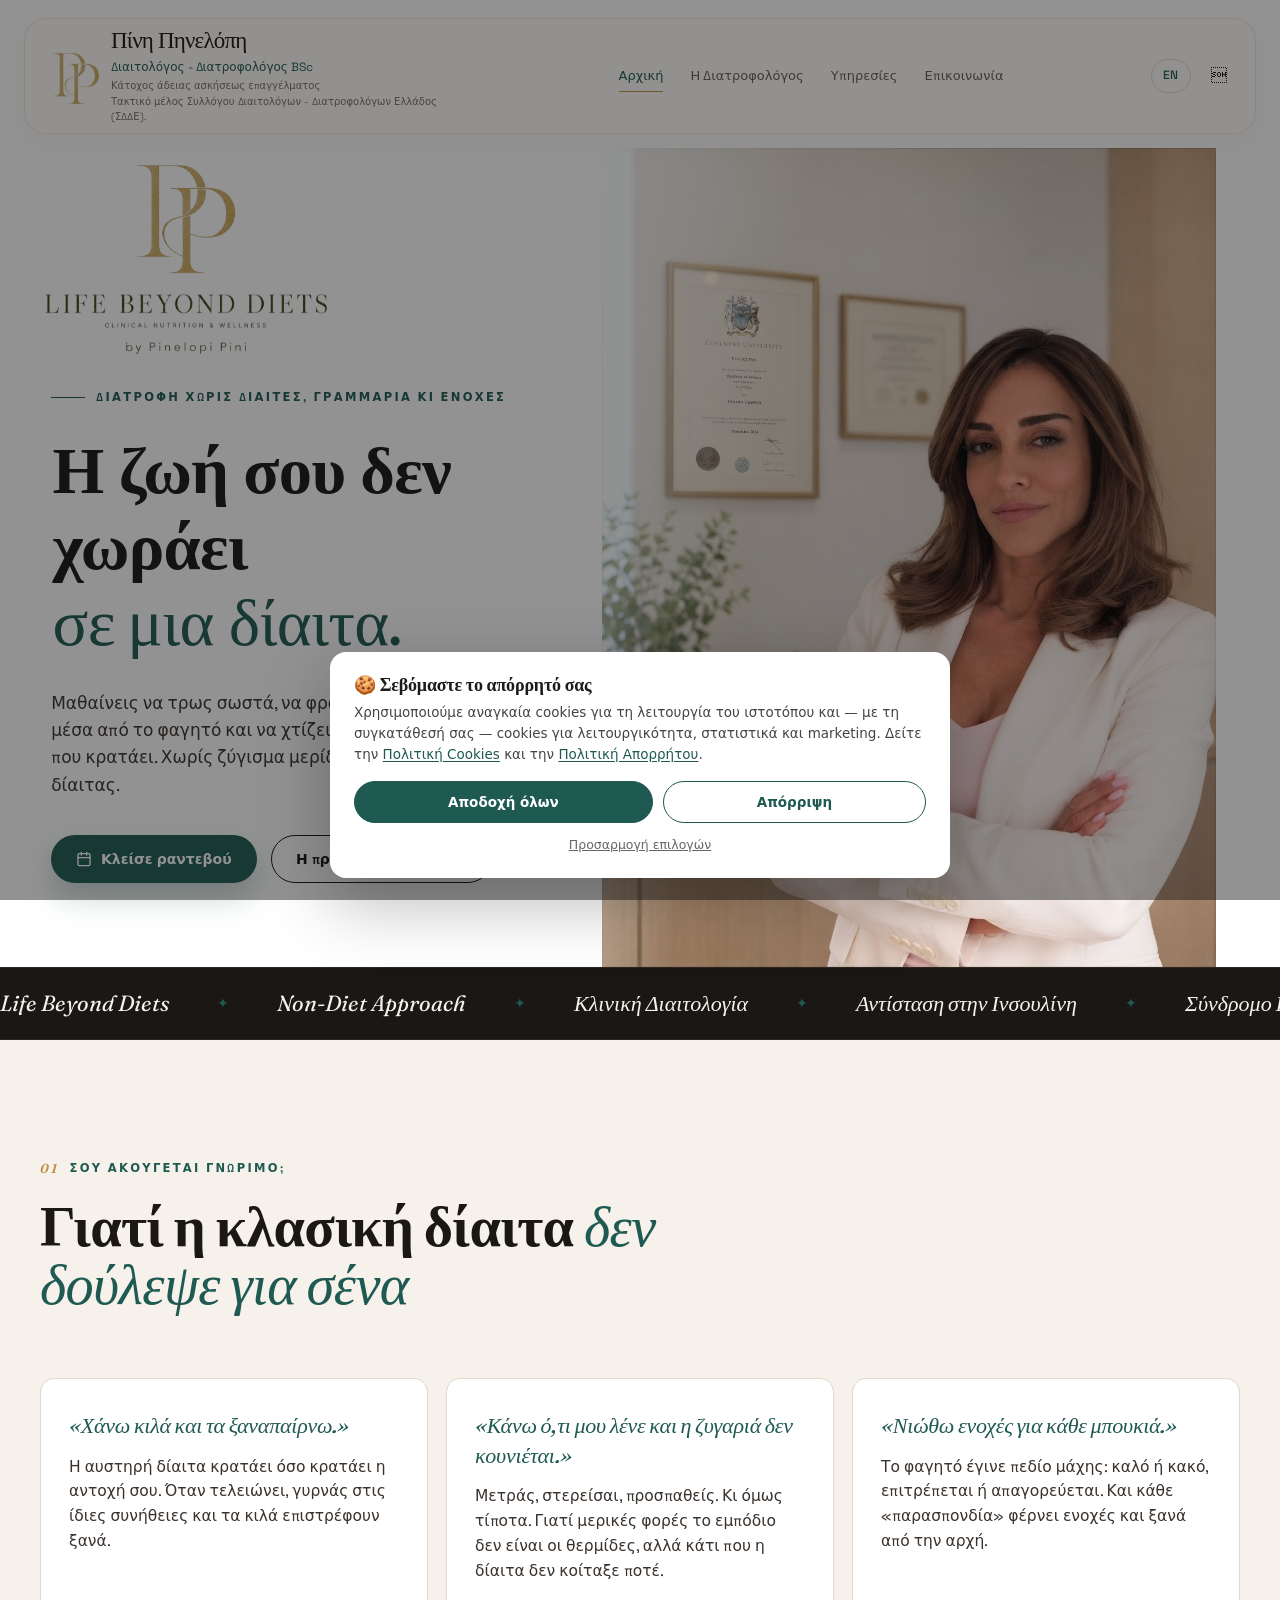
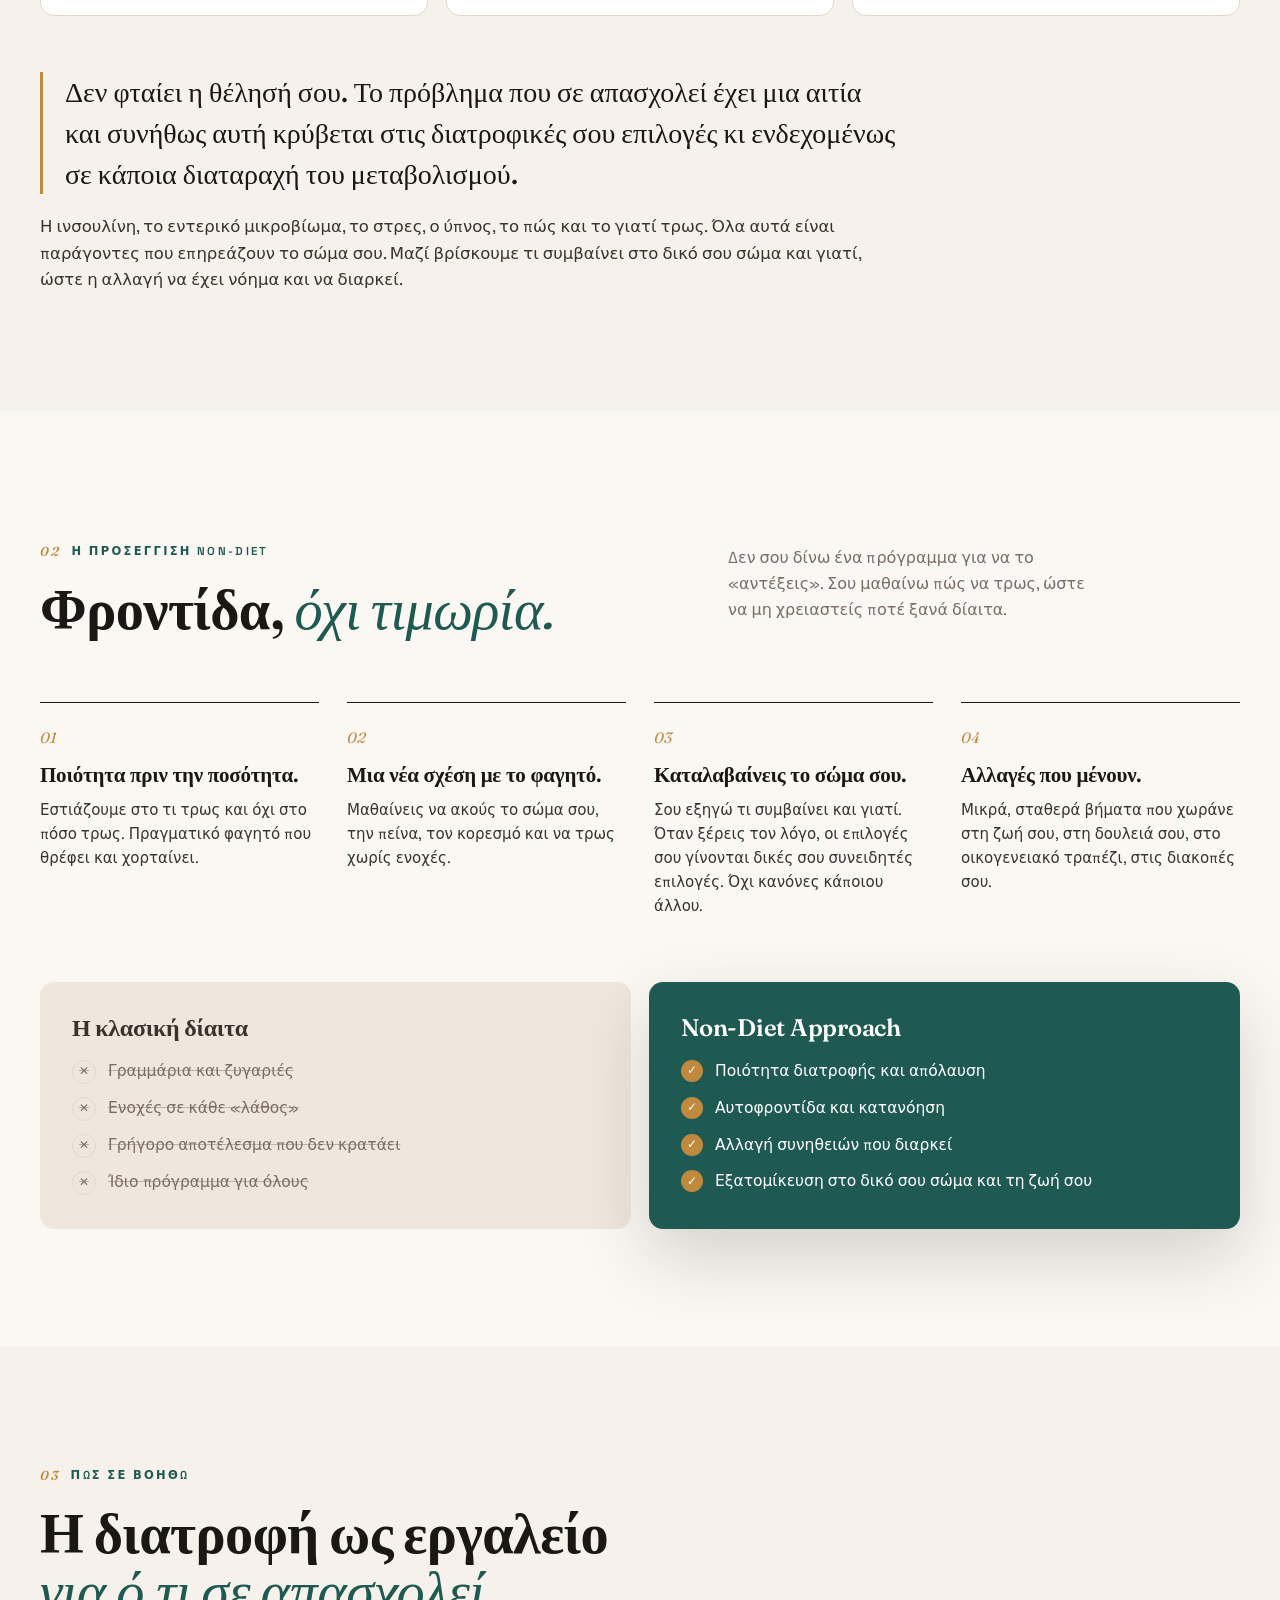
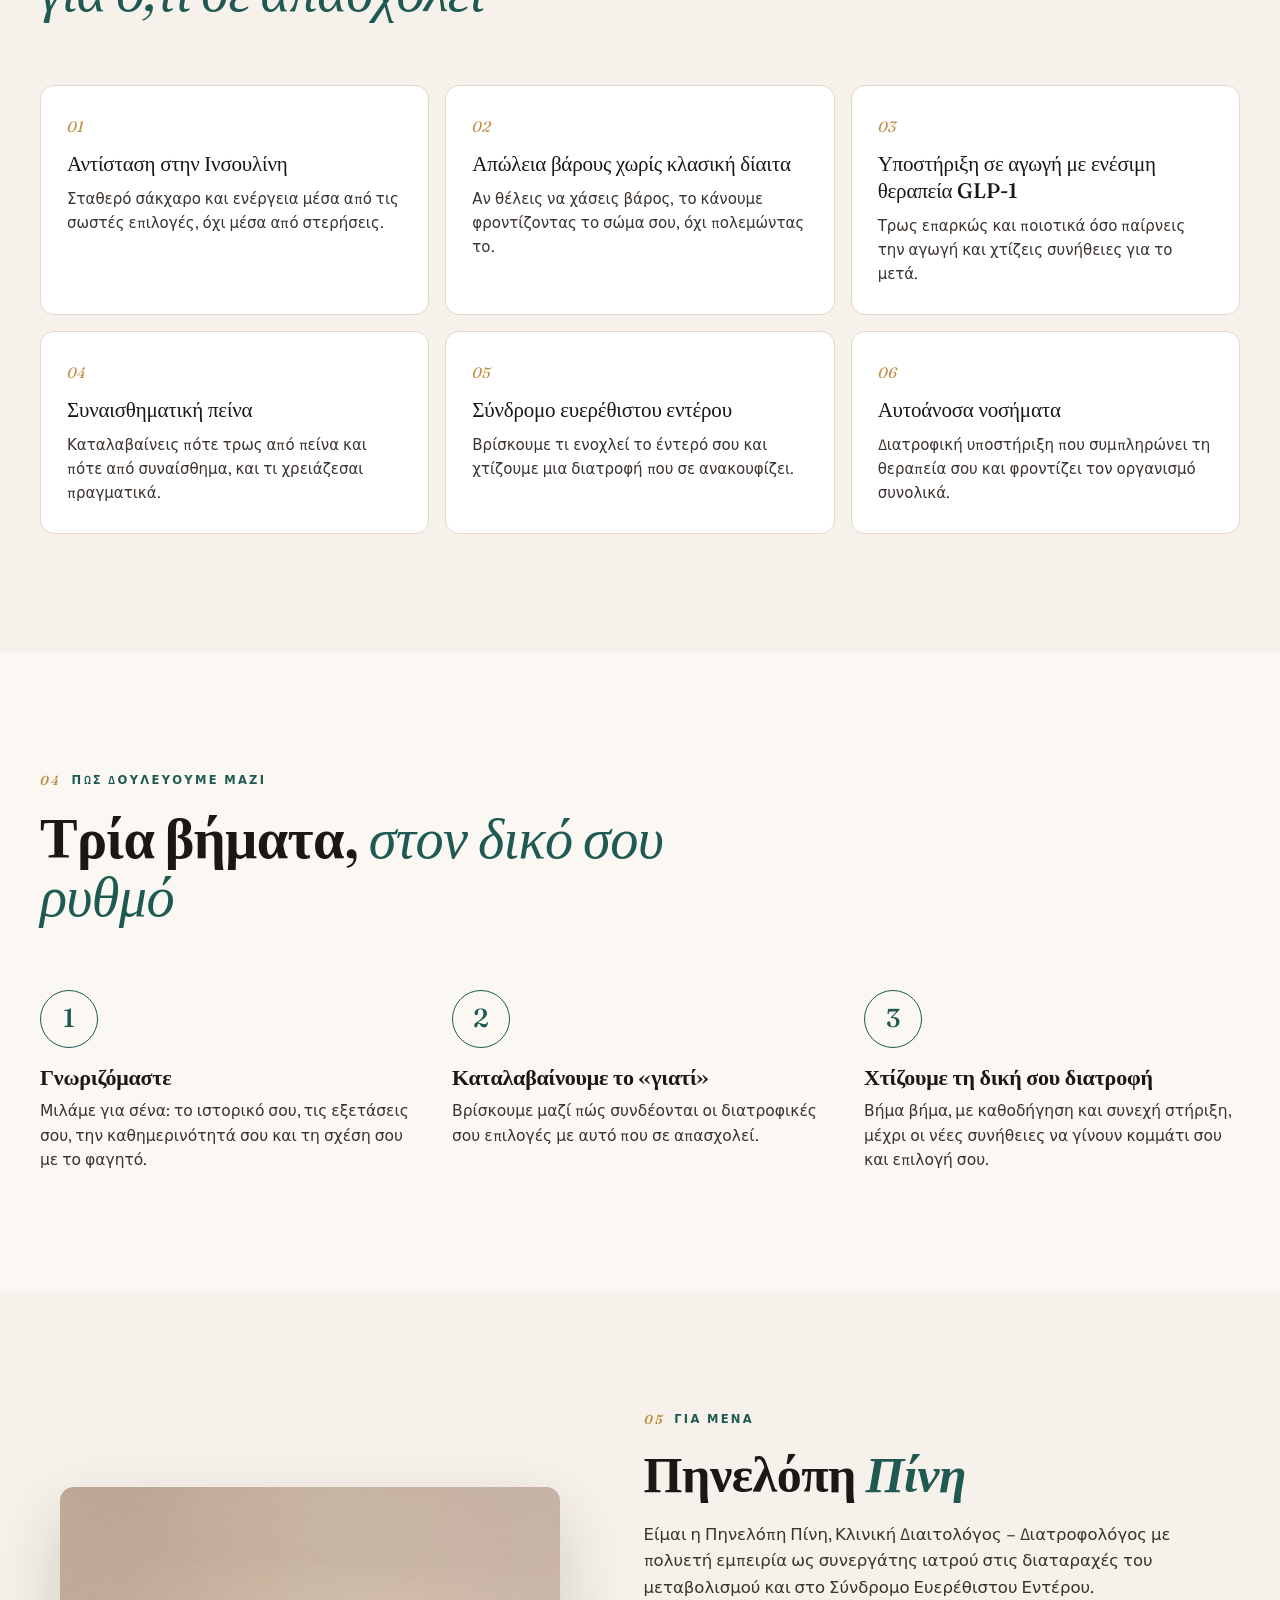
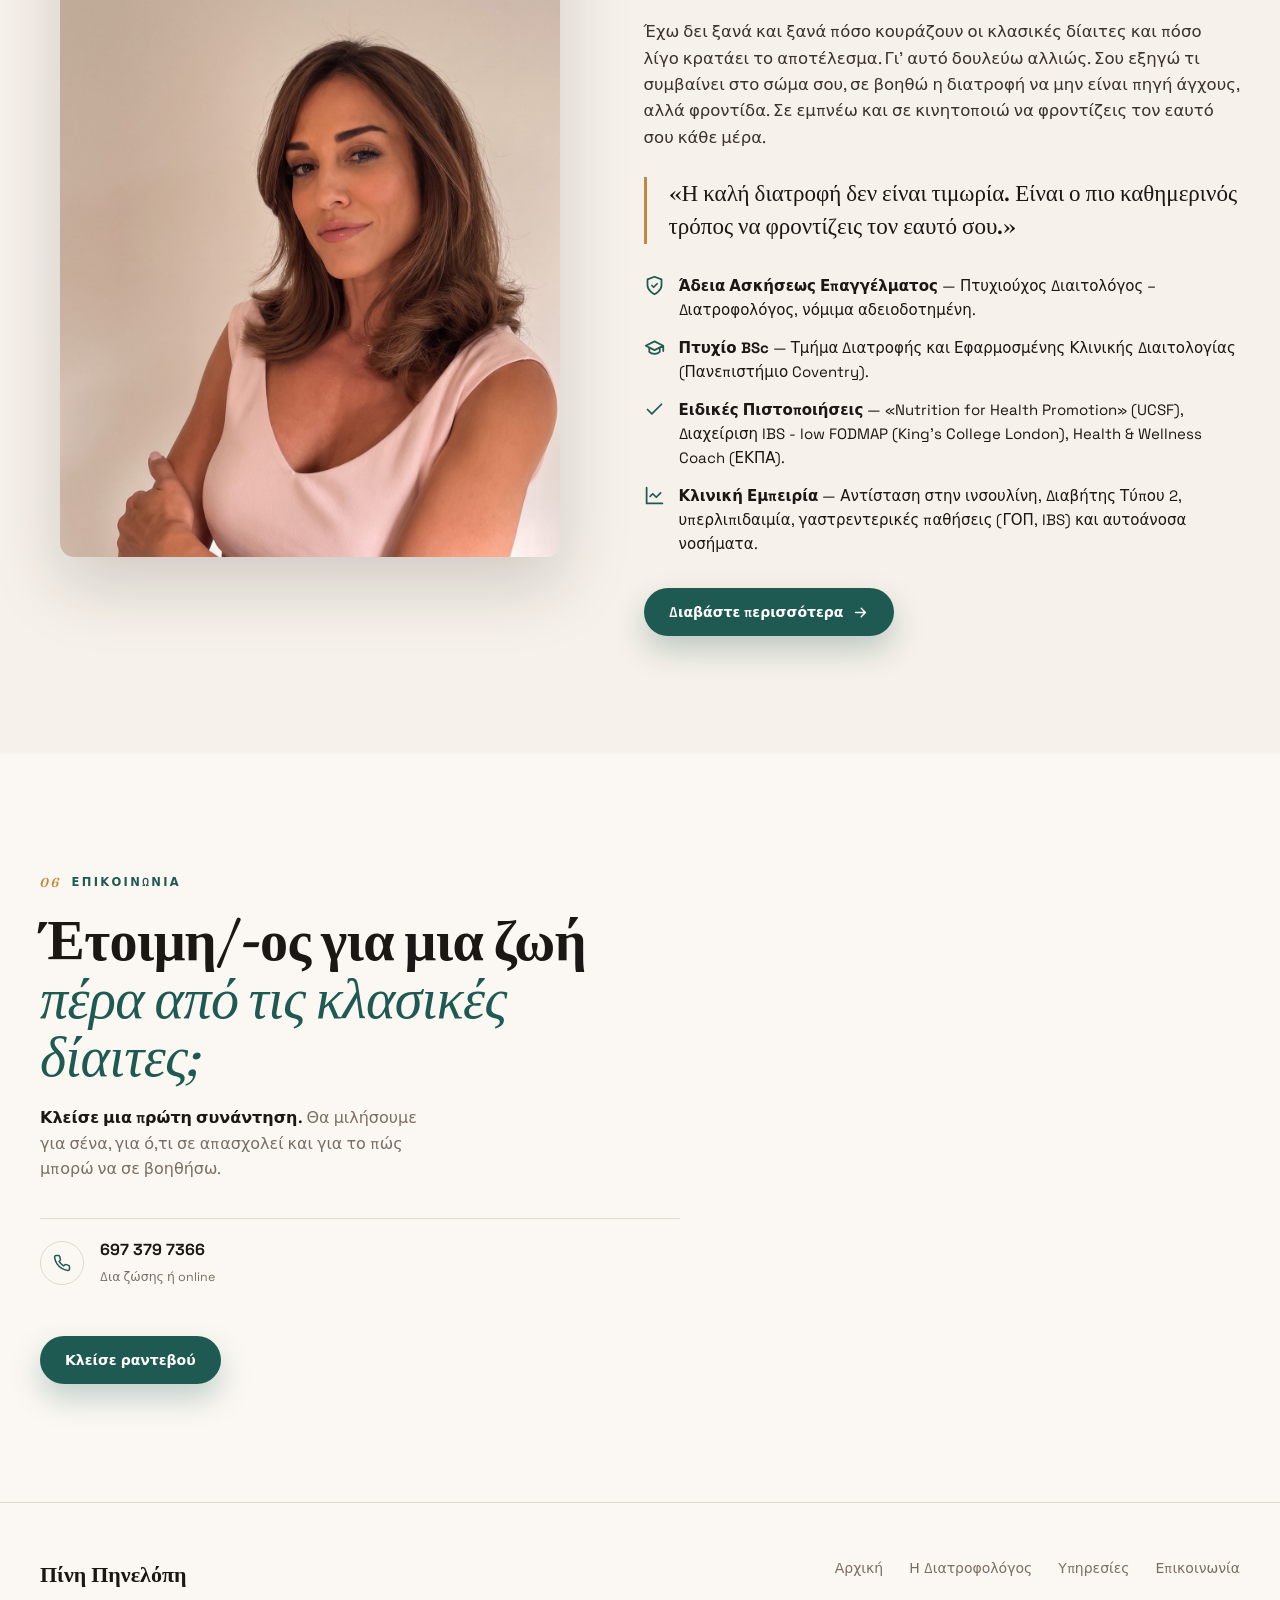
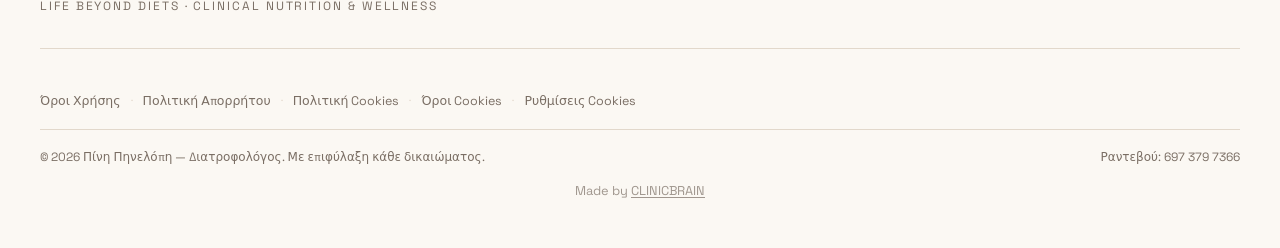
<file: index.html>
<!DOCTYPE html>
<html lang="el">
<head>
<meta charset="UTF-8" />
<meta name="viewport" content="width=device-width, initial-scale=1.0" />
<title>Life Beyond Diets — Πίνη Πηνελόπη, Διατροφολόγος · Non-Diet Approach</title>
<meta name="description" content="Διατροφή χωρίς δίαιτες, γραμμάρια κι ενοχές. Πίνη Πηνελόπη, Κλινική Διαιτολόγος – Διατροφολόγος BSc με Non-Diet Approach: αντίσταση στην ινσουλίνη, απώλεια βάρους χωρίς δίαιτα, υποστήριξη σε αγωγή GLP-1, συναισθηματική πείνα, ευερέθιστο έντερο και αυτοάνοσα." />
<meta name="keywords" content="διαιτολόγος Αθήνα, διατροφολόγος Αθήνα, Πίνη Πηνελόπη, non-diet approach, αντίσταση ινσουλίνης, ευερέθιστο έντερο, διατροφική συμπεριφορά, GLP-1 διατροφή, συναισθηματική πείνα, Life Beyond Diets, clinical dietitian" />
<meta name="author" content="Πίνη Πηνελόπη — Διατροφολόγος" />
<meta name="robots" content="index, follow, max-image-preview:large" />
<link rel="alternate" hreflang="el" href="/index.html" />
<link rel="alternate" hreflang="en" href="/en/index.html" />
<link rel="canonical" href="https://pinipinelopi.gr/index.html" />

<meta property="og:site_name" content="Πίνη Πηνελόπη — Διατροφολόγος" />
<meta property="og:locale" content="el_GR" />
<meta property="og:type" content="website" />
<meta property="og:title" content="Life Beyond Diets — Πίνη Πηνελόπη, Διατροφολόγος · Non-Diet Approach" />
<meta property="og:description" content="Διατροφή χωρίς δίαιτες, γραμμάρια κι ενοχές. Πίνη Πηνελόπη, Κλινική Διαιτολόγος – Διατροφολόγος BSc με Non-Diet Approach: αντίσταση στην ινσουλίνη, απώλεια βάρους χωρίς δίαιτα, υποστήριξη σε αγωγή GLP-1, συναισθηματική πείνα, ευερέθιστο έντερο και αυτοάνοσα." />
<meta property="og:url" content="https://pinipinelopi.gr/index.html" />
<meta property="og:image" content="https://pini-swart.vercel.app/assets/pini-home-sept2026.jpg" />
<meta name="twitter:card" content="summary_large_image" />
<meta name="twitter:title" content="Life Beyond Diets — Πίνη Πηνελόπη, Διατροφολόγος · Non-Diet Approach" />
<meta name="twitter:description" content="Διατροφή χωρίς δίαιτες, γραμμάρια κι ενοχές. Πίνη Πηνελόπη, Κλινική Διαιτολόγος – Διατροφολόγος BSc με Non-Diet Approach: αντίσταση στην ινσουλίνη, απώλεια βάρους χωρίς δίαιτα, υποστήριξη σε αγωγή GLP-1, συναισθηματική πείνα, ευερέθιστο έντερο και αυτοάνοσα." />
<meta name="twitter:image" content="https://pini-swart.vercel.app/assets/pini-home-sept2026.jpg" />

<script type="application/ld+json">{"@context":"https://schema.org","@type":["HealthAndBeautyBusiness","LocalBusiness"],"@id":"https://pinipinelopi.gr/#clinic","name":"Πίνη Πηνελόπη — Διατροφολόγος","alternateName":"Πίνη Πηνελόπη, Διατροφολόγος – Διαιτολόγος BSc","url":"https://pinipinelopi.gr/","telephone":"+306973797366","image":"https://pini-swart.vercel.app/assets/pini-home-sept2026.jpg","priceRange":"€€","currenciesAccepted":"EUR","founder":{"@type":"Person","name":"Πίνη Πηνελόπη","jobTitle":"Διατροφολόγος – Διαιτολόγος","alumniOf":"Πανεπιστήμιο Coventry"}}</script>
<script type="application/ld+json">{"@context":"https://schema.org","@type":"WebSite","name":"Πίνη Πηνελόπη — Διατροφολόγος","url":"https://pinipinelopi.gr/","inLanguage":"el"}</script>
<meta name="theme-color" content="#1b1714" />
<link rel="preconnect" href="https://fonts.googleapis.com" />
<link rel="preconnect" href="https://fonts.gstatic.com" crossorigin />
<link href="https://fonts.googleapis.com/css2?family=Fraunces:ital,opsz,wght@0,9..144,400;0,9..144,500;0,9..144,600;0,9..144,700;0,9..144,900;1,9..144,400;1,9..144,500&family=Space+Grotesk:wght@400;500;600;700&display=swap" rel="stylesheet" />
<link rel="stylesheet" href="assets/premium.css?v=20261111" />
<style>
  :root{
    --accent:#1f5a52;--accent-deep:#163f39;--gold:#c08a3e;
    --hero-bg:none;
  }
  .cb-credit{margin-top:14px;font-size:.8rem;text-align:center;opacity:.7}
  .cb-credit a{color:inherit;text-decoration:underline;text-underline-offset:2px}
  .cb-credit a:hover{opacity:1}
  .about-cta{display:flex;flex-wrap:wrap;gap:14px;margin-top:32px}
  .about-cta .btn svg{width:17px;height:17px}
  /* Life Beyond Diets homepage (Nov 2026) */
  .hero-logo{display:block;width:clamp(200px,22vw,290px);height:auto;margin:0 0 26px -6px;opacity:0;animation:fade .9s var(--ease) .1s forwards}
  .familiar{background:var(--paper)}
  .pain-grid{display:grid;grid-template-columns:repeat(3,1fr);gap:18px}
  .pain{background:var(--white);border:1px solid var(--line);border-radius:var(--r);padding:32px 28px}
  .pain h3{font-family:"Fraunces",serif;font-style:italic;font-weight:500;font-size:22px;line-height:1.35;color:var(--accent);margin:0 0 14px}
  .pain p{margin:0;color:var(--ink-2);font-size:15.5px}
  .cause{margin-top:56px;max-width:860px}
  .cause p{color:var(--ink-2);font-size:16.5px;margin:0}
  .cause .cause-lead{font-family:"Fraunces",serif;font-size:clamp(22px,2.4vw,28px);font-weight:500;line-height:1.45;color:var(--ink);margin:0 0 20px;padding-left:22px;border-left:3px solid var(--gold)}
  .approach{background:var(--cream)}
  .principles{display:grid;grid-template-columns:repeat(4,1fr);gap:28px}
  .principle{border-top:1px solid var(--ink);padding-top:22px}
  .principle .pnum,.help-card .hnum{font-family:"Fraunces",serif;font-style:italic;color:var(--gold);font-size:15px}
  .principle h3{font-family:"Fraunces",serif;font-weight:600;font-size:21px;margin:10px 0 10px;line-height:1.3}
  .principle p{margin:0;color:var(--ink-2);font-size:15px}
  .compare{display:grid;grid-template-columns:1fr 1fr;gap:18px;margin-top:64px}
  .cmp{border-radius:var(--r);padding:34px 32px}
  .cmp h3{font-family:"Fraunces",serif;font-weight:600;font-size:24px;margin:0 0 18px}
  .cmp ul{list-style:none;margin:0;padding:0;display:grid;gap:12px}
  .cmp li{display:flex;gap:12px;align-items:flex-start;font-size:15.5px}
  .cmp li::before{flex:none;width:22px;height:22px;border-radius:50%;display:grid;place-items:center;font-size:12px;font-weight:700;margin-top:1px}
  .cmp-old{background:var(--paper-2);color:var(--muted)}
  .cmp-old h3{color:var(--ink-2)}
  .cmp-old li{text-decoration:line-through;text-decoration-color:rgba(122,110,100,.45)}
  .cmp-old li::before{content:"✕";border:1px solid var(--line);color:var(--muted)}
  .cmp-new{background:var(--accent);color:#fff;box-shadow:var(--shadow-l)}
  .cmp-new h3{color:#fff}
  .cmp-new li::before{content:"✓";background:var(--gold);color:#fff}
  .help{background:var(--paper)}
  .help-grid{display:grid;grid-template-columns:repeat(3,1fr);gap:16px}
  .help-card{background:var(--white);border:1px solid var(--line);border-radius:var(--r);padding:28px 26px;transition:transform .4s var(--ease),border-color .35s ease,box-shadow .35s ease}
  .help-card:hover{transform:translateY(-4px);border-color:var(--accent);box-shadow:var(--shadow-s)}
  .help-card h3{font-family:"Fraunces",serif;font-weight:500;font-size:21px;line-height:1.3;margin:10px 0 10px;color:var(--ink)}
  .help-card p{margin:0;color:var(--ink-2);font-size:15px}
  .steps{background:var(--cream)}
  .step-list{list-style:none;margin:0;padding:0;display:grid;grid-template-columns:repeat(3,1fr);gap:36px}
  .step{display:flex;flex-direction:column;gap:18px}
  .step .snum{width:58px;height:58px;border-radius:50%;border:1px solid var(--accent);color:var(--accent);display:grid;place-items:center;font-family:"Fraunces",serif;font-size:26px;font-weight:500}
  .step h3{font-family:"Fraunces",serif;font-weight:600;font-size:22px;margin:0 0 10px}
  .step p{margin:0;color:var(--ink-2);font-size:15.5px}
  .about{background:var(--paper)}
  .about-body p.intro{margin-top:26px;padding-left:22px;border-left:3px solid var(--gold)}
  .contact .clead strong{color:var(--ink);font-weight:600}
  @media (max-width:1000px){.principles{grid-template-columns:1fr 1fr}.help-grid{grid-template-columns:1fr 1fr}}
  @media (max-width:820px){.pain-grid,.compare,.step-list{grid-template-columns:1fr}.step-list{gap:28px}}
  @media (max-width:560px){.principles,.help-grid{grid-template-columns:1fr}.hero-logo{width:190px;margin:0 auto 18px}.cmp{padding:28px 22px}.pain{padding:26px 22px}}
</style>
</head>
<body class="home-page">

<div class="progress" id="progress"></div>
<div class="overlay" id="overlay"></div>

<header class="topbar" id="topbar">
  <div class="shell nav">
    <a class="brand" href="#top" aria-label="Πίνη Πηνελόπη">
      <span class="brand-mark"><img src="assets/pp-monogram.png" width="218" height="240" alt="" /></span>
      <span class="brand-txt"><strong>Πίνη Πηνελόπη</strong><span class="brand-title">Διαιτολόγος - Διατροφολόγος BSc</span><span class="brand-license">Κάτοχος άδειας ασκήσεως επαγγέλματος</span><span class="brand-membership">Τακτικό μέλος Συλλόγου Διαιτολόγων - Διατροφολόγων Ελλάδος (ΣΔΔΕ).</span></span>
    </a>
    <nav class="nav-links">
      <a href="index.html">Αρχική</a>
      <a href="h-diatrofologos.html">Η Διατροφολόγος</a>
      <a href="ypiresies.html">Υπηρεσίες</a>
      <a href="epikoinonia.html">Επικοινωνία</a>
    </nav>
    <div class="nav-side">
      <a class="nav-phone" href="tel:+306973797366">
        <svg viewBox="0 0 24 24" fill="none" stroke="currentColor" stroke-width="2" stroke-linecap="round" stroke-linejoin="round"><path d="M22 16.92v3a2 2 0 0 1-2.18 2 19.79 19.79 0 0 1-8.63-3.07 19.5 19.5 0 0 1-6-6 19.79 19.79 0 0 1-3.07-8.67A2 2 0 0 1 4.11 2h3a2 2 0 0 1 2 1.72c.13.96.36 1.9.7 2.81a2 2 0 0 1-.45 2.11L8.09 9.91a16 16 0 0 0 6 6l1.27-1.27a2 2 0 0 1 2.11-.45c.91.34 1.85.57 2.81.7A2 2 0 0 1 22 16.92Z"/></svg>
        697 379 7366
      </a>
      <a class="lang-switch" href="en/index.html" hreflang="en" lang="en" aria-label="English version">EN</a>
      
      <button class="hamburger" id="hamburger" type="button" aria-label="Άνοιγμα μενού" aria-expanded="false" aria-controls="drawer"><span></span><span></span><span></span></button>
    </div>
  </div>
</header>

<aside class="drawer" id="drawer">
  <a class="dlink" href="index.html">Αρχική <b>00</b></a>
  <a class="dlink" href="h-diatrofologos.html">Η Διατροφολόγος <b>01</b></a>
  <a class="dlink" href="ypiresies.html">Υπηρεσίες & Μετρήσεις <b>02</b></a>
  <a class="dlink" href="epikoinonia.html">Επικοινωνία & Ωράριο <b>03</b></a>
  <a class="dlink" href="en/index.html" hreflang="en" lang="en">English <b>EN</b></a>
  <a class="btn primary" href="epikoinonia.html">Κλείστε Ραντεβού</a>
</aside>

<main id="top">
<section class="hero">
  <img class="hero-photo" src="assets/pini-office-nov2026-v2.jpg" alt="" width="1200" height="1600" fetchpriority="high" aria-hidden="true" />
  <div class="shell">
    <div class="hero-text">
      <img class="hero-logo" src="assets/life-beyond-diets-logo.png" width="900" height="603" alt="Life Beyond Diets — Clinical Nutrition &amp; Wellness by Pinelopi Pini" />
      <div class="eyebrow">Διατροφή χωρίς δίαιτες, γραμμάρια κι ενοχές</div>
      <h1 id="heroH1">
        <span class="word"><i>Η</i></span> <span class="word"><i>ζωή</i></span> <span class="word"><i>σου</i></span> <span class="word"><i>δεν</i></span> <span class="word"><i>χωράει</i></span><br>
        <span class="word"><i class="it">σε μια</i></span> <span class="word"><i class="it">δίαιτα.</i></span>
      </h1>
      <p class="hero-copy">Μαθαίνεις να τρως σωστά, να φροντίζεις τον εαυτό σου μέσα από το φαγητό και να χτίζεις μια σχέση μαζί του που κρατάει. Χωρίς ζύγισμα μερίδων και το άγχος της δίαιτας.</p>
      <div class="hero-actions">
        <a class="btn primary" href="#contact">
          <svg viewBox="0 0 24 24" fill="none" stroke="currentColor" stroke-width="2" stroke-linecap="round" stroke-linejoin="round"><rect x="3" y="4" width="18" height="18" rx="2"/><path d="M16 2v4M8 2v4M3 10h18"/></svg>
          Κλείσε ραντεβού
        </a>
        <a class="btn ghost" href="#approach">Η προσέγγιση Non-Diet</a>
      </div>
      <img class="hero-mobile-art" src="assets/pini-office-nov2026-v2.jpg" alt="Η Πηνελόπη Πίνη στο γραφείο της" width="1200" height="1600" />
    </div>
  </div>
  <div class="ecg-wrap">
    <svg viewBox="0 0 1440 120" preserveAspectRatio="none" width="100%" height="120">
      <path class="ecg-line" pathLength="1000" d="M0,60 L260,60 L290,60 L305,30 L320,90 L335,60 L520,60 L545,60 L560,20 L578,100 L596,60 L760,60 L788,60 L803,34 L818,86 L833,60 L1010,60 L1040,60 L1056,24 L1074,96 L1092,60 L1260,60 L1290,60 L1305,32 L1320,88 L1335,60 L1440,60"/>
    </svg>
  </div>
</section>

<div class="marquee" aria-hidden="true">
  <div class="marquee-track" id="marquee">
    <span>Life Beyond Diets</span><span>Non-Diet Approach</span><span>Κλινική Διαιτολογία</span><span>Αντίσταση στην Ινσουλίνη</span><span>Σύνδρομο Ευερέθιστου Εντέρου</span><span>Συναισθηματική Πείνα</span>
  </div>
</div>

<section class="section familiar" id="familiar">
  <div class="shell">
    <div class="shead reveal">
      <div>
        <div class="kicker"><span class="num">01</span> Σου ακούγεται γνώριμο;</div>
        <h2>Γιατί η κλασική δίαιτα <em>δεν δούλεψε για σένα</em></h2>
      </div>
    </div>
    <div class="pain-grid">
      <article class="pain reveal">
        <h3>«Χάνω κιλά και τα ξαναπαίρνω.»</h3>
        <p>Η αυστηρή δίαιτα κρατάει όσο κρατάει η αντοχή σου. Όταν τελειώνει, γυρνάς στις ίδιες συνήθειες και τα κιλά επιστρέφουν ξανά.</p>
      </article>
      <article class="pain reveal">
        <h3>«Κάνω ό,τι μου λένε και η ζυγαριά δεν κουνιέται.»</h3>
        <p>Μετράς, στερείσαι, προσπαθείς. Κι όμως τίποτα. Γιατί μερικές φορές το εμπόδιο δεν είναι οι θερμίδες, αλλά κάτι που η δίαιτα δεν κοίταξε ποτέ.</p>
      </article>
      <article class="pain reveal">
        <h3>«Νιώθω ενοχές για κάθε μπουκιά.»</h3>
        <p>Το φαγητό έγινε πεδίο μάχης: καλό ή κακό, επιτρέπεται ή απαγορεύεται. Και κάθε «παρασπονδία» φέρνει ενοχές και ξανά από την αρχή.</p>
      </article>
    </div>
    <div class="cause reveal">
      <p class="cause-lead">Δεν φταίει η θέλησή σου. Το πρόβλημα που σε απασχολεί έχει μια αιτία και συνήθως αυτή κρύβεται στις διατροφικές σου επιλογές κι ενδεχομένως σε κάποια διαταραχή του μεταβολισμού.</p>
      <p>Η ινσουλίνη, το εντερικό μικροβίωμα, το στρες, ο ύπνος, το πώς και το γιατί τρως. Όλα αυτά είναι παράγοντες που επηρεάζουν το σώμα σου. Μαζί βρίσκουμε τι συμβαίνει στο δικό σου σώμα και γιατί, ώστε η αλλαγή να έχει νόημα και να διαρκεί.</p>
    </div>
  </div>
</section>

<section class="section approach" id="approach">
  <div class="shell">
    <div class="shead reveal">
      <div>
        <div class="kicker"><span class="num">02</span> Η προσέγγιση Non-Diet</div>
        <h2>Φροντίδα, <em>όχι τιμωρία.</em></h2>
      </div>
      <p class="lead">Δεν σου δίνω ένα πρόγραμμα για να το «αντέξεις». Σου μαθαίνω πώς να τρως, ώστε να μη χρειαστείς ποτέ ξανά δίαιτα.</p>
    </div>
    <div class="principles">
      <article class="principle reveal"><span class="pnum">01</span><h3>Ποιότητα πριν την ποσότητα.</h3><p>Εστιάζουμε στο τι τρως και όχι στο πόσο τρως. Πραγματικό φαγητό που θρέφει και χορταίνει.</p></article>
      <article class="principle reveal"><span class="pnum">02</span><h3>Μια νέα σχέση με το φαγητό.</h3><p>Μαθαίνεις να ακούς το σώμα σου, την πείνα, τον κορεσμό και να τρως χωρίς ενοχές.</p></article>
      <article class="principle reveal"><span class="pnum">03</span><h3>Καταλαβαίνεις το σώμα σου.</h3><p>Σου εξηγώ τι συμβαίνει και γιατί. Όταν ξέρεις τον λόγο, οι επιλογές σου γίνονται δικές σου συνειδητές επιλογές. Όχι κανόνες κάποιου άλλου.</p></article>
      <article class="principle reveal"><span class="pnum">04</span><h3>Αλλαγές που μένουν.</h3><p>Μικρά, σταθερά βήματα που χωράνε στη ζωή σου, στη δουλειά σου, στο οικογενειακό τραπέζι, στις διακοπές σου.</p></article>
    </div>
    <div class="compare reveal">
      <div class="cmp cmp-old">
        <h3>Η κλασική δίαιτα</h3>
        <ul>
          <li>Γραμμάρια και ζυγαριές</li>
          <li>Ενοχές σε κάθε «λάθος»</li>
          <li>Γρήγορο αποτέλεσμα που δεν κρατάει</li>
          <li>Ίδιο πρόγραμμα για όλους</li>
        </ul>
      </div>
      <div class="cmp cmp-new">
        <h3>Non-Diet Approach</h3>
        <ul>
          <li>Ποιότητα διατροφής και απόλαυση</li>
          <li>Αυτοφροντίδα και κατανόηση</li>
          <li>Αλλαγή συνηθειών που διαρκεί</li>
          <li>Εξατομίκευση στο δικό σου σώμα και τη ζωή σου</li>
        </ul>
      </div>
    </div>
  </div>
</section>

<section class="section help" id="services">
  <div class="shell">
    <div class="shead reveal">
      <div>
        <div class="kicker"><span class="num">03</span> Πώς σε βοηθώ</div>
        <h2>Η διατροφή ως εργαλείο <em>για ό,τι σε απασχολεί</em></h2>
      </div>
    </div>
    <div class="help-grid">
      <article class="help-card reveal"><span class="hnum">01</span><h3>Αντίσταση στην Ινσουλίνη</h3><p>Σταθερό σάκχαρο και ενέργεια μέσα από τις σωστές επιλογές, όχι μέσα από στερήσεις.</p></article>
      <article class="help-card reveal"><span class="hnum">02</span><h3>Απώλεια βάρους χωρίς κλασική δίαιτα</h3><p>Αν θέλεις να χάσεις βάρος, το κάνουμε φροντίζοντας το σώμα σου, όχι πολεμώντας το.</p></article>
      <article class="help-card reveal"><span class="hnum">03</span><h3>Υποστήριξη σε αγωγή με ενέσιμη θεραπεία GLP-1</h3><p>Τρως επαρκώς και ποιοτικά όσο παίρνεις την αγωγή και χτίζεις συνήθειες για το μετά.</p></article>
      <article class="help-card reveal"><span class="hnum">04</span><h3>Συναισθηματική πείνα</h3><p>Καταλαβαίνεις πότε τρως από πείνα και πότε από συναίσθημα, και τι χρειάζεσαι πραγματικά.</p></article>
      <article class="help-card reveal"><span class="hnum">05</span><h3>Σύνδρομο ευερέθιστου εντέρου</h3><p>Βρίσκουμε τι ενοχλεί το έντερό σου και χτίζουμε μια διατροφή που σε ανακουφίζει.</p></article>
      <article class="help-card reveal"><span class="hnum">06</span><h3>Αυτοάνοσα νοσήματα</h3><p>Διατροφική υποστήριξη που συμπληρώνει τη θεραπεία σου και φροντίζει τον οργανισμό συνολικά.</p></article>
    </div>
  </div>
</section>

<section class="section steps" id="steps">
  <div class="shell">
    <div class="shead reveal">
      <div>
        <div class="kicker"><span class="num">04</span> Πώς δουλεύουμε μαζί</div>
        <h2>Τρία βήματα, <em>στον δικό σου ρυθμό</em></h2>
      </div>
    </div>
    <ol class="step-list">
      <li class="step reveal"><span class="snum">1</span><div><h3>Γνωριζόμαστε</h3><p>Μιλάμε για σένα: το ιστορικό σου, τις εξετάσεις σου, την καθημερινότητά σου και τη σχέση σου με το φαγητό.</p></div></li>
      <li class="step reveal"><span class="snum">2</span><div><h3>Καταλαβαίνουμε το «γιατί»</h3><p>Βρίσκουμε μαζί πώς συνδέονται οι διατροφικές σου επιλογές με αυτό που σε απασχολεί.</p></div></li>
      <li class="step reveal"><span class="snum">3</span><div><h3>Χτίζουμε τη δική σου διατροφή</h3><p>Βήμα βήμα, με καθοδήγηση και συνεχή στήριξη, μέχρι οι νέες συνήθειες να γίνουν κομμάτι σου και επιλογή σου.</p></div></li>
    </ol>
  </div>
</section>

<section class="section about" id="about">
  <div class="shell">
    <div class="about-grid">
      <div class="about-figure reveal">
        <img src="assets/pini-home-nov2026.jpg" width="1194" height="1600" loading="lazy" decoding="async" alt="Πηνελόπη Πίνη — Διαιτολόγος – Διατροφολόγος" />
      </div>
      <div class="about-body">
        <div class="kicker"><span class="num">05</span> Για μένα</div>
        <h2>Πηνελόπη <em>Πίνη</em></h2>
        <p class="reveal">Είμαι η Πηνελόπη Πίνη, Κλινική Διαιτολόγος – Διατροφολόγος με πολυετή εμπειρία ως συνεργάτης ιατρού στις διαταραχές του μεταβολισμού και στο Σύνδρομο Ευερέθιστου Εντέρου.</p>
        <p class="reveal">Έχω δει ξανά και ξανά πόσο κουράζουν οι κλασικές δίαιτες και πόσο λίγο κρατάει το αποτέλεσμα. Γι’ αυτό δουλεύω αλλιώς. Σου εξηγώ τι συμβαίνει στο σώμα σου, σε βοηθώ η διατροφή να μην είναι πηγή άγχους, αλλά φροντίδα. Σε εμπνέω και σε κινητοποιώ να φροντίζεις τον εαυτό σου κάθε μέρα.</p>
        <p class="intro reveal">«Η καλή διατροφή δεν είναι τιμωρία. Είναι ο πιο καθημερινός τρόπος να φροντίζεις τον εαυτό σου.»</p>
        <ul class="cred-list reveal">
          <li><svg viewBox="0 0 24 24" fill="none" stroke="currentColor" stroke-width="2" stroke-linecap="round" stroke-linejoin="round"><path d="M12 22s8-4 8-10V5l-8-3-8 3v7c0 6 8 10 8 10z"/><path d="m9 12 2 2 4-4"/></svg><span><b>Άδεια Ασκήσεως Επαγγέλματος</b> — Πτυχιούχος Διαιτολόγος – Διατροφολόγος, νόμιμα αδειοδοτημένη.</span></li>
          <li><svg viewBox="0 0 24 24" fill="none" stroke="currentColor" stroke-width="2" stroke-linecap="round" stroke-linejoin="round"><path d="M22 10v6M2 10l10-5 10 5-10 5z"/><path d="M6 12v5c3 3 9 3 12 0v-5"/></svg><span><b>Πτυχίο BSc</b> — Τμήμα Διατροφής και Εφαρμοσμένης Κλινικής Διαιτολογίας (Πανεπιστήμιο Coventry).</span></li>
          <li><svg viewBox="0 0 24 24" fill="none" stroke="currentColor" stroke-width="2" stroke-linecap="round" stroke-linejoin="round"><path d="M20 6 9 17l-5-5"/></svg><span><b>Ειδικές Πιστοποιήσεις</b> — «Nutrition for Health Promotion» (UCSF), Διαχείριση IBS - low FODMAP (King's College London), Health &amp; Wellness Coach (ΕΚΠΑ).</span></li>
          <li><svg viewBox="0 0 24 24" fill="none" stroke="currentColor" stroke-width="2" stroke-linecap="round" stroke-linejoin="round"><path d="M3 3v18h18"/><path d="m19 9-5 5-4-4-3 3"/></svg><span><b>Κλινική Εμπειρία</b> — Αντίσταση στην ινσουλίνη, Διαβήτης Τύπου 2, υπερλιπιδαιμία, γαστρεντερικές παθήσεις (ΓΟΠ, IBS) και αυτοάνοσα νοσήματα.</span></li>
        </ul>
        <div class="about-cta reveal">
          <a class="btn primary" href="h-diatrofologos.html" data-magnetic>
            Διαβάστε περισσότερα
            <svg viewBox="0 0 24 24" fill="none" stroke="currentColor" stroke-width="2" stroke-linecap="round" stroke-linejoin="round"><path d="M5 12h14M13 6l6 6-6 6"/></svg>
          </a>
        </div>
      </div>
    </div>
  </div>
</section>

<section class="section contact" id="contact">
  <div class="shell">
    <div class="contact-grid no-map">
      <div class="reveal">
        <div class="kicker"><span class="num">06</span> Επικοινωνία</div>
        <h2>Έτοιμη/-ος για μια ζωή <em>πέρα από τις κλασικές δίαιτες;</em></h2>
        <p class="clead"><strong>Κλείσε μια πρώτη συνάντηση.</strong> Θα μιλήσουμε για σένα, για ό,τι σε απασχολεί και για το πώς μπορώ να σε βοηθήσω.</p>
        <ul class="cinfo">
          <li><a href="tel:+306973797366"><span class="ci-ico"><svg viewBox="0 0 24 24" fill="none" stroke="currentColor" stroke-width="2" stroke-linecap="round" stroke-linejoin="round"><path d="M22 16.92v3a2 2 0 0 1-2.18 2 19.79 19.79 0 0 1-8.63-3.07 19.5 19.5 0 0 1-6-6 19.79 19.79 0 0 1-3.07-8.67A2 2 0 0 1 4.11 2h3a2 2 0 0 1 2 1.72c.13.96.36 1.9.7 2.81a2 2 0 0 1-.45 2.11L8.09 9.91a16 16 0 0 0 6 6l1.27-1.27a2 2 0 0 1 2.11-.45c.91.34 1.85.57 2.81.7A2 2 0 0 1 22 16.92Z"/></svg></span><div><b>697 379 7366</b><span>Δια ζώσης ή online</span></div></a></li>
        </ul>
        <a class="btn primary" href="tel:+306973797366" data-magnetic style="margin-top:30px">Κλείσε ραντεβού</a>
      </div>
    </div>
  </div>
</section>
</main>

<footer>
  <div class="shell">
    <div class="foot-top">
      <div class="foot-brand"><strong>Πίνη Πηνελόπη</strong><span>Life Beyond Diets · Clinical Nutrition &amp; Wellness</span></div>
      <nav class="foot-nav">
        <a href="index.html">Αρχική</a><a href="h-diatrofologos.html">Η Διατροφολόγος</a><a href="ypiresies.html">Υπηρεσίες</a><a href="epikoinonia.html">Επικοινωνία</a>
      </nav>
    </div>
    <div class="foot-legal">
      <a href="legal/terms.html">Όροι Χρήσης</a><span class="sep">·</span>
      <a href="legal/privacy.html">Πολιτική Απορρήτου</a><span class="sep">·</span>
      <a href="legal/cookies.html">Πολιτική Cookies</a><span class="sep">·</span>
      <a href="legal/cookie-terms.html">Όροι Cookies</a><span class="sep">·</span>
      <a href="#" data-cookie-settings>Ρυθμίσεις Cookies</a>
    </div>
    <div class="foot-bottom">
      <span>© <span id="year"></span> Πίνη Πηνελόπη — Διατροφολόγος. Με επιφύλαξη κάθε δικαιώματος.</span>
      <span>Ραντεβού: <a href="tel:+306973797366">697 379 7366</a></span>
    </div>
    <p class="cb-credit">
      Made by
      <a href="https://clinicbrain.gr/?utm_source=client-site&utm_medium=footer&utm_campaign=made-by"
         target="_blank" rel="noopener noreferrer">CLINICBRAIN</a>
    </p>
  </div>
</footer>

<button class="to-top" id="toTop" aria-label="Επιστροφή στην κορυφή">
  <svg viewBox="0 0 24 24" fill="none" stroke="currentColor" stroke-width="2.4" stroke-linecap="round" stroke-linejoin="round"><path d="M12 19V5M5 12l7-7 7 7"/></svg>
</button>

<script src="assets/premium.js?v=20261001"></script>
<script src="cookie-consent.js?v=20261001"></script>
</body>
</html>
</file>
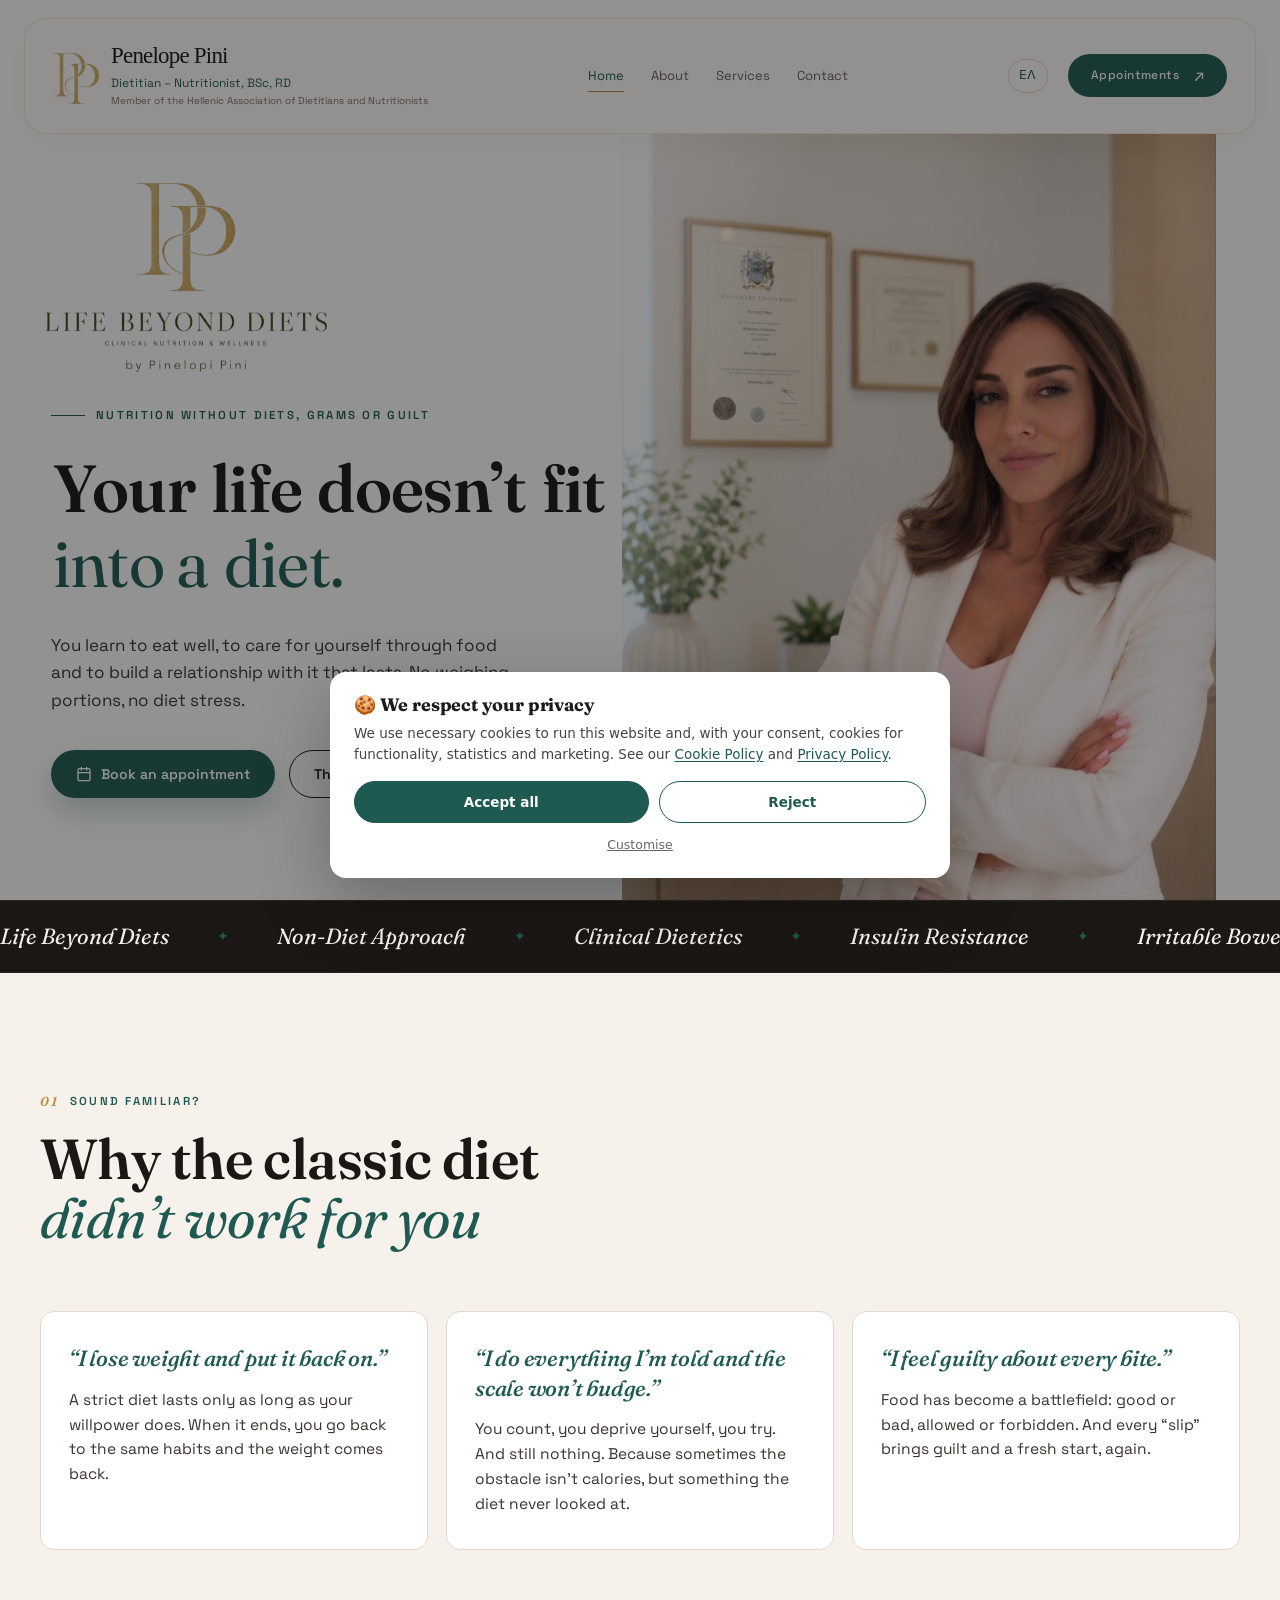
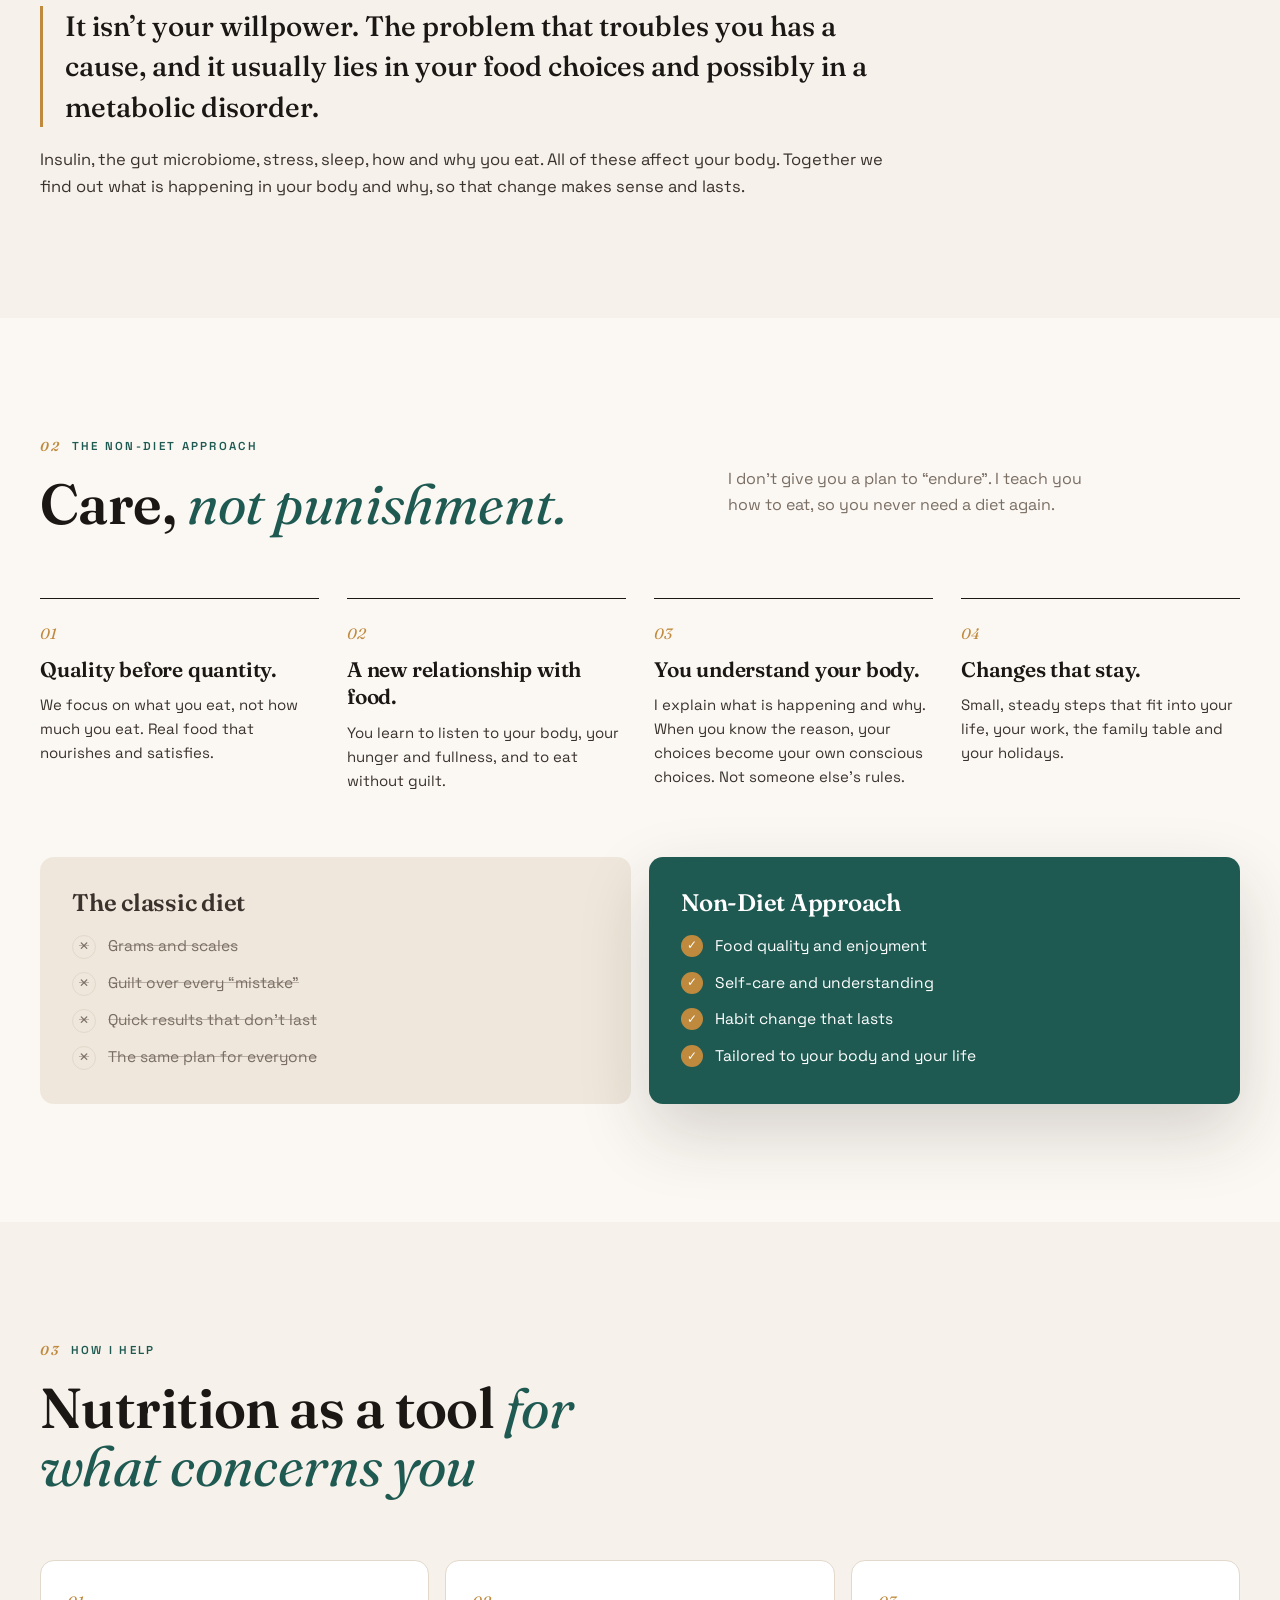
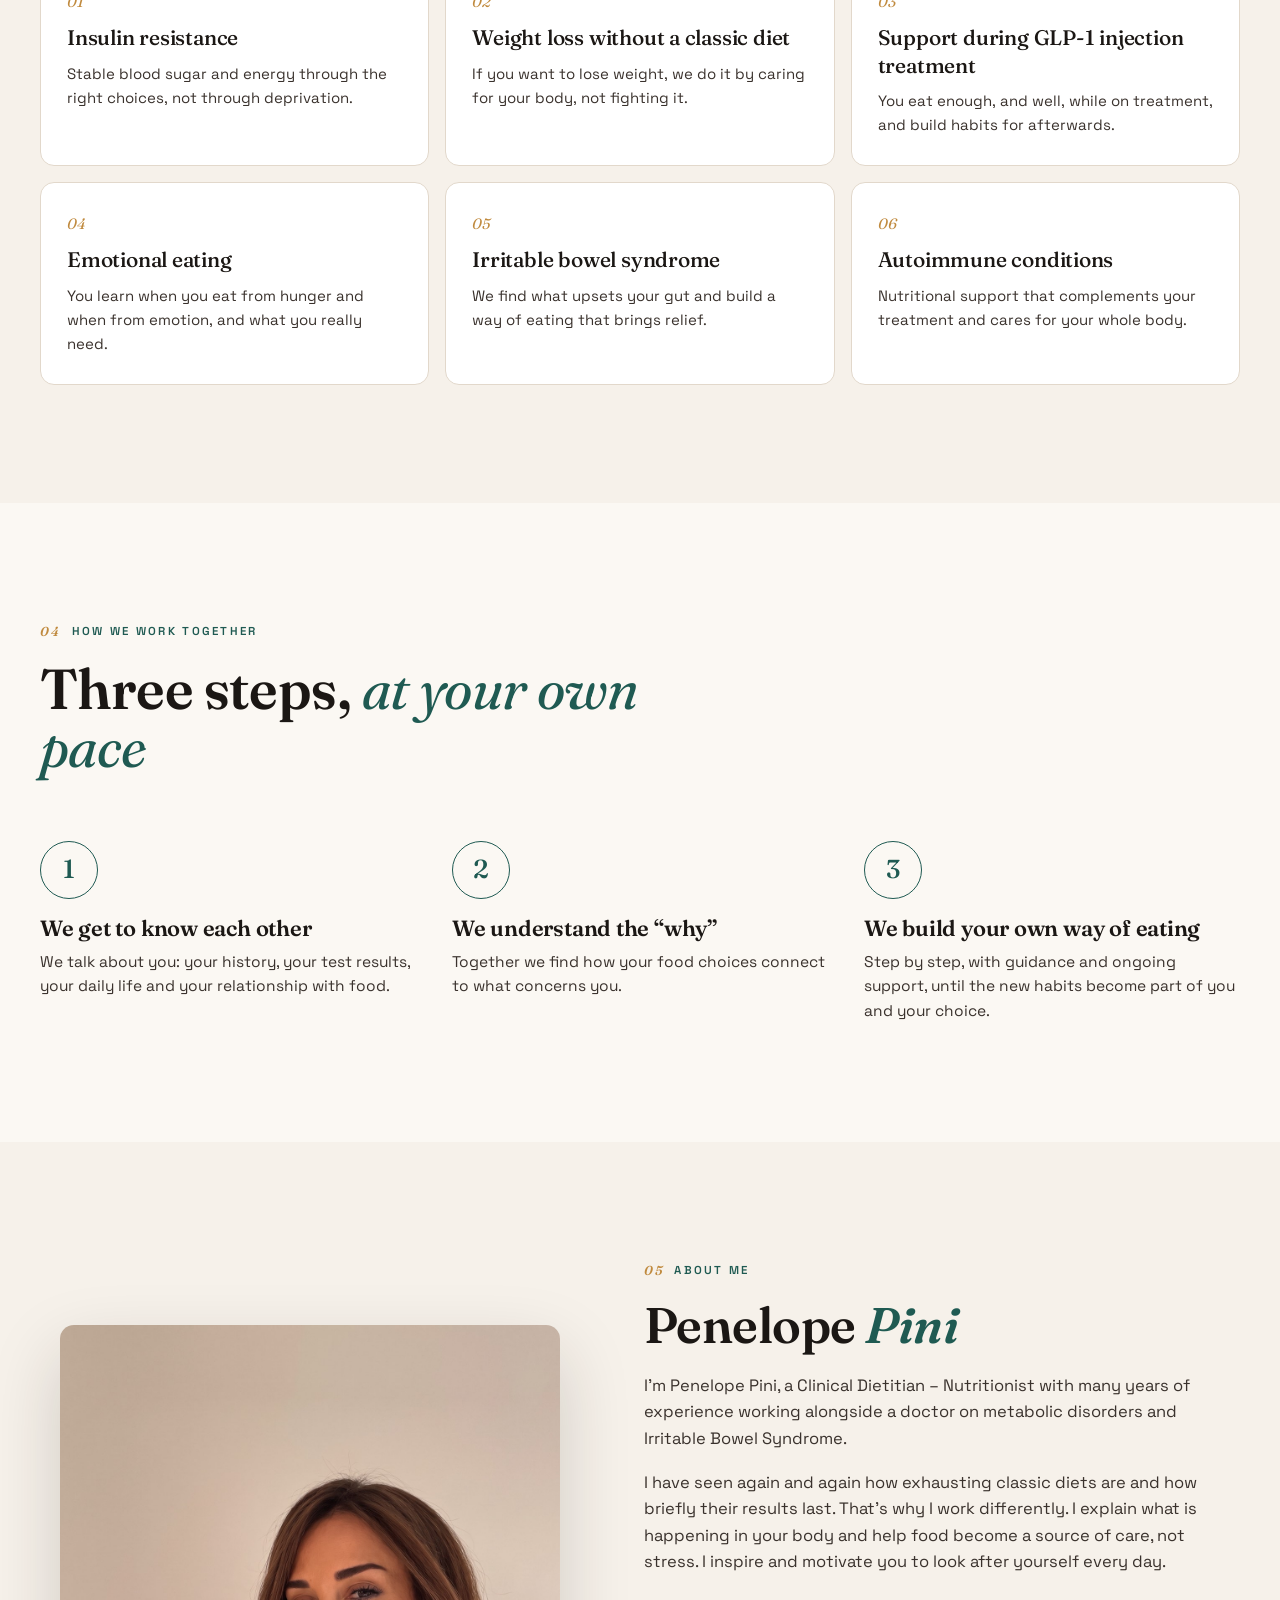
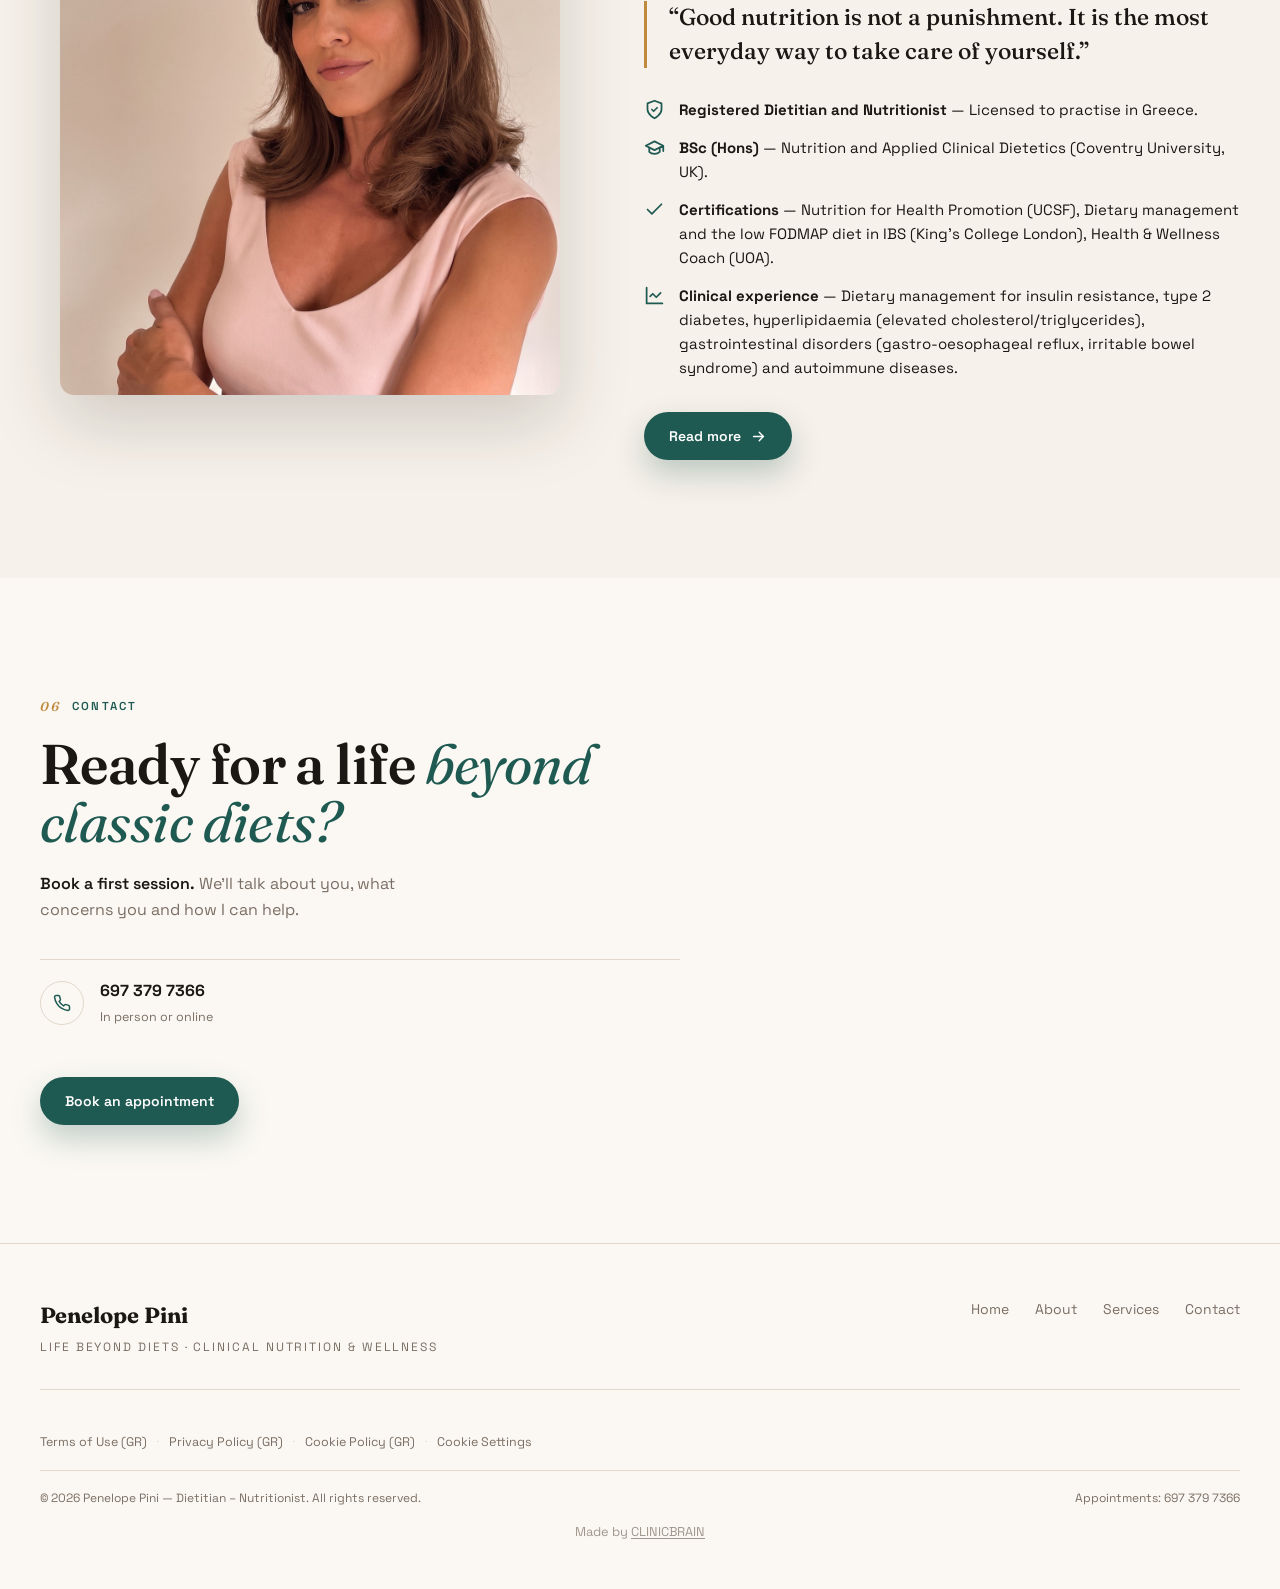
<file: en/index.html>
<!DOCTYPE html>
<html lang="en">
<head>
<meta charset="UTF-8" />
<meta name="viewport" content="width=device-width, initial-scale=1.0" />
<title>Life Beyond Diets — Penelope Pini, Dietitian – Nutritionist · Non-Diet Approach</title>
<meta name="description" content="Penelope Pini, registered Dietitian – Nutritionist (BSc, RD) and Certified Health & Wellness Coach. Non-Diet Approach: insulin resistance, type 2 diabetes, hyperlipidaemia, IBS and autoimmune conditions. In-person and online sessions." />
<meta name="author" content="Penelope Pini — Dietitian – Nutritionist" />
<meta name="robots" content="index, follow, max-image-preview:large" />
<link rel="alternate" hreflang="el" href="/index.html" />
<link rel="alternate" hreflang="en" href="/en/index.html" />
<link rel="canonical" href="https://pinipinelopi.gr/en/index.html" />

<meta property="og:site_name" content="Penelope Pini — Dietitian – Nutritionist" />
<meta property="og:locale" content="en_GB" />
<meta property="og:locale:alternate" content="el_GR" />
<meta property="og:type" content="website" />
<meta property="og:title" content="Life Beyond Diets — Penelope Pini, Dietitian – Nutritionist · Non-Diet Approach" />
<meta property="og:description" content="Penelope Pini, registered Dietitian – Nutritionist (BSc, RD) and Certified Health & Wellness Coach. Non-Diet Approach: insulin resistance, type 2 diabetes, hyperlipidaemia, IBS and autoimmune conditions. In-person and online sessions." />
<meta property="og:url" content="https://pinipinelopi.gr/en/index.html" />
<meta property="og:image" content="https://pini-swart.vercel.app/assets/pini-home-sept2026.jpg" />
<meta name="twitter:card" content="summary_large_image" />
<meta name="twitter:title" content="Life Beyond Diets — Penelope Pini, Dietitian – Nutritionist · Non-Diet Approach" />
<meta name="twitter:description" content="Penelope Pini, registered Dietitian – Nutritionist (BSc, RD) and Certified Health & Wellness Coach. Non-Diet Approach: insulin resistance, type 2 diabetes, hyperlipidaemia, IBS and autoimmune conditions. In-person and online sessions." />
<meta name="twitter:image" content="https://pini-swart.vercel.app/assets/pini-home-sept2026.jpg" />

<script type="application/ld+json">{"@context":"https://schema.org","@type":["HealthAndBeautyBusiness","LocalBusiness"],"@id":"https://pinipinelopi.gr/#clinic","name":"Penelope Pini — Dietitian – Nutritionist","url":"https://pinipinelopi.gr/en/","telephone":"+306973797366","image":"https://pini-swart.vercel.app/assets/pini-home-sept2026.jpg","founder":{"@type":"Person","name":"Penelope Pini","jobTitle":"Dietitian – Nutritionist","alumniOf":"Coventry University"}}</script>
<meta name="theme-color" content="#1b1714" />
<link rel="preconnect" href="https://fonts.googleapis.com" />
<link rel="preconnect" href="https://fonts.gstatic.com" crossorigin />
<link href="https://fonts.googleapis.com/css2?family=Fraunces:ital,opsz,wght@0,9..144,400;0,9..144,500;0,9..144,600;0,9..144,700;0,9..144,900;1,9..144,400;1,9..144,500&family=Space+Grotesk:wght@400;500;600;700&display=swap" rel="stylesheet" />
<link rel="stylesheet" href="../assets/premium.css?v=20261111" />
<style>
  :root{
    --accent:#1f5a52;--accent-deep:#163f39;--gold:#c08a3e;
    --hero-bg:none;
  }
  .cb-credit{margin-top:14px;font-size:.8rem;text-align:center;opacity:.7}
  .cb-credit a{color:inherit;text-decoration:underline;text-underline-offset:2px}
  .cb-credit a:hover{opacity:1}
  .about-cta{display:flex;flex-wrap:wrap;gap:14px;margin-top:32px}
  .about-cta .btn svg{width:17px;height:17px}
  /* Life Beyond Diets homepage (Nov 2026) */
  .hero-logo{display:block;width:clamp(200px,22vw,290px);height:auto;margin:0 0 26px -6px;opacity:0;animation:fade .9s var(--ease) .1s forwards}
  .familiar{background:var(--paper)}
  .pain-grid{display:grid;grid-template-columns:repeat(3,1fr);gap:18px}
  .pain{background:var(--white);border:1px solid var(--line);border-radius:var(--r);padding:32px 28px}
  .pain h3{font-family:"Fraunces",serif;font-style:italic;font-weight:500;font-size:22px;line-height:1.35;color:var(--accent);margin:0 0 14px}
  .pain p{margin:0;color:var(--ink-2);font-size:15.5px}
  .cause{margin-top:56px;max-width:860px}
  .cause p{color:var(--ink-2);font-size:16.5px;margin:0}
  .cause .cause-lead{font-family:"Fraunces",serif;font-size:clamp(22px,2.4vw,28px);font-weight:500;line-height:1.45;color:var(--ink);margin:0 0 20px;padding-left:22px;border-left:3px solid var(--gold)}
  .approach{background:var(--cream)}
  .principles{display:grid;grid-template-columns:repeat(4,1fr);gap:28px}
  .principle{border-top:1px solid var(--ink);padding-top:22px}
  .principle .pnum,.help-card .hnum{font-family:"Fraunces",serif;font-style:italic;color:var(--gold);font-size:15px}
  .principle h3{font-family:"Fraunces",serif;font-weight:600;font-size:21px;margin:10px 0 10px;line-height:1.3}
  .principle p{margin:0;color:var(--ink-2);font-size:15px}
  .compare{display:grid;grid-template-columns:1fr 1fr;gap:18px;margin-top:64px}
  .cmp{border-radius:var(--r);padding:34px 32px}
  .cmp h3{font-family:"Fraunces",serif;font-weight:600;font-size:24px;margin:0 0 18px}
  .cmp ul{list-style:none;margin:0;padding:0;display:grid;gap:12px}
  .cmp li{display:flex;gap:12px;align-items:flex-start;font-size:15.5px}
  .cmp li::before{flex:none;width:22px;height:22px;border-radius:50%;display:grid;place-items:center;font-size:12px;font-weight:700;margin-top:1px}
  .cmp-old{background:var(--paper-2);color:var(--muted)}
  .cmp-old h3{color:var(--ink-2)}
  .cmp-old li{text-decoration:line-through;text-decoration-color:rgba(122,110,100,.45)}
  .cmp-old li::before{content:"✕";border:1px solid var(--line);color:var(--muted)}
  .cmp-new{background:var(--accent);color:#fff;box-shadow:var(--shadow-l)}
  .cmp-new h3{color:#fff}
  .cmp-new li::before{content:"✓";background:var(--gold);color:#fff}
  .help{background:var(--paper)}
  .help-grid{display:grid;grid-template-columns:repeat(3,1fr);gap:16px}
  .help-card{background:var(--white);border:1px solid var(--line);border-radius:var(--r);padding:28px 26px;transition:transform .4s var(--ease),border-color .35s ease,box-shadow .35s ease}
  .help-card:hover{transform:translateY(-4px);border-color:var(--accent);box-shadow:var(--shadow-s)}
  .help-card h3{font-family:"Fraunces",serif;font-weight:500;font-size:21px;line-height:1.3;margin:10px 0 10px;color:var(--ink)}
  .help-card p{margin:0;color:var(--ink-2);font-size:15px}
  .steps{background:var(--cream)}
  .step-list{list-style:none;margin:0;padding:0;display:grid;grid-template-columns:repeat(3,1fr);gap:36px}
  .step{display:flex;flex-direction:column;gap:18px}
  .step .snum{width:58px;height:58px;border-radius:50%;border:1px solid var(--accent);color:var(--accent);display:grid;place-items:center;font-family:"Fraunces",serif;font-size:26px;font-weight:500}
  .step h3{font-family:"Fraunces",serif;font-weight:600;font-size:22px;margin:0 0 10px}
  .step p{margin:0;color:var(--ink-2);font-size:15.5px}
  .about{background:var(--paper)}
  .about-body p.intro{margin-top:26px;padding-left:22px;border-left:3px solid var(--gold)}
  .contact .clead strong{color:var(--ink);font-weight:600}
  @media (max-width:1000px){.principles{grid-template-columns:1fr 1fr}.help-grid{grid-template-columns:1fr 1fr}}
  @media (max-width:820px){.pain-grid,.compare,.step-list{grid-template-columns:1fr}.step-list{gap:28px}}
  @media (max-width:560px){.principles,.help-grid{grid-template-columns:1fr}.hero-logo{width:190px;margin:0 auto 18px}.cmp{padding:28px 22px}.pain{padding:26px 22px}}
</style>
</head>
<body class="home-page">
<div class="progress" id="progress"></div>
<div class="overlay" id="overlay"></div>

<header class="topbar" id="topbar">
  <div class="shell nav">
    <a class="brand" href="#top" aria-label="Penelope Pini">
      <span class="brand-mark"><img src="../assets/pp-monogram.png" width="218" height="240" alt="" /></span>
      <span class="brand-txt"><strong>Penelope Pini</strong><span class="brand-title">Dietitian – Nutritionist, BSc, RD</span><span class="brand-membership">Member of the Hellenic Association of Dietitians and Nutritionists</span></span>
    </a>
    <nav class="nav-links">
      <a href="index.html">Home</a>
      <a href="about.html">About</a>
      <a href="services.html">Services</a>
      <a href="contact.html">Contact</a>
    </nav>
    <div class="nav-side">
      <a class="nav-phone" href="tel:+306973797366">
        <svg viewBox="0 0 24 24" fill="none" stroke="currentColor" stroke-width="2" stroke-linecap="round" stroke-linejoin="round"><path d="M22 16.92v3a2 2 0 0 1-2.18 2 19.79 19.79 0 0 1-8.63-3.07 19.5 19.5 0 0 1-6-6 19.79 19.79 0 0 1-3.07-8.67A2 2 0 0 1 4.11 2h3a2 2 0 0 1 2 1.72c.13.96.36 1.9.7 2.81a2 2 0 0 1-.45 2.11L8.09 9.91a16 16 0 0 0 6 6l1.27-1.27a2 2 0 0 1 2.11-.45c.91.34 1.85.57 2.81.7A2 2 0 0 1 22 16.92Z"/></svg>
        697 379 7366
      </a>
      <a class="lang-switch" href="../index.html" hreflang="el" lang="el" aria-label="Ελληνική έκδοση">ΕΛ</a>
      <a class="btn primary" href="contact.html">Appointments</a>
      <button class="hamburger" id="hamburger" type="button" aria-label="Open menu" aria-expanded="false" aria-controls="drawer"><span></span><span></span><span></span></button>
    </div>
  </div>
</header>

<aside class="drawer" id="drawer">
  <a class="dlink" href="index.html">Home <b>00</b></a>
  <a class="dlink" href="about.html">About <b>01</b></a>
  <a class="dlink" href="services.html">Services &amp; Assessments <b>02</b></a>
  <a class="dlink" href="contact.html">Contact &amp; Hours <b>03</b></a>
  <a class="dlink" href="../index.html" hreflang="el" lang="el">Ελληνικά <b>ΕΛ</b></a>
  <a class="btn primary" href="contact.html">Book an Appointment</a>
</aside>

<main id="top">
<section class="hero">
  <img class="hero-photo" src="../assets/pini-office-nov2026-v2.jpg" alt="" width="1200" height="1600" fetchpriority="high" aria-hidden="true" />
  <div class="shell">
    <div class="hero-text">
      <img class="hero-logo" src="../assets/life-beyond-diets-logo.png" width="900" height="603" alt="Life Beyond Diets — Clinical Nutrition &amp; Wellness by Pinelopi Pini" />
      <div class="eyebrow">Nutrition without diets, grams or guilt</div>
      <h1 id="heroH1">
        <span class="word"><i>Your</i></span> <span class="word"><i>life</i></span> <span class="word"><i>doesn’t</i></span> <span class="word"><i>fit</i></span><br>
        <span class="word"><i class="it">into a</i></span> <span class="word"><i class="it">diet.</i></span>
      </h1>
      <p class="hero-copy">You learn to eat well, to care for yourself through food and to build a relationship with it that lasts. No weighing portions, no diet stress.</p>
      <div class="hero-actions">
        <a class="btn primary" href="#contact">
          <svg viewBox="0 0 24 24" fill="none" stroke="currentColor" stroke-width="2" stroke-linecap="round" stroke-linejoin="round"><rect x="3" y="4" width="18" height="18" rx="2"/><path d="M16 2v4M8 2v4M3 10h18"/></svg>
          Book an appointment
        </a>
        <a class="btn ghost" href="#approach">The Non-Diet Approach</a>
      </div>
      <img class="hero-mobile-art" src="../assets/pini-office-nov2026-v2.jpg" alt="Pinelopi Pini in her office" width="1200" height="1600" />
    </div>
  </div>
  <div class="ecg-wrap">
    <svg viewBox="0 0 1440 120" preserveAspectRatio="none" width="100%" height="120">
      <path class="ecg-line" pathLength="1000" d="M0,60 L260,60 L290,60 L305,30 L320,90 L335,60 L520,60 L545,60 L560,20 L578,100 L596,60 L760,60 L788,60 L803,34 L818,86 L833,60 L1010,60 L1040,60 L1056,24 L1074,96 L1092,60 L1260,60 L1290,60 L1305,32 L1320,88 L1335,60 L1440,60"/>
    </svg>
  </div>
</section>

<div class="marquee" aria-hidden="true">
  <div class="marquee-track" id="marquee">
    <span>Life Beyond Diets</span><span>Non-Diet Approach</span><span>Clinical Dietetics</span><span>Insulin Resistance</span><span>Irritable Bowel Syndrome</span><span>Emotional Eating</span>
  </div>
</div>

<section class="section familiar" id="familiar">
  <div class="shell">
    <div class="shead reveal">
      <div>
        <div class="kicker"><span class="num">01</span> Sound familiar?</div>
        <h2>Why the classic diet <em>didn’t work for you</em></h2>
      </div>
    </div>
    <div class="pain-grid">
      <article class="pain reveal">
        <h3>“I lose weight and put it back on.”</h3>
        <p>A strict diet lasts only as long as your willpower does. When it ends, you go back to the same habits and the weight comes back.</p>
      </article>
      <article class="pain reveal">
        <h3>“I do everything I’m told and the scale won’t budge.”</h3>
        <p>You count, you deprive yourself, you try. And still nothing. Because sometimes the obstacle isn’t calories, but something the diet never looked at.</p>
      </article>
      <article class="pain reveal">
        <h3>“I feel guilty about every bite.”</h3>
        <p>Food has become a battlefield: good or bad, allowed or forbidden. And every “slip” brings guilt and a fresh start, again.</p>
      </article>
    </div>
    <div class="cause reveal">
      <p class="cause-lead">It isn’t your willpower. The problem that troubles you has a cause, and it usually lies in your food choices and possibly in a metabolic disorder.</p>
      <p>Insulin, the gut microbiome, stress, sleep, how and why you eat. All of these affect your body. Together we find out what is happening in your body and why, so that change makes sense and lasts.</p>
    </div>
  </div>
</section>

<section class="section approach" id="approach">
  <div class="shell">
    <div class="shead reveal">
      <div>
        <div class="kicker"><span class="num">02</span> The Non-Diet Approach</div>
        <h2>Care, <em>not punishment.</em></h2>
      </div>
      <p class="lead">I don’t give you a plan to “endure”. I teach you how to eat, so you never need a diet again.</p>
    </div>
    <div class="principles">
      <article class="principle reveal"><span class="pnum">01</span><h3>Quality before quantity.</h3><p>We focus on what you eat, not how much you eat. Real food that nourishes and satisfies.</p></article>
      <article class="principle reveal"><span class="pnum">02</span><h3>A new relationship with food.</h3><p>You learn to listen to your body, your hunger and fullness, and to eat without guilt.</p></article>
      <article class="principle reveal"><span class="pnum">03</span><h3>You understand your body.</h3><p>I explain what is happening and why. When you know the reason, your choices become your own conscious choices. Not someone else’s rules.</p></article>
      <article class="principle reveal"><span class="pnum">04</span><h3>Changes that stay.</h3><p>Small, steady steps that fit into your life, your work, the family table and your holidays.</p></article>
    </div>
    <div class="compare reveal">
      <div class="cmp cmp-old">
        <h3>The classic diet</h3>
        <ul>
          <li>Grams and scales</li>
          <li>Guilt over every “mistake”</li>
          <li>Quick results that don’t last</li>
          <li>The same plan for everyone</li>
        </ul>
      </div>
      <div class="cmp cmp-new">
        <h3>Non-Diet Approach</h3>
        <ul>
          <li>Food quality and enjoyment</li>
          <li>Self-care and understanding</li>
          <li>Habit change that lasts</li>
          <li>Tailored to your body and your life</li>
        </ul>
      </div>
    </div>
  </div>
</section>

<section class="section help" id="services">
  <div class="shell">
    <div class="shead reveal">
      <div>
        <div class="kicker"><span class="num">03</span> How I help</div>
        <h2>Nutrition as a tool <em>for what concerns you</em></h2>
      </div>
    </div>
    <div class="help-grid">
      <article class="help-card reveal"><span class="hnum">01</span><h3>Insulin resistance</h3><p>Stable blood sugar and energy through the right choices, not through deprivation.</p></article>
      <article class="help-card reveal"><span class="hnum">02</span><h3>Weight loss without a classic diet</h3><p>If you want to lose weight, we do it by caring for your body, not fighting it.</p></article>
      <article class="help-card reveal"><span class="hnum">03</span><h3>Support during GLP-1 injection treatment</h3><p>You eat enough, and well, while on treatment, and build habits for afterwards.</p></article>
      <article class="help-card reveal"><span class="hnum">04</span><h3>Emotional eating</h3><p>You learn when you eat from hunger and when from emotion, and what you really need.</p></article>
      <article class="help-card reveal"><span class="hnum">05</span><h3>Irritable bowel syndrome</h3><p>We find what upsets your gut and build a way of eating that brings relief.</p></article>
      <article class="help-card reveal"><span class="hnum">06</span><h3>Autoimmune conditions</h3><p>Nutritional support that complements your treatment and cares for your whole body.</p></article>
    </div>
  </div>
</section>

<section class="section steps" id="steps">
  <div class="shell">
    <div class="shead reveal">
      <div>
        <div class="kicker"><span class="num">04</span> How we work together</div>
        <h2>Three steps, <em>at your own pace</em></h2>
      </div>
    </div>
    <ol class="step-list">
      <li class="step reveal"><span class="snum">1</span><div><h3>We get to know each other</h3><p>We talk about you: your history, your test results, your daily life and your relationship with food.</p></div></li>
      <li class="step reveal"><span class="snum">2</span><div><h3>We understand the “why”</h3><p>Together we find how your food choices connect to what concerns you.</p></div></li>
      <li class="step reveal"><span class="snum">3</span><div><h3>We build your own way of eating</h3><p>Step by step, with guidance and ongoing support, until the new habits become part of you and your choice.</p></div></li>
    </ol>
  </div>
</section>

<section class="section about" id="about">
  <div class="shell">
    <div class="about-grid">
      <div class="about-figure reveal">
        <img src="../assets/pini-home-nov2026.jpg" width="1194" height="1600" loading="lazy" decoding="async" alt="Penelope Pini — Dietitian – Nutritionist" />
      </div>
      <div class="about-body">
        <div class="kicker"><span class="num">05</span> About me</div>
        <h2>Penelope <em>Pini</em></h2>
        <p class="reveal">I’m Penelope Pini, a Clinical Dietitian – Nutritionist with many years of experience working alongside a doctor on metabolic disorders and Irritable Bowel Syndrome.</p>
        <p class="reveal">I have seen again and again how exhausting classic diets are and how briefly their results last. That’s why I work differently. I explain what is happening in your body and help food become a source of care, not stress. I inspire and motivate you to look after yourself every day.</p>
        <p class="intro reveal">“Good nutrition is not a punishment. It is the most everyday way to take care of yourself.”</p>
        <ul class="cred-list reveal">
          <li><svg viewBox="0 0 24 24" fill="none" stroke="currentColor" stroke-width="2" stroke-linecap="round" stroke-linejoin="round"><path d="M12 22s8-4 8-10V5l-8-3-8 3v7c0 6 8 10 8 10z"/><path d="m9 12 2 2 4-4"/></svg><span><b>Registered Dietitian and Nutritionist</b> — Licensed to practise in Greece.</span></li>
          <li><svg viewBox="0 0 24 24" fill="none" stroke="currentColor" stroke-width="2" stroke-linecap="round" stroke-linejoin="round"><path d="M22 10v6M2 10l10-5 10 5-10 5z"/><path d="M6 12v5c3 3 9 3 12 0v-5"/></svg><span><b>BSc (Hons)</b> — Nutrition and Applied Clinical Dietetics (Coventry University, UK).</span></li>
          <li><svg viewBox="0 0 24 24" fill="none" stroke="currentColor" stroke-width="2" stroke-linecap="round" stroke-linejoin="round"><path d="M20 6 9 17l-5-5"/></svg><span><b>Certifications</b> — Nutrition for Health Promotion (UCSF), Dietary management and the low FODMAP diet in IBS (King’s College London), Health &amp; Wellness Coach (UOA).</span></li>
          <li><svg viewBox="0 0 24 24" fill="none" stroke="currentColor" stroke-width="2" stroke-linecap="round" stroke-linejoin="round"><path d="M3 3v18h18"/><path d="m19 9-5 5-4-4-3 3"/></svg><span><b>Clinical experience</b> — Dietary management for insulin resistance, type 2 diabetes, hyperlipidaemia (elevated cholesterol/triglycerides), gastrointestinal disorders (gastro-oesophageal reflux, irritable bowel syndrome) and autoimmune diseases.</span></li>
        </ul>
        <div class="about-cta reveal">
          <a class="btn primary" href="about.html" data-magnetic>
            Read more
            <svg viewBox="0 0 24 24" fill="none" stroke="currentColor" stroke-width="2" stroke-linecap="round" stroke-linejoin="round"><path d="M5 12h14M13 6l6 6-6 6"/></svg>
          </a>
        </div>
      </div>
    </div>
  </div>
</section>

<section class="section contact" id="contact">
  <div class="shell">
    <div class="contact-grid no-map">
      <div class="reveal">
        <div class="kicker"><span class="num">06</span> Contact</div>
        <h2>Ready for a life <em>beyond classic diets?</em></h2>
        <p class="clead"><strong>Book a first session.</strong> We’ll talk about you, what concerns you and how I can help.</p>
        <ul class="cinfo">
          <li><a href="tel:+306973797366"><span class="ci-ico"><svg viewBox="0 0 24 24" fill="none" stroke="currentColor" stroke-width="2" stroke-linecap="round" stroke-linejoin="round"><path d="M22 16.92v3a2 2 0 0 1-2.18 2 19.79 19.79 0 0 1-8.63-3.07 19.5 19.5 0 0 1-6-6 19.79 19.79 0 0 1-3.07-8.67A2 2 0 0 1 4.11 2h3a2 2 0 0 1 2 1.72c.13.96.36 1.9.7 2.81a2 2 0 0 1-.45 2.11L8.09 9.91a16 16 0 0 0 6 6l1.27-1.27a2 2 0 0 1 2.11-.45c.91.34 1.85.57 2.81.7A2 2 0 0 1 22 16.92Z"/></svg></span><div><b>697 379 7366</b><span>In person or online</span></div></a></li>
        </ul>
        <a class="btn primary" href="tel:+306973797366" data-magnetic style="margin-top:30px">Book an appointment</a>
      </div>
    </div>
  </div>
</section>
</main>

<footer>
  <div class="shell">
    <div class="foot-top">
      <div class="foot-brand"><strong>Penelope Pini</strong><span>Life Beyond Diets · Clinical Nutrition &amp; Wellness</span></div>
      <nav class="foot-nav">
        <a href="index.html">Home</a><a href="about.html">About</a><a href="services.html">Services</a><a href="contact.html">Contact</a>
      </nav>
    </div>
    <div class="foot-legal">
      <a href="../legal/terms.html" hreflang="el">Terms of Use (GR)</a><span class="sep">·</span>
      <a href="../legal/privacy.html" hreflang="el">Privacy Policy (GR)</a><span class="sep">·</span>
      <a href="../legal/cookies.html" hreflang="el">Cookie Policy (GR)</a><span class="sep">·</span>
      <a href="#" data-cookie-settings>Cookie Settings</a>
    </div>
    <div class="foot-bottom">
      <span>© <span id="year"></span> Penelope Pini — Dietitian – Nutritionist. All rights reserved.</span>
      <span>Appointments: <a href="tel:+306973797366">697 379 7366</a></span>
    </div>
    <p class="cb-credit">
      Made by
      <a href="https://clinicbrain.gr/?utm_source=client-site&utm_medium=footer&utm_campaign=made-by"
         target="_blank" rel="noopener noreferrer">CLINICBRAIN</a>
    </p>
  </div>
</footer>

<button class="to-top" id="toTop" aria-label="Back to top">
  <svg viewBox="0 0 24 24" fill="none" stroke="currentColor" stroke-width="2.4" stroke-linecap="round" stroke-linejoin="round"><path d="M12 19V5M5 12l7-7 7 7"/></svg>
</button>

<script src="../assets/premium.js?v=20261001"></script>
<script src="../cookie-consent.js?v=20261001"></script>
</body>
</html>
</file>
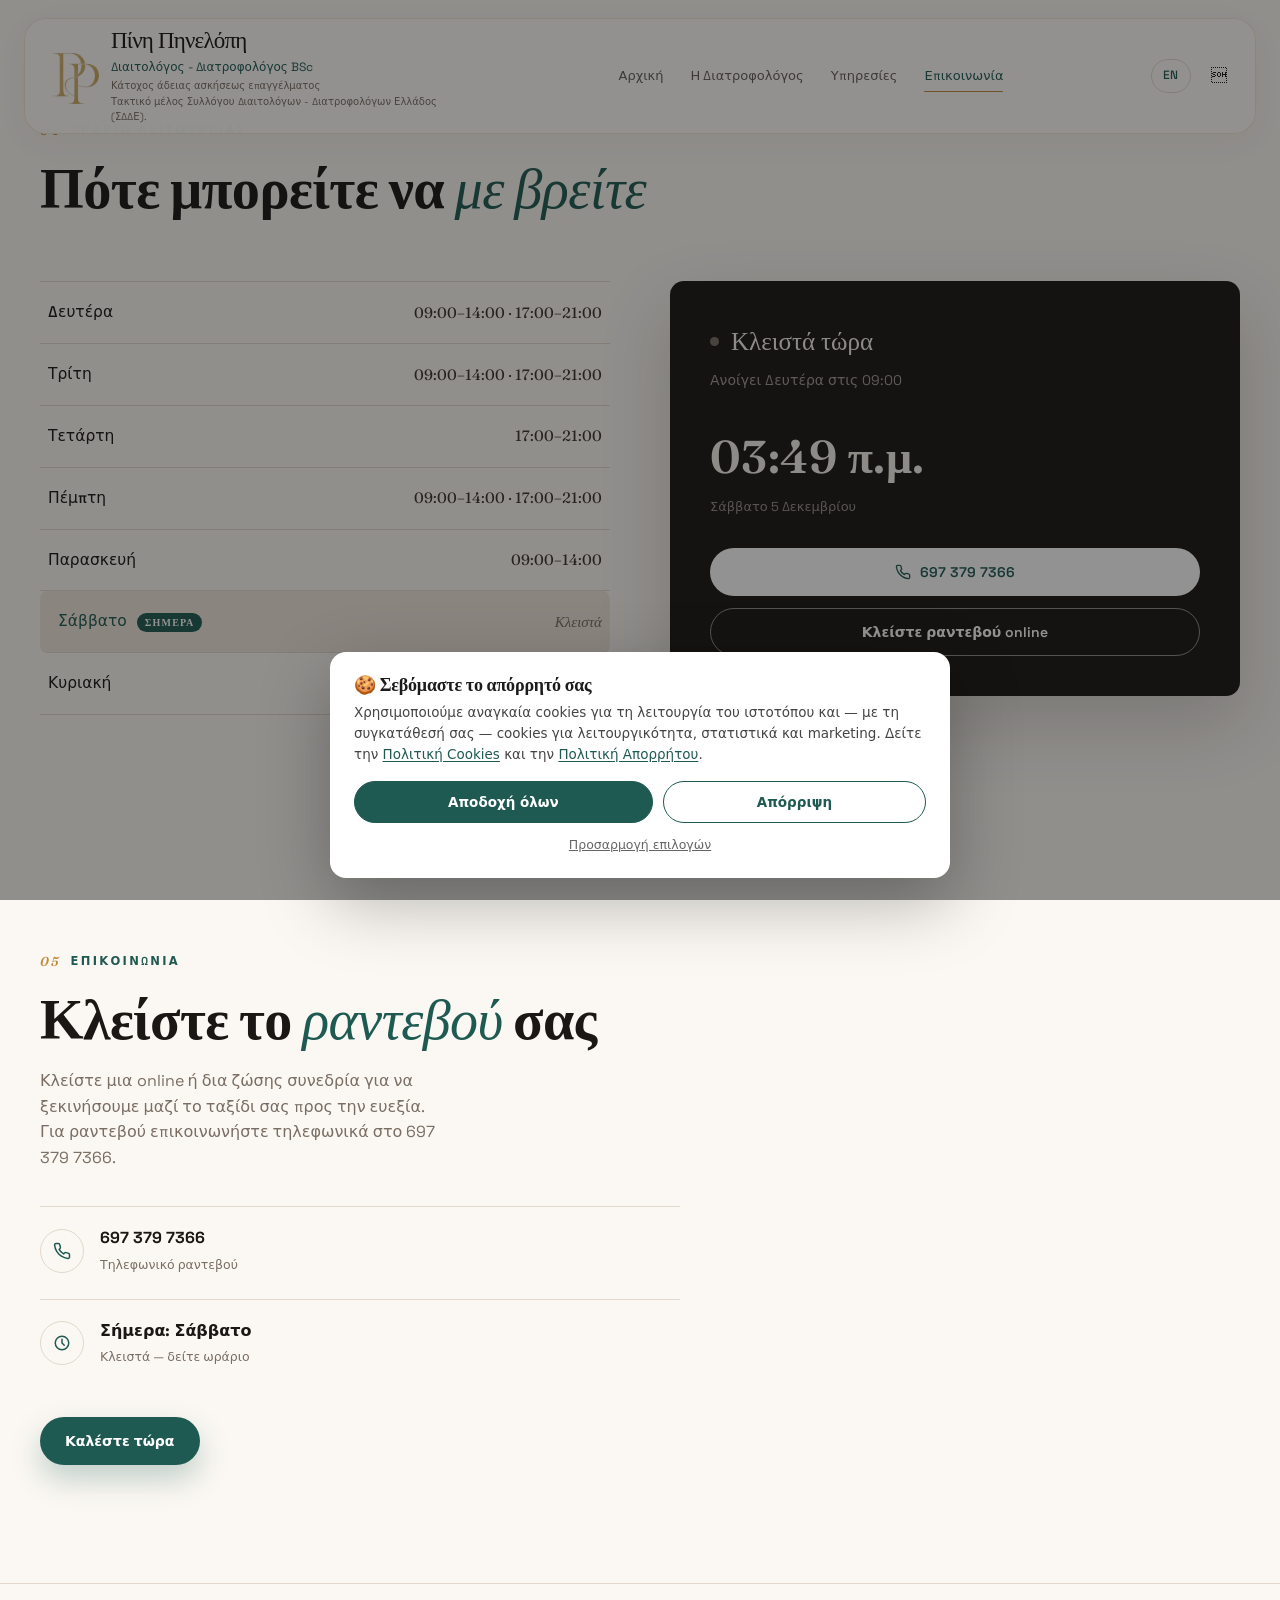
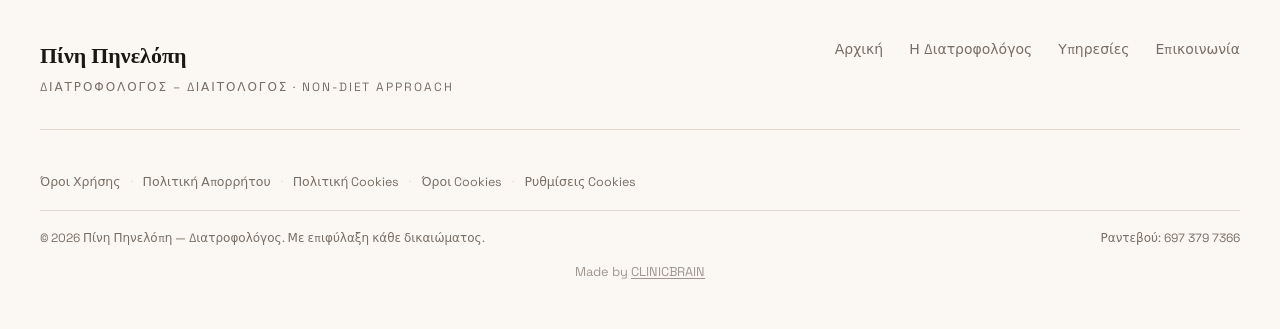
<file: epikoinonia.html>
<!DOCTYPE html>
<html lang="el">
<head>
<meta charset="UTF-8" />
<meta name="viewport" content="width=device-width, initial-scale=1.0" />
<title>Επικοινωνία & Ωράριο | Πίνη Πηνελόπη</title>
<meta name="description" content="Πίνη Πηνελόπη, Διατροφολόγος – Διαιτολόγος BSc, με άδεια ασκήσεως επαγγέλματος. Εξειδίκευση στη Διατροφική Συμπεριφορά & την Ποιοτική Διατροφή με Non-Diet Approach. Μεταβολικές διαταραχές, αντίσταση στην ινσουλίνη, ευερέθιστο έντερο & αυτοάνοσα." />
<meta name="keywords" content="διαιτολόγος Αθήνα, διατροφολόγος Αθήνα, Πίνη Πηνελόπη, non-diet approach, αντίσταση ινσουλίνης, ευερέθιστο έντερο, διατροφική συμπεριφορά, λιπομέτρηση, clinical dietitian" />
<meta name="author" content="Πίνη Πηνελόπη — Διατροφολόγος" />
<meta name="robots" content="index, follow, max-image-preview:large" />
<link rel="alternate" hreflang="el" href="/epikoinonia.html" />
<link rel="alternate" hreflang="en" href="/en/contact.html" />
<link rel="canonical" href="https://pinipinelopi.gr/index.html" />

<meta property="og:site_name" content="Πίνη Πηνελόπη — Διατροφολόγος" />
<meta property="og:locale" content="el_GR" />
<meta property="og:type" content="website" />
<meta property="og:title" content="Πίνη Πηνελόπη — Διατροφολόγος · Non-Diet Approach" />
<meta property="og:description" content="Πίνη Πηνελόπη, Διατροφολόγος – Διαιτολόγος BSc, με άδεια ασκήσεως επαγγέλματος. Εξειδίκευση στη Διατροφική Συμπεριφορά & την Ποιοτική Διατροφή με Non-Diet Approach. Μεταβολικές διαταραχές, αντίσταση στην ινσουλίνη, ευερέθιστο έντερο & αυτοάνοσα." />
<meta property="og:url" content="https://pinipinelopi.gr/index.html" />
<meta property="og:image" content="https://pini-swart.vercel.app/assets/pini-home-sept2026.jpg" />
<meta name="twitter:card" content="summary_large_image" />
<meta name="twitter:title" content="Πίνη Πηνελόπη — Διατροφολόγος · Non-Diet Approach" />
<meta name="twitter:description" content="Πίνη Πηνελόπη, Διατροφολόγος – Διαιτολόγος BSc, με άδεια ασκήσεως επαγγέλματος. Εξειδίκευση στη Διατροφική Συμπεριφορά & την Ποιοτική Διατροφή με Non-Diet Approach. Μεταβολικές διαταραχές, αντίσταση στην ινσουλίνη, ευερέθιστο έντερο & αυτοάνοσα." />
<meta name="twitter:image" content="https://pini-swart.vercel.app/assets/pini-home-sept2026.jpg" />

<script type="application/ld+json">{"@context":"https://schema.org","@type":["HealthAndBeautyBusiness","LocalBusiness"],"@id":"https://pinipinelopi.gr/#clinic","name":"Πίνη Πηνελόπη — Διατροφολόγος","alternateName":"Πίνη Πηνελόπη, Διατροφολόγος – Διαιτολόγος BSc","url":"https://pinipinelopi.gr/","telephone":"+306973797366","image":"https://pini-swart.vercel.app/assets/pini-home-sept2026.jpg","priceRange":"€€","currenciesAccepted":"EUR","openingHoursSpecification":[{"@type":"OpeningHoursSpecification","dayOfWeek":["Monday","Tuesday","Thursday"],"opens":"09:00","closes":"21:00"},{"@type":"OpeningHoursSpecification","dayOfWeek":["Wednesday"],"opens":"17:00","closes":"21:00"},{"@type":"OpeningHoursSpecification","dayOfWeek":["Friday"],"opens":"09:00","closes":"14:00"}],"founder":{"@type":"Person","name":"Πίνη Πηνελόπη","jobTitle":"Διατροφολόγος – Διαιτολόγος","alumniOf":"Πανεπιστήμιο Coventry"}}</script>
<script type="application/ld+json">{"@context":"https://schema.org","@type":"WebSite","name":"Πίνη Πηνελόπη — Διατροφολόγος","url":"https://pinipinelopi.gr/","inLanguage":"el"}</script>
<meta name="theme-color" content="#1b1714" />
<link rel="preconnect" href="https://fonts.googleapis.com" />
<link rel="preconnect" href="https://fonts.gstatic.com" crossorigin />
<link href="https://fonts.googleapis.com/css2?family=Fraunces:ital,opsz,wght@0,9..144,400;0,9..144,500;0,9..144,600;0,9..144,700;0,9..144,900;1,9..144,400;1,9..144,500&family=Space+Grotesk:wght@400;500;600;700&display=swap" rel="stylesheet" />
<link rel="stylesheet" href="assets/premium.css?v=20261111" />
<style>
  :root{
    --accent:#1f5a52;--accent-deep:#163f39;--gold:#c08a3e;
    --hero-bg:url('/assets/healthy-breakfast.jpg');
  }
  .cb-credit{margin-top:14px;font-size:.8rem;text-align:center;opacity:.7}
  .cb-credit a{color:inherit;text-decoration:underline;text-underline-offset:2px}
  .cb-credit a:hover{opacity:1}
</style>
</head>
<body>
<div class="glow" id="glow"></div>
<div class="progress" id="progress"></div>
<div class="overlay" id="overlay"></div>

<header class="topbar" id="topbar">
  <div class="shell nav">
    <a class="brand" href="#top" aria-label="Πίνη Πηνελόπη">
      <span class="brand-mark"><img src="assets/pp-monogram.png" width="218" height="240" alt="" /></span>
      <span class="brand-txt"><strong>Πίνη Πηνελόπη</strong><span class="brand-title">Διαιτολόγος - Διατροφολόγος BSc</span><span class="brand-license">Κάτοχος άδειας ασκήσεως επαγγέλματος</span><span class="brand-membership">Τακτικό μέλος Συλλόγου Διαιτολόγων - Διατροφολόγων Ελλάδος (ΣΔΔΕ).</span></span>
    </a>
    
    <nav class="nav-links">
      <a href="index.html">Αρχική</a>
      <a href="h-diatrofologos.html">Η Διατροφολόγος</a>
      <a href="ypiresies.html">Υπηρεσίες</a>
      <a href="epikoinonia.html">Επικοινωνία</a>
    </nav>

    <div class="nav-side">
      <a class="nav-phone" href="tel:+306973797366">
        <svg viewBox="0 0 24 24" fill="none" stroke="currentColor" stroke-width="2" stroke-linecap="round" stroke-linejoin="round"><path d="M22 16.92v3a2 2 0 0 1-2.18 2 19.79 19.79 0 0 1-8.63-3.07 19.5 19.5 0 0 1-6-6 19.79 19.79 0 0 1-3.07-8.67A2 2 0 0 1 4.11 2h3a2 2 0 0 1 2 1.72c.13.96.36 1.9.7 2.81a2 2 0 0 1-.45 2.11L8.09 9.91a16 16 0 0 0 6 6l1.27-1.27a2 2 0 0 1 2.11-.45c.91.34 1.85.57 2.81.7A2 2 0 0 1 22 16.92Z"/></svg>
        697 379 7366
      </a>
      <a class="lang-switch" href="en/contact.html" hreflang="en" lang="en" aria-label="English version">EN</a>
      
      <button class="hamburger" id="hamburger" type="button" aria-label="Άνοιγμα μενού" aria-expanded="false" aria-controls="drawer"><span></span><span></span><span></span></button>
    </div>
  </div>
</header>


<aside class="drawer" id="drawer">
  <a class="dlink" href="index.html">Αρχική <b>00</b></a>
  <a class="dlink" href="h-diatrofologos.html">Η Διατροφολόγος <b>01</b></a>
  <a class="dlink" href="ypiresies.html">Υπηρεσίες & Μετρήσεις <b>02</b></a>
  <a class="dlink" href="epikoinonia.html">Επικοινωνία & Ωράριο <b>03</b></a>
  <a class="dlink" href="en/contact.html" hreflang="en" lang="en">English <b>EN</b></a>
  <a class="btn primary" href="epikoinonia.html">Κλείστε Ραντεβού</a>
</aside>


<main id="top">
<section class="section hours" id="hours" style="padding-top:120px;">
  <div class="shell">
    <div class="shead reveal">
      <div>
        <div class="kicker"><span class="num">04</span> Ωράριο Λειτουργίας</div>
        <h2>Πότε μπορείτε να <em>με βρείτε</em></h2>
      </div>
    </div>
    <div class="hours-grid">
      <div class="hours-table reveal" id="hoursTable">
        <div class="hrow" data-day="1"><span class="day">Δευτέρα</span><span class="time">09:00–14:00 · 17:00–21:00</span></div>
        <div class="hrow" data-day="2"><span class="day">Τρίτη</span><span class="time">09:00–14:00 · 17:00–21:00</span></div>
        <div class="hrow" data-day="3"><span class="day">Τετάρτη</span><span class="time">17:00–21:00</span></div>
        <div class="hrow" data-day="4"><span class="day">Πέμπτη</span><span class="time">09:00–14:00 · 17:00–21:00</span></div>
        <div class="hrow" data-day="5"><span class="day">Παρασκευή</span><span class="time">09:00–14:00</span></div>
        <div class="hrow" data-day="6"><span class="day">Σάββατο</span><span class="time closed">Κλειστά</span></div>
        <div class="hrow" data-day="0"><span class="day">Κυριακή</span><span class="time closed">Κλειστά</span></div>
      </div>
      <div class="hours-aside reveal">
        <div class="now-status"><span class="dot" id="dotAside"></span><span id="statusAside">Έλεγχος…</span></div>
        <p class="now-sub" id="subAside">&nbsp;</p>
        <div class="live-clock" id="liveClock">--:--</div>
        <div class="live-date" id="liveDate">&nbsp;</div>
        <a class="btn light" href="tel:+306973797366" style="margin-bottom:12px">
          <svg viewBox="0 0 24 24" fill="none" stroke="currentColor" stroke-width="2" stroke-linecap="round" stroke-linejoin="round"><path d="M22 16.92v3a2 2 0 0 1-2.18 2 19.79 19.79 0 0 1-8.63-3.07 19.5 19.5 0 0 1-6-6 19.79 19.79 0 0 1-3.07-8.67A2 2 0 0 1 4.11 2h3a2 2 0 0 1 2 1.72c.13.96.36 1.9.7 2.81a2 2 0 0 1-.45 2.11L8.09 9.91a16 16 0 0 0 6 6l1.27-1.27a2 2 0 0 1 2.11-.45c.91.34 1.85.57 2.81.7A2 2 0 0 1 22 16.92Z"/></svg>
          697 379 7366
        </a>
        <a class="btn outline-light" href="#contact">Κλείστε ραντεβού online</a>
      </div>
    </div>
  </div>
</section>


<section class="section contact" id="contact">
  <div class="shell">
    <div class="contact-grid no-map">
      <div class="reveal">
        <div class="kicker"><span class="num">05</span> Επικοινωνία</div>
        <h2>Κλείστε το <em>ραντεβού</em> σας</h2>
        <p class="clead">Κλείστε μια online ή δια ζώσης συνεδρία για να ξεκινήσουμε μαζί το ταξίδι σας προς την ευεξία. Για ραντεβού επικοινωνήστε τηλεφωνικά στο 697 379 7366.</p>
        <ul class="cinfo">
          <li><a href="tel:+306973797366"><span class="ci-ico"><svg viewBox="0 0 24 24" fill="none" stroke="currentColor" stroke-width="2" stroke-linecap="round" stroke-linejoin="round"><path d="M22 16.92v3a2 2 0 0 1-2.18 2 19.79 19.79 0 0 1-8.63-3.07 19.5 19.5 0 0 1-6-6 19.79 19.79 0 0 1-3.07-8.67A2 2 0 0 1 4.11 2h3a2 2 0 0 1 2 1.72c.13.96.36 1.9.7 2.81a2 2 0 0 1-.45 2.11L8.09 9.91a16 16 0 0 0 6 6l1.27-1.27a2 2 0 0 1 2.11-.45c.91.34 1.85.57 2.81.7A2 2 0 0 1 22 16.92Z"/></svg></span><div><b>697 379 7366</b><span>Τηλεφωνικό ραντεβού</span></div></a></li>
          <li><div><span class="ci-ico"><svg viewBox="0 0 24 24" fill="none" stroke="currentColor" stroke-width="2" stroke-linecap="round" stroke-linejoin="round"><circle cx="12" cy="12" r="9"/><path d="M12 7v5l3 3"/></svg></span><div><b id="contactToday">Ωράριο σήμερα</b><span id="contactHours">Δείτε αναλυτικό ωράριο</span></div></div></li>
        </ul>
        <a class="btn primary" href="tel:+306973797366" data-magnetic style="margin-top:30px">Καλέστε τώρα</a>
      </div>
    </div>
  </div>
</section>

</main>

<footer>
  <div class="shell">
    <div class="foot-top">
      <div class="foot-brand"><strong>Πίνη Πηνελόπη</strong><span>Διατροφολόγος – Διαιτολόγος · Non-Diet Approach</span></div>
      
      <nav class="foot-nav">
        <a href="index.html">Αρχική</a><a href="h-diatrofologos.html">Η Διατροφολόγος</a><a href="ypiresies.html">Υπηρεσίες</a><a href="epikoinonia.html">Επικοινωνία</a>
      </nav>

    </div>
    <div class="foot-legal">
      <a href="legal/terms.html">Όροι Χρήσης</a><span class="sep">·</span>
      <a href="legal/privacy.html">Πολιτική Απορρήτου</a><span class="sep">·</span>
      <a href="legal/cookies.html">Πολιτική Cookies</a><span class="sep">·</span>
      <a href="legal/cookie-terms.html">Όροι Cookies</a><span class="sep">·</span>
      <a href="#" data-cookie-settings>Ρυθμίσεις Cookies</a>
    </div>
    <div class="foot-bottom">
      <span>© <span id="year"></span> Πίνη Πηνελόπη — Διατροφολόγος. Με επιφύλαξη κάθε δικαιώματος.</span>
      <span>Ραντεβού: <a href="tel:+306973797366">697 379 7366</a></span>
    </div>
    <p class="cb-credit">
      Made by
      <a href="https://clinicbrain.gr/?utm_source=client-site&utm_medium=footer&utm_campaign=made-by"
         target="_blank" rel="noopener noreferrer">CLINICBRAIN</a>
    </p>
  </div>
</footer>

<button class="to-top" id="toTop" aria-label="Επιστροφή στην κορυφή">
  <svg viewBox="0 0 24 24" fill="none" stroke="currentColor" stroke-width="2.4" stroke-linecap="round" stroke-linejoin="round"><path d="M12 19V5M5 12l7-7 7 7"/></svg>
</button>

<script src="assets/premium.js?v=20261001"></script>
<script src="cookie-consent.js?v=20261001"></script>
</body>
</html>
</file>
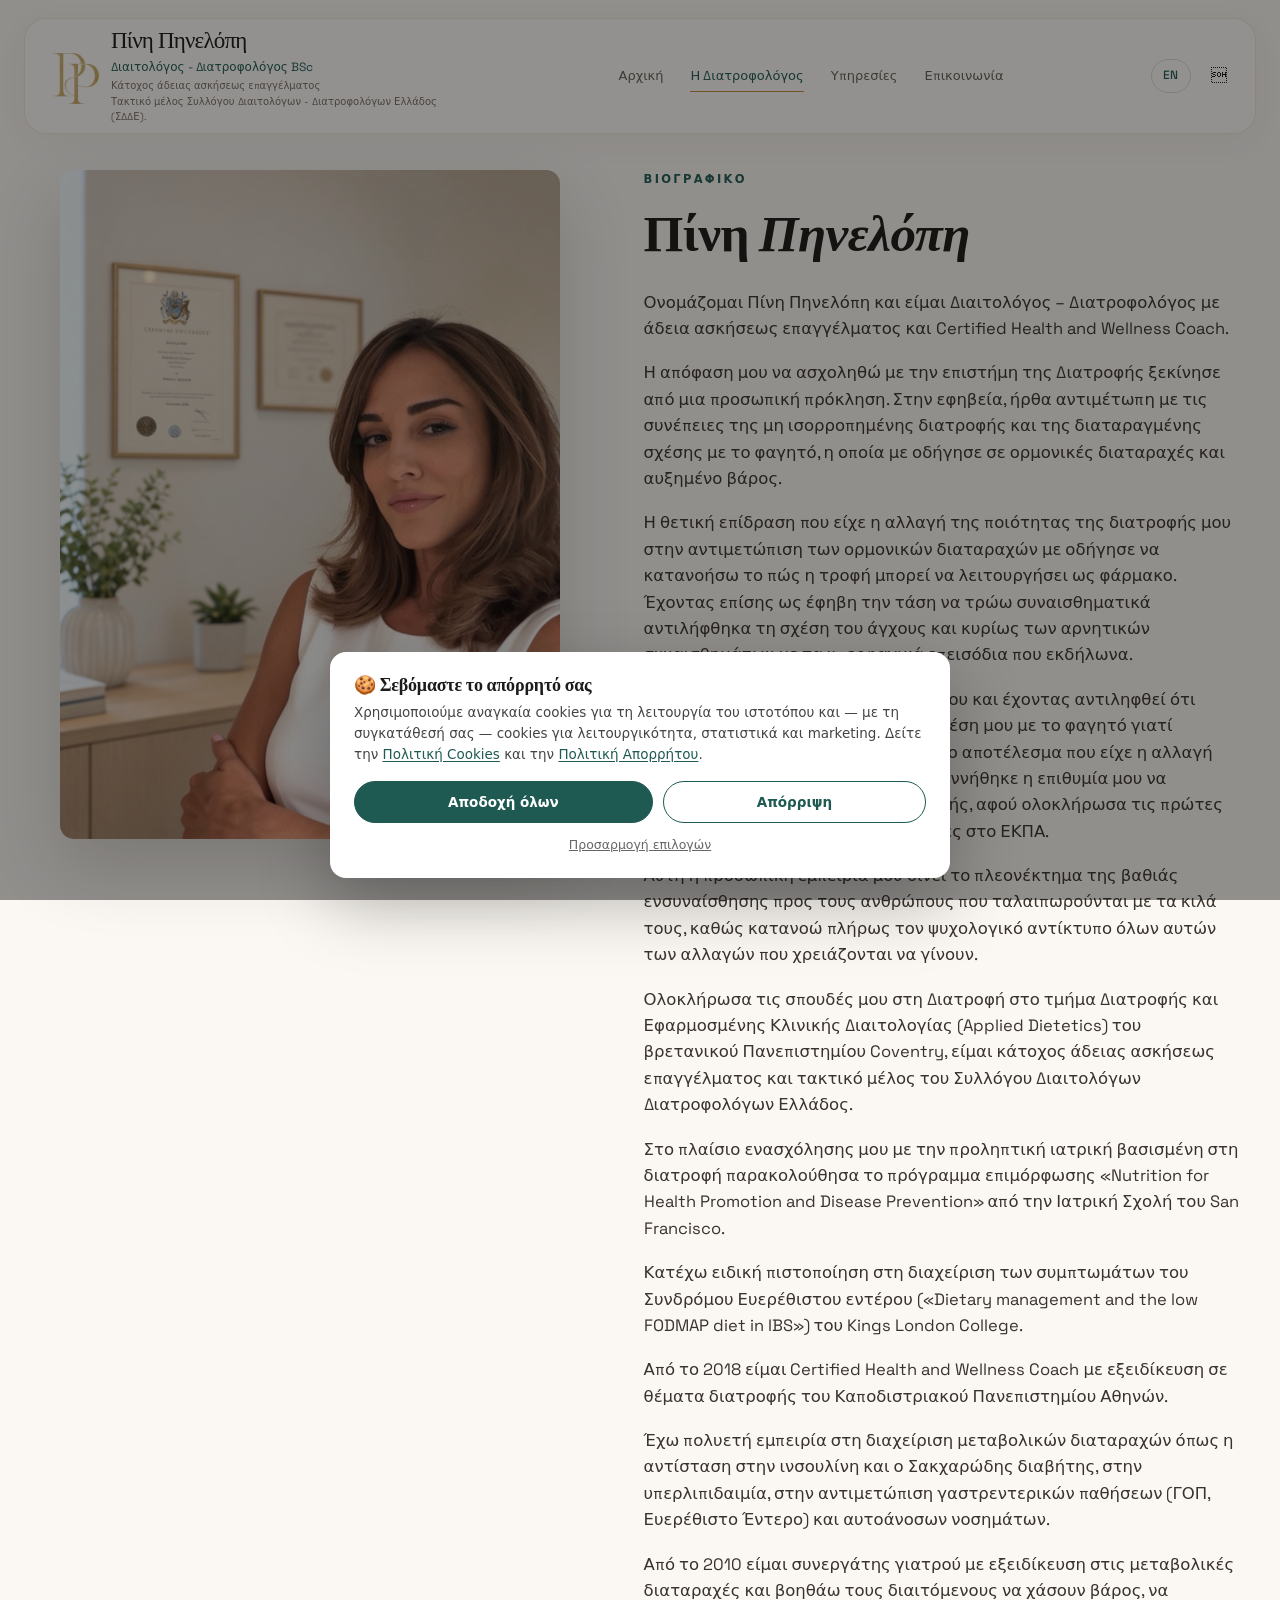
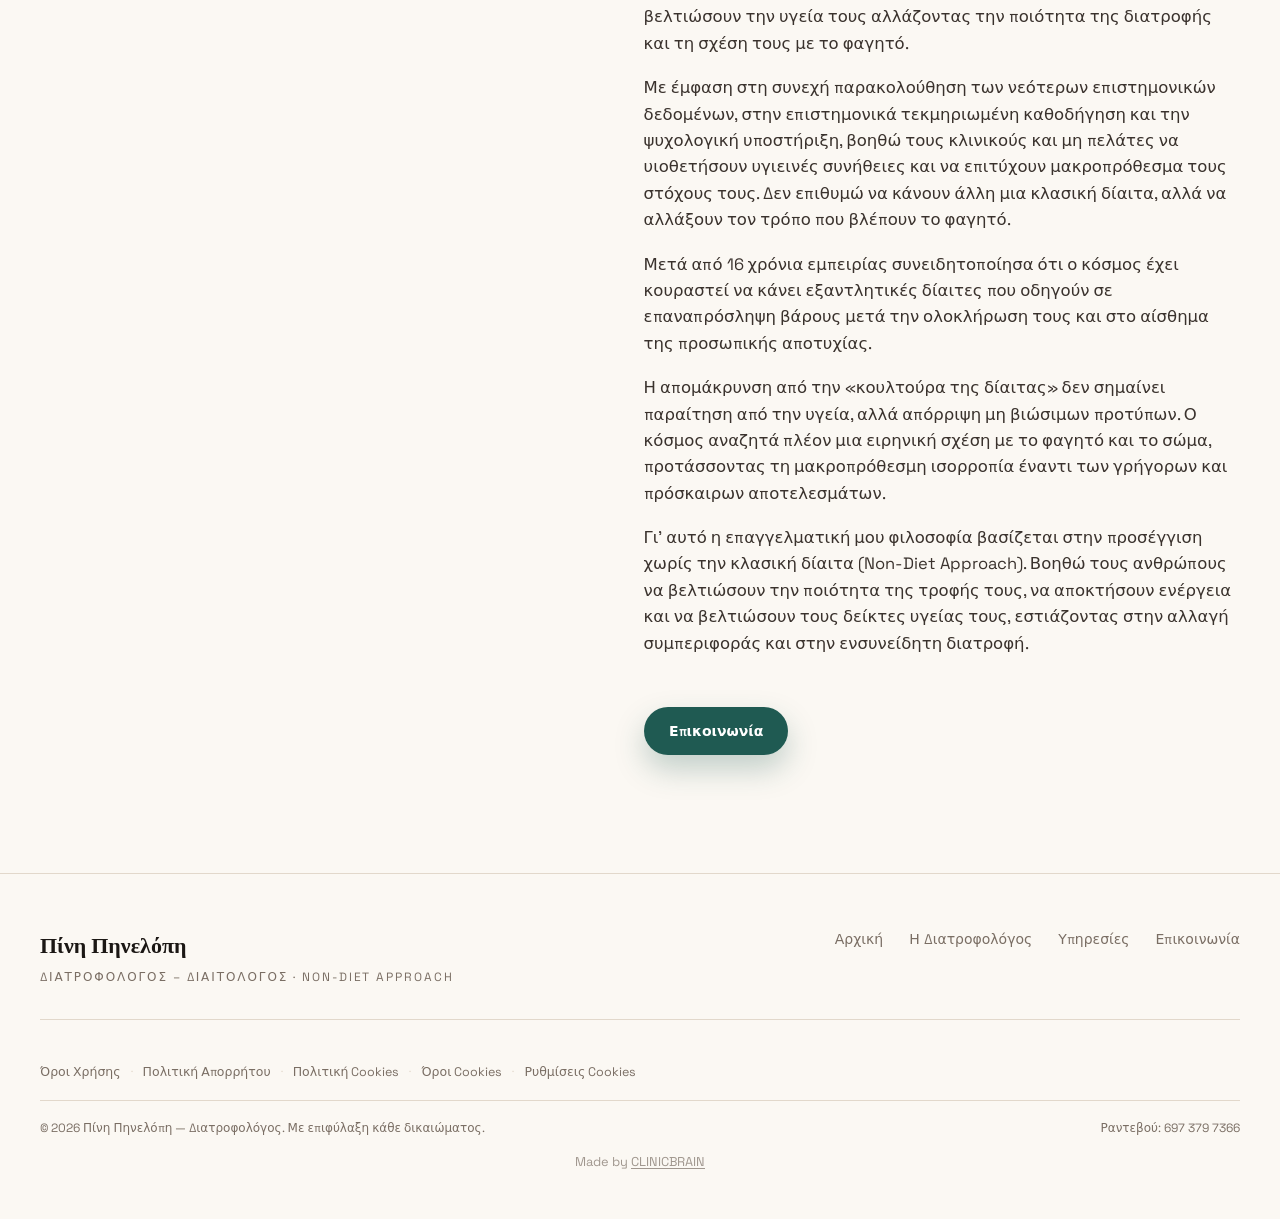
<file: h-diatrofologos.html>
<!DOCTYPE html>
<html lang="el">
<head>
<meta charset="UTF-8" />
<meta name="viewport" content="width=device-width, initial-scale=1.0" />
<title>Η Διατροφολόγος | Πίνη Πηνελόπη</title>
<meta name="description" content="Πίνη Πηνελόπη, Διατροφολόγος – Διαιτολόγος BSc, με άδεια ασκήσεως επαγγέλματος. Εξειδίκευση στη Διατροφική Συμπεριφορά & την Ποιοτική Διατροφή με Non-Diet Approach. Μεταβολικές διαταραχές, αντίσταση στην ινσουλίνη, ευερέθιστο έντερο & αυτοάνοσα." />
<meta name="keywords" content="διαιτολόγος Αθήνα, διατροφολόγος Αθήνα, Πίνη Πηνελόπη, non-diet approach, αντίσταση ινσουλίνης, ευερέθιστο έντερο, διατροφική συμπεριφορά, λιπομέτρηση, clinical dietitian" />
<meta name="author" content="Πίνη Πηνελόπη — Διατροφολόγος" />
<meta name="robots" content="index, follow, max-image-preview:large" />
<link rel="alternate" hreflang="el" href="/h-diatrofologos.html" />
<link rel="alternate" hreflang="en" href="/en/about.html" />
<link rel="canonical" href="https://pinipinelopi.gr/h-diatrofologos.html" />

<meta property="og:site_name" content="Πίνη Πηνελόπη — Διατροφολόγος" />
<meta property="og:locale" content="el_GR" />
<meta property="og:type" content="website" />
<meta property="og:title" content="Πίνη Πηνελόπη — Διατροφολόγος · Non-Diet Approach" />
<meta property="og:description" content="Πίνη Πηνελόπη, Διατροφολόγος – Διαιτολόγος BSc, με άδεια ασκήσεως επαγγέλματος. Εξειδίκευση στη Διατροφική Συμπεριφορά & την Ποιοτική Διατροφή με Non-Diet Approach. Μεταβολικές διαταραχές, αντίσταση στην ινσουλίνη, ευερέθιστο έντερο & αυτοάνοσα." />
<meta property="og:url" content="https://pinipinelopi.gr/h-diatrofologos.html" />
<meta property="og:image" content="https://pini-swart.vercel.app/assets/pini-biography-sept2026.jpg" />
<meta name="twitter:card" content="summary_large_image" />
<meta name="twitter:title" content="Πίνη Πηνελόπη — Διατροφολόγος · Non-Diet Approach" />
<meta name="twitter:description" content="Πίνη Πηνελόπη, Διατροφολόγος – Διαιτολόγος BSc, με άδεια ασκήσεως επαγγέλματος. Εξειδίκευση στη Διατροφική Συμπεριφορά & την Ποιοτική Διατροφή με Non-Diet Approach. Μεταβολικές διαταραχές, αντίσταση στην ινσουλίνη, ευερέθιστο έντερο & αυτοάνοσα." />
<meta name="twitter:image" content="https://pini-swart.vercel.app/assets/pini-biography-sept2026.jpg" />

<script type="application/ld+json">{"@context":"https://schema.org","@type":["HealthAndBeautyBusiness","LocalBusiness"],"@id":"https://pinipinelopi.gr/#clinic","name":"Πίνη Πηνελόπη — Διατροφολόγος","alternateName":"Πίνη Πηνελόπη, Διατροφολόγος – Διαιτολόγος BSc","url":"https://pinipinelopi.gr/","telephone":"+306973797366","image":"https://pini-swart.vercel.app/assets/pini-biography-sept2026.jpg","priceRange":"€€","currenciesAccepted":"EUR","openingHoursSpecification":[{"@type":"OpeningHoursSpecification","dayOfWeek":["Monday","Tuesday","Thursday"],"opens":"09:00","closes":"21:00"},{"@type":"OpeningHoursSpecification","dayOfWeek":["Wednesday"],"opens":"17:00","closes":"21:00"},{"@type":"OpeningHoursSpecification","dayOfWeek":["Friday"],"opens":"09:00","closes":"14:00"}],"founder":{"@type":"Person","name":"Πίνη Πηνελόπη","jobTitle":"Διατροφολόγος – Διαιτολόγος","alumniOf":"Πανεπιστήμιο Coventry"}}</script>
<script type="application/ld+json">{"@context":"https://schema.org","@type":"WebSite","name":"Πίνη Πηνελόπη — Διατροφολόγος","url":"https://pinipinelopi.gr/","inLanguage":"el"}</script>
<meta name="theme-color" content="#1b1714" />
<link rel="preconnect" href="https://fonts.googleapis.com" />
<link rel="preconnect" href="https://fonts.gstatic.com" crossorigin />
<link href="https://fonts.googleapis.com/css2?family=Fraunces:ital,opsz,wght@0,9..144,400;0,9..144,500;0,9..144,600;0,9..144,700;0,9..144,900;1,9..144,400;1,9..144,500&family=Space+Grotesk:wght@400;500;600;700&display=swap" rel="stylesheet" />
<link rel="stylesheet" href="assets/premium.css?v=20261111" />
<style>
  :root{
    --accent:#1f5a52;--accent-deep:#163f39;--gold:#c08a3e;
    --hero-bg:url('/assets/healthy-breakfast.jpg');
  }
  .cb-credit{margin-top:14px;font-size:.8rem;text-align:center;opacity:.7}
  .cb-credit a{color:inherit;text-decoration:underline;text-underline-offset:2px}
  .cb-credit a:hover{opacity:1}

  /* — Φιλοσοφία / Προσέγγιση — */
  .philo{background:#faf7f3}
  .philo-quote{max-width:900px;margin:0 auto;text-align:center}
  .philo-quote .qmark{font-family:'Fraunces',serif;font-size:5rem;line-height:.6;color:var(--gold);display:block;margin-bottom:18px}
  .philo-quote p{font-family:'Fraunces',serif;font-size:clamp(1.25rem,2.4vw,1.75rem);line-height:1.55;font-style:italic}
  .philo-quote .sig{margin-top:26px;font-family:'Space Grotesk',sans-serif;font-style:normal;font-size:.82rem;letter-spacing:.18em;text-transform:uppercase;opacity:.6}

  .focus-grid{display:grid;grid-template-columns:repeat(auto-fit,minmax(260px,1fr));gap:18px;margin-top:44px}
  .focus-card{background:#fff;border:1px solid rgba(0,0,0,.08);border-radius:18px;padding:28px 26px;transition:transform .35s ease,box-shadow .35s ease}
  .focus-card:hover{transform:translateY(-4px);box-shadow:0 18px 40px rgba(0,0,0,.07)}
  .focus-card .fnum{font-family:'Space Grotesk',sans-serif;font-size:.75rem;letter-spacing:.2em;color:var(--gold);display:block;margin-bottom:14px}
  .focus-card h4{font-family:'Fraunces',serif;font-size:1.12rem;margin-bottom:10px;line-height:1.3}
  .focus-card p{font-size:.94rem;line-height:1.65;opacity:.78}

  .steps{display:grid;gap:0;margin-top:40px;border-top:1px solid rgba(0,0,0,.1)}
  .step{display:grid;grid-template-columns:80px 1fr;gap:24px;padding:30px 0;border-bottom:1px solid rgba(0,0,0,.1);align-items:start}
  .step .snum{font-family:'Fraunces',serif;font-size:2rem;color:var(--gold);line-height:1}
  .step h4{font-family:'Fraunces',serif;font-size:1.2rem;margin-bottom:8px}
  .step p{font-size:.98rem;line-height:1.7;opacity:.8}
  @media(max-width:640px){.step{grid-template-columns:52px 1fr;gap:16px}.step .snum{font-size:1.5rem}}

  .mv-grid{display:grid;grid-template-columns:1fr 1fr;gap:22px;margin-top:40px}
  .mv{border:1px solid rgba(0,0,0,.1);border-radius:20px;padding:34px 30px;background:#fff}
  .mv .kicker{margin-bottom:14px}
  .mv p{font-size:1rem;line-height:1.75;opacity:.82}
  @media(max-width:820px){.mv-grid{grid-template-columns:1fr}}
</style>
</head>
<body>
<div class="glow" id="glow"></div>
<div class="progress" id="progress"></div>
<div class="overlay" id="overlay"></div>

<header class="topbar" id="topbar">
  <div class="shell nav">
    <a class="brand" href="#top" aria-label="Πίνη Πηνελόπη">
      <span class="brand-mark"><img src="assets/pp-monogram.png" width="218" height="240" alt="" /></span>
      <span class="brand-txt"><strong>Πίνη Πηνελόπη</strong><span class="brand-title">Διαιτολόγος - Διατροφολόγος BSc</span><span class="brand-license">Κάτοχος άδειας ασκήσεως επαγγέλματος</span><span class="brand-membership">Τακτικό μέλος Συλλόγου Διαιτολόγων - Διατροφολόγων Ελλάδος (ΣΔΔΕ).</span></span>
    </a>
    
    <nav class="nav-links">
      <a href="index.html">Αρχική</a>
      <a href="h-diatrofologos.html">Η Διατροφολόγος</a>
      <a href="ypiresies.html">Υπηρεσίες</a>
      <a href="epikoinonia.html">Επικοινωνία</a>
    </nav>

    <div class="nav-side">
      <a class="nav-phone" href="tel:+306973797366">
        <svg viewBox="0 0 24 24" fill="none" stroke="currentColor" stroke-width="2" stroke-linecap="round" stroke-linejoin="round"><path d="M22 16.92v3a2 2 0 0 1-2.18 2 19.79 19.79 0 0 1-8.63-3.07 19.5 19.5 0 0 1-6-6 19.79 19.79 0 0 1-3.07-8.67A2 2 0 0 1 4.11 2h3a2 2 0 0 1 2 1.72c.13.96.36 1.9.7 2.81a2 2 0 0 1-.45 2.11L8.09 9.91a16 16 0 0 0 6 6l1.27-1.27a2 2 0 0 1 2.11-.45c.91.34 1.85.57 2.81.7A2 2 0 0 1 22 16.92Z"/></svg>
        697 379 7366
      </a>
      <a class="lang-switch" href="en/about.html" hreflang="en" lang="en" aria-label="English version">EN</a>
      
      <button class="hamburger" id="hamburger" type="button" aria-label="Άνοιγμα μενού" aria-expanded="false" aria-controls="drawer"><span></span><span></span><span></span></button>
    </div>
  </div>
</header>


<aside class="drawer" id="drawer">
  <a class="dlink" href="index.html">Αρχική <b>00</b></a>
  <a class="dlink" href="h-diatrofologos.html">Η Διατροφολόγος <b>01</b></a>
  <a class="dlink" href="ypiresies.html">Υπηρεσίες & Μετρήσεις <b>02</b></a>
  <a class="dlink" href="epikoinonia.html">Επικοινωνία & Ωράριο <b>03</b></a>
  <a class="dlink" href="en/about.html" hreflang="en" lang="en">English <b>EN</b></a>
  <a class="btn primary" href="epikoinonia.html">Κλείστε Ραντεβού</a>
</aside>


<main id="top">
<section class="section about biography-page" id="about">
  <div class="shell"><div class="about-grid">
    <div class="about-figure"><img src="assets/pini-biography-sept2026.jpg" width="1195" height="1600" alt="Πίνη Πηνελόπη — Διαιτολόγος - Διατροφολόγος" decoding="async" /></div>
    <div class="about-body">
      <div class="kicker">Βιογραφικό</div>
      <h1>Πίνη <em>Πηνελόπη</em></h1>
        <p>Ονομάζομαι Πίνη Πηνελόπη και είμαι Διαιτολόγος – Διατροφολόγος με άδεια ασκήσεως επαγγέλματος και Certified Health and Wellness Coach.</p>
        <p>Η απόφαση μου να ασχοληθώ με την επιστήμη της Διατροφής ξεκίνησε από μια προσωπική πρόκληση. Στην εφηβεία, ήρθα αντιμέτωπη με τις συνέπειες της μη ισορροπημένης διατροφής και της διαταραγμένης σχέσης με το φαγητό, η οποία με οδήγησε σε ορμονικές διαταραχές και αυξημένο βάρος.</p>
        <p>Η θετική επίδραση που είχε η αλλαγή της ποιότητας της διατροφής μου στην αντιμετώπιση των ορμονικών διαταραχών με οδήγησε να κατανοήσω το πώς η τροφή μπορεί να λειτουργήσει ως φάρμακο. Έχοντας επίσης ως έφηβη την τάση να τρώω συναισθηματικά αντιλήφθηκα τη σχέση του άγχους και κυρίως των αρνητικών συναισθημάτων με τα υπερφαγικά επεισόδια που εκδήλωνα.</p>
        <p>Βλέποντας τη βελτίωση στην υγεία μου και έχοντας αντιληφθεί ότι σταδιακά κατάφερα να αλλάξω τη σχέση μου με το φαγητό γιατί απέκτησα ισχυρό κίνητρο μέσα από το αποτέλεσμα που είχε η αλλαγή στην ποιότητα της διατροφής μου, γεννήθηκε η επιθυμία μου να σπουδάσω την επιστήμη της διατροφής, αφού ολοκλήρωσα τις πρώτες μου σπουδές στις Πολιτικές Επιστήμες στο ΕΚΠΑ.</p>
        <p>Αυτή η προσωπική εμπειρία μου δίνει το πλεονέκτημα της βαθιάς ενσυναίσθησης προς τους ανθρώπους που ταλαιπωρούνται με τα κιλά τους, καθώς κατανοώ πλήρως τον ψυχολογικό αντίκτυπο όλων αυτών των αλλαγών που χρειάζονται να γίνουν.</p>
        <p>Ολοκλήρωσα τις σπουδές μου στη Διατροφή στο τμήμα Διατροφής και Εφαρμοσμένης Κλινικής Διαιτολογίας (Applied Dietetics) του βρετανικού Πανεπιστημίου Coventry, είμαι κάτοχος άδειας ασκήσεως επαγγέλματος και τακτικό μέλος του Συλλόγου Διαιτολόγων Διατροφολόγων Ελλάδος.</p>
        <p>Στο πλαίσιο ενασχόλησης μου με την προληπτική ιατρική βασισμένη στη διατροφή παρακολούθησα το πρόγραμμα επιμόρφωσης «Nutrition for Health Promotion and Disease Prevention» από την Ιατρική Σχολή του San Francisco.</p>
        <p>Κατέχω ειδική πιστοποίηση στη διαχείριση των συμπτωμάτων του Συνδρόμου Ευερέθιστου εντέρου («Dietary management and the low FODMAP diet in IBS») του Kings London College.</p>
        <p>Από το 2018 είμαι Certified Health and Wellness Coach με εξειδίκευση σε θέματα διατροφής του Καποδιστριακού Πανεπιστημίου Αθηνών.</p>
        <p>Έχω πολυετή εμπειρία στη διαχείριση μεταβολικών διαταραχών όπως η αντίσταση στην ινσουλίνη και ο Σακχαρώδης διαβήτης, στην υπερλιπιδαιμία, στην αντιμετώπιση γαστρεντερικών παθήσεων (ΓΟΠ, Ευερέθιστο Έντερο) και αυτοάνοσων νοσημάτων.</p>
        <p>Από το 2010 είμαι συνεργάτης γιατρού με εξειδίκευση στις μεταβολικές διαταραχές και βοηθάω τους διαιτόμενους να χάσουν βάρος, να βελτιώσουν την υγεία τους αλλάζοντας την ποιότητα της διατροφής και τη σχέση τους με το φαγητό.</p>
        <p>Με έμφαση στη συνεχή παρακολούθηση των νεότερων επιστημονικών δεδομένων, στην επιστημονικά τεκμηριωμένη καθοδήγηση και την ψυχολογική υποστήριξη, βοηθώ τους κλινικούς και μη πελάτες να υιοθετήσουν υγιεινές συνήθειες και να επιτύχουν μακροπρόθεσμα τους στόχους τους. Δεν επιθυμώ να κάνουν άλλη μια κλασική δίαιτα, αλλά να αλλάξουν τον τρόπο που βλέπουν το φαγητό.</p>
        <p>Μετά από 16 χρόνια εμπειρίας συνειδητοποίησα ότι ο κόσμος έχει κουραστεί να κάνει εξαντλητικές δίαιτες που οδηγούν σε επαναπρόσληψη βάρους μετά την ολοκλήρωση τους και στο αίσθημα της προσωπικής αποτυχίας.</p>
        <p>Η απομάκρυνση από την «κουλτούρα της δίαιτας» δεν σημαίνει παραίτηση από την υγεία, αλλά απόρριψη μη βιώσιμων προτύπων. Ο κόσμος αναζητά πλέον μια ειρηνική σχέση με το φαγητό και το σώμα, προτάσσοντας τη μακροπρόθεσμη ισορροπία έναντι των γρήγορων και πρόσκαιρων αποτελεσμάτων.</p>
        <p>Γι’ αυτό η επαγγελματική μου φιλοσοφία βασίζεται στην προσέγγιση χωρίς την κλασική δίαιτα (Non-Diet Approach). Βοηθώ τους ανθρώπους να βελτιώσουν την ποιότητα της τροφής τους, να αποκτήσουν ενέργεια και να βελτιώσουν τους δείκτες υγείας τους, εστιάζοντας στην αλλαγή συμπεριφοράς και στην ενσυνείδητη διατροφή.</p>
      <a class="btn primary" href="epikoinonia.html" style="margin-top:32px">Επικοινωνία</a>
    </div>
  </div></div>
</section>
</main>

<footer>
  <div class="shell">
    <div class="foot-top">
      <div class="foot-brand"><strong>Πίνη Πηνελόπη</strong><span>Διατροφολόγος – Διαιτολόγος · Non-Diet Approach</span></div>
      
      <nav class="foot-nav">
        <a href="index.html">Αρχική</a><a href="h-diatrofologos.html">Η Διατροφολόγος</a><a href="ypiresies.html">Υπηρεσίες</a><a href="epikoinonia.html">Επικοινωνία</a>
      </nav>

    </div>
    <div class="foot-legal">
      <a href="legal/terms.html">Όροι Χρήσης</a><span class="sep">·</span>
      <a href="legal/privacy.html">Πολιτική Απορρήτου</a><span class="sep">·</span>
      <a href="legal/cookies.html">Πολιτική Cookies</a><span class="sep">·</span>
      <a href="legal/cookie-terms.html">Όροι Cookies</a><span class="sep">·</span>
      <a href="#" data-cookie-settings>Ρυθμίσεις Cookies</a>
    </div>
    <div class="foot-bottom">
      <span>© <span id="year"></span> Πίνη Πηνελόπη — Διατροφολόγος. Με επιφύλαξη κάθε δικαιώματος.</span>
      <span>Ραντεβού: <a href="tel:+306973797366">697 379 7366</a></span>
    </div>
    <p class="cb-credit">
      Made by
      <a href="https://clinicbrain.gr/?utm_source=client-site&utm_medium=footer&utm_campaign=made-by"
         target="_blank" rel="noopener noreferrer">CLINICBRAIN</a>
    </p>
  </div>
</footer>

<button class="to-top" id="toTop" aria-label="Επιστροφή στην κορυφή">
  <svg viewBox="0 0 24 24" fill="none" stroke="currentColor" stroke-width="2.4" stroke-linecap="round" stroke-linejoin="round"><path d="M12 19V5M5 12l7-7 7 7"/></svg>
</button>

<script src="assets/premium.js?v=20261001"></script>
<script src="cookie-consent.js?v=20261001"></script>
</body>
</html>
</file>
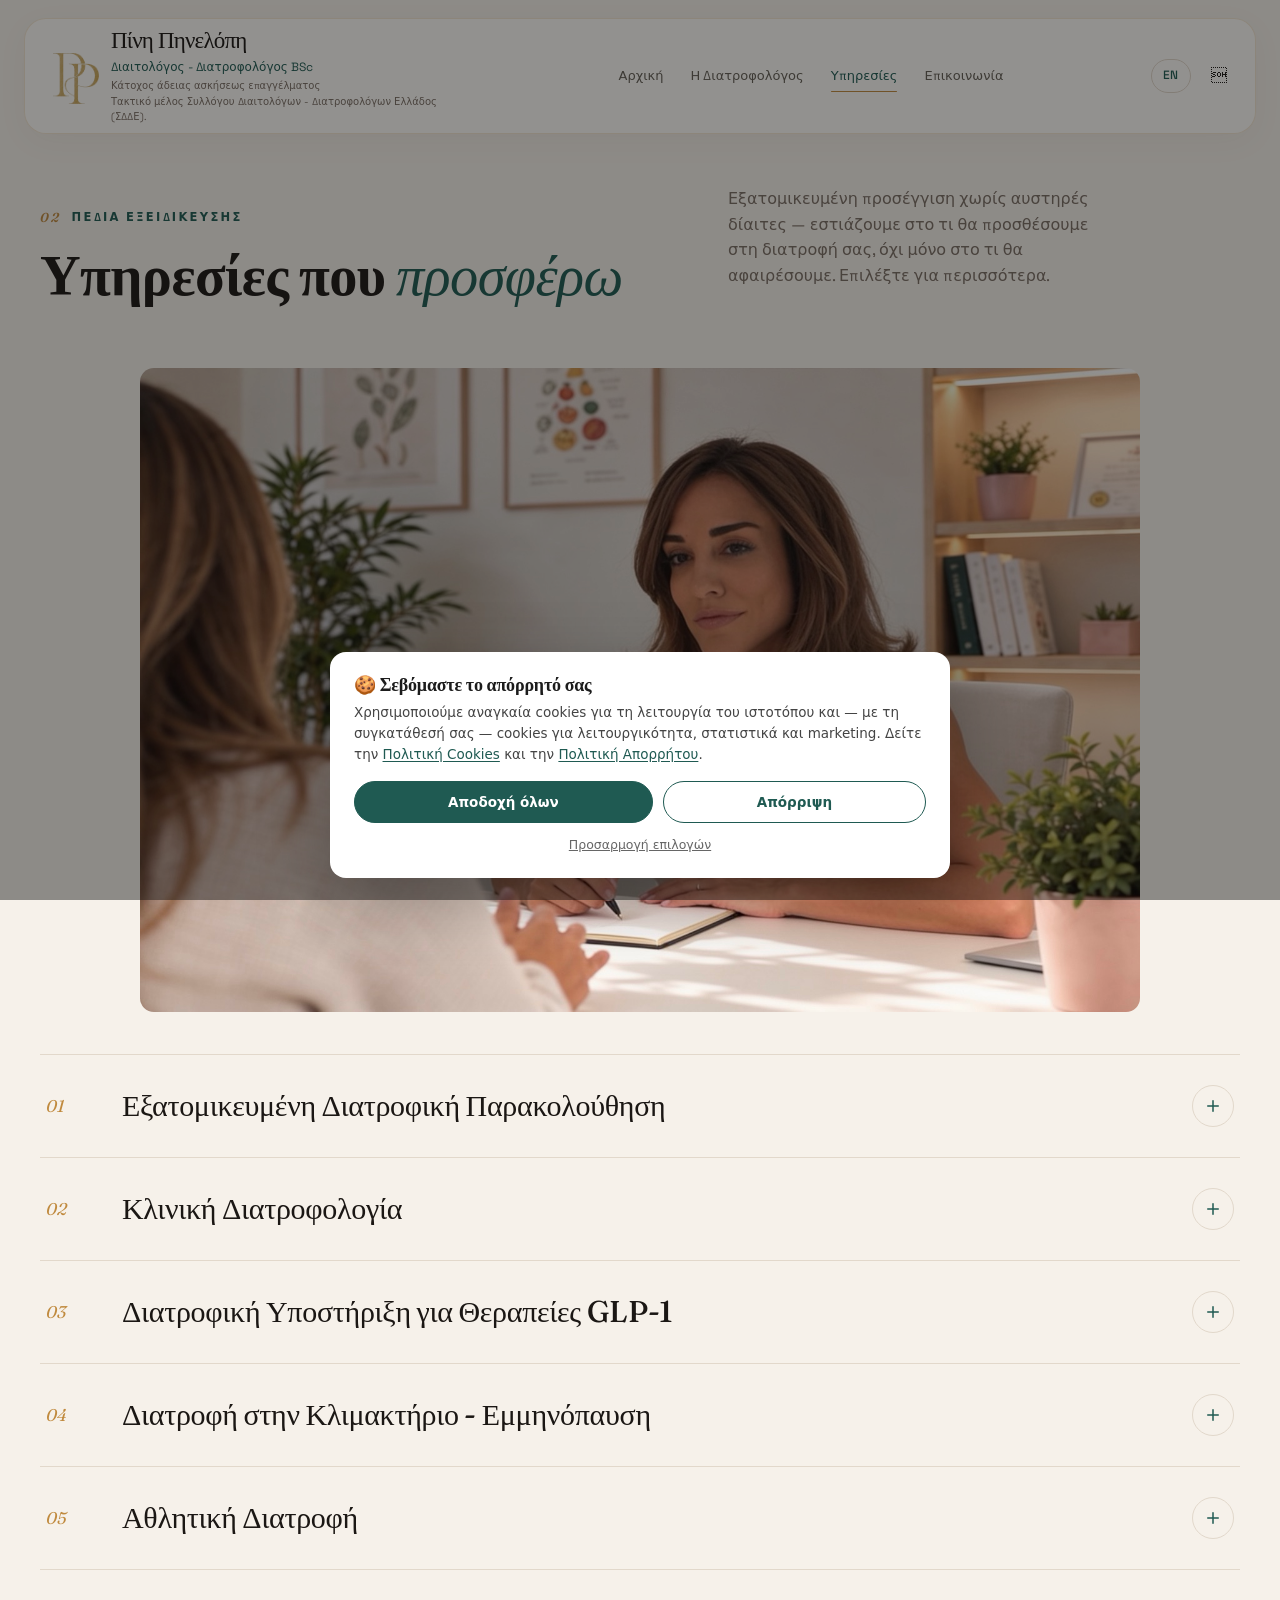
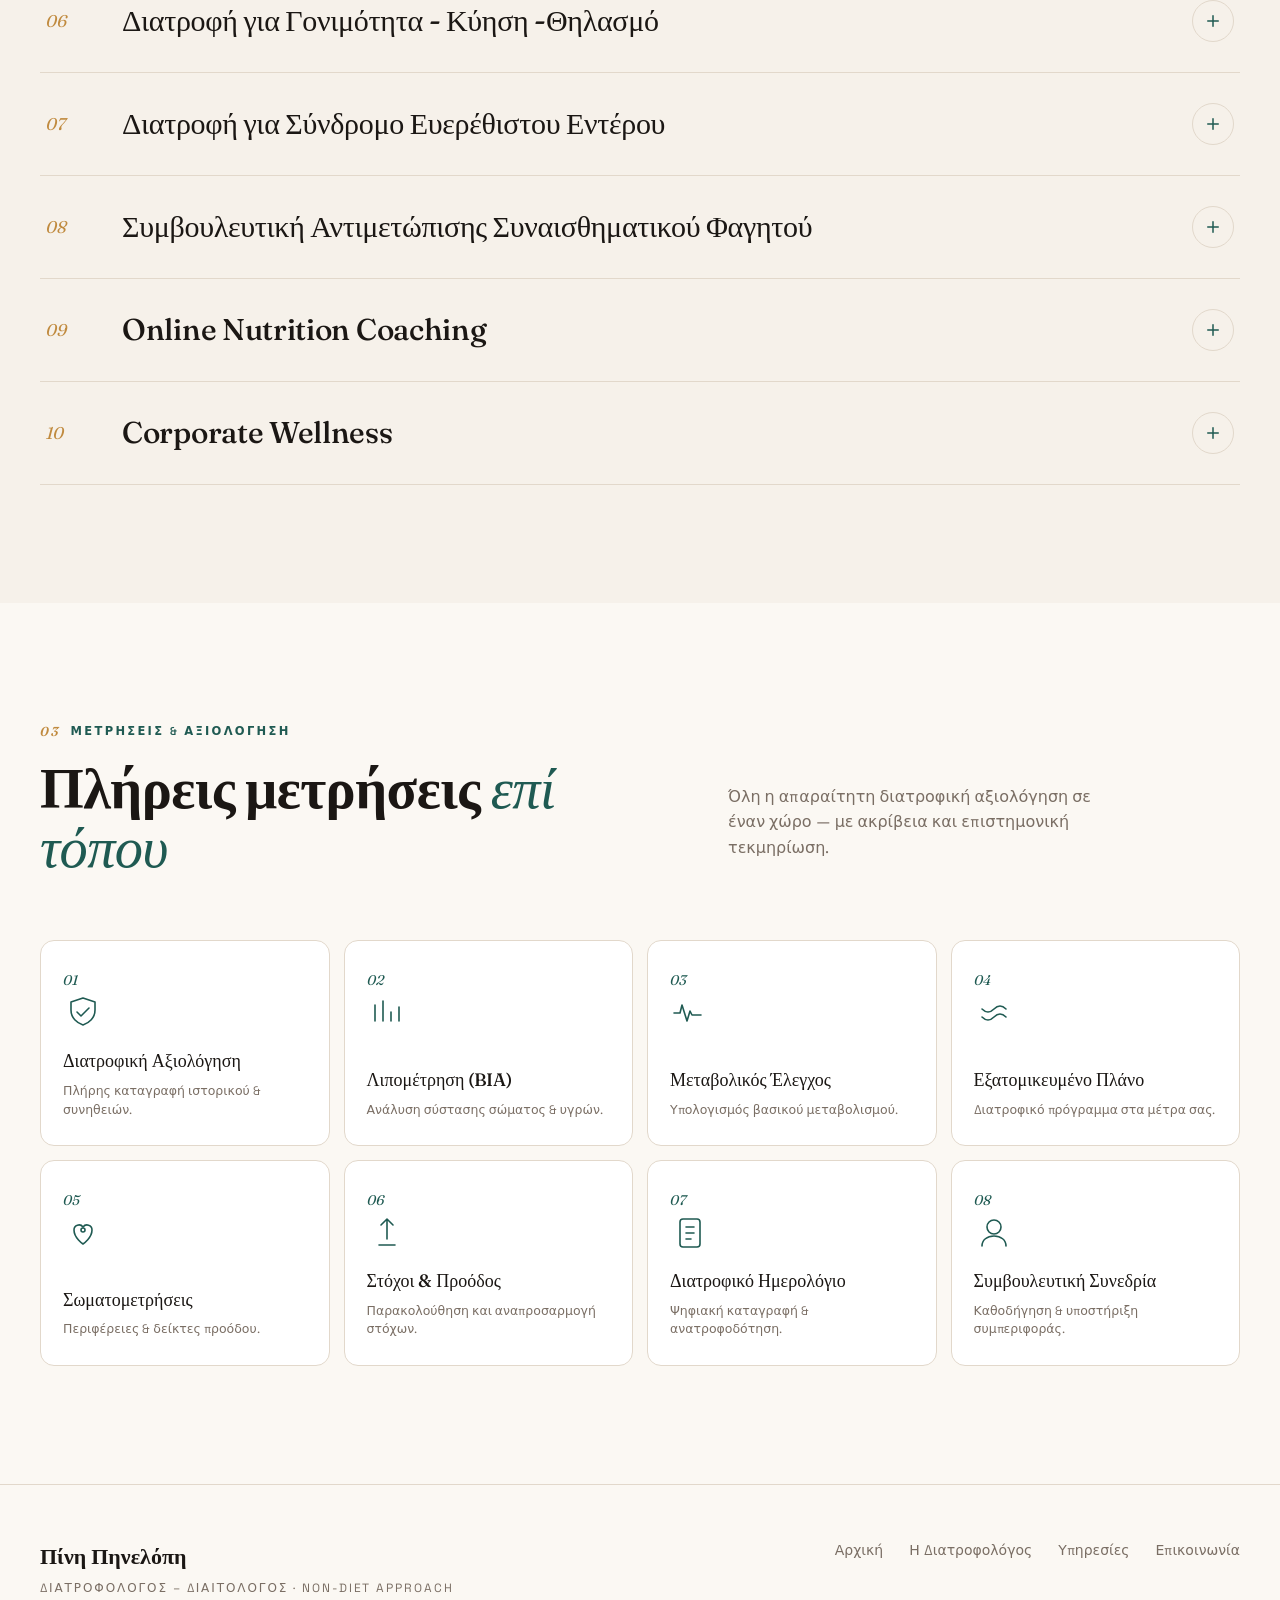
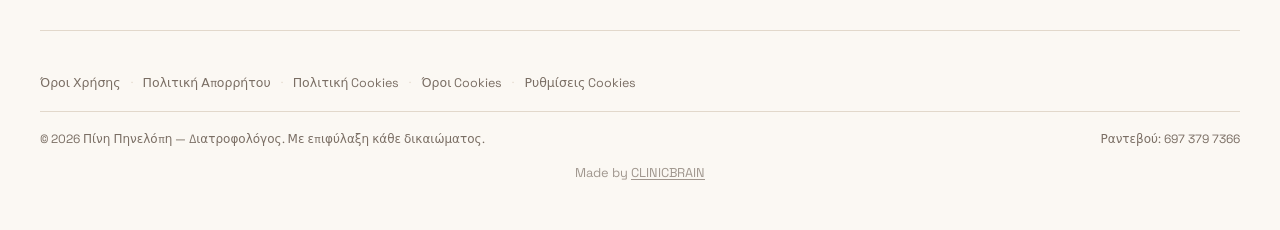
<file: ypiresies.html>
<!DOCTYPE html>
<html lang="el">
<head>
<meta charset="UTF-8" />
<meta name="viewport" content="width=device-width, initial-scale=1.0" />
<title>Υπηρεσίες & Μετρήσεις | Πίνη Πηνελόπη</title>
<meta name="description" content="Πίνη Πηνελόπη, Διατροφολόγος – Διαιτολόγος BSc, με άδεια ασκήσεως επαγγέλματος. Εξειδίκευση στη Διατροφική Συμπεριφορά & την Ποιοτική Διατροφή με Non-Diet Approach. Μεταβολικές διαταραχές, αντίσταση στην ινσουλίνη, ευερέθιστο έντερο & αυτοάνοσα." />
<meta name="keywords" content="διαιτολόγος Αθήνα, διατροφολόγος Αθήνα, Πίνη Πηνελόπη, non-diet approach, αντίσταση ινσουλίνης, ευερέθιστο έντερο, διατροφική συμπεριφορά, λιπομέτρηση, clinical dietitian" />
<meta name="author" content="Πίνη Πηνελόπη — Διατροφολόγος" />
<meta name="robots" content="index, follow, max-image-preview:large" />
<link rel="alternate" hreflang="el" href="/ypiresies.html" />
<link rel="alternate" hreflang="en" href="/en/services.html" />
<link rel="canonical" href="https://pinipinelopi.gr/index.html" />

<meta property="og:site_name" content="Πίνη Πηνελόπη — Διατροφολόγος" />
<meta property="og:locale" content="el_GR" />
<meta property="og:type" content="website" />
<meta property="og:title" content="Πίνη Πηνελόπη — Διατροφολόγος · Non-Diet Approach" />
<meta property="og:description" content="Πίνη Πηνελόπη, Διατροφολόγος – Διαιτολόγος BSc, με άδεια ασκήσεως επαγγέλματος. Εξειδίκευση στη Διατροφική Συμπεριφορά & την Ποιοτική Διατροφή με Non-Diet Approach. Μεταβολικές διαταραχές, αντίσταση στην ινσουλίνη, ευερέθιστο έντερο & αυτοάνοσα." />
<meta property="og:url" content="https://pinipinelopi.gr/index.html" />
<meta property="og:image" content="https://pini-swart.vercel.app/assets/pini-services-sept2026.jpg" />
<meta name="twitter:card" content="summary_large_image" />
<meta name="twitter:title" content="Πίνη Πηνελόπη — Διατροφολόγος · Non-Diet Approach" />
<meta name="twitter:description" content="Πίνη Πηνελόπη, Διατροφολόγος – Διαιτολόγος BSc, με άδεια ασκήσεως επαγγέλματος. Εξειδίκευση στη Διατροφική Συμπεριφορά & την Ποιοτική Διατροφή με Non-Diet Approach. Μεταβολικές διαταραχές, αντίσταση στην ινσουλίνη, ευερέθιστο έντερο & αυτοάνοσα." />
<meta name="twitter:image" content="https://pini-swart.vercel.app/assets/pini-services-sept2026.jpg" />

<script type="application/ld+json">{"@context":"https://schema.org","@type":["HealthAndBeautyBusiness","LocalBusiness"],"@id":"https://pinipinelopi.gr/#clinic","name":"Πίνη Πηνελόπη — Διατροφολόγος","alternateName":"Πίνη Πηνελόπη, Διατροφολόγος – Διαιτολόγος BSc","url":"https://pinipinelopi.gr/","telephone":"+306973797366","image":"https://pini-swart.vercel.app/assets/pini-services-sept2026.jpg","priceRange":"€€","currenciesAccepted":"EUR","openingHoursSpecification":[{"@type":"OpeningHoursSpecification","dayOfWeek":["Monday","Tuesday","Thursday"],"opens":"09:00","closes":"21:00"},{"@type":"OpeningHoursSpecification","dayOfWeek":["Wednesday"],"opens":"17:00","closes":"21:00"},{"@type":"OpeningHoursSpecification","dayOfWeek":["Friday"],"opens":"09:00","closes":"14:00"}],"founder":{"@type":"Person","name":"Πίνη Πηνελόπη","jobTitle":"Διατροφολόγος – Διαιτολόγος","alumniOf":"Πανεπιστήμιο Coventry"}}</script>
<script type="application/ld+json">{"@context":"https://schema.org","@type":"WebSite","name":"Πίνη Πηνελόπη — Διατροφολόγος","url":"https://pinipinelopi.gr/","inLanguage":"el"}</script>
<meta name="theme-color" content="#1b1714" />
<link rel="preconnect" href="https://fonts.googleapis.com" />
<link rel="preconnect" href="https://fonts.gstatic.com" crossorigin />
<link href="https://fonts.googleapis.com/css2?family=Fraunces:ital,opsz,wght@0,9..144,400;0,9..144,500;0,9..144,600;0,9..144,700;0,9..144,900;1,9..144,400;1,9..144,500&family=Space+Grotesk:wght@400;500;600;700&display=swap" rel="stylesheet" />
<link rel="stylesheet" href="assets/premium.css?v=20261111" />
<style>
  :root{
    --accent:#1f5a52;--accent-deep:#163f39;--gold:#c08a3e;
    --hero-bg:url('/assets/healthy-breakfast.jpg');
  }
  .cb-credit{margin-top:14px;font-size:.8rem;text-align:center;opacity:.7}
  .cb-credit a{color:inherit;text-decoration:underline;text-underline-offset:2px}
  .cb-credit a:hover{opacity:1}
</style>
</head>
<body>
<div class="glow" id="glow"></div>
<div class="progress" id="progress"></div>
<div class="overlay" id="overlay"></div>

<header class="topbar" id="topbar">
  <div class="shell nav">
    <a class="brand" href="#top" aria-label="Πίνη Πηνελόπη">
      <span class="brand-mark"><img src="assets/pp-monogram.png" width="218" height="240" alt="" /></span>
      <span class="brand-txt"><strong>Πίνη Πηνελόπη</strong><span class="brand-title">Διαιτολόγος - Διατροφολόγος BSc</span><span class="brand-license">Κάτοχος άδειας ασκήσεως επαγγέλματος</span><span class="brand-membership">Τακτικό μέλος Συλλόγου Διαιτολόγων - Διατροφολόγων Ελλάδος (ΣΔΔΕ).</span></span>
    </a>
    
    <nav class="nav-links">
      <a href="index.html">Αρχική</a>
      <a href="h-diatrofologos.html">Η Διατροφολόγος</a>
      <a href="ypiresies.html">Υπηρεσίες</a>
      <a href="epikoinonia.html">Επικοινωνία</a>
    </nav>

    <div class="nav-side">
      <a class="nav-phone" href="tel:+306973797366">
        <svg viewBox="0 0 24 24" fill="none" stroke="currentColor" stroke-width="2" stroke-linecap="round" stroke-linejoin="round"><path d="M22 16.92v3a2 2 0 0 1-2.18 2 19.79 19.79 0 0 1-8.63-3.07 19.5 19.5 0 0 1-6-6 19.79 19.79 0 0 1-3.07-8.67A2 2 0 0 1 4.11 2h3a2 2 0 0 1 2 1.72c.13.96.36 1.9.7 2.81a2 2 0 0 1-.45 2.11L8.09 9.91a16 16 0 0 0 6 6l1.27-1.27a2 2 0 0 1 2.11-.45c.91.34 1.85.57 2.81.7A2 2 0 0 1 22 16.92Z"/></svg>
        697 379 7366
      </a>
      <a class="lang-switch" href="en/services.html" hreflang="en" lang="en" aria-label="English version">EN</a>
      
      <button class="hamburger" id="hamburger" type="button" aria-label="Άνοιγμα μενού" aria-expanded="false" aria-controls="drawer"><span></span><span></span><span></span></button>
    </div>
  </div>
</header>


<aside class="drawer" id="drawer">
  <a class="dlink" href="index.html">Αρχική <b>00</b></a>
  <a class="dlink" href="h-diatrofologos.html">Η Διατροφολόγος <b>01</b></a>
  <a class="dlink" href="ypiresies.html">Υπηρεσίες & Μετρήσεις <b>02</b></a>
  <a class="dlink" href="epikoinonia.html">Επικοινωνία & Ωράριο <b>03</b></a>
  <a class="dlink" href="en/services.html" hreflang="en" lang="en">English <b>EN</b></a>
  <a class="btn primary" href="epikoinonia.html">Κλείστε Ραντεβού</a>
</aside>


<main id="top">
<section class="section" id="services" style="padding-top:120px;">
  <div class="shell">
    <div class="shead reveal">
      <div>
        <div class="kicker"><span class="num">02</span> Πεδία Εξειδίκευσης</div>
        <h2>Υπηρεσίες που <em>προσφέρω</em></h2>
      </div>
      <p class="lead">Εξατομικευμένη προσέγγιση χωρίς αυστηρές δίαιτες — εστιάζουμε στο τι θα προσθέσουμε στη διατροφή σας, όχι μόνο στο τι θα αφαιρέσουμε. Επιλέξτε για περισσότερα.</p>
    </div>
    <figure class="services-portrait reveal"><img src="assets/pini-services-sept2026.jpg" alt="Η Πίνη Πηνελόπη σε συνεδρία διατροφικής συμβουλευτικής" width="1600" height="1029" loading="lazy" decoding="async" /></figure>
    <div class="svc-list" id="svcList">
      <article class="svc-row reveal">
        <div class="svc-head"><span class="no">01</span><h3>Εξατομικευμένη Διατροφική Παρακολούθηση</h3><span class="ico"><svg viewBox="0 0 24 24" fill="none" stroke="currentColor" stroke-width="2" stroke-linecap="round"><path d="M12 5v14M5 12h14"/></svg></span></div>
        <div class="svc-body"><div class="svc-body-inner">Λήψη ιστορικού, λιπομέτρηση/ανάλυση σύστασης σώματος και σχεδιασμός προσαρμοσμένων πλάνων διατροφής.</div></div>
      </article>
      <article class="svc-row reveal">
        <div class="svc-head"><span class="no">02</span><h3>Κλινική Διατροφολογία</h3><span class="ico"><svg viewBox="0 0 24 24" fill="none" stroke="currentColor" stroke-width="2" stroke-linecap="round"><path d="M12 5v14M5 12h14"/></svg></span></div>
        <div class="svc-body"><div class="svc-body-inner">Εξειδικευμένα πρωτόκολλα για αντίσταση στην ινσουλίνη, σακχαρώδη διαβήτη, αυξημένα λιπίδια (χοληστερόλη/τριγλυκερίδια), γαστρεντερικές διαταραχές (π.χ. σύνδρομο ευερέθιστου εντέρου)  και ορμονικές διαταραχές (π.χ. Hashimoto, σύνδρομο πολυκυστικών ωοθηκών).</div></div>
      </article>
      <article class="svc-row reveal">
        <div class="svc-head"><span class="no">03</span><h3>Διατροφική Υποστήριξη για Θεραπείες GLP-1</h3><span class="ico"><svg viewBox="0 0 24 24" fill="none" stroke="currentColor" stroke-width="2" stroke-linecap="round"><path d="M12 5v14M5 12h14"/></svg></span></div>
        <div class="svc-body"><div class="svc-body-inner">Ειδικά σχεδιασμένο πρόγραμμα για άτομα που λαμβάνουν αγωγή απώλειας βάρους με στόχο τη διατήρηση της μυϊκής μάζας, την επάρκεια θρεπτικών συστατικών και τη διαχείριση παρενεργειών.</div></div>
      </article>
      <article class="svc-row reveal">
        <div class="svc-head"><span class="no">04</span><h3>Διατροφή στην Κλιμακτήριο - Εμμηνόπαυση</h3><span class="ico"><svg viewBox="0 0 24 24" fill="none" stroke="currentColor" stroke-width="2" stroke-linecap="round"><path d="M12 5v14M5 12h14"/></svg></span></div>
        <div class="svc-body"><div class="svc-body-inner">Εξειδικευμένη διατροφή που στοχεύει στη διαχείριση των ορμονικών διακυμάνσεων και τον έλεγχο του βάρους.</div></div>
      </article>
      <article class="svc-row reveal">
        <div class="svc-head"><span class="no">05</span><h3>Αθλητική Διατροφή</h3><span class="ico"><svg viewBox="0 0 24 24" fill="none" stroke="currentColor" stroke-width="2" stroke-linecap="round"><path d="M12 5v14M5 12h14"/></svg></span></div>
        <div class="svc-body"><div class="svc-body-inner">Βελτιστοποίηση της αθλητικής απόδοσης, προγραμματισμός γευμάτων πριν/μετά την προπόνηση και στρατηγική ενυδάτωσης.</div></div>
      </article>
      <article class="svc-row reveal">
        <div class="svc-head"><span class="no">06</span><h3>Διατροφή για Γονιμότητα - Κύηση -Θηλασμό</h3><span class="ico"><svg viewBox="0 0 24 24" fill="none" stroke="currentColor" stroke-width="2" stroke-linecap="round"><path d="M12 5v14M5 12h14"/></svg></span></div>
        <div class="svc-body"><div class="svc-body-inner">Εξειδικευμένη υποστήριξη για τη γονιμότητα, την εγκυμοσύνη, τον θηλασμό</div></div>
      </article>
      <article class="svc-row reveal">
        <div class="svc-head"><span class="no">07</span><h3>Διατροφή για Σύνδρομο Ευερέθιστου Εντέρου</h3><span class="ico"><svg viewBox="0 0 24 24" fill="none" stroke="currentColor" stroke-width="2" stroke-linecap="round"><path d="M12 5v14M5 12h14"/></svg></span></div>
        <div class="svc-body"><div class="svc-body-inner">Στοχευμένες διατροφικές παρεμβάσεις για την αντιμετώπιση των συμπτωμάτων του ΣΕΕ, όπως κοιλιακός πόνος, φούσκωμα, μετεωρισμός, διάρροια ή δυσκοιλιότητα.</div></div>
      </article>
      <article class="svc-row reveal">
        <div class="svc-head"><span class="no">08</span><h3>Συμβουλευτική Αντιμετώπισης Συναισθηματικού Φαγητού</h3><span class="ico"><svg viewBox="0 0 24 24" fill="none" stroke="currentColor" stroke-width="2" stroke-linecap="round"><path d="M12 5v14M5 12h14"/></svg></span></div>
        <div class="svc-body"><div class="svc-body-inner">Εκπαίδευση για την αποδέσμευση από τη λογική της στερητικής δίαιτας, τη διαχείριση της συναισθηματικής υπερφαγίας και τη βελτίωση της σχέσης με το σώμα.</div></div>
      </article>
      <article class="svc-row reveal">
        <div class="svc-head"><span class="no">09</span><h3>Online Nutrition Coaching</h3><span class="ico"><svg viewBox="0 0 24 24" fill="none" stroke="currentColor" stroke-width="2" stroke-linecap="round"><path d="M12 5v14M5 12h14"/></svg></span></div>
        <div class="svc-body"><div class="svc-body-inner">Πλήρως εξ αποστάσεως παρακολούθηση μέσω συνεδριών βιντεοκλήσης για άτομα με επιβαρυμένο πρόγραμμα ή κατοίκους εξωτερικού.</div></div>
      </article>
      <article class="svc-row reveal">
        <div class="svc-head"><span class="no">10</span><h3>Corporate Wellness</h3><span class="ico"><svg viewBox="0 0 24 24" fill="none" stroke="currentColor" stroke-width="2" stroke-linecap="round"><path d="M12 5v14M5 12h14"/></svg></span></div>
        <div class="svc-body"><div class="svc-body-inner">Προγράμματα ευεξίας για εταιρείες (διαδραστικά workshops, ομιλίες για τη διατροφή στο γραφείο, ατομικές συνεδρίες για υπαλλήλους).</div></div>
      </article>
    </div>
  </div>
</section>


<section class="section exams" id="exams">
  <div class="shell">
    <div class="shead reveal">
      <div>
        <div class="kicker"><span class="num">03</span> Μετρήσεις & Αξιολόγηση</div>
        <h2>Πλήρεις μετρήσεις <em>επί τόπου</em></h2>
      </div>
      <p class="lead">Όλη η απαραίτητη διατροφική αξιολόγηση σε έναν χώρο — με ακρίβεια και επιστημονική τεκμηρίωση.</p>
    </div>
    <div class="exam-grid">
      <article class="exam reveal"><div><span class="enum">01</span><div class="eico"><svg viewBox="0 0 40 40" fill="none" stroke="currentColor" stroke-width="1.6" stroke-linecap="round" stroke-linejoin="round"><path d="M20 5l12 4v8c0 8-6 13-12 15-6-2-12-7-12-15V9z"/><path d="M14 19l4 4 8-8"/></svg></div></div><div><h4>Διατροφική Αξιολόγηση</h4><p>Πλήρης καταγραφή ιστορικού & συνηθειών.</p></div></article>
      <article class="exam reveal"><div><span class="enum">02</span><div class="eico"><svg viewBox="0 0 40 40" fill="none" stroke="currentColor" stroke-width="1.6" stroke-linecap="round" stroke-linejoin="round"><path d="M8 28V12M16 28V8M24 28v-9M32 28V14"/></svg></div></div><div><h4>Λιπομέτρηση (BIA)</h4><p>Ανάλυση σύστασης σώματος & υγρών.</p></div></article>
      <article class="exam reveal"><div><span class="enum">03</span><div class="eico"><svg viewBox="0 0 40 40" fill="none" stroke="currentColor" stroke-width="1.6" stroke-linecap="round" stroke-linejoin="round"><path d="M4 20h6l2-8 5 16 3-10 2 4h9"/></svg></div></div><div><h4>Μεταβολικός Έλεγχος</h4><p>Υπολογισμός βασικού μεταβολισμού.</p></div></article>
      <article class="exam reveal"><div><span class="enum">04</span><div class="eico"><svg viewBox="0 0 40 40" fill="none" stroke="currentColor" stroke-width="1.6" stroke-linecap="round" stroke-linejoin="round"><path d="M8 24c4 4 8 4 12 0s8-4 12 0M8 16c4 4 8 4 12 0s8-4 12 0"/></svg></div></div><div><h4>Εξατομικευμένο Πλάνο</h4><p>Διατροφικό πρόγραμμα στα μέτρα σας.</p></div></article>
      <article class="exam reveal"><div><span class="enum">05</span><div class="eico"><svg viewBox="0 0 40 40" fill="none" stroke="currentColor" stroke-width="1.6" stroke-linecap="round" stroke-linejoin="round"><path d="M20 31s-9-6-9-14a5 5 0 0 1 9-3 5 5 0 0 1 9 3c0 8-9 14-9 14Z"/><circle cx="20" cy="17" r="2"/></svg></div></div><div><h4>Σωματομετρήσεις</h4><p>Περιφέρειες & δείκτες προόδου.</p></div></article>
      <article class="exam reveal"><div><span class="enum">06</span><div class="eico"><svg viewBox="0 0 40 40" fill="none" stroke="currentColor" stroke-width="1.6" stroke-linecap="round" stroke-linejoin="round"><path d="M20 6v20M14 12l6-6 6 6M12 32h16"/></svg></div></div><div><h4>Στόχοι & Προόδος</h4><p>Παρακολούθηση και αναπροσαρμογή στόχων.</p></div></article>
      <article class="exam reveal"><div><span class="enum">07</span><div class="eico"><svg viewBox="0 0 40 40" fill="none" stroke="currentColor" stroke-width="1.6" stroke-linecap="round" stroke-linejoin="round"><rect x="10" y="6" width="20" height="28" rx="3"/><path d="M16 14h8M16 20h8M16 26h5"/></svg></div></div><div><h4>Διατροφικό Ημερολόγιο</h4><p>Ψηφιακή καταγραφή & ανατροφοδότηση.</p></div></article>
      <article class="exam reveal"><div><span class="enum">08</span><div class="eico"><svg viewBox="0 0 40 40" fill="none" stroke="currentColor" stroke-width="1.6" stroke-linecap="round" stroke-linejoin="round"><circle cx="20" cy="14" r="7"/><path d="M8 33c0-6 5-10 12-10s12 4 12 10"/></svg></div></div><div><h4>Συμβουλευτική Συνεδρία</h4><p>Καθοδήγηση & υποστήριξη συμπεριφοράς.</p></div></article>
    </div>
  </div>
</section>


</main>

<footer>
  <div class="shell">
    <div class="foot-top">
      <div class="foot-brand"><strong>Πίνη Πηνελόπη</strong><span>Διατροφολόγος – Διαιτολόγος · Non-Diet Approach</span></div>
      
      <nav class="foot-nav">
        <a href="index.html">Αρχική</a><a href="h-diatrofologos.html">Η Διατροφολόγος</a><a href="ypiresies.html">Υπηρεσίες</a><a href="epikoinonia.html">Επικοινωνία</a>
      </nav>

    </div>
    <div class="foot-legal">
      <a href="legal/terms.html">Όροι Χρήσης</a><span class="sep">·</span>
      <a href="legal/privacy.html">Πολιτική Απορρήτου</a><span class="sep">·</span>
      <a href="legal/cookies.html">Πολιτική Cookies</a><span class="sep">·</span>
      <a href="legal/cookie-terms.html">Όροι Cookies</a><span class="sep">·</span>
      <a href="#" data-cookie-settings>Ρυθμίσεις Cookies</a>
    </div>
    <div class="foot-bottom">
      <span>© <span id="year"></span> Πίνη Πηνελόπη — Διατροφολόγος. Με επιφύλαξη κάθε δικαιώματος.</span>
      <span>Ραντεβού: <a href="tel:+306973797366">697 379 7366</a></span>
    </div>
    <p class="cb-credit">
      Made by
      <a href="https://clinicbrain.gr/?utm_source=client-site&utm_medium=footer&utm_campaign=made-by"
         target="_blank" rel="noopener noreferrer">CLINICBRAIN</a>
    </p>
  </div>
</footer>

<button class="to-top" id="toTop" aria-label="Επιστροφή στην κορυφή">
  <svg viewBox="0 0 24 24" fill="none" stroke="currentColor" stroke-width="2.4" stroke-linecap="round" stroke-linejoin="round"><path d="M12 19V5M5 12l7-7 7 7"/></svg>
</button>

<script src="assets/premium.js?v=20261001"></script>
<script src="cookie-consent.js?v=20261001"></script>
</body>
</html>
</file>
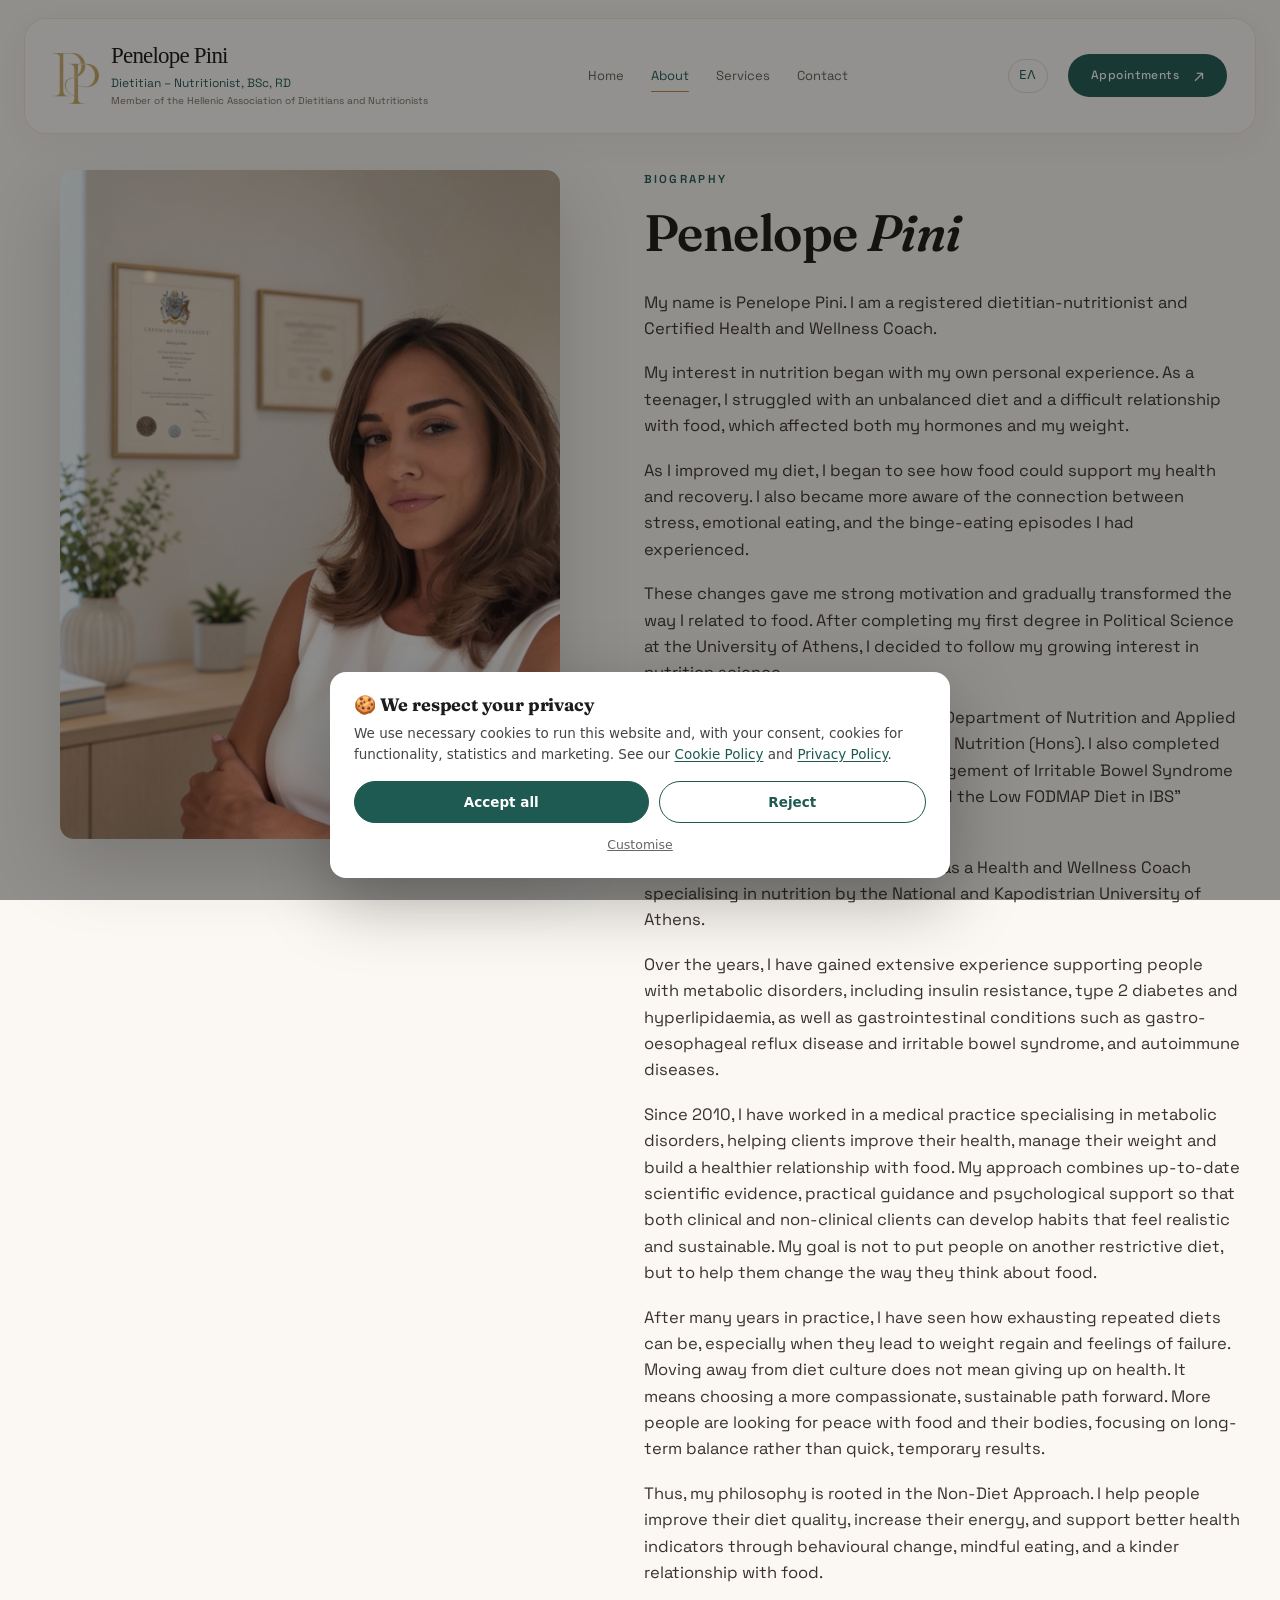
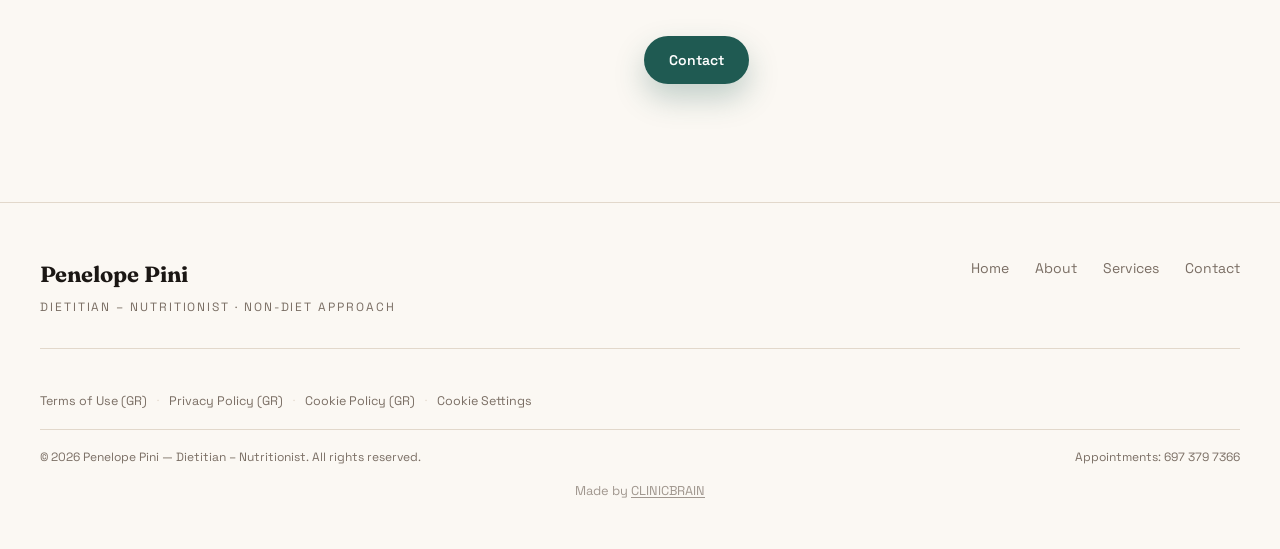
<file: en/about.html>
<!DOCTYPE html>
<html lang="en">
<head>
<meta charset="UTF-8" />
<meta name="viewport" content="width=device-width, initial-scale=1.0" />
<title>About | Penelope Pini, Dietitian – Nutritionist</title>
<meta name="description" content="Penelope Pini, registered Dietitian – Nutritionist (BSc, RD) and Certified Health & Wellness Coach. Non-Diet Approach: insulin resistance, type 2 diabetes, hyperlipidaemia, IBS and autoimmune conditions. In-person and online sessions." />
<meta name="author" content="Penelope Pini — Dietitian – Nutritionist" />
<meta name="robots" content="index, follow, max-image-preview:large" />
<link rel="alternate" hreflang="el" href="/h-diatrofologos.html" />
<link rel="alternate" hreflang="en" href="/en/about.html" />
<link rel="canonical" href="https://pinipinelopi.gr/en/about.html" />

<meta property="og:site_name" content="Penelope Pini — Dietitian – Nutritionist" />
<meta property="og:locale" content="en_GB" />
<meta property="og:locale:alternate" content="el_GR" />
<meta property="og:type" content="website" />
<meta property="og:title" content="About | Penelope Pini, Dietitian – Nutritionist" />
<meta property="og:description" content="Penelope Pini, registered Dietitian – Nutritionist (BSc, RD) and Certified Health & Wellness Coach. Non-Diet Approach: insulin resistance, type 2 diabetes, hyperlipidaemia, IBS and autoimmune conditions. In-person and online sessions." />
<meta property="og:url" content="https://pinipinelopi.gr/en/about.html" />
<meta property="og:image" content="https://pini-swart.vercel.app/assets/pini-biography-sept2026.jpg" />
<meta name="twitter:card" content="summary_large_image" />
<meta name="twitter:title" content="About | Penelope Pini, Dietitian – Nutritionist" />
<meta name="twitter:description" content="Penelope Pini, registered Dietitian – Nutritionist (BSc, RD) and Certified Health & Wellness Coach. Non-Diet Approach: insulin resistance, type 2 diabetes, hyperlipidaemia, IBS and autoimmune conditions. In-person and online sessions." />
<meta name="twitter:image" content="https://pini-swart.vercel.app/assets/pini-biography-sept2026.jpg" />

<script type="application/ld+json">{"@context":"https://schema.org","@type":["HealthAndBeautyBusiness","LocalBusiness"],"@id":"https://pinipinelopi.gr/#clinic","name":"Penelope Pini — Dietitian – Nutritionist","url":"https://pinipinelopi.gr/en/","telephone":"+306973797366","image":"https://pini-swart.vercel.app/assets/pini-biography-sept2026.jpg","openingHoursSpecification":[{"@type":"OpeningHoursSpecification","dayOfWeek":["Monday","Tuesday","Thursday"],"opens":"09:00","closes":"21:00"},{"@type":"OpeningHoursSpecification","dayOfWeek":["Wednesday"],"opens":"17:00","closes":"21:00"},{"@type":"OpeningHoursSpecification","dayOfWeek":["Friday"],"opens":"09:00","closes":"14:00"}],"founder":{"@type":"Person","name":"Penelope Pini","jobTitle":"Dietitian – Nutritionist","alumniOf":"Coventry University"}}</script>
<meta name="theme-color" content="#1b1714" />
<link rel="preconnect" href="https://fonts.googleapis.com" />
<link rel="preconnect" href="https://fonts.gstatic.com" crossorigin />
<link href="https://fonts.googleapis.com/css2?family=Fraunces:ital,opsz,wght@0,9..144,400;0,9..144,500;0,9..144,600;0,9..144,700;0,9..144,900;1,9..144,400;1,9..144,500&family=Space+Grotesk:wght@400;500;600;700&display=swap" rel="stylesheet" />
<link rel="stylesheet" href="../assets/premium.css?v=20261111" />
<style>
  :root{
    --accent:#1f5a52;--accent-deep:#163f39;--gold:#c08a3e;
    --hero-bg:url('/assets/healthy-breakfast.jpg');
  }
  .cb-credit{margin-top:14px;font-size:.8rem;text-align:center;opacity:.7}
  .cb-credit a{color:inherit;text-decoration:underline;text-underline-offset:2px}
  .cb-credit a:hover{opacity:1}

  /* — Philosophy / Approach — */
  .philo{background:#faf7f3}
  .philo-quote{max-width:900px;margin:0 auto;text-align:center}
  .philo-quote .qmark{font-family:'Fraunces',serif;font-size:5rem;line-height:.6;color:var(--gold);display:block;margin-bottom:18px}
  .philo-quote p{font-family:'Fraunces',serif;font-size:clamp(1.25rem,2.4vw,1.75rem);line-height:1.55;font-style:italic}
  .philo-quote .sig{margin-top:26px;font-family:'Space Grotesk',sans-serif;font-style:normal;font-size:.82rem;letter-spacing:.18em;text-transform:uppercase;opacity:.6}

  .focus-grid{display:grid;grid-template-columns:repeat(auto-fit,minmax(260px,1fr));gap:18px;margin-top:44px}
  .focus-card{background:#fff;border:1px solid rgba(0,0,0,.08);border-radius:18px;padding:28px 26px;transition:transform .35s ease,box-shadow .35s ease}
  .focus-card:hover{transform:translateY(-4px);box-shadow:0 18px 40px rgba(0,0,0,.07)}
  .focus-card .fnum{font-family:'Space Grotesk',sans-serif;font-size:.75rem;letter-spacing:.2em;color:var(--gold);display:block;margin-bottom:14px}
  .focus-card h4{font-family:'Fraunces',serif;font-size:1.12rem;margin-bottom:10px;line-height:1.3}
  .focus-card p{font-size:.94rem;line-height:1.65;opacity:.78}

  .steps{display:grid;gap:0;margin-top:40px;border-top:1px solid rgba(0,0,0,.1)}
  .step{display:grid;grid-template-columns:80px 1fr;gap:24px;padding:30px 0;border-bottom:1px solid rgba(0,0,0,.1);align-items:start}
  .step .snum{font-family:'Fraunces',serif;font-size:2rem;color:var(--gold);line-height:1}
  .step h4{font-family:'Fraunces',serif;font-size:1.2rem;margin-bottom:8px}
  .step p{font-size:.98rem;line-height:1.7;opacity:.8}
  @media(max-width:640px){.step{grid-template-columns:52px 1fr;gap:16px}.step .snum{font-size:1.5rem}}

  .mv-grid{display:grid;grid-template-columns:1fr 1fr;gap:22px;margin-top:40px}
  .mv{border:1px solid rgba(0,0,0,.1);border-radius:20px;padding:34px 30px;background:#fff}
  .mv .kicker{margin-bottom:14px}
  .mv p{font-size:1rem;line-height:1.75;opacity:.82}
  @media(max-width:820px){.mv-grid{grid-template-columns:1fr}}
</style>
</head>
<body>
<div class="glow" id="glow"></div>
<div class="progress" id="progress"></div>
<div class="overlay" id="overlay"></div>

<header class="topbar" id="topbar">
  <div class="shell nav">
    <a class="brand" href="index.html" aria-label="Penelope Pini">
      <span class="brand-mark"><img src="../assets/pp-monogram.png" width="218" height="240" alt="" /></span>
      <span class="brand-txt"><strong>Penelope Pini</strong><span class="brand-title">Dietitian – Nutritionist, BSc, RD</span><span class="brand-membership">Member of the Hellenic Association of Dietitians and Nutritionists</span></span>
    </a>
    <nav class="nav-links">
      <a href="index.html">Home</a>
      <a href="about.html">About</a>
      <a href="services.html">Services</a>
      <a href="contact.html">Contact</a>
    </nav>
    <div class="nav-side">
      <a class="nav-phone" href="tel:+306973797366">
        <svg viewBox="0 0 24 24" fill="none" stroke="currentColor" stroke-width="2" stroke-linecap="round" stroke-linejoin="round"><path d="M22 16.92v3a2 2 0 0 1-2.18 2 19.79 19.79 0 0 1-8.63-3.07 19.5 19.5 0 0 1-6-6 19.79 19.79 0 0 1-3.07-8.67A2 2 0 0 1 4.11 2h3a2 2 0 0 1 2 1.72c.13.96.36 1.9.7 2.81a2 2 0 0 1-.45 2.11L8.09 9.91a16 16 0 0 0 6 6l1.27-1.27a2 2 0 0 1 2.11-.45c.91.34 1.85.57 2.81.7A2 2 0 0 1 22 16.92Z"/></svg>
        697 379 7366
      </a>
      <a class="lang-switch" href="../h-diatrofologos.html" hreflang="el" lang="el" aria-label="Ελληνική έκδοση">ΕΛ</a>
      <a class="btn primary" href="contact.html">Appointments</a>
      <button class="hamburger" id="hamburger" type="button" aria-label="Open menu" aria-expanded="false" aria-controls="drawer"><span></span><span></span><span></span></button>
    </div>
  </div>
</header>

<aside class="drawer" id="drawer">
  <a class="dlink" href="index.html">Home <b>00</b></a>
  <a class="dlink" href="about.html">About <b>01</b></a>
  <a class="dlink" href="services.html">Services &amp; Assessments <b>02</b></a>
  <a class="dlink" href="contact.html">Contact &amp; Hours <b>03</b></a>
  <a class="dlink" href="../h-diatrofologos.html" hreflang="el" lang="el">Ελληνικά <b>ΕΛ</b></a>
  <a class="btn primary" href="contact.html">Book an Appointment</a>
</aside>

<main id="top">
<section class="section about biography-page" id="about">
  <div class="shell"><div class="about-grid">
    <div class="about-figure"><img src="../assets/pini-biography-sept2026.jpg" width="1195" height="1600" alt="Penelope Pini — Dietitian – Nutritionist" decoding="async" /></div>
    <div class="about-body">
      <div class="kicker">Biography</div>
      <h1>Penelope <em>Pini</em></h1>
        <p>My name is Penelope Pini. I am a registered dietitian-nutritionist and Certified Health and Wellness Coach.</p>
        <p>My interest in nutrition began with my own personal experience. As a teenager, I struggled with an unbalanced diet and a difficult relationship with food, which affected both my hormones and my weight.</p>
        <p>As I improved my diet, I began to see how food could support my health and recovery. I also became more aware of the connection between stress, emotional eating, and the binge-eating episodes I had experienced.</p>
        <p>These changes gave me strong motivation and gradually transformed the way I related to food. After completing my first degree in Political Science at the University of Athens, I decided to follow my growing interest in nutrition science.</p>
        <p>I graduated from Coventry University Department of Nutrition and Applied Clinical Dietetics, where I earned a BSc Nutrition (Hons). I also completed specialist training in the dietary management of Irritable Bowel Syndrome through the “Dietary Management and the Low FODMAP Diet in IBS” programme at King’s College London.</p>
        <p>Since 2018, I have also been certified as a Health and Wellness Coach specialising in nutrition by the National and Kapodistrian University of Athens.</p>
        <p>Over the years, I have gained extensive experience supporting people with metabolic disorders, including insulin resistance, type 2 diabetes and hyperlipidaemia, as well as gastrointestinal conditions such as gastro-oesophageal reflux disease and irritable bowel syndrome, and autoimmune diseases.</p>
        <p>Since 2010, I have worked in a medical practice specialising in metabolic disorders, helping clients improve their health, manage their weight and build a healthier relationship with food. My approach combines up-to-date scientific evidence, practical guidance and psychological support so that both clinical and non-clinical clients can develop habits that feel realistic and sustainable. My goal is not to put people on another restrictive diet, but to help them change the way they think about food.</p>
        <p>After many years in practice, I have seen how exhausting repeated diets can be, especially when they lead to weight regain and feelings of failure. Moving away from diet culture does not mean giving up on health. It means choosing a more compassionate, sustainable path forward. More people are looking for peace with food and their bodies, focusing on long-term balance rather than quick, temporary results.</p>
        <p>Thus, my philosophy is rooted in the Non-Diet Approach. I help people improve their diet quality, increase their energy, and support better health indicators through behavioural change, mindful eating, and a kinder relationship with food.</p>
      <a class="btn primary" href="contact.html" style="margin-top:32px">Contact</a>
    </div>
  </div></div>
</section>
</main>

<footer>
  <div class="shell">
    <div class="foot-top">
      <div class="foot-brand"><strong>Penelope Pini</strong><span>Dietitian – Nutritionist · Non-Diet Approach</span></div>
      <nav class="foot-nav">
        <a href="index.html">Home</a><a href="about.html">About</a><a href="services.html">Services</a><a href="contact.html">Contact</a>
      </nav>
    </div>
    <div class="foot-legal">
      <a href="../legal/terms.html" hreflang="el">Terms of Use (GR)</a><span class="sep">·</span>
      <a href="../legal/privacy.html" hreflang="el">Privacy Policy (GR)</a><span class="sep">·</span>
      <a href="../legal/cookies.html" hreflang="el">Cookie Policy (GR)</a><span class="sep">·</span>
      <a href="#" data-cookie-settings>Cookie Settings</a>
    </div>
    <div class="foot-bottom">
      <span>© <span id="year"></span> Penelope Pini — Dietitian – Nutritionist. All rights reserved.</span>
      <span>Appointments: <a href="tel:+306973797366">697 379 7366</a></span>
    </div>
    <p class="cb-credit">
      Made by
      <a href="https://clinicbrain.gr/?utm_source=client-site&utm_medium=footer&utm_campaign=made-by"
         target="_blank" rel="noopener noreferrer">CLINICBRAIN</a>
    </p>
  </div>
</footer>

<button class="to-top" id="toTop" aria-label="Back to top">
  <svg viewBox="0 0 24 24" fill="none" stroke="currentColor" stroke-width="2.4" stroke-linecap="round" stroke-linejoin="round"><path d="M12 19V5M5 12l7-7 7 7"/></svg>
</button>

<script src="../assets/premium.js?v=20261001"></script>
<script src="../cookie-consent.js?v=20261001"></script>
</body>
</html>
</file>
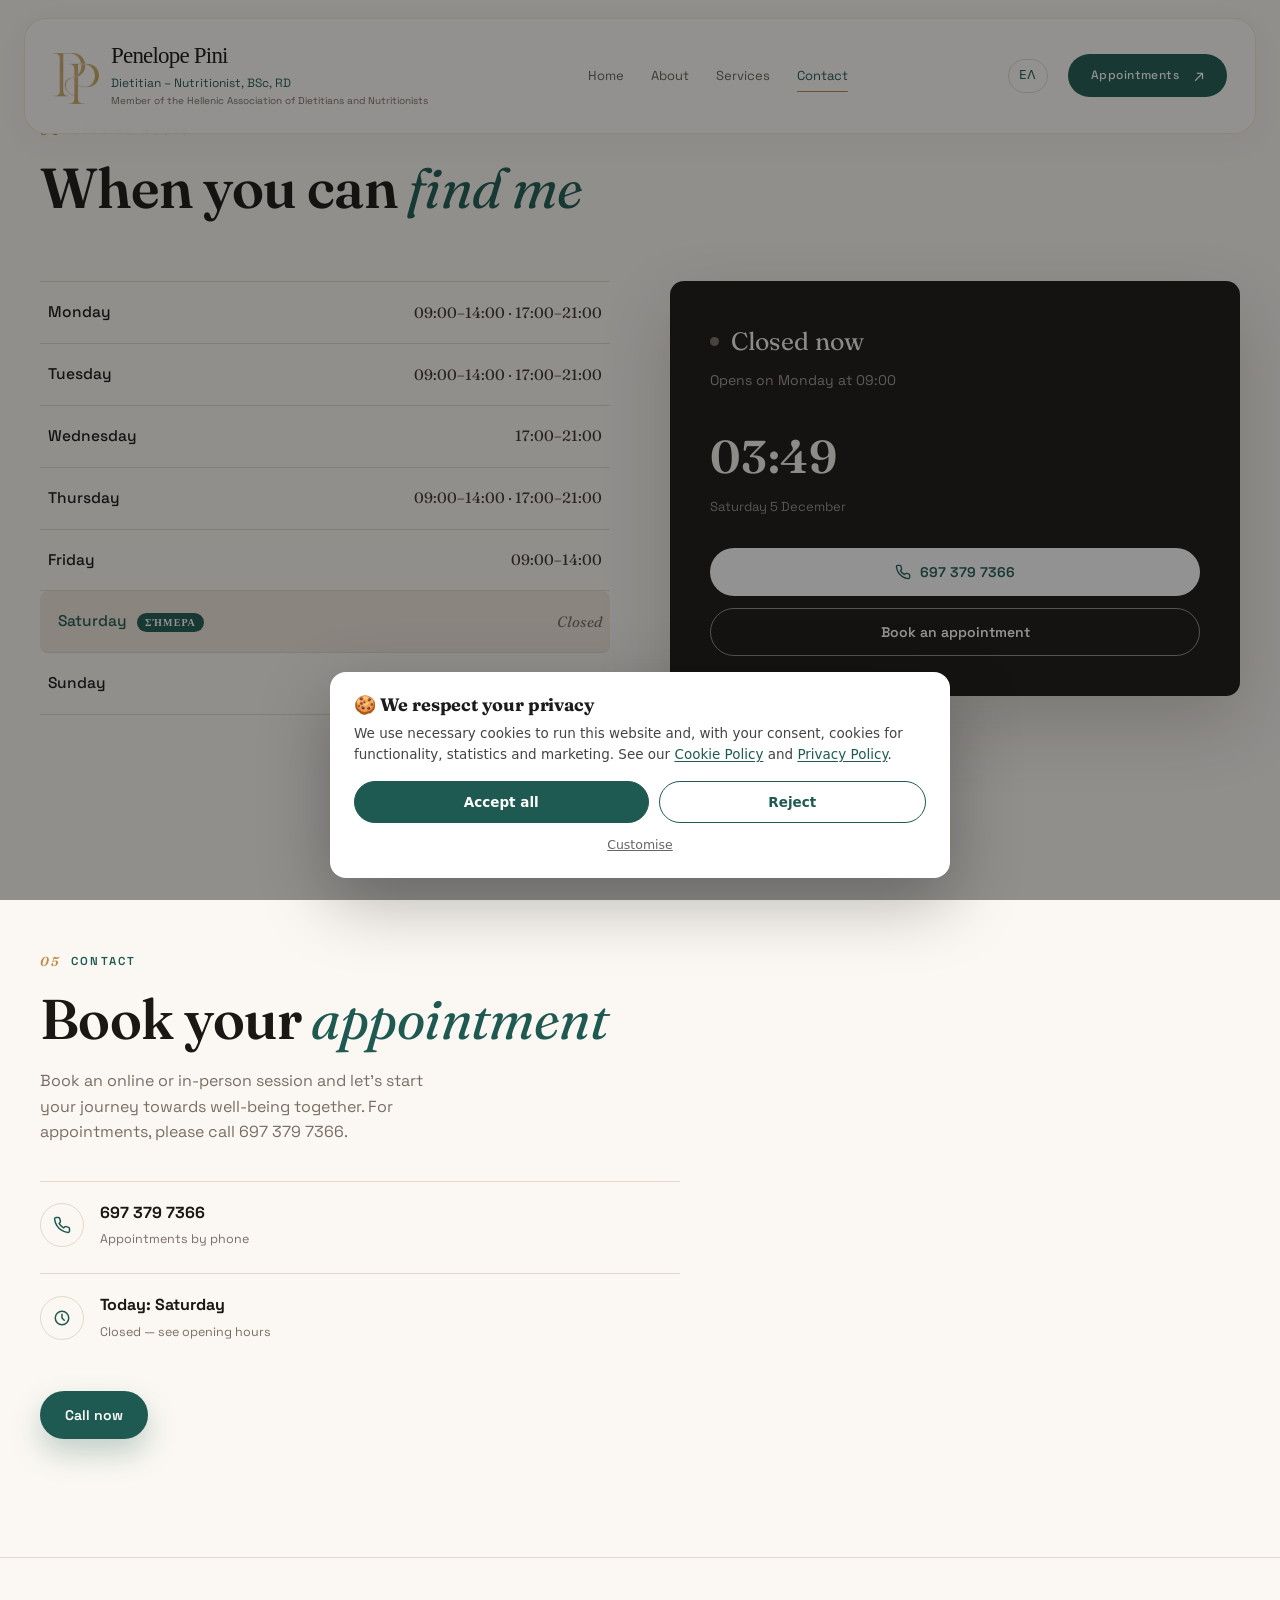
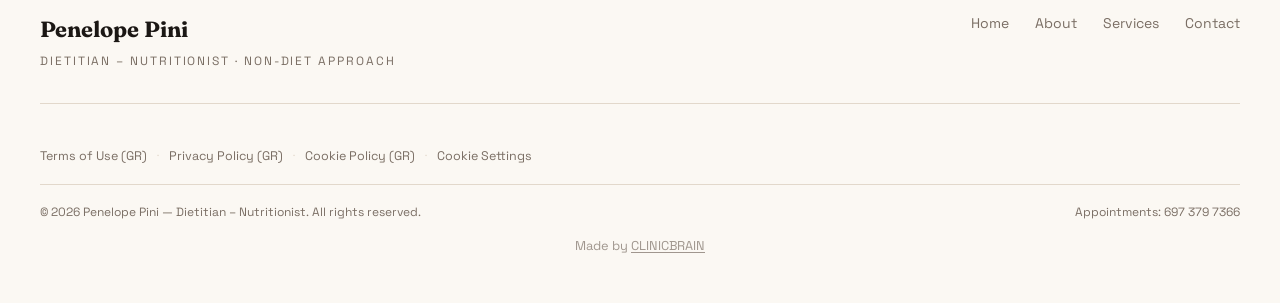
<file: en/contact.html>
<!DOCTYPE html>
<html lang="en">
<head>
<meta charset="UTF-8" />
<meta name="viewport" content="width=device-width, initial-scale=1.0" />
<title>Contact & Opening Hours | Penelope Pini</title>
<meta name="description" content="Penelope Pini, registered Dietitian – Nutritionist (BSc, RD) and Certified Health & Wellness Coach. Non-Diet Approach: insulin resistance, type 2 diabetes, hyperlipidaemia, IBS and autoimmune conditions. In-person and online sessions." />
<meta name="author" content="Penelope Pini — Dietitian – Nutritionist" />
<meta name="robots" content="index, follow, max-image-preview:large" />
<link rel="alternate" hreflang="el" href="/epikoinonia.html" />
<link rel="alternate" hreflang="en" href="/en/contact.html" />
<link rel="canonical" href="https://pinipinelopi.gr/en/contact.html" />

<meta property="og:site_name" content="Penelope Pini — Dietitian – Nutritionist" />
<meta property="og:locale" content="en_GB" />
<meta property="og:locale:alternate" content="el_GR" />
<meta property="og:type" content="website" />
<meta property="og:title" content="Contact & Opening Hours | Penelope Pini" />
<meta property="og:description" content="Penelope Pini, registered Dietitian – Nutritionist (BSc, RD) and Certified Health & Wellness Coach. Non-Diet Approach: insulin resistance, type 2 diabetes, hyperlipidaemia, IBS and autoimmune conditions. In-person and online sessions." />
<meta property="og:url" content="https://pinipinelopi.gr/en/contact.html" />
<meta property="og:image" content="https://pini-swart.vercel.app/assets/pini-home-sept2026.jpg" />
<meta name="twitter:card" content="summary_large_image" />
<meta name="twitter:title" content="Contact & Opening Hours | Penelope Pini" />
<meta name="twitter:description" content="Penelope Pini, registered Dietitian – Nutritionist (BSc, RD) and Certified Health & Wellness Coach. Non-Diet Approach: insulin resistance, type 2 diabetes, hyperlipidaemia, IBS and autoimmune conditions. In-person and online sessions." />
<meta name="twitter:image" content="https://pini-swart.vercel.app/assets/pini-home-sept2026.jpg" />

<script type="application/ld+json">{"@context":"https://schema.org","@type":["HealthAndBeautyBusiness","LocalBusiness"],"@id":"https://pinipinelopi.gr/#clinic","name":"Penelope Pini — Dietitian – Nutritionist","url":"https://pinipinelopi.gr/en/","telephone":"+306973797366","image":"https://pini-swart.vercel.app/assets/pini-home-sept2026.jpg","openingHoursSpecification":[{"@type":"OpeningHoursSpecification","dayOfWeek":["Monday","Tuesday","Thursday"],"opens":"09:00","closes":"21:00"},{"@type":"OpeningHoursSpecification","dayOfWeek":["Wednesday"],"opens":"17:00","closes":"21:00"},{"@type":"OpeningHoursSpecification","dayOfWeek":["Friday"],"opens":"09:00","closes":"14:00"}],"founder":{"@type":"Person","name":"Penelope Pini","jobTitle":"Dietitian – Nutritionist","alumniOf":"Coventry University"}}</script>
<meta name="theme-color" content="#1b1714" />
<link rel="preconnect" href="https://fonts.googleapis.com" />
<link rel="preconnect" href="https://fonts.gstatic.com" crossorigin />
<link href="https://fonts.googleapis.com/css2?family=Fraunces:ital,opsz,wght@0,9..144,400;0,9..144,500;0,9..144,600;0,9..144,700;0,9..144,900;1,9..144,400;1,9..144,500&family=Space+Grotesk:wght@400;500;600;700&display=swap" rel="stylesheet" />
<link rel="stylesheet" href="../assets/premium.css?v=20261111" />
<style>
  :root{
    --accent:#1f5a52;--accent-deep:#163f39;--gold:#c08a3e;
    --hero-bg:url('/assets/healthy-breakfast.jpg');
  }
  .cb-credit{margin-top:14px;font-size:.8rem;text-align:center;opacity:.7}
  .cb-credit a{color:inherit;text-decoration:underline;text-underline-offset:2px}
  .cb-credit a:hover{opacity:1}
</style>
</head>
<body>
<div class="glow" id="glow"></div>
<div class="progress" id="progress"></div>
<div class="overlay" id="overlay"></div>

<header class="topbar" id="topbar">
  <div class="shell nav">
    <a class="brand" href="index.html" aria-label="Penelope Pini">
      <span class="brand-mark"><img src="../assets/pp-monogram.png" width="218" height="240" alt="" /></span>
      <span class="brand-txt"><strong>Penelope Pini</strong><span class="brand-title">Dietitian – Nutritionist, BSc, RD</span><span class="brand-membership">Member of the Hellenic Association of Dietitians and Nutritionists</span></span>
    </a>
    <nav class="nav-links">
      <a href="index.html">Home</a>
      <a href="about.html">About</a>
      <a href="services.html">Services</a>
      <a href="contact.html">Contact</a>
    </nav>
    <div class="nav-side">
      <a class="nav-phone" href="tel:+306973797366">
        <svg viewBox="0 0 24 24" fill="none" stroke="currentColor" stroke-width="2" stroke-linecap="round" stroke-linejoin="round"><path d="M22 16.92v3a2 2 0 0 1-2.18 2 19.79 19.79 0 0 1-8.63-3.07 19.5 19.5 0 0 1-6-6 19.79 19.79 0 0 1-3.07-8.67A2 2 0 0 1 4.11 2h3a2 2 0 0 1 2 1.72c.13.96.36 1.9.7 2.81a2 2 0 0 1-.45 2.11L8.09 9.91a16 16 0 0 0 6 6l1.27-1.27a2 2 0 0 1 2.11-.45c.91.34 1.85.57 2.81.7A2 2 0 0 1 22 16.92Z"/></svg>
        697 379 7366
      </a>
      <a class="lang-switch" href="../epikoinonia.html" hreflang="el" lang="el" aria-label="Ελληνική έκδοση">ΕΛ</a>
      <a class="btn primary" href="contact.html">Appointments</a>
      <button class="hamburger" id="hamburger" type="button" aria-label="Open menu" aria-expanded="false" aria-controls="drawer"><span></span><span></span><span></span></button>
    </div>
  </div>
</header>

<aside class="drawer" id="drawer">
  <a class="dlink" href="index.html">Home <b>00</b></a>
  <a class="dlink" href="about.html">About <b>01</b></a>
  <a class="dlink" href="services.html">Services &amp; Assessments <b>02</b></a>
  <a class="dlink" href="contact.html">Contact &amp; Hours <b>03</b></a>
  <a class="dlink" href="../epikoinonia.html" hreflang="el" lang="el">Ελληνικά <b>ΕΛ</b></a>
  <a class="btn primary" href="contact.html">Book an Appointment</a>
</aside>

<main id="top">
<section class="section hours" id="hours" style="padding-top:120px;">
  <div class="shell">
    <div class="shead reveal">
      <div>
        <div class="kicker"><span class="num">04</span> Opening Hours</div>
        <h2>When you can <em>find me</em></h2>
      </div>
    </div>
    <div class="hours-grid">
      <div class="hours-table reveal" id="hoursTable">
        <div class="hrow" data-day="1"><span class="day">Monday</span><span class="time">09:00–14:00 · 17:00–21:00</span></div>
        <div class="hrow" data-day="2"><span class="day">Tuesday</span><span class="time">09:00–14:00 · 17:00–21:00</span></div>
        <div class="hrow" data-day="3"><span class="day">Wednesday</span><span class="time">17:00–21:00</span></div>
        <div class="hrow" data-day="4"><span class="day">Thursday</span><span class="time">09:00–14:00 · 17:00–21:00</span></div>
        <div class="hrow" data-day="5"><span class="day">Friday</span><span class="time">09:00–14:00</span></div>
        <div class="hrow" data-day="6"><span class="day">Saturday</span><span class="time closed">Closed</span></div>
        <div class="hrow" data-day="0"><span class="day">Sunday</span><span class="time closed">Closed</span></div>
      </div>
      <div class="hours-aside reveal">
        <div class="now-status"><span class="dot" id="dotAside"></span><span id="statusAside">Checking…</span></div>
        <p class="now-sub" id="subAside">&nbsp;</p>
        <div class="live-clock" id="liveClock">--:--</div>
        <div class="live-date" id="liveDate">&nbsp;</div>
        <a class="btn light" href="tel:+306973797366" style="margin-bottom:12px">
          <svg viewBox="0 0 24 24" fill="none" stroke="currentColor" stroke-width="2" stroke-linecap="round" stroke-linejoin="round"><path d="M22 16.92v3a2 2 0 0 1-2.18 2 19.79 19.79 0 0 1-8.63-3.07 19.5 19.5 0 0 1-6-6 19.79 19.79 0 0 1-3.07-8.67A2 2 0 0 1 4.11 2h3a2 2 0 0 1 2 1.72c.13.96.36 1.9.7 2.81a2 2 0 0 1-.45 2.11L8.09 9.91a16 16 0 0 0 6 6l1.27-1.27a2 2 0 0 1 2.11-.45c.91.34 1.85.57 2.81.7A2 2 0 0 1 22 16.92Z"/></svg>
          697 379 7366
        </a>
        <a class="btn outline-light" href="#contact">Book an appointment</a>
      </div>
    </div>
  </div>
</section>

<section class="section contact" id="contact">
  <div class="shell">
    <div class="contact-grid no-map">
      <div class="reveal">
        <div class="kicker"><span class="num">05</span> Contact</div>
        <h2>Book your <em>appointment</em></h2>
        <p class="clead">Book an online or in-person session and let's start your journey towards well-being together. For appointments, please call 697 379 7366.</p>
        <ul class="cinfo">
          <li><a href="tel:+306973797366"><span class="ci-ico"><svg viewBox="0 0 24 24" fill="none" stroke="currentColor" stroke-width="2" stroke-linecap="round" stroke-linejoin="round"><path d="M22 16.92v3a2 2 0 0 1-2.18 2 19.79 19.79 0 0 1-8.63-3.07 19.5 19.5 0 0 1-6-6 19.79 19.79 0 0 1-3.07-8.67A2 2 0 0 1 4.11 2h3a2 2 0 0 1 2 1.72c.13.96.36 1.9.7 2.81a2 2 0 0 1-.45 2.11L8.09 9.91a16 16 0 0 0 6 6l1.27-1.27a2 2 0 0 1 2.11-.45c.91.34 1.85.57 2.81.7A2 2 0 0 1 22 16.92Z"/></svg></span><div><b>697 379 7366</b><span>Appointments by phone</span></div></a></li>
          <li><div><span class="ci-ico"><svg viewBox="0 0 24 24" fill="none" stroke="currentColor" stroke-width="2" stroke-linecap="round" stroke-linejoin="round"><circle cx="12" cy="12" r="9"/><path d="M12 7v5l3 3"/></svg></span><div><b id="contactToday">Today's hours</b><span id="contactHours">See full opening hours</span></div></div></li>
        </ul>
        <a class="btn primary" href="tel:+306973797366" data-magnetic style="margin-top:30px">Call now</a>
      </div>
    </div>
  </div>
</section>
</main>

<footer>
  <div class="shell">
    <div class="foot-top">
      <div class="foot-brand"><strong>Penelope Pini</strong><span>Dietitian – Nutritionist · Non-Diet Approach</span></div>
      <nav class="foot-nav">
        <a href="index.html">Home</a><a href="about.html">About</a><a href="services.html">Services</a><a href="contact.html">Contact</a>
      </nav>
    </div>
    <div class="foot-legal">
      <a href="../legal/terms.html" hreflang="el">Terms of Use (GR)</a><span class="sep">·</span>
      <a href="../legal/privacy.html" hreflang="el">Privacy Policy (GR)</a><span class="sep">·</span>
      <a href="../legal/cookies.html" hreflang="el">Cookie Policy (GR)</a><span class="sep">·</span>
      <a href="#" data-cookie-settings>Cookie Settings</a>
    </div>
    <div class="foot-bottom">
      <span>© <span id="year"></span> Penelope Pini — Dietitian – Nutritionist. All rights reserved.</span>
      <span>Appointments: <a href="tel:+306973797366">697 379 7366</a></span>
    </div>
    <p class="cb-credit">
      Made by
      <a href="https://clinicbrain.gr/?utm_source=client-site&utm_medium=footer&utm_campaign=made-by"
         target="_blank" rel="noopener noreferrer">CLINICBRAIN</a>
    </p>
  </div>
</footer>

<button class="to-top" id="toTop" aria-label="Back to top">
  <svg viewBox="0 0 24 24" fill="none" stroke="currentColor" stroke-width="2.4" stroke-linecap="round" stroke-linejoin="round"><path d="M12 19V5M5 12l7-7 7 7"/></svg>
</button>

<script src="../assets/premium.js?v=20261001"></script>
<script src="../cookie-consent.js?v=20261001"></script>
</body>
</html>
</file>
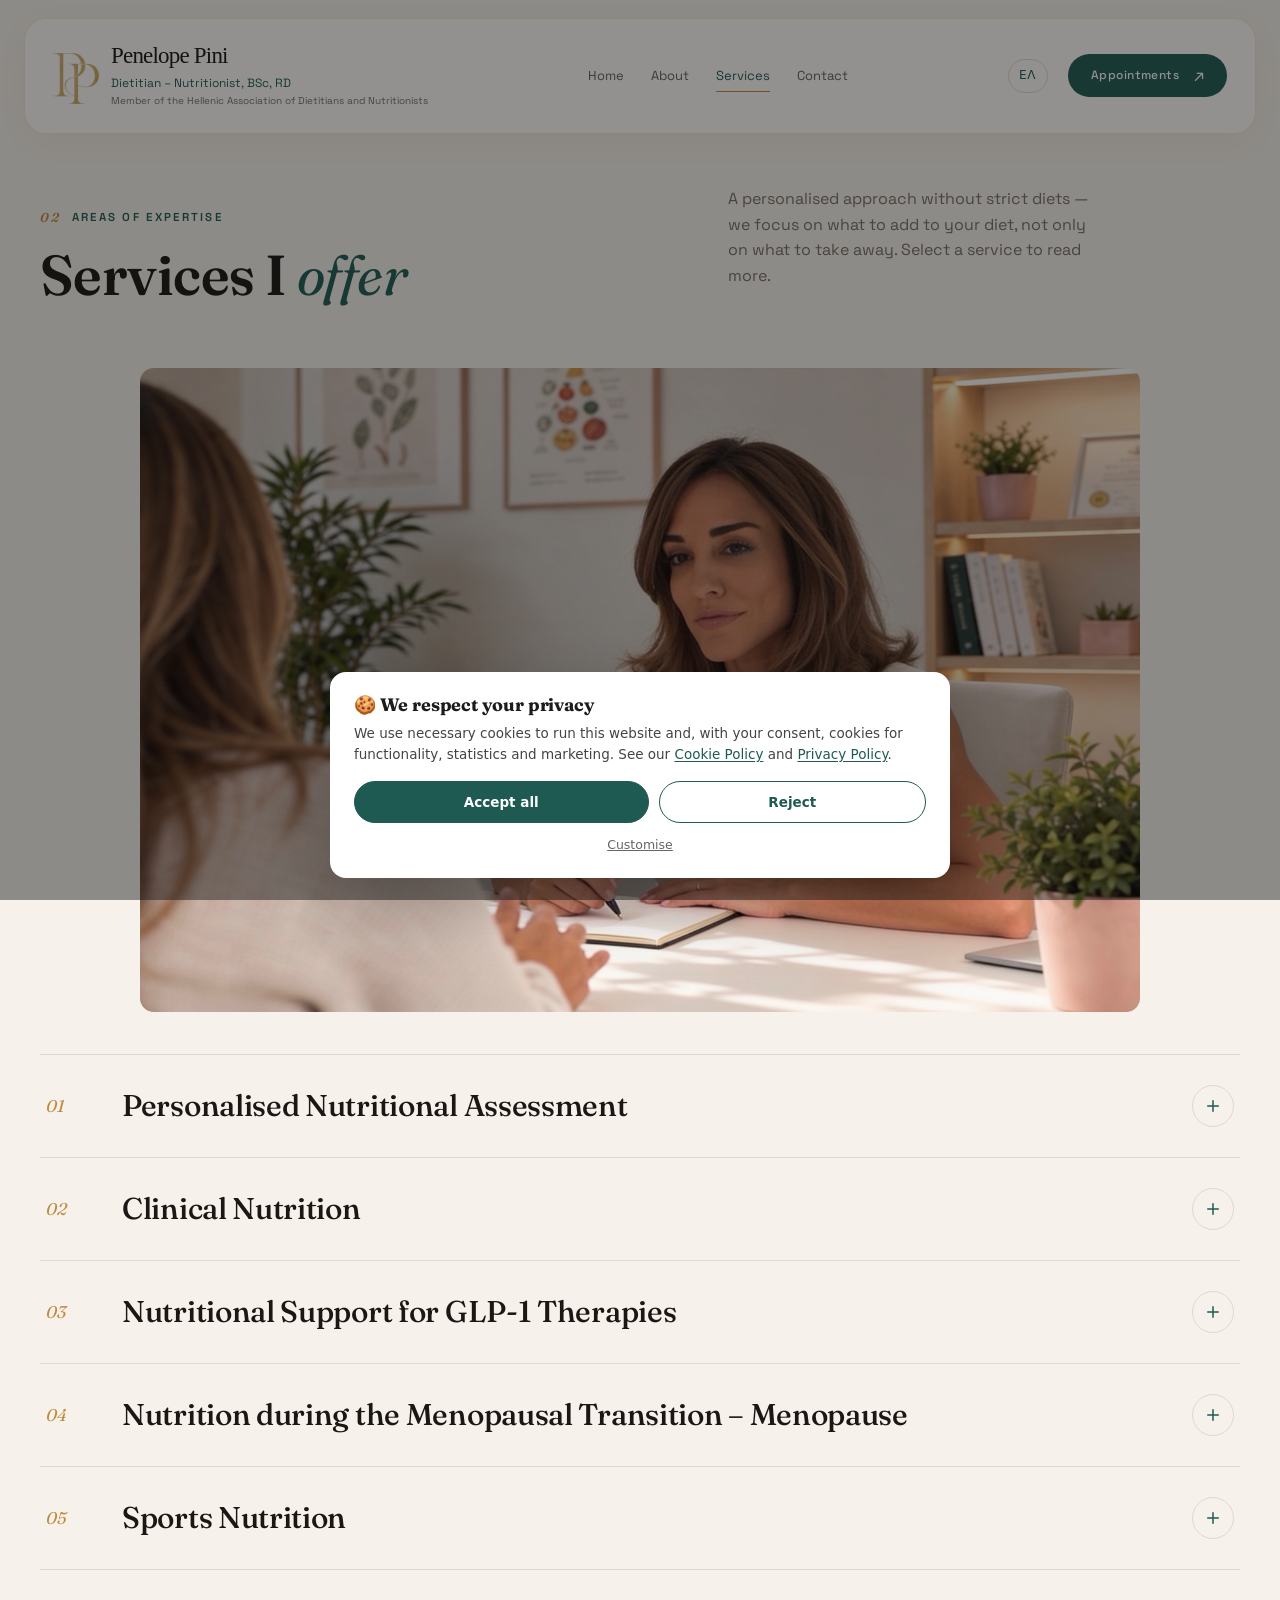
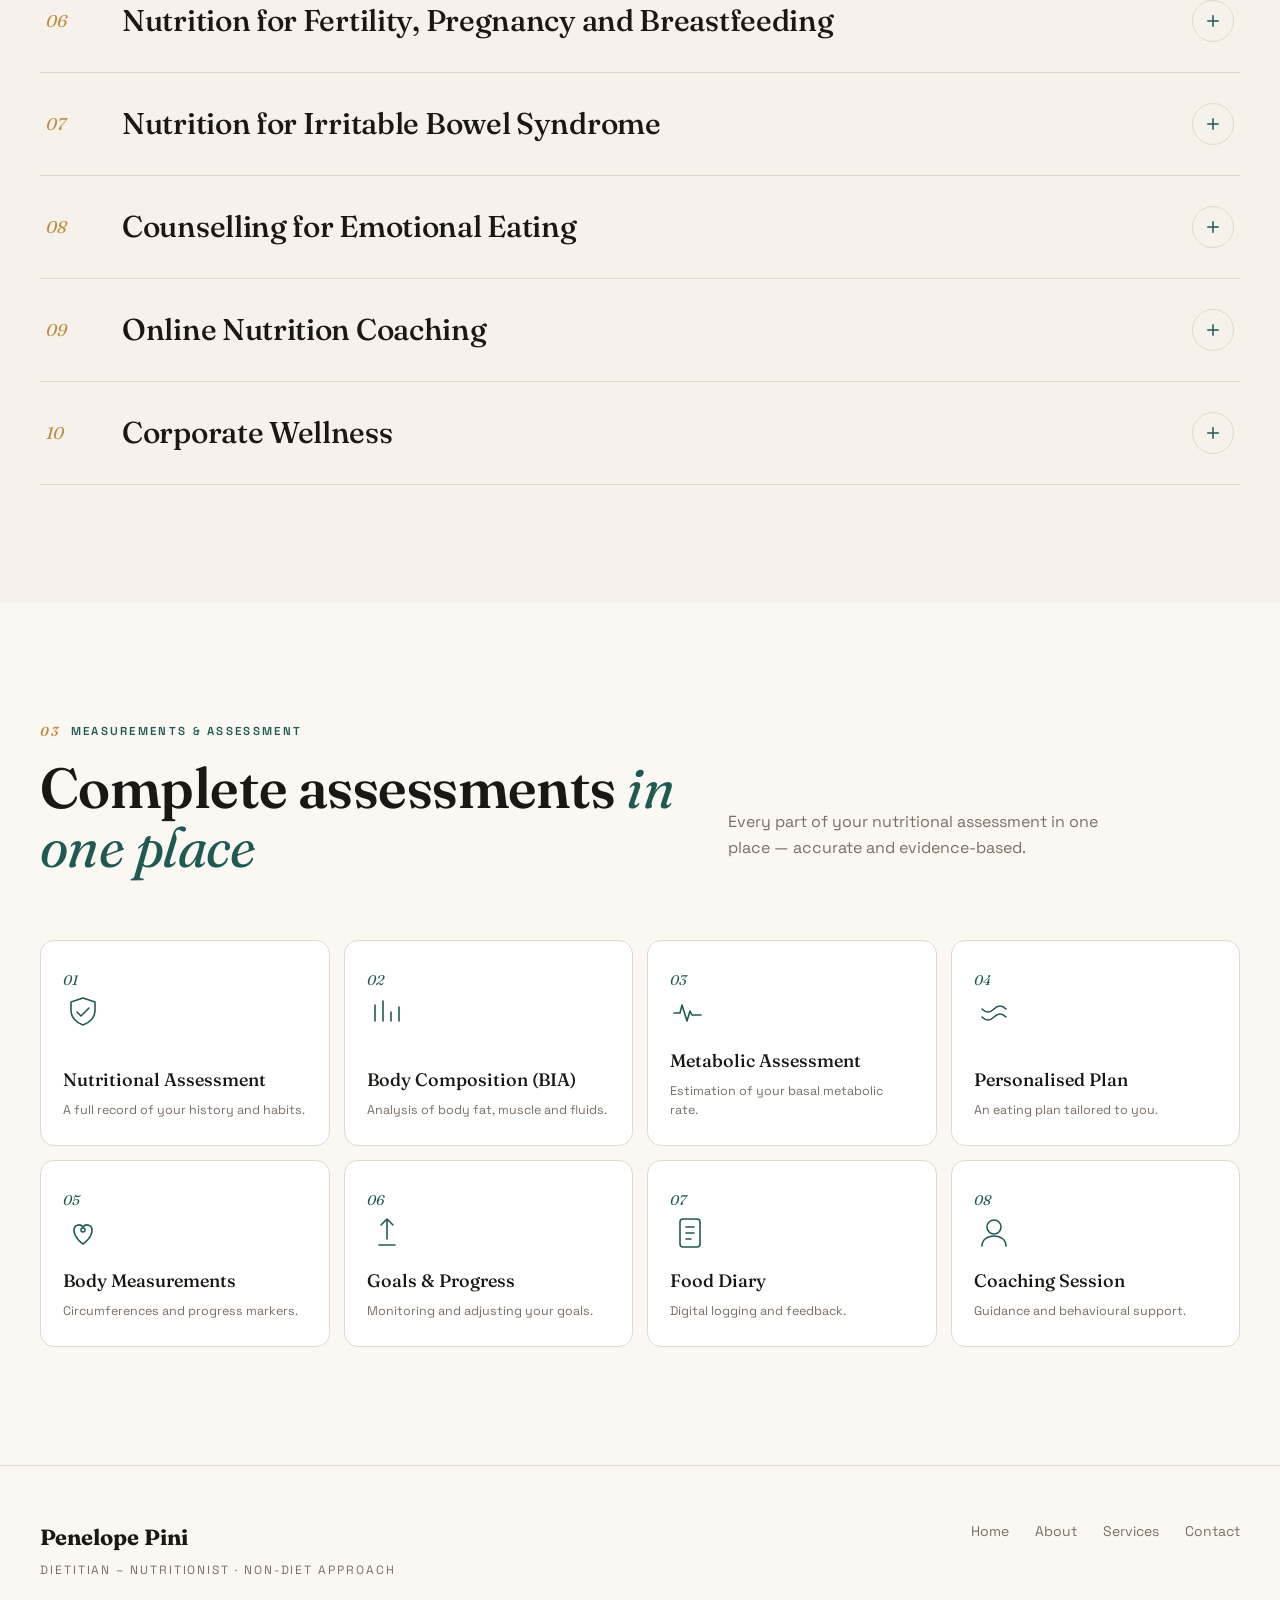
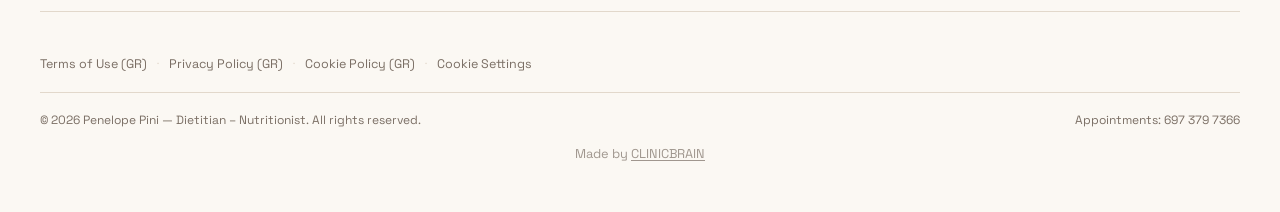
<file: en/services.html>
<!DOCTYPE html>
<html lang="en">
<head>
<meta charset="UTF-8" />
<meta name="viewport" content="width=device-width, initial-scale=1.0" />
<title>Services & Assessments | Penelope Pini</title>
<meta name="description" content="Penelope Pini, registered Dietitian – Nutritionist (BSc, RD) and Certified Health & Wellness Coach. Non-Diet Approach: insulin resistance, type 2 diabetes, hyperlipidaemia, IBS and autoimmune conditions. In-person and online sessions." />
<meta name="author" content="Penelope Pini — Dietitian – Nutritionist" />
<meta name="robots" content="index, follow, max-image-preview:large" />
<link rel="alternate" hreflang="el" href="/ypiresies.html" />
<link rel="alternate" hreflang="en" href="/en/services.html" />
<link rel="canonical" href="https://pinipinelopi.gr/en/services.html" />

<meta property="og:site_name" content="Penelope Pini — Dietitian – Nutritionist" />
<meta property="og:locale" content="en_GB" />
<meta property="og:locale:alternate" content="el_GR" />
<meta property="og:type" content="website" />
<meta property="og:title" content="Services & Assessments | Penelope Pini" />
<meta property="og:description" content="Penelope Pini, registered Dietitian – Nutritionist (BSc, RD) and Certified Health & Wellness Coach. Non-Diet Approach: insulin resistance, type 2 diabetes, hyperlipidaemia, IBS and autoimmune conditions. In-person and online sessions." />
<meta property="og:url" content="https://pinipinelopi.gr/en/services.html" />
<meta property="og:image" content="https://pini-swart.vercel.app/assets/pini-services-sept2026.jpg" />
<meta name="twitter:card" content="summary_large_image" />
<meta name="twitter:title" content="Services & Assessments | Penelope Pini" />
<meta name="twitter:description" content="Penelope Pini, registered Dietitian – Nutritionist (BSc, RD) and Certified Health & Wellness Coach. Non-Diet Approach: insulin resistance, type 2 diabetes, hyperlipidaemia, IBS and autoimmune conditions. In-person and online sessions." />
<meta name="twitter:image" content="https://pini-swart.vercel.app/assets/pini-services-sept2026.jpg" />

<script type="application/ld+json">{"@context":"https://schema.org","@type":["HealthAndBeautyBusiness","LocalBusiness"],"@id":"https://pinipinelopi.gr/#clinic","name":"Penelope Pini — Dietitian – Nutritionist","url":"https://pinipinelopi.gr/en/","telephone":"+306973797366","image":"https://pini-swart.vercel.app/assets/pini-services-sept2026.jpg","openingHoursSpecification":[{"@type":"OpeningHoursSpecification","dayOfWeek":["Monday","Tuesday","Thursday"],"opens":"09:00","closes":"21:00"},{"@type":"OpeningHoursSpecification","dayOfWeek":["Wednesday"],"opens":"17:00","closes":"21:00"},{"@type":"OpeningHoursSpecification","dayOfWeek":["Friday"],"opens":"09:00","closes":"14:00"}],"founder":{"@type":"Person","name":"Penelope Pini","jobTitle":"Dietitian – Nutritionist","alumniOf":"Coventry University"}}</script>
<meta name="theme-color" content="#1b1714" />
<link rel="preconnect" href="https://fonts.googleapis.com" />
<link rel="preconnect" href="https://fonts.gstatic.com" crossorigin />
<link href="https://fonts.googleapis.com/css2?family=Fraunces:ital,opsz,wght@0,9..144,400;0,9..144,500;0,9..144,600;0,9..144,700;0,9..144,900;1,9..144,400;1,9..144,500&family=Space+Grotesk:wght@400;500;600;700&display=swap" rel="stylesheet" />
<link rel="stylesheet" href="../assets/premium.css?v=20261111" />
<style>
  :root{
    --accent:#1f5a52;--accent-deep:#163f39;--gold:#c08a3e;
    --hero-bg:url('/assets/healthy-breakfast.jpg');
  }
  .cb-credit{margin-top:14px;font-size:.8rem;text-align:center;opacity:.7}
  .cb-credit a{color:inherit;text-decoration:underline;text-underline-offset:2px}
  .cb-credit a:hover{opacity:1}
</style>
</head>
<body>
<div class="glow" id="glow"></div>
<div class="progress" id="progress"></div>
<div class="overlay" id="overlay"></div>

<header class="topbar" id="topbar">
  <div class="shell nav">
    <a class="brand" href="index.html" aria-label="Penelope Pini">
      <span class="brand-mark"><img src="../assets/pp-monogram.png" width="218" height="240" alt="" /></span>
      <span class="brand-txt"><strong>Penelope Pini</strong><span class="brand-title">Dietitian – Nutritionist, BSc, RD</span><span class="brand-membership">Member of the Hellenic Association of Dietitians and Nutritionists</span></span>
    </a>
    <nav class="nav-links">
      <a href="index.html">Home</a>
      <a href="about.html">About</a>
      <a href="services.html">Services</a>
      <a href="contact.html">Contact</a>
    </nav>
    <div class="nav-side">
      <a class="nav-phone" href="tel:+306973797366">
        <svg viewBox="0 0 24 24" fill="none" stroke="currentColor" stroke-width="2" stroke-linecap="round" stroke-linejoin="round"><path d="M22 16.92v3a2 2 0 0 1-2.18 2 19.79 19.79 0 0 1-8.63-3.07 19.5 19.5 0 0 1-6-6 19.79 19.79 0 0 1-3.07-8.67A2 2 0 0 1 4.11 2h3a2 2 0 0 1 2 1.72c.13.96.36 1.9.7 2.81a2 2 0 0 1-.45 2.11L8.09 9.91a16 16 0 0 0 6 6l1.27-1.27a2 2 0 0 1 2.11-.45c.91.34 1.85.57 2.81.7A2 2 0 0 1 22 16.92Z"/></svg>
        697 379 7366
      </a>
      <a class="lang-switch" href="../ypiresies.html" hreflang="el" lang="el" aria-label="Ελληνική έκδοση">ΕΛ</a>
      <a class="btn primary" href="contact.html">Appointments</a>
      <button class="hamburger" id="hamburger" type="button" aria-label="Open menu" aria-expanded="false" aria-controls="drawer"><span></span><span></span><span></span></button>
    </div>
  </div>
</header>

<aside class="drawer" id="drawer">
  <a class="dlink" href="index.html">Home <b>00</b></a>
  <a class="dlink" href="about.html">About <b>01</b></a>
  <a class="dlink" href="services.html">Services &amp; Assessments <b>02</b></a>
  <a class="dlink" href="contact.html">Contact &amp; Hours <b>03</b></a>
  <a class="dlink" href="../ypiresies.html" hreflang="el" lang="el">Ελληνικά <b>ΕΛ</b></a>
  <a class="btn primary" href="contact.html">Book an Appointment</a>
</aside>

<main id="top">
<section class="section" id="services" style="padding-top:120px;">
  <div class="shell">
    <div class="shead reveal">
      <div>
        <div class="kicker"><span class="num">02</span> Areas of Expertise</div>
        <h2>Services I <em>offer</em></h2>
      </div>
      <p class="lead">A personalised approach without strict diets — we focus on what to add to your diet, not only on what to take away. Select a service to read more.</p>
    </div>
    <figure class="services-portrait reveal"><img src="../assets/pini-services-sept2026.jpg" alt="Penelope Pini during a nutrition counselling session" width="1600" height="1029" loading="lazy" decoding="async" /></figure>
    <div class="svc-list" id="svcList">
      <article class="svc-row reveal">
        <div class="svc-head"><span class="no">01</span><h3>Personalised Nutritional Assessment</h3><span class="ico"><svg viewBox="0 0 24 24" fill="none" stroke="currentColor" stroke-width="2" stroke-linecap="round"><path d="M12 5v14M5 12h14"/></svg></span></div>
        <div class="svc-body"><div class="svc-body-inner">Medical history, body composition analysis, and a tailored dietary plan.</div></div>
      </article>
      <article class="svc-row reveal">
        <div class="svc-head"><span class="no">02</span><h3>Clinical Nutrition</h3><span class="ico"><svg viewBox="0 0 24 24" fill="none" stroke="currentColor" stroke-width="2" stroke-linecap="round"><path d="M12 5v14M5 12h14"/></svg></span></div>
        <div class="svc-body"><div class="svc-body-inner">Specialised protocols for insulin resistance, diabetes mellitus, elevated lipids (cholesterol/triglycerides), gastrointestinal disorders (e.g. irritable bowel syndrome) and hormonal disorders (e.g. Hashimoto’s disease, polycystic ovary syndrome).</div></div>
      </article>
      <article class="svc-row reveal">
        <div class="svc-head"><span class="no">03</span><h3>Nutritional Support for GLP-1 Therapies</h3><span class="ico"><svg viewBox="0 0 24 24" fill="none" stroke="currentColor" stroke-width="2" stroke-linecap="round"><path d="M12 5v14M5 12h14"/></svg></span></div>
        <div class="svc-body"><div class="svc-body-inner">A specially designed programme for individuals undergoing weight-loss treatment, aimed at maintaining muscle mass, ensuring adequate nutrient intake and managing side effects.</div></div>
      </article>
      <article class="svc-row reveal">
        <div class="svc-head"><span class="no">04</span><h3>Nutrition during the Menopausal Transition – Menopause</h3><span class="ico"><svg viewBox="0 0 24 24" fill="none" stroke="currentColor" stroke-width="2" stroke-linecap="round"><path d="M12 5v14M5 12h14"/></svg></span></div>
        <div class="svc-body"><div class="svc-body-inner">A specialised nutritional programme to manage hormonal fluctuations and support weight management.</div></div>
      </article>
      <article class="svc-row reveal">
        <div class="svc-head"><span class="no">05</span><h3>Sports Nutrition</h3><span class="ico"><svg viewBox="0 0 24 24" fill="none" stroke="currentColor" stroke-width="2" stroke-linecap="round"><path d="M12 5v14M5 12h14"/></svg></span></div>
        <div class="svc-body"><div class="svc-body-inner">Optimising athletic performance, planning pre- and post-workout meals, and hydration strategies.</div></div>
      </article>
      <article class="svc-row reveal">
        <div class="svc-head"><span class="no">06</span><h3>Nutrition for Fertility, Pregnancy and Breastfeeding</h3><span class="ico"><svg viewBox="0 0 24 24" fill="none" stroke="currentColor" stroke-width="2" stroke-linecap="round"><path d="M12 5v14M5 12h14"/></svg></span></div>
        <div class="svc-body"><div class="svc-body-inner">Specialised support for fertility, pregnancy and breastfeeding.</div></div>
      </article>
      <article class="svc-row reveal">
        <div class="svc-head"><span class="no">07</span><h3>Nutrition for Irritable Bowel Syndrome</h3><span class="ico"><svg viewBox="0 0 24 24" fill="none" stroke="currentColor" stroke-width="2" stroke-linecap="round"><path d="M12 5v14M5 12h14"/></svg></span></div>
        <div class="svc-body"><div class="svc-body-inner">Targeted dietary interventions to manage IBS symptoms, such as abdominal pain, bloating, flatulence, diarrhoea or constipation.</div></div>
      </article>
      <article class="svc-row reveal">
        <div class="svc-head"><span class="no">08</span><h3>Counselling for Emotional Eating</h3><span class="ico"><svg viewBox="0 0 24 24" fill="none" stroke="currentColor" stroke-width="2" stroke-linecap="round"><path d="M12 5v14M5 12h14"/></svg></span></div>
        <div class="svc-body"><div class="svc-body-inner">Training to break free from the mindset of restrictive dieting, manage emotional overeating and improve one’s relationship with one’s body.</div></div>
      </article>
      <article class="svc-row reveal">
        <div class="svc-head"><span class="no">09</span><h3>Online Nutrition Coaching</h3><span class="ico"><svg viewBox="0 0 24 24" fill="none" stroke="currentColor" stroke-width="2" stroke-linecap="round"><path d="M12 5v14M5 12h14"/></svg></span></div>
        <div class="svc-body"><div class="svc-body-inner">Fully remote support via video call sessions for those with a busy schedule or living abroad.</div></div>
      </article>
      <article class="svc-row reveal">
        <div class="svc-head"><span class="no">10</span><h3>Corporate Wellness</h3><span class="ico"><svg viewBox="0 0 24 24" fill="none" stroke="currentColor" stroke-width="2" stroke-linecap="round"><path d="M12 5v14M5 12h14"/></svg></span></div>
        <div class="svc-body"><div class="svc-body-inner">Wellness programmes for companies (interactive workshops, office nutrition talks, one-to-one sessions for employees).</div></div>
      </article>
    </div>
  </div>
</section>

<section class="section exams" id="exams">
  <div class="shell">
    <div class="shead reveal">
      <div>
        <div class="kicker"><span class="num">03</span> Measurements &amp; Assessment</div>
        <h2>Complete assessments <em>in one place</em></h2>
      </div>
      <p class="lead">Every part of your nutritional assessment in one place — accurate and evidence-based.</p>
    </div>
    <div class="exam-grid">
      <article class="exam reveal"><div><span class="enum">01</span><div class="eico"><svg viewBox="0 0 40 40" fill="none" stroke="currentColor" stroke-width="1.6" stroke-linecap="round" stroke-linejoin="round"><path d="M20 5l12 4v8c0 8-6 13-12 15-6-2-12-7-12-15V9z"/><path d="M14 19l4 4 8-8"/></svg></div></div><div><h4>Nutritional Assessment</h4><p>A full record of your history and habits.</p></div></article>
      <article class="exam reveal"><div><span class="enum">02</span><div class="eico"><svg viewBox="0 0 40 40" fill="none" stroke="currentColor" stroke-width="1.6" stroke-linecap="round" stroke-linejoin="round"><path d="M8 28V12M16 28V8M24 28v-9M32 28V14"/></svg></div></div><div><h4>Body Composition (BIA)</h4><p>Analysis of body fat, muscle and fluids.</p></div></article>
      <article class="exam reveal"><div><span class="enum">03</span><div class="eico"><svg viewBox="0 0 40 40" fill="none" stroke="currentColor" stroke-width="1.6" stroke-linecap="round" stroke-linejoin="round"><path d="M4 20h6l2-8 5 16 3-10 2 4h9"/></svg></div></div><div><h4>Metabolic Assessment</h4><p>Estimation of your basal metabolic rate.</p></div></article>
      <article class="exam reveal"><div><span class="enum">04</span><div class="eico"><svg viewBox="0 0 40 40" fill="none" stroke="currentColor" stroke-width="1.6" stroke-linecap="round" stroke-linejoin="round"><path d="M8 24c4 4 8 4 12 0s8-4 12 0M8 16c4 4 8 4 12 0s8-4 12 0"/></svg></div></div><div><h4>Personalised Plan</h4><p>An eating plan tailored to you.</p></div></article>
      <article class="exam reveal"><div><span class="enum">05</span><div class="eico"><svg viewBox="0 0 40 40" fill="none" stroke="currentColor" stroke-width="1.6" stroke-linecap="round" stroke-linejoin="round"><path d="M20 31s-9-6-9-14a5 5 0 0 1 9-3 5 5 0 0 1 9 3c0 8-9 14-9 14Z"/><circle cx="20" cy="17" r="2"/></svg></div></div><div><h4>Body Measurements</h4><p>Circumferences and progress markers.</p></div></article>
      <article class="exam reveal"><div><span class="enum">06</span><div class="eico"><svg viewBox="0 0 40 40" fill="none" stroke="currentColor" stroke-width="1.6" stroke-linecap="round" stroke-linejoin="round"><path d="M20 6v20M14 12l6-6 6 6M12 32h16"/></svg></div></div><div><h4>Goals &amp; Progress</h4><p>Monitoring and adjusting your goals.</p></div></article>
      <article class="exam reveal"><div><span class="enum">07</span><div class="eico"><svg viewBox="0 0 40 40" fill="none" stroke="currentColor" stroke-width="1.6" stroke-linecap="round" stroke-linejoin="round"><rect x="10" y="6" width="20" height="28" rx="3"/><path d="M16 14h8M16 20h8M16 26h5"/></svg></div></div><div><h4>Food Diary</h4><p>Digital logging and feedback.</p></div></article>
      <article class="exam reveal"><div><span class="enum">08</span><div class="eico"><svg viewBox="0 0 40 40" fill="none" stroke="currentColor" stroke-width="1.6" stroke-linecap="round" stroke-linejoin="round"><circle cx="20" cy="14" r="7"/><path d="M8 33c0-6 5-10 12-10s12 4 12 10"/></svg></div></div><div><h4>Coaching Session</h4><p>Guidance and behavioural support.</p></div></article>
    </div>
  </div>
</section>
</main>

<footer>
  <div class="shell">
    <div class="foot-top">
      <div class="foot-brand"><strong>Penelope Pini</strong><span>Dietitian – Nutritionist · Non-Diet Approach</span></div>
      <nav class="foot-nav">
        <a href="index.html">Home</a><a href="about.html">About</a><a href="services.html">Services</a><a href="contact.html">Contact</a>
      </nav>
    </div>
    <div class="foot-legal">
      <a href="../legal/terms.html" hreflang="el">Terms of Use (GR)</a><span class="sep">·</span>
      <a href="../legal/privacy.html" hreflang="el">Privacy Policy (GR)</a><span class="sep">·</span>
      <a href="../legal/cookies.html" hreflang="el">Cookie Policy (GR)</a><span class="sep">·</span>
      <a href="#" data-cookie-settings>Cookie Settings</a>
    </div>
    <div class="foot-bottom">
      <span>© <span id="year"></span> Penelope Pini — Dietitian – Nutritionist. All rights reserved.</span>
      <span>Appointments: <a href="tel:+306973797366">697 379 7366</a></span>
    </div>
    <p class="cb-credit">
      Made by
      <a href="https://clinicbrain.gr/?utm_source=client-site&utm_medium=footer&utm_campaign=made-by"
         target="_blank" rel="noopener noreferrer">CLINICBRAIN</a>
    </p>
  </div>
</footer>

<button class="to-top" id="toTop" aria-label="Back to top">
  <svg viewBox="0 0 24 24" fill="none" stroke="currentColor" stroke-width="2.4" stroke-linecap="round" stroke-linejoin="round"><path d="M12 19V5M5 12l7-7 7 7"/></svg>
</button>

<script src="../assets/premium.js?v=20261001"></script>
<script src="../cookie-consent.js?v=20261001"></script>
</body>
</html>
</file>
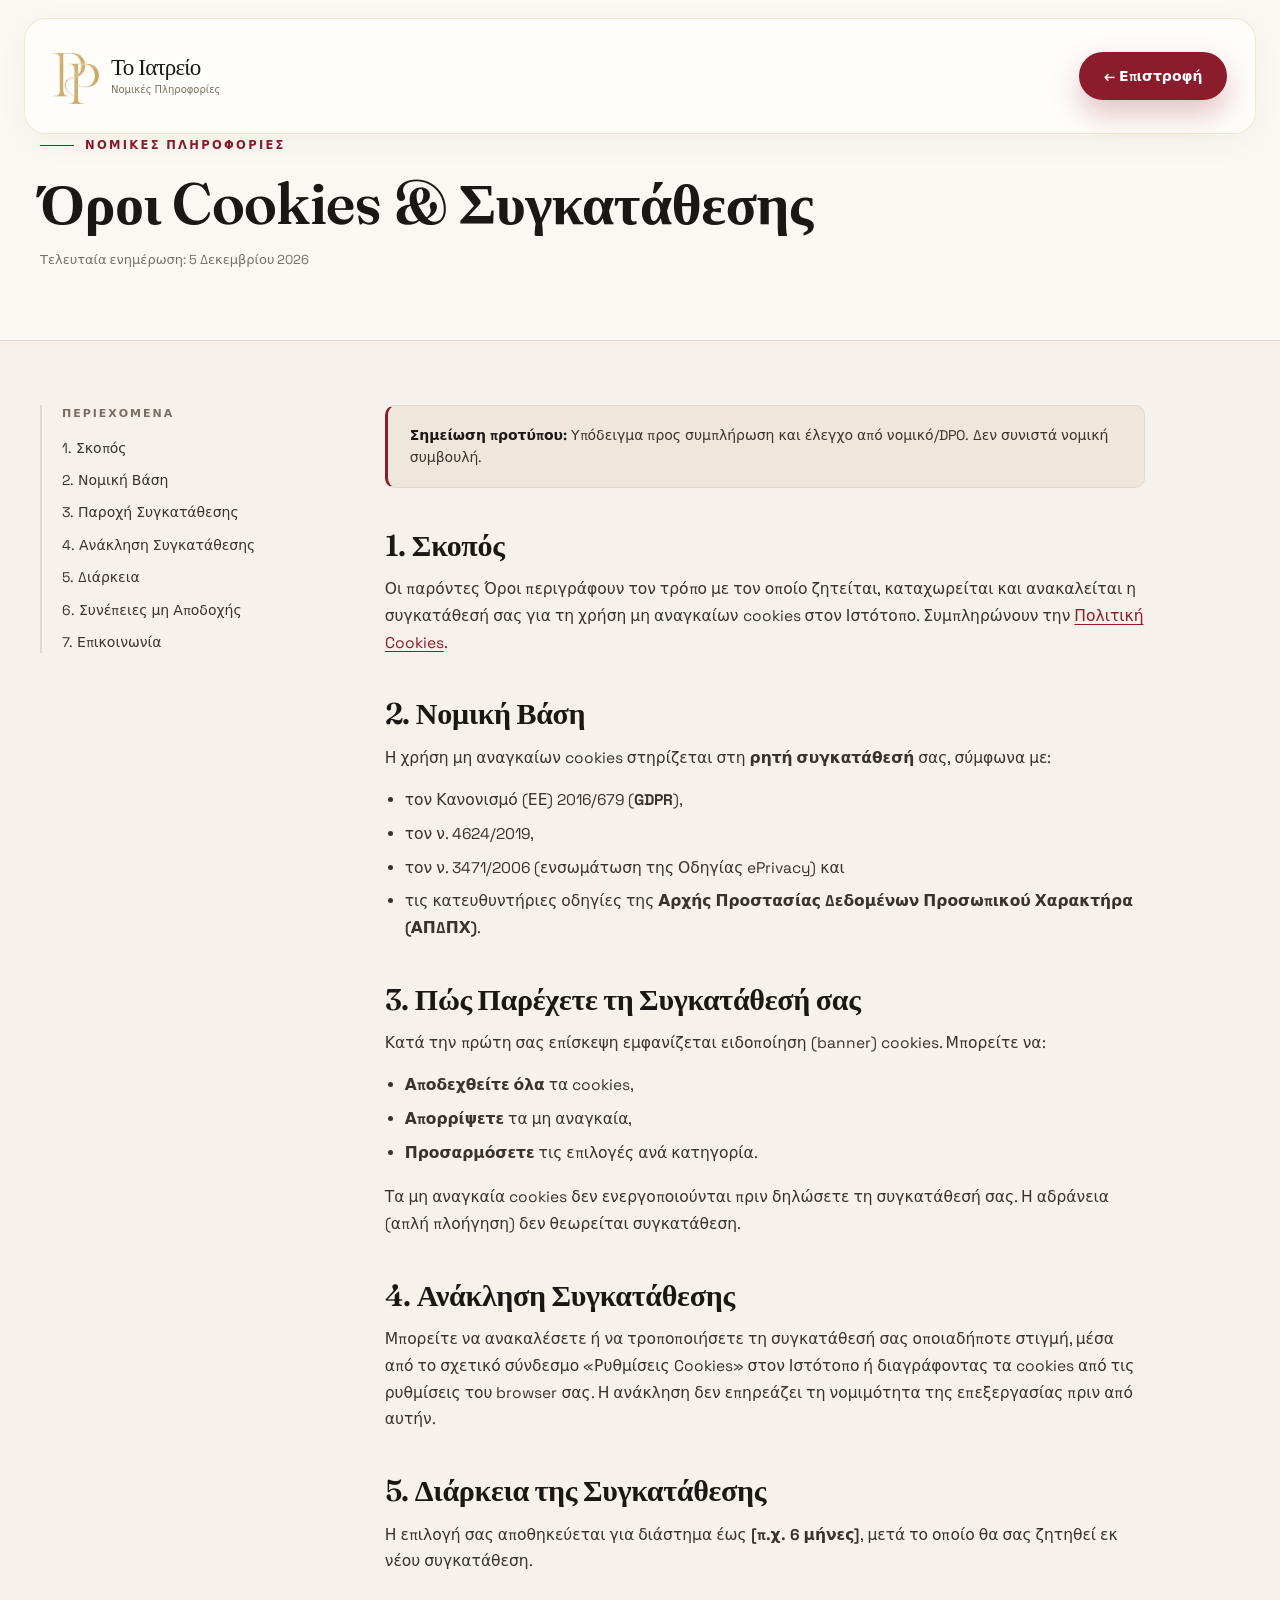
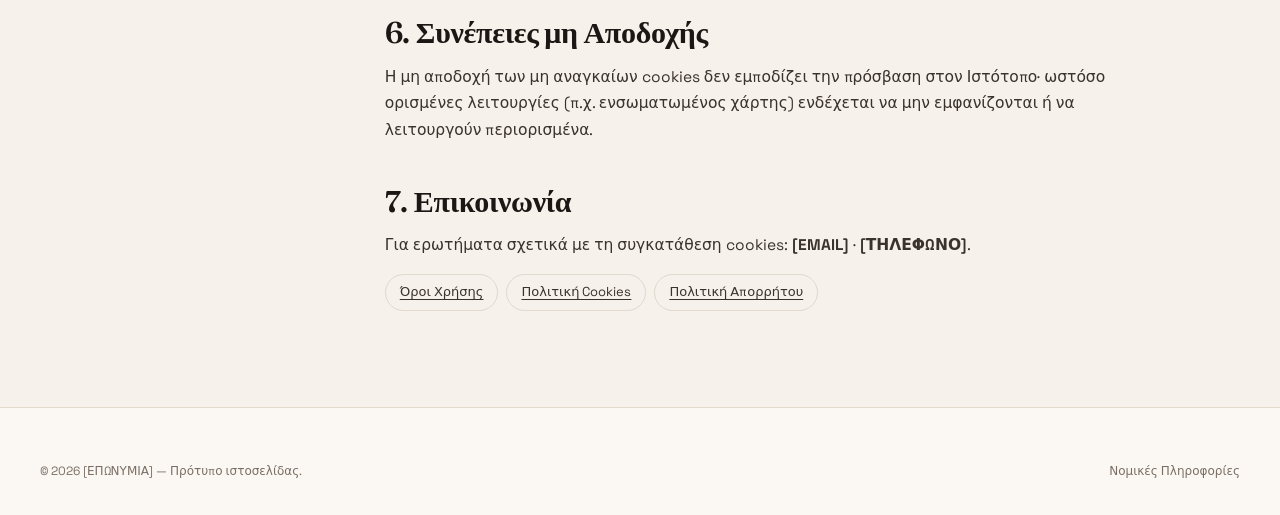
<file: legal/cookie-terms.html>
<!DOCTYPE html>
<html lang="el">
<head>
<meta charset="UTF-8" />
<meta name="viewport" content="width=device-width, initial-scale=1.0" />
<title>Όροι Cookies & Συγκατάθεσης — Πρότυπο Ιατρείου</title>
<meta name="description" content="Όροι συγκατάθεσης cookies ιστοτόπου ιατρείου (πρότυπο)." />
<meta name="robots" content="noindex" />
<link rel="preconnect" href="https://fonts.googleapis.com" />
<link rel="preconnect" href="https://fonts.gstatic.com" crossorigin />
<link href="https://fonts.googleapis.com/css2?family=Fraunces:ital,opsz,wght@0,9..144,400;0,9..144,500;0,9..144,600;0,9..144,700&family=Space+Grotesk:wght@400;500;600;700&display=swap" rel="stylesheet" />
<link rel="stylesheet" href="../assets/premium.css?v=20261111" />
<style>:root{--accent:#8a1c2b;--accent-deep:#6c1320;--gold:#c08a3e}</style>
</head>
<body>
<div class="progress" id="progress"></div>

<header class="topbar scrolled" id="topbar">
  <div class="shell nav">
    <a class="brand" href="javascript:history.back()" aria-label="Επιστροφή">
      <span class="brand-mark"><img src="../assets/pp-monogram.png" width="218" height="240" alt="" /></span>
      <span class="brand-txt"><strong>Το Ιατρείο</strong><span>Νομικές Πληροφορίες</span></span>
    </a>
    <a class="btn primary" href="javascript:history.back()">← Επιστροφή</a>
  </div>
</header>

<main>
<section class="legal-head">
  <div class="shell">
    <div class="eyebrow">Νομικές Πληροφορίες</div>
    <h1>Όροι Cookies & Συγκατάθεσης</h1>
    <p class="updated">Τελευταία ενημέρωση: <span id="today">—</span></p>
  </div>
</section>

<div class="shell">
  <div class="legal-wrap">
    <nav class="legal-toc">
      <strong>Περιεχόμενα</strong>
      <a href="#scope">1. Σκοπός</a>
      <a href="#legal">2. Νομική Βάση</a>
      <a href="#give">3. Παροχή Συγκατάθεσης</a>
      <a href="#withdraw">4. Ανάκληση Συγκατάθεσης</a>
      <a href="#duration">5. Διάρκεια</a>
      <a href="#refuse">6. Συνέπειες μη Αποδοχής</a>
      <a href="#contact">7. Επικοινωνία</a>
    </nav>

    <article class="legal-body">
      <div class="legal-note"><b>Σημείωση προτύπου:</b> Υπόδειγμα προς συμπλήρωση και έλεγχο από νομικό/DPO. Δεν συνιστά νομική συμβουλή.</div>

      <h2 id="scope">1. Σκοπός</h2>
      <p>Οι παρόντες Όροι περιγράφουν τον τρόπο με τον οποίο ζητείται, καταχωρείται και ανακαλείται η συγκατάθεσή σας για τη χρήση μη αναγκαίων cookies στον Ιστότοπο. Συμπληρώνουν την <a href="cookies.html">Πολιτική Cookies</a>.</p>

      <h2 id="legal">2. Νομική Βάση</h2>
      <p>Η χρήση μη αναγκαίων cookies στηρίζεται στη <b>ρητή συγκατάθεσή</b> σας, σύμφωνα με:</p>
      <ul>
        <li>τον Κανονισμό (ΕΕ) 2016/679 (<b>GDPR</b>),</li>
        <li>τον ν. 4624/2019,</li>
        <li>τον ν. 3471/2006 (ενσωμάτωση της Οδηγίας ePrivacy) και</li>
        <li>τις κατευθυντήριες οδηγίες της <b>Αρχής Προστασίας Δεδομένων Προσωπικού Χαρακτήρα (ΑΠΔΠΧ)</b>.</li>
      </ul>

      <h2 id="give">3. Πώς Παρέχετε τη Συγκατάθεσή σας</h2>
      <p>Κατά την πρώτη σας επίσκεψη εμφανίζεται ειδοποίηση (banner) cookies. Μπορείτε να:</p>
      <ul>
        <li><b>Αποδεχθείτε όλα</b> τα cookies,</li>
        <li><b>Απορρίψετε</b> τα μη αναγκαία,</li>
        <li><b>Προσαρμόσετε</b> τις επιλογές ανά κατηγορία.</li>
      </ul>
      <p>Τα μη αναγκαία cookies δεν ενεργοποιούνται πριν δηλώσετε τη συγκατάθεσή σας. Η αδράνεια (απλή πλοήγηση) δεν θεωρείται συγκατάθεση.</p>

      <h2 id="withdraw">4. Ανάκληση Συγκατάθεσης</h2>
      <p>Μπορείτε να ανακαλέσετε ή να τροποποιήσετε τη συγκατάθεσή σας οποιαδήποτε στιγμή, μέσα από το σχετικό σύνδεσμο «Ρυθμίσεις Cookies» στον Ιστότοπο ή διαγράφοντας τα cookies από τις ρυθμίσεις του browser σας. Η ανάκληση δεν επηρεάζει τη νομιμότητα της επεξεργασίας πριν από αυτήν.</p>

      <h2 id="duration">5. Διάρκεια της Συγκατάθεσης</h2>
      <p>Η επιλογή σας αποθηκεύεται για διάστημα έως <b>[π.χ. 6 μήνες]</b>, μετά το οποίο θα σας ζητηθεί εκ νέου συγκατάθεση.</p>

      <h2 id="refuse">6. Συνέπειες μη Αποδοχής</h2>
      <p>Η μη αποδοχή των μη αναγκαίων cookies δεν εμποδίζει την πρόσβαση στον Ιστότοπο· ωστόσο ορισμένες λειτουργίες (π.χ. ενσωματωμένος χάρτης) ενδέχεται να μην εμφανίζονται ή να λειτουργούν περιορισμένα.</p>

      <h2 id="contact">7. Επικοινωνία</h2>
      <p>Για ερωτήματα σχετικά με τη συγκατάθεση cookies: <b>[EMAIL]</b> · <b>[ΤΗΛΕΦΩΝΟ]</b>.</p>

      <div class="legal-foot-links">
        <a href="terms.html">Όροι Χρήσης</a>
        <a href="cookies.html">Πολιτική Cookies</a>
        <a href="privacy.html">Πολιτική Απορρήτου</a>
      </div>
    </article>
  </div>
</div>
</main>

<footer>
  <div class="shell">
    <div class="foot-bottom"><span>© <span id="year"></span> [ΕΠΩΝΥΜΙΑ] — Πρότυπο ιστοσελίδας.</span><span>Νομικές Πληροφορίες</span></div>
  </div>
</footer>

<script>document.getElementById('today').textContent=new Date().toLocaleDateString('el-GR',{day:'numeric',month:'long',year:'numeric'});document.getElementById('year').textContent=new Date().getFullYear();</script>
<script src="../assets/premium.js?v=20261001"></script>
</body>
</html>
</file>
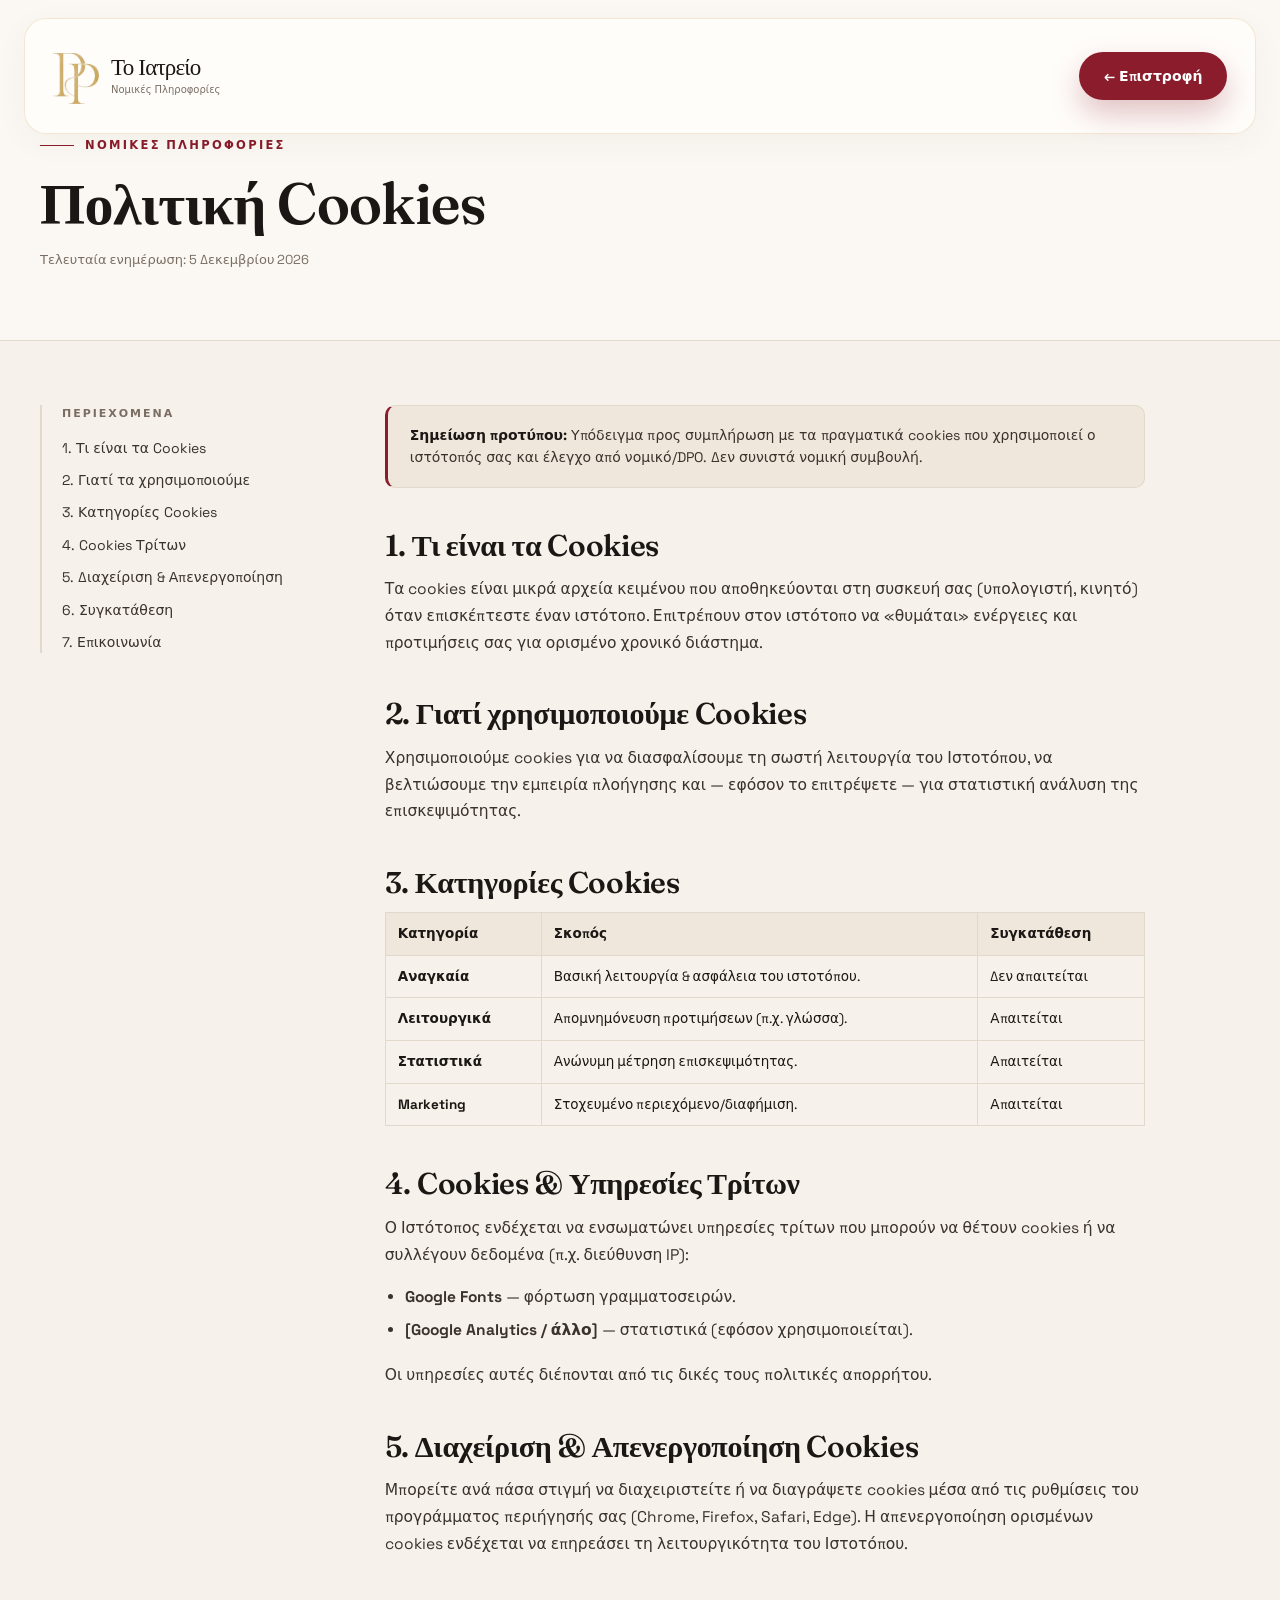
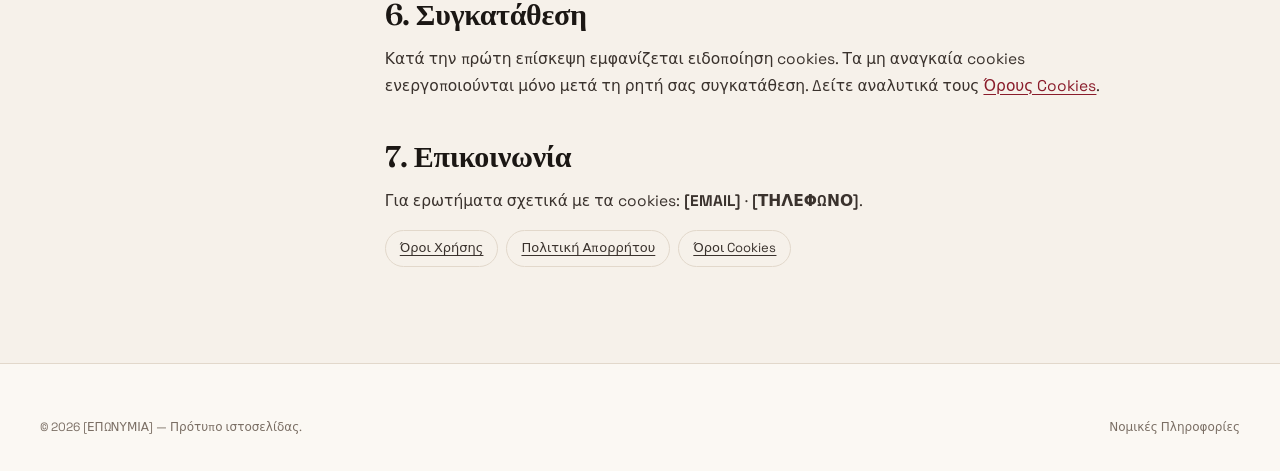
<file: legal/cookies.html>
<!DOCTYPE html>
<html lang="el">
<head>
<meta charset="UTF-8" />
<meta name="viewport" content="width=device-width, initial-scale=1.0" />
<title>Πολιτική Cookies — Πρότυπο Ιατρείου</title>
<meta name="description" content="Πολιτική Cookies ιστοτόπου ιατρείου (πρότυπο)." />
<meta name="robots" content="noindex" />
<link rel="preconnect" href="https://fonts.googleapis.com" />
<link rel="preconnect" href="https://fonts.gstatic.com" crossorigin />
<link href="https://fonts.googleapis.com/css2?family=Fraunces:ital,opsz,wght@0,9..144,400;0,9..144,500;0,9..144,600;0,9..144,700&family=Space+Grotesk:wght@400;500;600;700&display=swap" rel="stylesheet" />
<link rel="stylesheet" href="../assets/premium.css?v=20261111" />
<style>:root{--accent:#8a1c2b;--accent-deep:#6c1320;--gold:#c08a3e}</style>
</head>
<body>
<div class="progress" id="progress"></div>

<header class="topbar scrolled" id="topbar">
  <div class="shell nav">
    <a class="brand" href="javascript:history.back()" aria-label="Επιστροφή">
      <span class="brand-mark"><img src="../assets/pp-monogram.png" width="218" height="240" alt="" /></span>
      <span class="brand-txt"><strong>Το Ιατρείο</strong><span>Νομικές Πληροφορίες</span></span>
    </a>
    <a class="btn primary" href="javascript:history.back()">← Επιστροφή</a>
  </div>
</header>

<main>
<section class="legal-head">
  <div class="shell">
    <div class="eyebrow">Νομικές Πληροφορίες</div>
    <h1>Πολιτική Cookies</h1>
    <p class="updated">Τελευταία ενημέρωση: <span id="today">—</span></p>
  </div>
</section>

<div class="shell">
  <div class="legal-wrap">
    <nav class="legal-toc">
      <strong>Περιεχόμενα</strong>
      <a href="#what">1. Τι είναι τα Cookies</a>
      <a href="#why">2. Γιατί τα χρησιμοποιούμε</a>
      <a href="#types">3. Κατηγορίες Cookies</a>
      <a href="#third">4. Cookies Τρίτων</a>
      <a href="#manage">5. Διαχείριση & Απενεργοποίηση</a>
      <a href="#consent">6. Συγκατάθεση</a>
      <a href="#contact">7. Επικοινωνία</a>
    </nav>

    <article class="legal-body">
      <div class="legal-note"><b>Σημείωση προτύπου:</b> Υπόδειγμα προς συμπλήρωση με τα πραγματικά cookies που χρησιμοποιεί ο ιστότοπός σας και έλεγχο από νομικό/DPO. Δεν συνιστά νομική συμβουλή.</div>

      <h2 id="what">1. Τι είναι τα Cookies</h2>
      <p>Τα cookies είναι μικρά αρχεία κειμένου που αποθηκεύονται στη συσκευή σας (υπολογιστή, κινητό) όταν επισκέπτεστε έναν ιστότοπο. Επιτρέπουν στον ιστότοπο να «θυμάται» ενέργειες και προτιμήσεις σας για ορισμένο χρονικό διάστημα.</p>

      <h2 id="why">2. Γιατί χρησιμοποιούμε Cookies</h2>
      <p>Χρησιμοποιούμε cookies για να διασφαλίσουμε τη σωστή λειτουργία του Ιστοτόπου, να βελτιώσουμε την εμπειρία πλοήγησης και — εφόσον το επιτρέψετε — για στατιστική ανάλυση της επισκεψιμότητας.</p>

      <h2 id="types">3. Κατηγορίες Cookies</h2>
      <table class="legal-table">
        <thead><tr><th>Κατηγορία</th><th>Σκοπός</th><th>Συγκατάθεση</th></tr></thead>
        <tbody>
          <tr><td><b>Αναγκαία</b></td><td>Βασική λειτουργία & ασφάλεια του ιστοτόπου.</td><td>Δεν απαιτείται</td></tr>
          <tr><td><b>Λειτουργικά</b></td><td>Απομνημόνευση προτιμήσεων (π.χ. γλώσσα).</td><td>Απαιτείται</td></tr>
          <tr><td><b>Στατιστικά</b></td><td>Ανώνυμη μέτρηση επισκεψιμότητας.</td><td>Απαιτείται</td></tr>
          <tr><td><b>Marketing</b></td><td>Στοχευμένο περιεχόμενο/διαφήμιση.</td><td>Απαιτείται</td></tr>
        </tbody>
      </table>

      <h2 id="third">4. Cookies & Υπηρεσίες Τρίτων</h2>
      <p>Ο Ιστότοπος ενδέχεται να ενσωματώνει υπηρεσίες τρίτων που μπορούν να θέτουν cookies ή να συλλέγουν δεδομένα (π.χ. διεύθυνση IP):</p>
      <ul>
        <li><b>Google Fonts</b> — φόρτωση γραμματοσειρών.</li>
        <li><b>[Google Analytics / άλλο]</b> — στατιστικά (εφόσον χρησιμοποιείται).</li>
      </ul>
      <p>Οι υπηρεσίες αυτές διέπονται από τις δικές τους πολιτικές απορρήτου.</p>

      <h2 id="manage">5. Διαχείριση & Απενεργοποίηση Cookies</h2>
      <p>Μπορείτε ανά πάσα στιγμή να διαχειριστείτε ή να διαγράψετε cookies μέσα από τις ρυθμίσεις του προγράμματος περιήγησής σας (Chrome, Firefox, Safari, Edge). Η απενεργοποίηση ορισμένων cookies ενδέχεται να επηρεάσει τη λειτουργικότητα του Ιστοτόπου.</p>

      <h2 id="consent">6. Συγκατάθεση</h2>
      <p>Κατά την πρώτη επίσκεψη εμφανίζεται ειδοποίηση cookies. Τα μη αναγκαία cookies ενεργοποιούνται μόνο μετά τη ρητή σας συγκατάθεση. Δείτε αναλυτικά τους <a href="cookie-terms.html">Όρους Cookies</a>.</p>

      <h2 id="contact">7. Επικοινωνία</h2>
      <p>Για ερωτήματα σχετικά με τα cookies: <b>[EMAIL]</b> · <b>[ΤΗΛΕΦΩΝΟ]</b>.</p>

      <div class="legal-foot-links">
        <a href="terms.html">Όροι Χρήσης</a>
        <a href="privacy.html">Πολιτική Απορρήτου</a>
        <a href="cookie-terms.html">Όροι Cookies</a>
      </div>
    </article>
  </div>
</div>
</main>

<footer>
  <div class="shell">
    <div class="foot-bottom"><span>© <span id="year"></span> [ΕΠΩΝΥΜΙΑ] — Πρότυπο ιστοσελίδας.</span><span>Νομικές Πληροφορίες</span></div>
  </div>
</footer>

<script>document.getElementById('today').textContent=new Date().toLocaleDateString('el-GR',{day:'numeric',month:'long',year:'numeric'});document.getElementById('year').textContent=new Date().getFullYear();</script>
<script src="../assets/premium.js?v=20261001"></script>
</body>
</html>
</file>
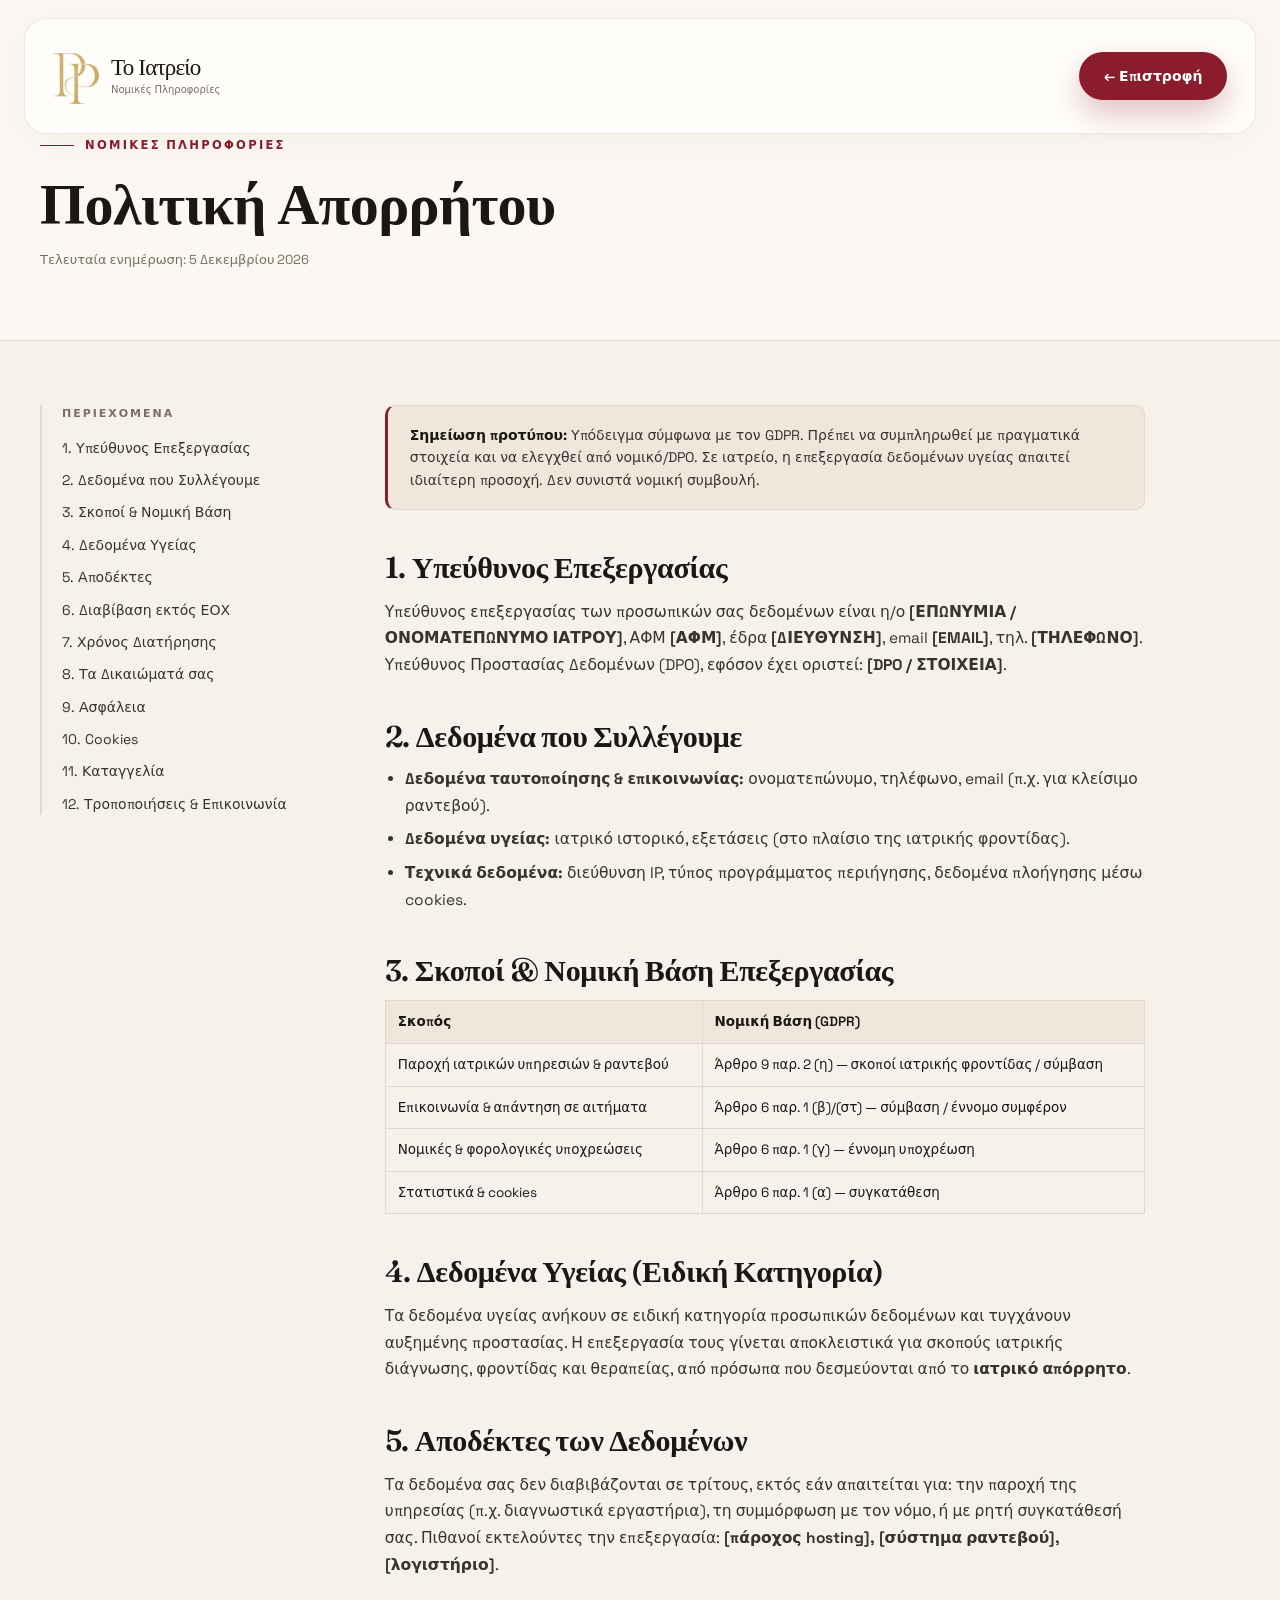
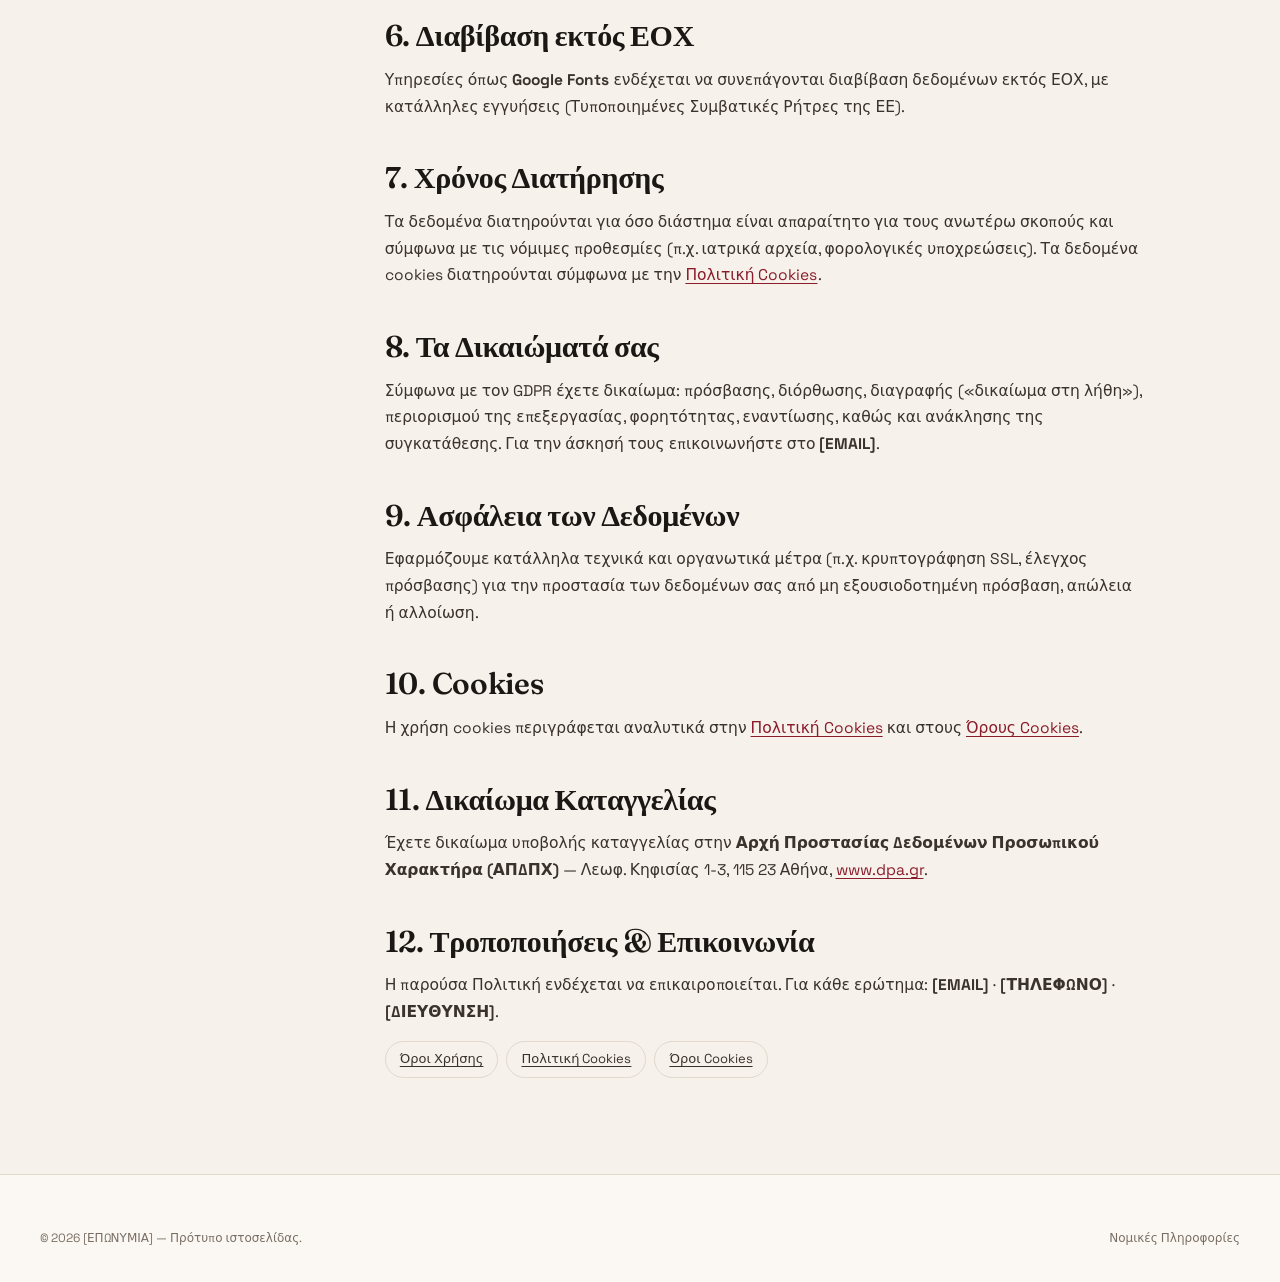
<file: legal/privacy.html>
<!DOCTYPE html>
<html lang="el">
<head>
<meta charset="UTF-8" />
<meta name="viewport" content="width=device-width, initial-scale=1.0" />
<title>Πολιτική Απορρήτου — Πρότυπο Ιατρείου</title>
<meta name="description" content="Πολιτική Απορρήτου & Προστασίας Προσωπικών Δεδομένων ιστοτόπου ιατρείου (πρότυπο)." />
<meta name="robots" content="noindex" />
<link rel="preconnect" href="https://fonts.googleapis.com" />
<link rel="preconnect" href="https://fonts.gstatic.com" crossorigin />
<link href="https://fonts.googleapis.com/css2?family=Fraunces:ital,opsz,wght@0,9..144,400;0,9..144,500;0,9..144,600;0,9..144,700&family=Space+Grotesk:wght@400;500;600;700&display=swap" rel="stylesheet" />
<link rel="stylesheet" href="../assets/premium.css?v=20261111" />
<style>:root{--accent:#8a1c2b;--accent-deep:#6c1320;--gold:#c08a3e}</style>
</head>
<body>
<div class="progress" id="progress"></div>

<header class="topbar scrolled" id="topbar">
  <div class="shell nav">
    <a class="brand" href="javascript:history.back()" aria-label="Επιστροφή">
      <span class="brand-mark"><img src="../assets/pp-monogram.png" width="218" height="240" alt="" /></span>
      <span class="brand-txt"><strong>Το Ιατρείο</strong><span>Νομικές Πληροφορίες</span></span>
    </a>
    <a class="btn primary" href="javascript:history.back()">← Επιστροφή</a>
  </div>
</header>

<main>
<section class="legal-head">
  <div class="shell">
    <div class="eyebrow">Νομικές Πληροφορίες</div>
    <h1>Πολιτική Απορρήτου</h1>
    <p class="updated">Τελευταία ενημέρωση: <span id="today">—</span></p>
  </div>
</section>

<div class="shell">
  <div class="legal-wrap">
    <nav class="legal-toc">
      <strong>Περιεχόμενα</strong>
      <a href="#controller">1. Υπεύθυνος Επεξεργασίας</a>
      <a href="#data">2. Δεδομένα που Συλλέγουμε</a>
      <a href="#purpose">3. Σκοποί & Νομική Βάση</a>
      <a href="#health">4. Δεδομένα Υγείας</a>
      <a href="#recipients">5. Αποδέκτες</a>
      <a href="#transfer">6. Διαβίβαση εκτός ΕΟΧ</a>
      <a href="#retention">7. Χρόνος Διατήρησης</a>
      <a href="#rights">8. Τα Δικαιώματά σας</a>
      <a href="#security">9. Ασφάλεια</a>
      <a href="#cookies">10. Cookies</a>
      <a href="#complaint">11. Καταγγελία</a>
      <a href="#changes">12. Τροποποιήσεις & Επικοινωνία</a>
    </nav>

    <article class="legal-body">
      <div class="legal-note"><b>Σημείωση προτύπου:</b> Υπόδειγμα σύμφωνα με τον GDPR. Πρέπει να συμπληρωθεί με πραγματικά στοιχεία και να ελεγχθεί από νομικό/DPO. Σε ιατρείο, η επεξεργασία δεδομένων υγείας απαιτεί ιδιαίτερη προσοχή. Δεν συνιστά νομική συμβουλή.</div>

      <h2 id="controller">1. Υπεύθυνος Επεξεργασίας</h2>
      <p>Υπεύθυνος επεξεργασίας των προσωπικών σας δεδομένων είναι η/ο <b>[ΕΠΩΝΥΜΙΑ / ΟΝΟΜΑΤΕΠΩΝΥΜΟ ΙΑΤΡΟΥ]</b>, ΑΦΜ <b>[ΑΦΜ]</b>, έδρα <b>[ΔΙΕΥΘΥΝΣΗ]</b>, email <b>[EMAIL]</b>, τηλ. <b>[ΤΗΛΕΦΩΝΟ]</b>. Υπεύθυνος Προστασίας Δεδομένων (DPO), εφόσον έχει οριστεί: <b>[DPO / ΣΤΟΙΧΕΙΑ]</b>.</p>

      <h2 id="data">2. Δεδομένα που Συλλέγουμε</h2>
      <ul>
        <li><b>Δεδομένα ταυτοποίησης & επικοινωνίας:</b> ονοματεπώνυμο, τηλέφωνο, email (π.χ. για κλείσιμο ραντεβού).</li>
        <li><b>Δεδομένα υγείας:</b> ιατρικό ιστορικό, εξετάσεις (στο πλαίσιο της ιατρικής φροντίδας).</li>
        <li><b>Τεχνικά δεδομένα:</b> διεύθυνση IP, τύπος προγράμματος περιήγησης, δεδομένα πλοήγησης μέσω cookies.</li>
      </ul>

      <h2 id="purpose">3. Σκοποί & Νομική Βάση Επεξεργασίας</h2>
      <table class="legal-table">
        <thead><tr><th>Σκοπός</th><th>Νομική Βάση (GDPR)</th></tr></thead>
        <tbody>
          <tr><td>Παροχή ιατρικών υπηρεσιών & ραντεβού</td><td>Άρθρο 9 παρ. 2 (η) — σκοποί ιατρικής φροντίδας / σύμβαση</td></tr>
          <tr><td>Επικοινωνία & απάντηση σε αιτήματα</td><td>Άρθρο 6 παρ. 1 (β)/(στ) — σύμβαση / έννομο συμφέρον</td></tr>
          <tr><td>Νομικές & φορολογικές υποχρεώσεις</td><td>Άρθρο 6 παρ. 1 (γ) — έννομη υποχρέωση</td></tr>
          <tr><td>Στατιστικά & cookies</td><td>Άρθρο 6 παρ. 1 (α) — συγκατάθεση</td></tr>
        </tbody>
      </table>

      <h2 id="health">4. Δεδομένα Υγείας (Ειδική Κατηγορία)</h2>
      <p>Τα δεδομένα υγείας ανήκουν σε ειδική κατηγορία προσωπικών δεδομένων και τυγχάνουν αυξημένης προστασίας. Η επεξεργασία τους γίνεται αποκλειστικά για σκοπούς ιατρικής διάγνωσης, φροντίδας και θεραπείας, από πρόσωπα που δεσμεύονται από το <b>ιατρικό απόρρητο</b>.</p>

      <h2 id="recipients">5. Αποδέκτες των Δεδομένων</h2>
      <p>Τα δεδομένα σας δεν διαβιβάζονται σε τρίτους, εκτός εάν απαιτείται για: την παροχή της υπηρεσίας (π.χ. διαγνωστικά εργαστήρια), τη συμμόρφωση με τον νόμο, ή με ρητή συγκατάθεσή σας. Πιθανοί εκτελούντες την επεξεργασία: <b>[πάροχος hosting], [σύστημα ραντεβού], [λογιστήριο]</b>.</p>

      <h2 id="transfer">6. Διαβίβαση εκτός ΕΟΧ</h2>
      <p>Υπηρεσίες όπως <b>Google Fonts</b> ενδέχεται να συνεπάγονται διαβίβαση δεδομένων εκτός ΕΟΧ, με κατάλληλες εγγυήσεις (Τυποποιημένες Συμβατικές Ρήτρες της ΕΕ).</p>

      <h2 id="retention">7. Χρόνος Διατήρησης</h2>
      <p>Τα δεδομένα διατηρούνται για όσο διάστημα είναι απαραίτητο για τους ανωτέρω σκοπούς και σύμφωνα με τις νόμιμες προθεσμίες (π.χ. ιατρικά αρχεία, φορολογικές υποχρεώσεις). Τα δεδομένα cookies διατηρούνται σύμφωνα με την <a href="cookies.html">Πολιτική Cookies</a>.</p>

      <h2 id="rights">8. Τα Δικαιώματά σας</h2>
      <p>Σύμφωνα με τον GDPR έχετε δικαίωμα: πρόσβασης, διόρθωσης, διαγραφής («δικαίωμα στη λήθη»), περιορισμού της επεξεργασίας, φορητότητας, εναντίωσης, καθώς και ανάκλησης της συγκατάθεσης. Για την άσκησή τους επικοινωνήστε στο <b>[EMAIL]</b>.</p>

      <h2 id="security">9. Ασφάλεια των Δεδομένων</h2>
      <p>Εφαρμόζουμε κατάλληλα τεχνικά και οργανωτικά μέτρα (π.χ. κρυπτογράφηση SSL, έλεγχος πρόσβασης) για την προστασία των δεδομένων σας από μη εξουσιοδοτημένη πρόσβαση, απώλεια ή αλλοίωση.</p>

      <h2 id="cookies">10. Cookies</h2>
      <p>Η χρήση cookies περιγράφεται αναλυτικά στην <a href="cookies.html">Πολιτική Cookies</a> και στους <a href="cookie-terms.html">Όρους Cookies</a>.</p>

      <h2 id="complaint">11. Δικαίωμα Καταγγελίας</h2>
      <p>Έχετε δικαίωμα υποβολής καταγγελίας στην <b>Αρχή Προστασίας Δεδομένων Προσωπικού Χαρακτήρα (ΑΠΔΠΧ)</b> — Λεωφ. Κηφισίας 1-3, 115 23 Αθήνα, <a href="https://www.dpa.gr" target="_blank" rel="noopener">www.dpa.gr</a>.</p>

      <h2 id="changes">12. Τροποποιήσεις & Επικοινωνία</h2>
      <p>Η παρούσα Πολιτική ενδέχεται να επικαιροποιείται. Για κάθε ερώτημα: <b>[EMAIL]</b> · <b>[ΤΗΛΕΦΩΝΟ]</b> · <b>[ΔΙΕΥΘΥΝΣΗ]</b>.</p>

      <div class="legal-foot-links">
        <a href="terms.html">Όροι Χρήσης</a>
        <a href="cookies.html">Πολιτική Cookies</a>
        <a href="cookie-terms.html">Όροι Cookies</a>
      </div>
    </article>
  </div>
</div>
</main>

<footer>
  <div class="shell">
    <div class="foot-bottom"><span>© <span id="year"></span> [ΕΠΩΝΥΜΙΑ] — Πρότυπο ιστοσελίδας.</span><span>Νομικές Πληροφορίες</span></div>
  </div>
</footer>

<script>document.getElementById('today').textContent=new Date().toLocaleDateString('el-GR',{day:'numeric',month:'long',year:'numeric'});document.getElementById('year').textContent=new Date().getFullYear();</script>
<script src="../assets/premium.js?v=20261001"></script>
</body>
</html>
</file>
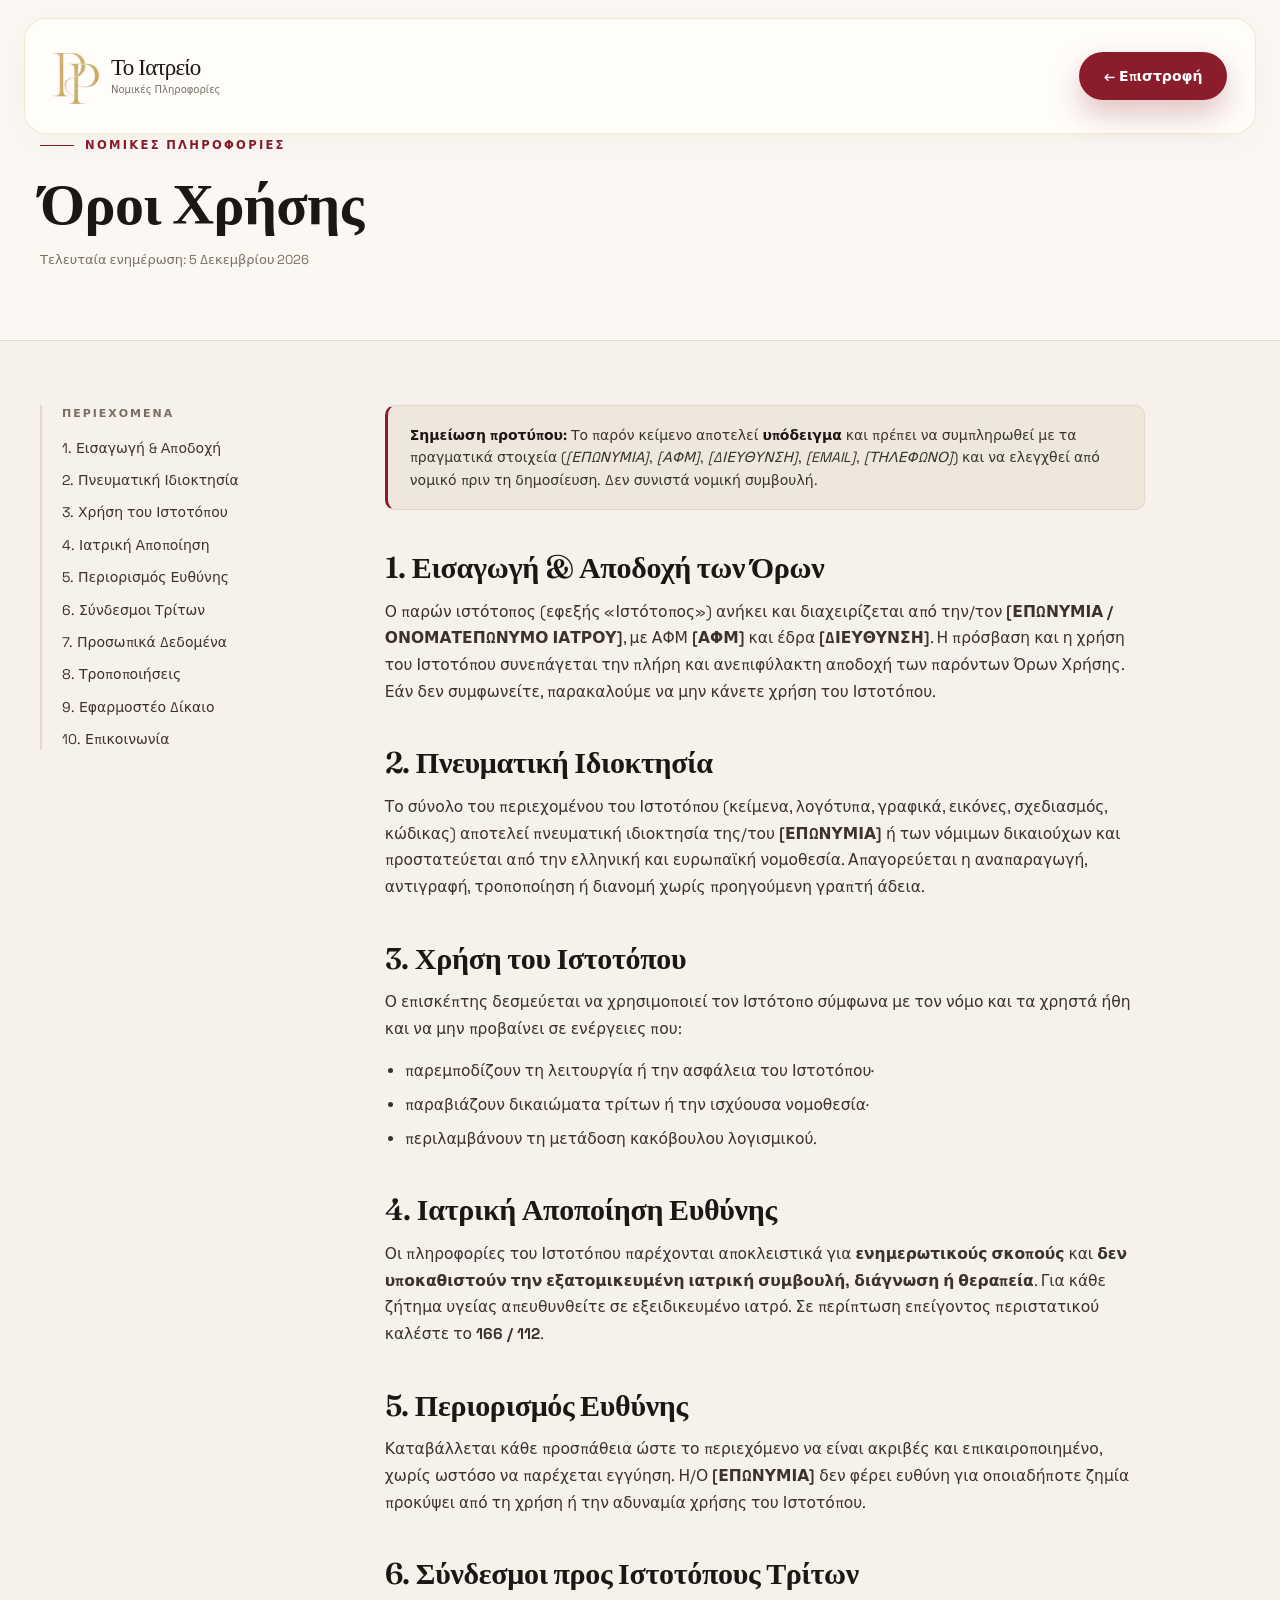
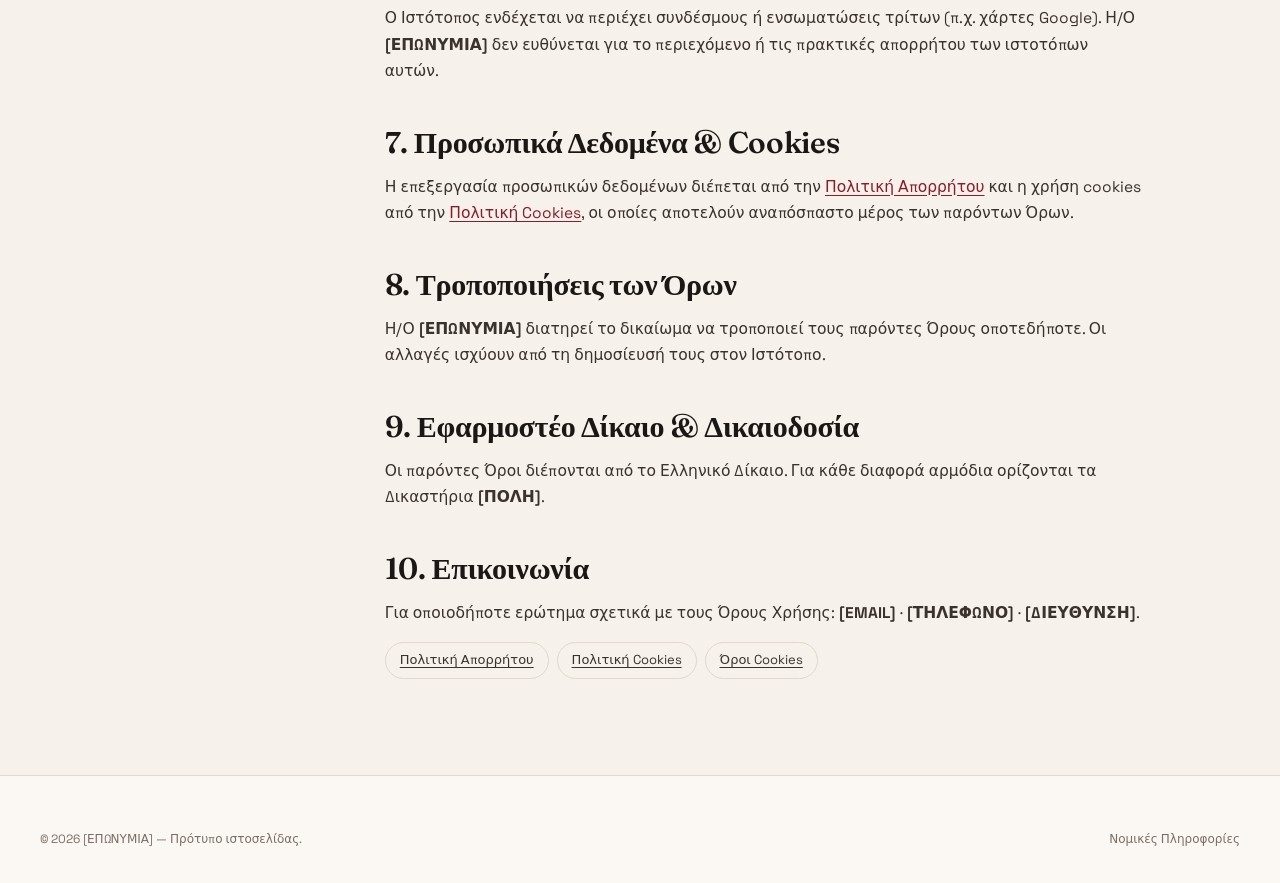
<file: legal/terms.html>
<!DOCTYPE html>
<html lang="el">
<head>
<meta charset="UTF-8" />
<meta name="viewport" content="width=device-width, initial-scale=1.0" />
<title>Όροι Χρήσης — Πρότυπο Ιατρείου</title>
<meta name="description" content="Όροι Χρήσης ιστοτόπου ιατρείου (πρότυπο)." />
<meta name="robots" content="noindex" />
<link rel="preconnect" href="https://fonts.googleapis.com" />
<link rel="preconnect" href="https://fonts.gstatic.com" crossorigin />
<link href="https://fonts.googleapis.com/css2?family=Fraunces:ital,opsz,wght@0,9..144,400;0,9..144,500;0,9..144,600;0,9..144,700&family=Space+Grotesk:wght@400;500;600;700&display=swap" rel="stylesheet" />
<link rel="stylesheet" href="../assets/premium.css?v=20261111" />
<style>:root{--accent:#8a1c2b;--accent-deep:#6c1320;--gold:#c08a3e}</style>
</head>
<body>
<div class="progress" id="progress"></div>

<header class="topbar scrolled" id="topbar">
  <div class="shell nav">
    <a class="brand" href="javascript:history.back()" aria-label="Επιστροφή">
      <span class="brand-mark"><img src="../assets/pp-monogram.png" width="218" height="240" alt="" /></span>
      <span class="brand-txt"><strong>Το Ιατρείο</strong><span>Νομικές Πληροφορίες</span></span>
    </a>
    <a class="btn primary" href="javascript:history.back()">← Επιστροφή</a>
  </div>
</header>

<main>
<section class="legal-head">
  <div class="shell">
    <div class="eyebrow">Νομικές Πληροφορίες</div>
    <h1>Όροι Χρήσης</h1>
    <p class="updated">Τελευταία ενημέρωση: <span id="today">—</span></p>
  </div>
</section>

<div class="shell">
  <div class="legal-wrap">
    <nav class="legal-toc">
      <strong>Περιεχόμενα</strong>
      <a href="#intro">1. Εισαγωγή & Αποδοχή</a>
      <a href="#ip">2. Πνευματική Ιδιοκτησία</a>
      <a href="#use">3. Χρήση του Ιστοτόπου</a>
      <a href="#medical">4. Ιατρική Αποποίηση</a>
      <a href="#liability">5. Περιορισμός Ευθύνης</a>
      <a href="#links">6. Σύνδεσμοι Τρίτων</a>
      <a href="#data">7. Προσωπικά Δεδομένα</a>
      <a href="#changes">8. Τροποποιήσεις</a>
      <a href="#law">9. Εφαρμοστέο Δίκαιο</a>
      <a href="#contact">10. Επικοινωνία</a>
    </nav>

    <article class="legal-body">
      <div class="legal-note"><b>Σημείωση προτύπου:</b> Το παρόν κείμενο αποτελεί <b>υπόδειγμα</b> και πρέπει να συμπληρωθεί με τα πραγματικά στοιχεία (<i>[ΕΠΩΝΥΜΙΑ]</i>, <i>[ΑΦΜ]</i>, <i>[ΔΙΕΥΘΥΝΣΗ]</i>, <i>[EMAIL]</i>, <i>[ΤΗΛΕΦΩΝΟ]</i>) και να ελεγχθεί από νομικό πριν τη δημοσίευση. Δεν συνιστά νομική συμβουλή.</div>

      <h2 id="intro">1. Εισαγωγή & Αποδοχή των Όρων</h2>
      <p>Ο παρών ιστότοπος (εφεξής «Ιστότοπος») ανήκει και διαχειρίζεται από την/τον <b>[ΕΠΩΝΥΜΙΑ / ΟΝΟΜΑΤΕΠΩΝΥΜΟ ΙΑΤΡΟΥ]</b>, με ΑΦΜ <b>[ΑΦΜ]</b> και έδρα <b>[ΔΙΕΥΘΥΝΣΗ]</b>. Η πρόσβαση και η χρήση του Ιστοτόπου συνεπάγεται την πλήρη και ανεπιφύλακτη αποδοχή των παρόντων Όρων Χρήσης. Εάν δεν συμφωνείτε, παρακαλούμε να μην κάνετε χρήση του Ιστοτόπου.</p>

      <h2 id="ip">2. Πνευματική Ιδιοκτησία</h2>
      <p>Το σύνολο του περιεχομένου του Ιστοτόπου (κείμενα, λογότυπα, γραφικά, εικόνες, σχεδιασμός, κώδικας) αποτελεί πνευματική ιδιοκτησία της/του <b>[ΕΠΩΝΥΜΙΑ]</b> ή των νόμιμων δικαιούχων και προστατεύεται από την ελληνική και ευρωπαϊκή νομοθεσία. Απαγορεύεται η αναπαραγωγή, αντιγραφή, τροποποίηση ή διανομή χωρίς προηγούμενη γραπτή άδεια.</p>

      <h2 id="use">3. Χρήση του Ιστοτόπου</h2>
      <p>Ο επισκέπτης δεσμεύεται να χρησιμοποιεί τον Ιστότοπο σύμφωνα με τον νόμο και τα χρηστά ήθη και να μην προβαίνει σε ενέργειες που:</p>
      <ul>
        <li>παρεμποδίζουν τη λειτουργία ή την ασφάλεια του Ιστοτόπου·</li>
        <li>παραβιάζουν δικαιώματα τρίτων ή την ισχύουσα νομοθεσία·</li>
        <li>περιλαμβάνουν τη μετάδοση κακόβουλου λογισμικού.</li>
      </ul>

      <h2 id="medical">4. Ιατρική Αποποίηση Ευθύνης</h2>
      <p>Οι πληροφορίες του Ιστοτόπου παρέχονται αποκλειστικά για <b>ενημερωτικούς σκοπούς</b> και <b>δεν υποκαθιστούν την εξατομικευμένη ιατρική συμβουλή, διάγνωση ή θεραπεία</b>. Για κάθε ζήτημα υγείας απευθυνθείτε σε εξειδικευμένο ιατρό. Σε περίπτωση επείγοντος περιστατικού καλέστε το <b>166 / 112</b>.</p>

      <h2 id="liability">5. Περιορισμός Ευθύνης</h2>
      <p>Καταβάλλεται κάθε προσπάθεια ώστε το περιεχόμενο να είναι ακριβές και επικαιροποιημένο, χωρίς ωστόσο να παρέχεται εγγύηση. Η/Ο <b>[ΕΠΩΝΥΜΙΑ]</b> δεν φέρει ευθύνη για οποιαδήποτε ζημία προκύψει από τη χρήση ή την αδυναμία χρήσης του Ιστοτόπου.</p>

      <h2 id="links">6. Σύνδεσμοι προς Ιστοτόπους Τρίτων</h2>
      <p>Ο Ιστότοπος ενδέχεται να περιέχει συνδέσμους ή ενσωματώσεις τρίτων (π.χ. χάρτες Google). Η/Ο <b>[ΕΠΩΝΥΜΙΑ]</b> δεν ευθύνεται για το περιεχόμενο ή τις πρακτικές απορρήτου των ιστοτόπων αυτών.</p>

      <h2 id="data">7. Προσωπικά Δεδομένα & Cookies</h2>
      <p>Η επεξεργασία προσωπικών δεδομένων διέπεται από την <a href="privacy.html">Πολιτική Απορρήτου</a> και η χρήση cookies από την <a href="cookies.html">Πολιτική Cookies</a>, οι οποίες αποτελούν αναπόσπαστο μέρος των παρόντων Όρων.</p>

      <h2 id="changes">8. Τροποποιήσεις των Όρων</h2>
      <p>Η/Ο <b>[ΕΠΩΝΥΜΙΑ]</b> διατηρεί το δικαίωμα να τροποποιεί τους παρόντες Όρους οποτεδήποτε. Οι αλλαγές ισχύουν από τη δημοσίευσή τους στον Ιστότοπο.</p>

      <h2 id="law">9. Εφαρμοστέο Δίκαιο & Δικαιοδοσία</h2>
      <p>Οι παρόντες Όροι διέπονται από το Ελληνικό Δίκαιο. Για κάθε διαφορά αρμόδια ορίζονται τα Δικαστήρια <b>[ΠΟΛΗ]</b>.</p>

      <h2 id="contact">10. Επικοινωνία</h2>
      <p>Για οποιοδήποτε ερώτημα σχετικά με τους Όρους Χρήσης: <b>[EMAIL]</b> · <b>[ΤΗΛΕΦΩΝΟ]</b> · <b>[ΔΙΕΥΘΥΝΣΗ]</b>.</p>

      <div class="legal-foot-links">
        <a href="privacy.html">Πολιτική Απορρήτου</a>
        <a href="cookies.html">Πολιτική Cookies</a>
        <a href="cookie-terms.html">Όροι Cookies</a>
      </div>
    </article>
  </div>
</div>
</main>

<footer>
  <div class="shell">
    <div class="foot-bottom"><span>© <span id="year"></span> [ΕΠΩΝΥΜΙΑ] — Πρότυπο ιστοσελίδας.</span><span>Νομικές Πληροφορίες</span></div>
  </div>
</footer>

<script>document.getElementById('today').textContent=new Date().toLocaleDateString('el-GR',{day:'numeric',month:'long',year:'numeric'});document.getElementById('year').textContent=new Date().getFullYear();</script>
<script src="../assets/premium.js?v=20261001"></script>
</body>
</html>
</file>
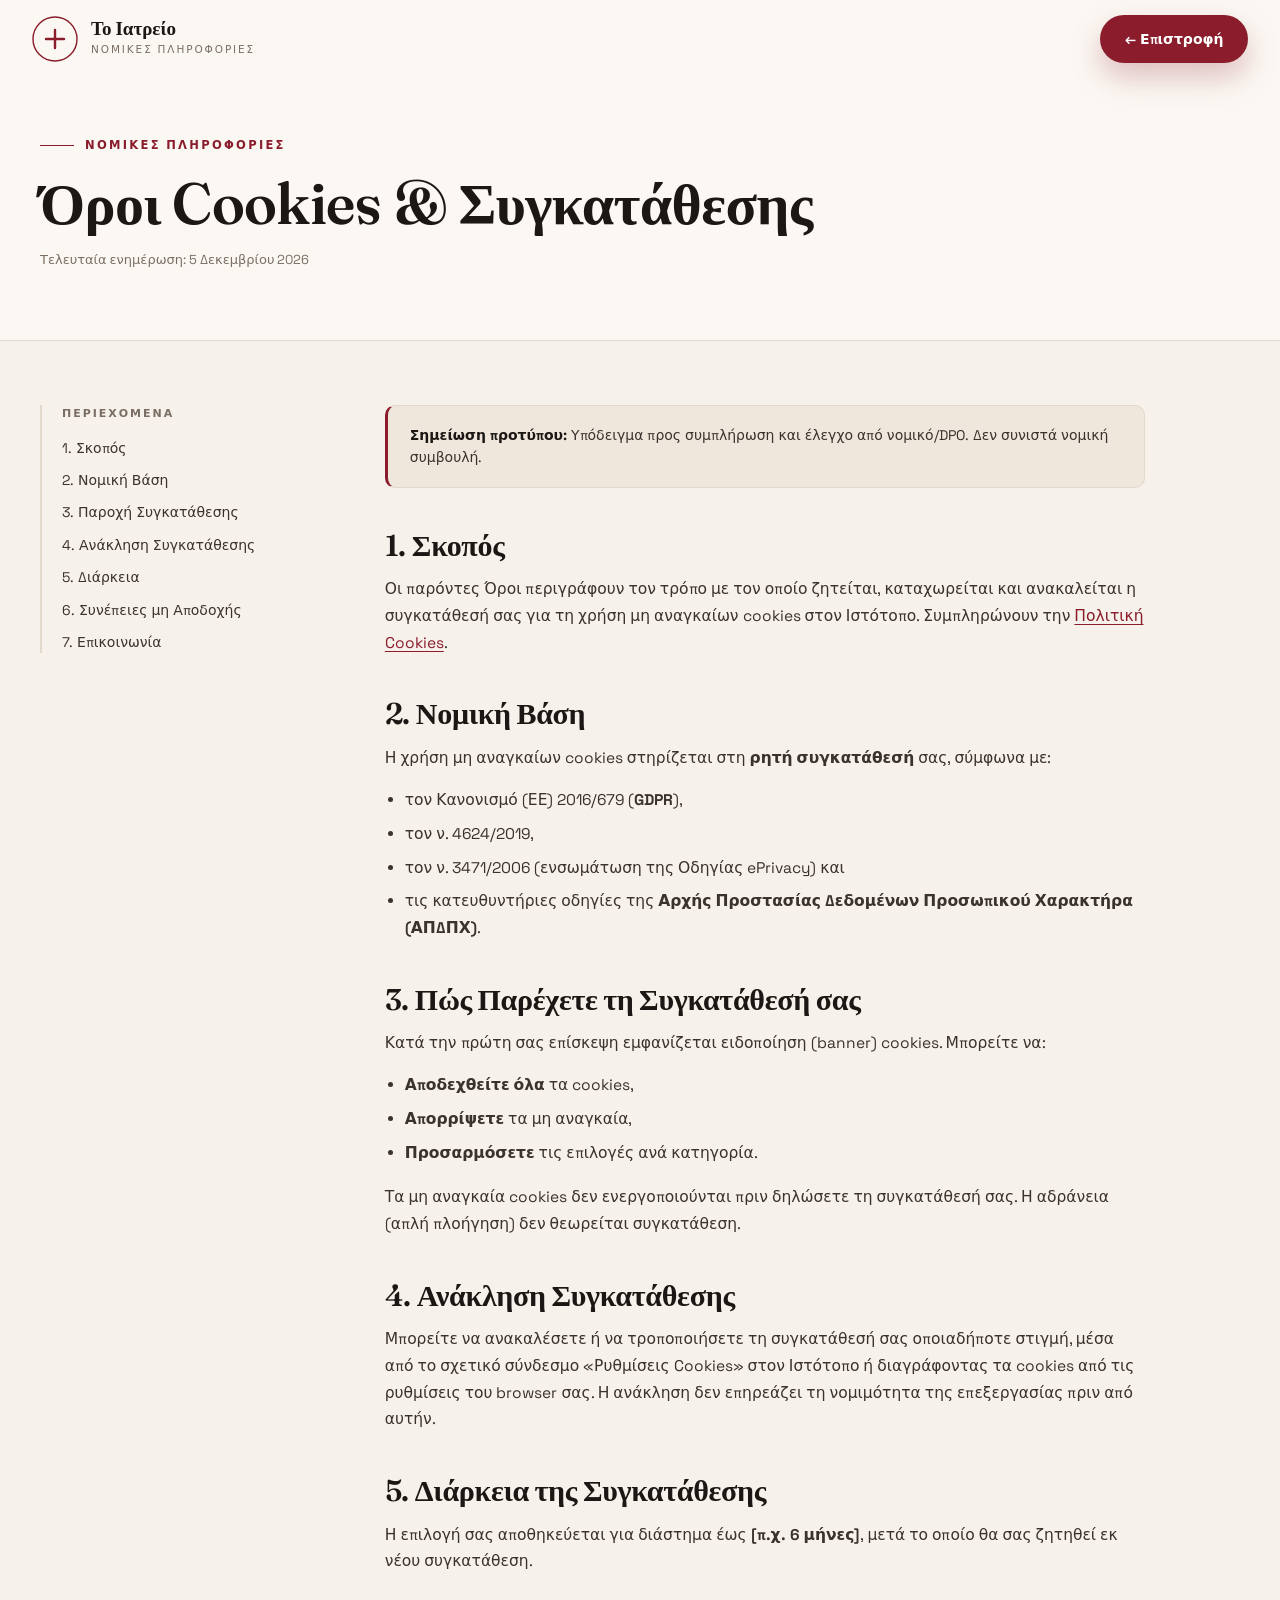
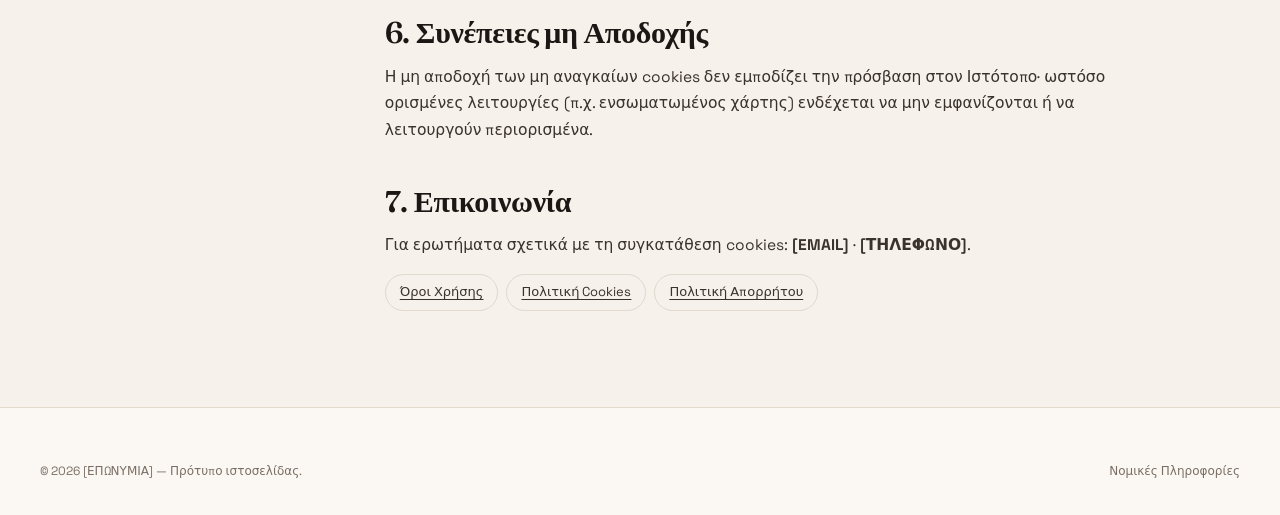
<file: site/legal/cookie-terms.html>
<!DOCTYPE html>
<html lang="el">
<head>
<meta charset="UTF-8" />
<meta name="viewport" content="width=device-width, initial-scale=1.0" />
<title>Όροι Cookies & Συγκατάθεσης — Πρότυπο Ιατρείου</title>
<meta name="description" content="Όροι συγκατάθεσης cookies ιστοτόπου ιατρείου (πρότυπο)." />
<meta name="robots" content="noindex" />
<link rel="preconnect" href="https://fonts.googleapis.com" />
<link rel="preconnect" href="https://fonts.gstatic.com" crossorigin />
<link href="https://fonts.googleapis.com/css2?family=Fraunces:ital,opsz,wght@0,9..144,400;0,9..144,500;0,9..144,600;0,9..144,700&family=Space+Grotesk:wght@400;500;600;700&display=swap" rel="stylesheet" />
<link rel="stylesheet" href="../assets/premium.css" />
<style>:root{--accent:#8a1c2b;--accent-deep:#6c1320;--gold:#c08a3e}</style>
</head>
<body>
<div class="progress" id="progress"></div>

<header class="topbar scrolled" id="topbar">
  <div class="shell nav">
    <a class="brand" href="javascript:history.back()" aria-label="Επιστροφή">
      <span class="brand-mark"><svg viewBox="0 0 46 46" fill="none"><circle cx="23" cy="23" r="22" stroke="currentColor" stroke-width="1.4"/><path d="M23 14v18M14 23h18" stroke="currentColor" stroke-width="2.4" stroke-linecap="round"/></svg></span>
      <span class="brand-txt"><strong>Το Ιατρείο</strong><span>Νομικές Πληροφορίες</span></span>
    </a>
    <a class="btn primary" href="javascript:history.back()">← Επιστροφή</a>
  </div>
</header>

<main>
<section class="legal-head">
  <div class="shell">
    <div class="eyebrow">Νομικές Πληροφορίες</div>
    <h1>Όροι Cookies & Συγκατάθεσης</h1>
    <p class="updated">Τελευταία ενημέρωση: <span id="today">—</span></p>
  </div>
</section>

<div class="shell">
  <div class="legal-wrap">
    <nav class="legal-toc">
      <strong>Περιεχόμενα</strong>
      <a href="#scope">1. Σκοπός</a>
      <a href="#legal">2. Νομική Βάση</a>
      <a href="#give">3. Παροχή Συγκατάθεσης</a>
      <a href="#withdraw">4. Ανάκληση Συγκατάθεσης</a>
      <a href="#duration">5. Διάρκεια</a>
      <a href="#refuse">6. Συνέπειες μη Αποδοχής</a>
      <a href="#contact">7. Επικοινωνία</a>
    </nav>

    <article class="legal-body">
      <div class="legal-note"><b>Σημείωση προτύπου:</b> Υπόδειγμα προς συμπλήρωση και έλεγχο από νομικό/DPO. Δεν συνιστά νομική συμβουλή.</div>

      <h2 id="scope">1. Σκοπός</h2>
      <p>Οι παρόντες Όροι περιγράφουν τον τρόπο με τον οποίο ζητείται, καταχωρείται και ανακαλείται η συγκατάθεσή σας για τη χρήση μη αναγκαίων cookies στον Ιστότοπο. Συμπληρώνουν την <a href="cookies.html">Πολιτική Cookies</a>.</p>

      <h2 id="legal">2. Νομική Βάση</h2>
      <p>Η χρήση μη αναγκαίων cookies στηρίζεται στη <b>ρητή συγκατάθεσή</b> σας, σύμφωνα με:</p>
      <ul>
        <li>τον Κανονισμό (ΕΕ) 2016/679 (<b>GDPR</b>),</li>
        <li>τον ν. 4624/2019,</li>
        <li>τον ν. 3471/2006 (ενσωμάτωση της Οδηγίας ePrivacy) και</li>
        <li>τις κατευθυντήριες οδηγίες της <b>Αρχής Προστασίας Δεδομένων Προσωπικού Χαρακτήρα (ΑΠΔΠΧ)</b>.</li>
      </ul>

      <h2 id="give">3. Πώς Παρέχετε τη Συγκατάθεσή σας</h2>
      <p>Κατά την πρώτη σας επίσκεψη εμφανίζεται ειδοποίηση (banner) cookies. Μπορείτε να:</p>
      <ul>
        <li><b>Αποδεχθείτε όλα</b> τα cookies,</li>
        <li><b>Απορρίψετε</b> τα μη αναγκαία,</li>
        <li><b>Προσαρμόσετε</b> τις επιλογές ανά κατηγορία.</li>
      </ul>
      <p>Τα μη αναγκαία cookies δεν ενεργοποιούνται πριν δηλώσετε τη συγκατάθεσή σας. Η αδράνεια (απλή πλοήγηση) δεν θεωρείται συγκατάθεση.</p>

      <h2 id="withdraw">4. Ανάκληση Συγκατάθεσης</h2>
      <p>Μπορείτε να ανακαλέσετε ή να τροποποιήσετε τη συγκατάθεσή σας οποιαδήποτε στιγμή, μέσα από το σχετικό σύνδεσμο «Ρυθμίσεις Cookies» στον Ιστότοπο ή διαγράφοντας τα cookies από τις ρυθμίσεις του browser σας. Η ανάκληση δεν επηρεάζει τη νομιμότητα της επεξεργασίας πριν από αυτήν.</p>

      <h2 id="duration">5. Διάρκεια της Συγκατάθεσης</h2>
      <p>Η επιλογή σας αποθηκεύεται για διάστημα έως <b>[π.χ. 6 μήνες]</b>, μετά το οποίο θα σας ζητηθεί εκ νέου συγκατάθεση.</p>

      <h2 id="refuse">6. Συνέπειες μη Αποδοχής</h2>
      <p>Η μη αποδοχή των μη αναγκαίων cookies δεν εμποδίζει την πρόσβαση στον Ιστότοπο· ωστόσο ορισμένες λειτουργίες (π.χ. ενσωματωμένος χάρτης) ενδέχεται να μην εμφανίζονται ή να λειτουργούν περιορισμένα.</p>

      <h2 id="contact">7. Επικοινωνία</h2>
      <p>Για ερωτήματα σχετικά με τη συγκατάθεση cookies: <b>[EMAIL]</b> · <b>[ΤΗΛΕΦΩΝΟ]</b>.</p>

      <div class="legal-foot-links">
        <a href="terms.html">Όροι Χρήσης</a>
        <a href="cookies.html">Πολιτική Cookies</a>
        <a href="privacy.html">Πολιτική Απορρήτου</a>
      </div>
    </article>
  </div>
</div>
</main>

<footer>
  <div class="shell">
    <div class="foot-bottom"><span>© <span id="year"></span> [ΕΠΩΝΥΜΙΑ] — Πρότυπο ιστοσελίδας.</span><span>Νομικές Πληροφορίες</span></div>
  </div>
</footer>

<script>document.getElementById('today').textContent=new Date().toLocaleDateString('el-GR',{day:'numeric',month:'long',year:'numeric'});document.getElementById('year').textContent=new Date().getFullYear();</script>
<script src="../assets/premium.js"></script>
</body>
</html>
</file>
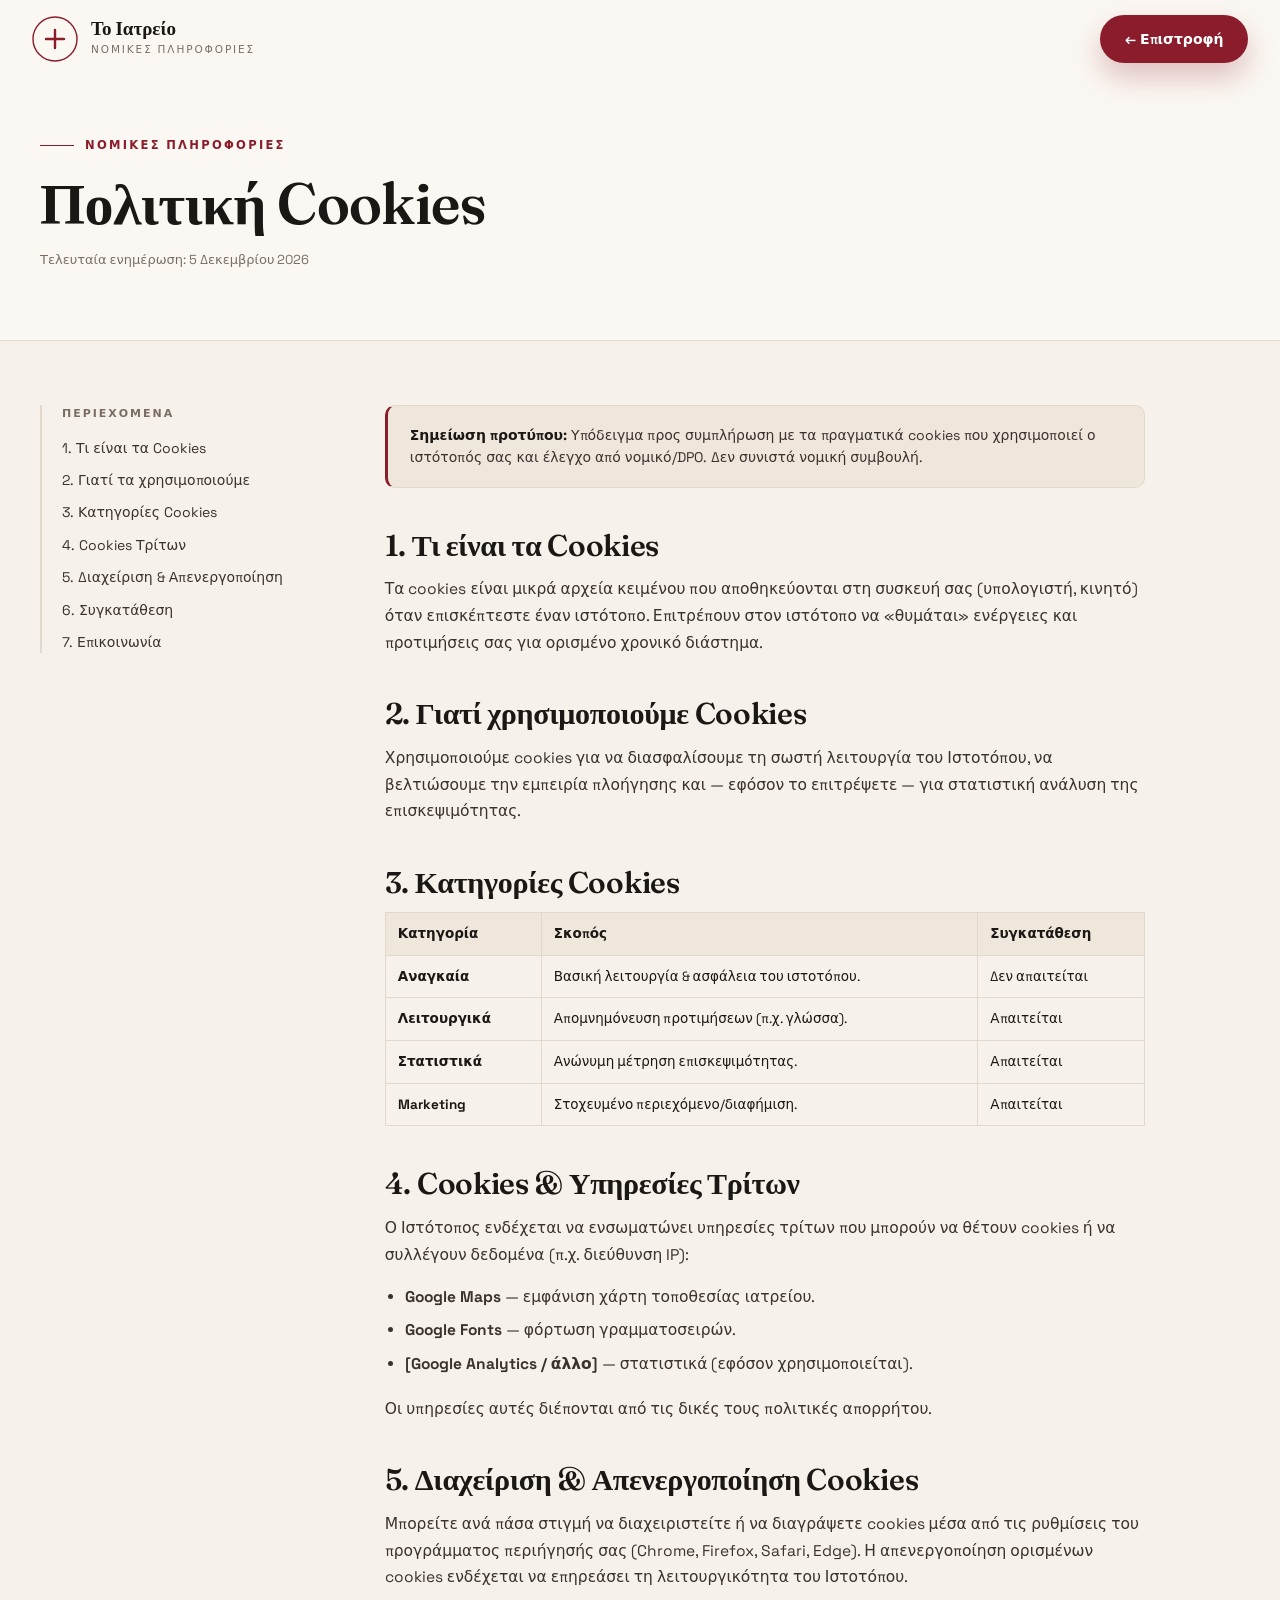
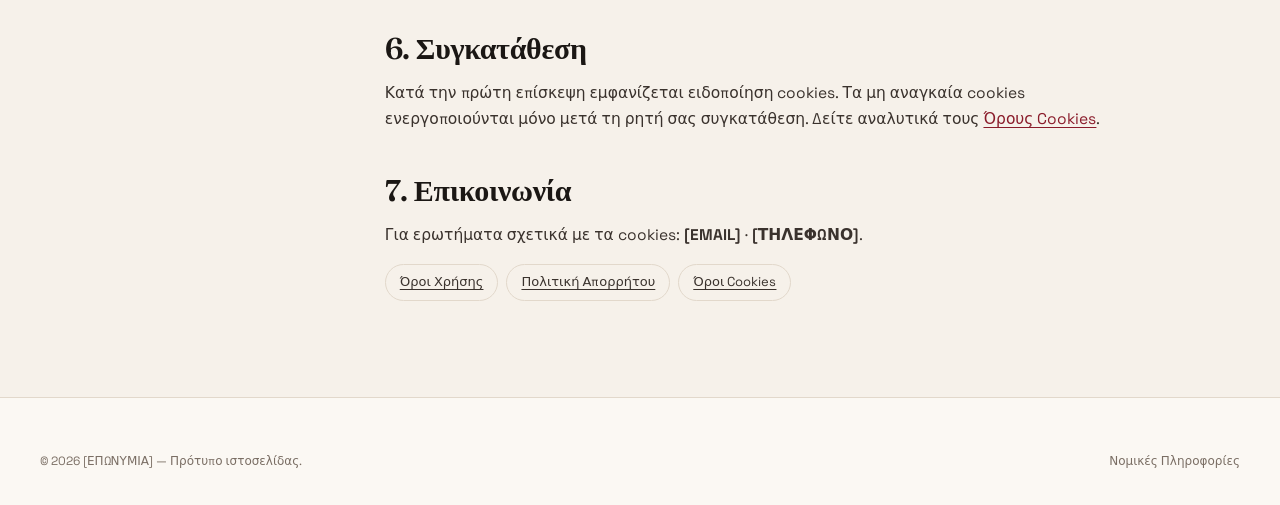
<file: site/legal/cookies.html>
<!DOCTYPE html>
<html lang="el">
<head>
<meta charset="UTF-8" />
<meta name="viewport" content="width=device-width, initial-scale=1.0" />
<title>Πολιτική Cookies — Πρότυπο Ιατρείου</title>
<meta name="description" content="Πολιτική Cookies ιστοτόπου ιατρείου (πρότυπο)." />
<meta name="robots" content="noindex" />
<link rel="preconnect" href="https://fonts.googleapis.com" />
<link rel="preconnect" href="https://fonts.gstatic.com" crossorigin />
<link href="https://fonts.googleapis.com/css2?family=Fraunces:ital,opsz,wght@0,9..144,400;0,9..144,500;0,9..144,600;0,9..144,700&family=Space+Grotesk:wght@400;500;600;700&display=swap" rel="stylesheet" />
<link rel="stylesheet" href="../assets/premium.css" />
<style>:root{--accent:#8a1c2b;--accent-deep:#6c1320;--gold:#c08a3e}</style>
</head>
<body>
<div class="progress" id="progress"></div>

<header class="topbar scrolled" id="topbar">
  <div class="shell nav">
    <a class="brand" href="javascript:history.back()" aria-label="Επιστροφή">
      <span class="brand-mark"><svg viewBox="0 0 46 46" fill="none"><circle cx="23" cy="23" r="22" stroke="currentColor" stroke-width="1.4"/><path d="M23 14v18M14 23h18" stroke="currentColor" stroke-width="2.4" stroke-linecap="round"/></svg></span>
      <span class="brand-txt"><strong>Το Ιατρείο</strong><span>Νομικές Πληροφορίες</span></span>
    </a>
    <a class="btn primary" href="javascript:history.back()">← Επιστροφή</a>
  </div>
</header>

<main>
<section class="legal-head">
  <div class="shell">
    <div class="eyebrow">Νομικές Πληροφορίες</div>
    <h1>Πολιτική Cookies</h1>
    <p class="updated">Τελευταία ενημέρωση: <span id="today">—</span></p>
  </div>
</section>

<div class="shell">
  <div class="legal-wrap">
    <nav class="legal-toc">
      <strong>Περιεχόμενα</strong>
      <a href="#what">1. Τι είναι τα Cookies</a>
      <a href="#why">2. Γιατί τα χρησιμοποιούμε</a>
      <a href="#types">3. Κατηγορίες Cookies</a>
      <a href="#third">4. Cookies Τρίτων</a>
      <a href="#manage">5. Διαχείριση & Απενεργοποίηση</a>
      <a href="#consent">6. Συγκατάθεση</a>
      <a href="#contact">7. Επικοινωνία</a>
    </nav>

    <article class="legal-body">
      <div class="legal-note"><b>Σημείωση προτύπου:</b> Υπόδειγμα προς συμπλήρωση με τα πραγματικά cookies που χρησιμοποιεί ο ιστότοπός σας και έλεγχο από νομικό/DPO. Δεν συνιστά νομική συμβουλή.</div>

      <h2 id="what">1. Τι είναι τα Cookies</h2>
      <p>Τα cookies είναι μικρά αρχεία κειμένου που αποθηκεύονται στη συσκευή σας (υπολογιστή, κινητό) όταν επισκέπτεστε έναν ιστότοπο. Επιτρέπουν στον ιστότοπο να «θυμάται» ενέργειες και προτιμήσεις σας για ορισμένο χρονικό διάστημα.</p>

      <h2 id="why">2. Γιατί χρησιμοποιούμε Cookies</h2>
      <p>Χρησιμοποιούμε cookies για να διασφαλίσουμε τη σωστή λειτουργία του Ιστοτόπου, να βελτιώσουμε την εμπειρία πλοήγησης και — εφόσον το επιτρέψετε — για στατιστική ανάλυση της επισκεψιμότητας.</p>

      <h2 id="types">3. Κατηγορίες Cookies</h2>
      <table class="legal-table">
        <thead><tr><th>Κατηγορία</th><th>Σκοπός</th><th>Συγκατάθεση</th></tr></thead>
        <tbody>
          <tr><td><b>Αναγκαία</b></td><td>Βασική λειτουργία & ασφάλεια του ιστοτόπου.</td><td>Δεν απαιτείται</td></tr>
          <tr><td><b>Λειτουργικά</b></td><td>Απομνημόνευση προτιμήσεων (π.χ. γλώσσα).</td><td>Απαιτείται</td></tr>
          <tr><td><b>Στατιστικά</b></td><td>Ανώνυμη μέτρηση επισκεψιμότητας.</td><td>Απαιτείται</td></tr>
          <tr><td><b>Marketing</b></td><td>Στοχευμένο περιεχόμενο/διαφήμιση.</td><td>Απαιτείται</td></tr>
        </tbody>
      </table>

      <h2 id="third">4. Cookies & Υπηρεσίες Τρίτων</h2>
      <p>Ο Ιστότοπος ενδέχεται να ενσωματώνει υπηρεσίες τρίτων που μπορούν να θέτουν cookies ή να συλλέγουν δεδομένα (π.χ. διεύθυνση IP):</p>
      <ul>
        <li><b>Google Maps</b> — εμφάνιση χάρτη τοποθεσίας ιατρείου.</li>
        <li><b>Google Fonts</b> — φόρτωση γραμματοσειρών.</li>
        <li><b>[Google Analytics / άλλο]</b> — στατιστικά (εφόσον χρησιμοποιείται).</li>
      </ul>
      <p>Οι υπηρεσίες αυτές διέπονται από τις δικές τους πολιτικές απορρήτου.</p>

      <h2 id="manage">5. Διαχείριση & Απενεργοποίηση Cookies</h2>
      <p>Μπορείτε ανά πάσα στιγμή να διαχειριστείτε ή να διαγράψετε cookies μέσα από τις ρυθμίσεις του προγράμματος περιήγησής σας (Chrome, Firefox, Safari, Edge). Η απενεργοποίηση ορισμένων cookies ενδέχεται να επηρεάσει τη λειτουργικότητα του Ιστοτόπου.</p>

      <h2 id="consent">6. Συγκατάθεση</h2>
      <p>Κατά την πρώτη επίσκεψη εμφανίζεται ειδοποίηση cookies. Τα μη αναγκαία cookies ενεργοποιούνται μόνο μετά τη ρητή σας συγκατάθεση. Δείτε αναλυτικά τους <a href="cookie-terms.html">Όρους Cookies</a>.</p>

      <h2 id="contact">7. Επικοινωνία</h2>
      <p>Για ερωτήματα σχετικά με τα cookies: <b>[EMAIL]</b> · <b>[ΤΗΛΕΦΩΝΟ]</b>.</p>

      <div class="legal-foot-links">
        <a href="terms.html">Όροι Χρήσης</a>
        <a href="privacy.html">Πολιτική Απορρήτου</a>
        <a href="cookie-terms.html">Όροι Cookies</a>
      </div>
    </article>
  </div>
</div>
</main>

<footer>
  <div class="shell">
    <div class="foot-bottom"><span>© <span id="year"></span> [ΕΠΩΝΥΜΙΑ] — Πρότυπο ιστοσελίδας.</span><span>Νομικές Πληροφορίες</span></div>
  </div>
</footer>

<script>document.getElementById('today').textContent=new Date().toLocaleDateString('el-GR',{day:'numeric',month:'long',year:'numeric'});document.getElementById('year').textContent=new Date().getFullYear();</script>
<script src="../assets/premium.js"></script>
</body>
</html>
</file>
<file: assets/premium.css>
/* =====================================================================
   CLINICBRAIN — Premium template design system
   Shared across every specialty page. Per-page <style> blocks override
   the theme tokens (--accent / --accent-deep / --gold) and --hero-bg.
   Structure & interactions mirror the Rosmarakis premium build.
   ===================================================================== */
:root{
  --ink:#1b1714;
  --ink-2:#3a322d;
  --muted:#7a6e64;
  --line:#e2d8cb;
  --paper:#f6f1ea;
  --paper-2:#efe7db;
  --cream:#fbf8f3;
  /* theme tokens — overridden per specialty */
  --accent:#8a1c2b;
  --accent-deep:#6c1320;
  --gold:#c08a3e;
  --white:#ffffff;
  --hero-bg:none;
  --shadow-s:0 6px 22px rgba(38,28,22,.10);
  --shadow-l:0 28px 70px rgba(38,28,22,.18);
  --r:14px;
  --r-s:10px;
  --ease:cubic-bezier(.16,1,.3,1);
  --maxw:1220px;
}

*{box-sizing:border-box}
html{scroll-behavior:smooth}
body{
  margin:0;color:var(--ink);background:var(--paper);
  font-family:"Space Grotesk",system-ui,sans-serif;
  font-size:16px;line-height:1.6;-webkit-font-smoothing:antialiased;
  overflow-x:hidden;
  -webkit-user-select:none;-moz-user-select:none;-ms-user-select:none;user-select:none;
  -webkit-touch-callout:none;
}
img{display:block;max-width:100%;-webkit-user-drag:none;user-drag:none;pointer-events:none}
a{color:inherit;text-decoration:none}
button{font-family:inherit}
::selection{background:var(--accent);color:#fff}

h1,h2,h3,.display{
  font-family:"Fraunces",Georgia,serif;
  font-weight:600;line-height:1.04;letter-spacing:-.01em;
  font-optical-sizing:auto;
}
.shell{width:min(var(--maxw),calc(100% - 80px));margin-inline:auto}

/* ---------- cursor glow ---------- */
.glow{
  position:fixed;top:0;left:0;width:520px;height:520px;border-radius:50%;
  background:radial-gradient(circle,color-mix(in srgb,var(--accent) 12%,transparent),transparent 62%);
  transform:translate(-50%,-50%);pointer-events:none;z-index:1;
  transition:opacity .4s ease;opacity:0;will-change:transform;
}

/* ---------- scroll progress ---------- */
.progress{position:fixed;inset:0 auto auto 0;height:3px;width:0;z-index:120;
  background:linear-gradient(90deg,var(--accent),var(--gold));transition:width .1s linear}

/* ---------- top bar ---------- */
.topbar{position:fixed;inset:0 0 auto 0;height:78px;z-index:90;display:flex;align-items:center;
  transition:height .35s var(--ease),background .35s ease,box-shadow .35s ease,border-color .35s ease;
  border-bottom:1px solid transparent}
.topbar.scrolled{height:62px;background:rgba(246,241,234,.86);backdrop-filter:blur(16px);
  border-color:var(--line);box-shadow:0 10px 30px rgba(38,28,22,.06)}
.nav{display:flex;align-items:center;justify-content:space-between;gap:24px;width:100%;padding-inline:clamp(0px,2.5vw,48px)}
.brand{display:flex;align-items:center;gap:13px}
.brand-mark{position:relative;width:46px;height:46px;display:grid;place-items:center;flex:none;color:var(--accent)}
.brand-mark svg{width:46px;height:46px}
.brand-txt strong{display:block;font-family:"Fraunces",serif;font-weight:600;font-size:19px;line-height:1;color:var(--ink)}
.brand-txt span{display:block;margin-top:4px;font-size:10.5px;letter-spacing:.18em;text-transform:uppercase;color:var(--muted)}
.nav-links{display:flex;align-items:center;gap:30px;font-size:13.5px;font-weight:500}
.nav-links a{position:relative;color:var(--ink-2);transition:color .25s ease;padding:4px 0}
.nav-links a::after{content:"";position:absolute;left:0;bottom:-2px;height:2px;width:0;background:var(--accent);
  border-radius:2px;transition:width .35s var(--ease)}
.nav-links a:hover,.nav-links a.active{color:var(--ink)}
.nav-links a:hover::after,.nav-links a.active::after{width:100%}
.nav-side{display:flex;align-items:center;gap:18px}
.nav-phone{display:flex;align-items:center;gap:8px;font-weight:600;font-size:14px;color:var(--ink)}
.nav-phone svg{width:15px;height:15px;color:var(--accent)}

.btn{position:relative;display:inline-flex;align-items:center;justify-content:center;gap:9px;
  min-height:48px;padding:0 24px;border-radius:999px;font-weight:600;font-size:14px;
  border:1px solid transparent;cursor:pointer;overflow:hidden;transition:transform .35s var(--ease),box-shadow .35s var(--ease),background .25s ease,color .25s ease;will-change:transform}
.btn svg{width:16px;height:16px}
.btn.primary{background:var(--accent);color:#fff;box-shadow:0 14px 30px color-mix(in srgb,var(--accent) 26%,transparent)}
.btn.primary:hover{background:var(--accent-deep);box-shadow:0 18px 40px color-mix(in srgb,var(--accent) 32%,transparent)}
.btn.ghost{background:transparent;color:var(--ink);border-color:var(--ink)}
.btn.ghost:hover{background:var(--ink);color:var(--paper)}
.btn.light{background:#fff;color:var(--accent)}
.btn.outline-light{background:transparent;color:#fff;border-color:rgba(255,255,255,.5)}
.btn.outline-light:hover{background:#fff;color:var(--ink)}
.ripple{position:absolute;border-radius:50%;background:rgba(255,255,255,.4);transform:scale(0);
  animation:rip .6s ease-out;pointer-events:none}
@keyframes rip{to{transform:scale(2.6);opacity:0}}

.hamburger{display:flex;flex-direction:column;justify-content:space-between;width:30px;height:18px;cursor:pointer;z-index:200}
.hamburger span{display:block;height:2.5px;width:100%;background:var(--ink);border-radius:3px;transition:.35s var(--ease)}
body.menu-open .hamburger span:nth-child(1){transform:translateY(7.75px) rotate(45deg)}
body.menu-open .hamburger span:nth-child(2){opacity:0}
body.menu-open .hamburger span:nth-child(3){transform:translateY(-7.75px) rotate(-45deg)}

.drawer{position:fixed;inset:0 -100% 0 auto;width:min(360px,82%);z-index:150;
  background:var(--cream);box-shadow:-20px 0 60px rgba(0,0,0,.18);
  padding:108px 36px 40px;display:flex;flex-direction:column;gap:26px;transition:right .45s var(--ease)}
body.menu-open .drawer{right:0}
.drawer a.dlink{font-family:"Fraunces",serif;font-size:26px;font-weight:500;color:var(--ink);
  border-bottom:1px solid var(--line);padding-bottom:14px;display:flex;justify-content:space-between;align-items:baseline}
.drawer a.dlink b{font-family:"Space Grotesk";font-size:12px;color:var(--muted);font-weight:500}
.drawer .btn{margin-top:auto}
.overlay{position:fixed;inset:0;background:rgba(27,23,20,.45);backdrop-filter:blur(3px);z-index:140;
  opacity:0;pointer-events:none;transition:opacity .4s ease}
body.menu-open .overlay{opacity:1;pointer-events:auto}

/* ---------- HERO ---------- */
.hero{position:relative;padding:132px 0 84px;min-height:100vh;display:flex;align-items:center;overflow:hidden;
  background-color:#fff;background-image:var(--hero-bg);background-position:center right;background-size:cover;background-repeat:no-repeat;color:var(--ink)}
.hero::before{content:"";position:absolute;inset:0;z-index:1;
  background:linear-gradient(100deg,rgba(255,255,255,.96) 0%,rgba(255,255,255,.82) 36%,rgba(255,255,255,.25) 62%,rgba(255,255,255,0) 78%)}
.hero .shell{position:relative;z-index:2;display:block;width:100%}
.hero-text{max-width:640px;padding-left:clamp(16px,4vw,72px)}
.hero-mobile-art{display:none}
.eyebrow{display:inline-flex;align-items:center;gap:11px;font-size:11.5px;font-weight:600;
  letter-spacing:.2em;text-transform:uppercase;color:var(--accent);margin-bottom:26px}
.eyebrow::before{content:"";width:34px;height:1px;background:var(--accent)}
.hero h1{font-size:clamp(40px,5.2vw,68px);font-weight:600;margin:0;line-height:1.14}
.hero h1 .it{font-style:italic;font-weight:400;color:var(--accent)}
.hero h1 .word{display:inline-block;overflow:hidden;vertical-align:bottom;
  padding:.18em .02em .1em;margin:-.18em 0 -.1em}
.hero h1 .word i{display:inline-block;font-style:inherit;transform:translateY(115%);
  animation:rise .9s var(--ease) forwards}
@keyframes rise{to{transform:none}}
.hero-copy{max-width:480px;margin:30px 0 36px;font-size:17px;color:var(--ink-2);
  opacity:0;animation:fade .9s var(--ease) .85s forwards}
@keyframes fade{from{opacity:0;transform:translateY(16px)}to{opacity:1;transform:none}}
.hero-actions{display:flex;gap:14px;flex-wrap:wrap;opacity:0;animation:fade .9s var(--ease) 1s forwards}
.hero-meta{display:flex;gap:30px;margin-top:42px;opacity:0;animation:fade .9s var(--ease) 1.15s forwards}
.hero-meta .m strong{font-family:"Fraunces",serif;font-size:30px;font-weight:600;display:block;line-height:1}
.hero-meta .m span{font-size:12px;color:var(--muted)}

/* hero animated line */
.ecg-wrap{position:absolute;left:0;right:0;bottom:0;z-index:2;height:120px;pointer-events:none;
  opacity:0;animation:fade 1s ease 1.3s forwards}
.ecg-line{stroke:var(--accent);stroke-width:2.4;fill:none;stroke-linecap:round;stroke-linejoin:round;
  stroke-dasharray:1000;stroke-dashoffset:1000;animation:draw 6s linear infinite}
@keyframes draw{0%{stroke-dashoffset:1000}55%{stroke-dashoffset:0}100%{stroke-dashoffset:-1000}}

/* ---------- marquee ---------- */
.marquee{background:var(--ink);color:var(--paper);overflow:hidden;padding:18px 0;border-block:1px solid #2c2520}
.marquee-track{display:flex;gap:48px;white-space:nowrap;width:max-content;animation:scrollx 28s linear infinite}
.marquee:hover .marquee-track{animation-play-state:paused}
.marquee span{font-family:"Fraunces",serif;font-style:italic;font-size:22px;display:inline-flex;align-items:center;gap:48px}
.marquee span::after{content:"✦";font-style:normal;color:var(--accent);font-size:14px}
@keyframes scrollx{to{transform:translateX(-50%)}}

/* ---------- section scaffolding ---------- */
.section{padding:118px 0;position:relative}
.shead{display:grid;grid-template-columns:1fr .8fr;gap:48px;align-items:end;margin-bottom:64px}
.kicker{display:flex;align-items:center;gap:10px;font-size:11.5px;font-weight:600;letter-spacing:.2em;
  text-transform:uppercase;color:var(--accent);margin-bottom:18px}
.kicker .num{font-family:"Fraunces",serif;font-style:italic;color:var(--gold);font-size:13px}
.shead h2{font-size:clamp(33px,4.4vw,58px);font-weight:600;margin:0}
.shead h2 em{font-style:italic;color:var(--accent);font-weight:400}
.shead .lead{color:var(--muted);font-size:16px;max-width:380px}

/* ---------- about ---------- */
.about{background:var(--cream)}
.about-grid{display:grid;grid-template-columns:.95fr 1.05fr;gap:64px;align-items:center}
.about-figure{position:relative}
.about-figure img{width:100%;border-radius:var(--r);box-shadow:var(--shadow-l);aspect-ratio:4/4.4;object-fit:cover}
.about-figure .tag{position:absolute;bottom:-26px;right:-14px;background:var(--accent);color:#fff;
  padding:24px 28px;border-radius:var(--r);box-shadow:var(--shadow-l);max-width:230px}
.about-figure .tag strong{font-family:"Fraunces",serif;font-size:34px;display:block;line-height:1}
.about-figure .tag span{font-size:12.5px;opacity:.85}
.about-body p{color:var(--ink-2);font-size:16.5px;margin:0 0 18px}
.about-body p.intro{font-family:"Fraunces",serif;font-size:23px;font-weight:500;color:var(--ink);line-height:1.45}
.about-body h2{font-size:clamp(30px,4vw,50px);margin:0 0 22px}
.about-body h2 em{font-style:italic;color:var(--accent)}
.cred-list{list-style:none;padding:0;margin:30px 0 0;display:grid;gap:14px}
.cred-list li{display:flex;gap:14px;align-items:flex-start;font-size:15px}
.cred-list li svg{width:21px;height:21px;color:var(--accent);flex:none;margin-top:1px}
.cred-list li b{color:var(--ink)}

/* ---------- services (expanding rows) ---------- */
.svc-list{border-top:1px solid var(--line)}
.svc-row{border-bottom:1px solid var(--line);cursor:pointer;transition:padding .4s var(--ease)}
.svc-head{display:grid;grid-template-columns:54px 1fr auto;gap:22px;align-items:center;padding:30px 6px;transition:color .3s}
.svc-row .no{font-family:"Fraunces",serif;font-style:italic;color:var(--gold);font-size:17px}
.svc-row h3{font-size:clamp(22px,2.6vw,30px);font-weight:500;margin:0;transition:transform .4s var(--ease),color .3s}
.svc-row .ico{width:42px;height:42px;border:1px solid var(--line);border-radius:50%;display:grid;place-items:center;
  transition:.4s var(--ease);color:var(--accent)}
.svc-row .ico svg{width:18px;height:18px;transition:transform .4s var(--ease)}
.svc-body{max-height:0;overflow:hidden;transition:max-height .5s var(--ease),opacity .4s ease;opacity:0}
.svc-body-inner{padding:0 6px 32px 76px;color:var(--ink-2);max-width:680px}
.svc-body-inner .feats{display:flex;flex-wrap:wrap;gap:8px;margin-top:16px}
.svc-body-inner .feats span{background:var(--paper-2);border:1px solid var(--line);padding:6px 13px;border-radius:999px;font-size:12.5px;color:var(--ink-2)}
.svc-row:hover h3{transform:translateX(8px);color:var(--accent)}
.svc-row:hover .ico{background:var(--accent);color:#fff;border-color:var(--accent)}
.svc-row.open h3{color:var(--accent)}
.svc-row.open .ico{background:var(--accent);color:#fff;border-color:var(--accent)}
.svc-row.open .ico svg{transform:rotate(45deg)}
.svc-row.open .svc-body{max-height:240px;opacity:1}

/* ---------- exams interactive grid ---------- */
.exams{background:var(--cream);color:var(--ink)}
.exam-grid{display:grid;grid-template-columns:repeat(4,1fr);gap:14px}
.exam{position:relative;padding:26px 22px;border:1px solid var(--line);border-radius:var(--r);
  background:var(--white);cursor:pointer;transition:transform .4s var(--ease),box-shadow .35s ease,border-color .35s ease;min-height:178px;display:flex;flex-direction:column;justify-content:space-between}
.exam:hover{transform:translateY(-6px);border-color:var(--accent);box-shadow:var(--shadow-s)}
.exam .enum{font-family:"Fraunces",serif;font-style:italic;color:var(--accent);font-size:14px}
.exam .eico{width:40px;height:40px;color:var(--accent);margin-bottom:14px}
.exam .eico svg{width:40px;height:40px}
.exam h4{font-family:"Fraunces",serif;font-weight:500;font-size:18px;margin:0 0 6px;color:var(--ink)}
.exam p{font-size:12.5px;color:var(--muted);margin:0;line-height:1.5}
.exam .home-tag{position:absolute;top:16px;right:16px;font-size:9.5px;letter-spacing:.1em;text-transform:uppercase;
  background:var(--accent);color:#fff;padding:4px 8px;border-radius:999px;font-weight:600}

/* ---------- hours ---------- */
.hours{background:var(--cream)}
.hours-grid{display:grid;grid-template-columns:1fr 1fr;gap:60px;align-items:start}
.hours-table{border-top:1px solid var(--line)}
.hrow{display:grid;grid-template-columns:1fr auto;gap:16px;padding:18px 8px;border-bottom:1px solid var(--line);
  align-items:center;transition:background .3s ease,padding-left .3s ease}
.hrow .day{font-weight:500;font-size:15.5px}
.hrow .time{font-family:"Fraunces",serif;font-size:15px;color:var(--ink-2);text-align:right}
.hrow .time.closed{color:var(--muted);font-style:italic}
.hrow.today{background:var(--paper-2);padding-left:18px;border-radius:8px}
.hrow.today .day{color:var(--accent)}
.hrow.today .day::after{content:"σήμερα";margin-left:10px;font-family:"Space Grotesk";font-size:10px;font-weight:600;
  letter-spacing:.12em;text-transform:uppercase;color:#fff;background:var(--accent);padding:3px 8px;border-radius:999px;vertical-align:middle}
.hours-aside{background:var(--ink);color:var(--paper);border-radius:var(--r);padding:40px;box-shadow:var(--shadow-l)}
.hours-aside .now-status{display:flex;align-items:center;gap:12px;font-family:"Fraunces",serif;font-size:25px;margin:0 0 8px}
.hours-aside .now-sub{color:rgba(246,241,234,.6);font-size:14px;margin:0 0 28px}
.hours-aside .live-clock{font-family:"Fraunces",serif;font-size:46px;font-weight:600;letter-spacing:.01em;margin-bottom:4px}
.hours-aside .live-date{color:rgba(246,241,234,.55);font-size:13px;text-transform:capitalize;margin-bottom:30px}
.hours-aside .btn{width:100%}
.dot{width:9px;height:9px;border-radius:50%;background:var(--muted);position:relative}
.dot.on{background:#1f9d55}
.dot.on::after{content:"";position:absolute;inset:-5px;border-radius:50%;border:1.5px solid #1f9d55;
  animation:pulse 1.8s ease-out infinite}
@keyframes pulse{from{transform:scale(.5);opacity:.9}to{transform:scale(1.6);opacity:0}}

/* ---------- stats band ---------- */
.stats{background:var(--accent);color:#fff;padding:64px 0}
.stats-grid{display:grid;grid-template-columns:repeat(4,1fr);gap:30px;text-align:center}
.stat strong{font-family:"Fraunces",serif;font-size:clamp(40px,5vw,60px);font-weight:600;display:block;line-height:1}
.stat span{font-size:13px;opacity:.82;letter-spacing:.04em}
.stat{position:relative}
.stat:not(:last-child)::after{content:"";position:absolute;right:-15px;top:50%;transform:translateY(-50%);
  width:1px;height:54px;background:rgba(255,255,255,.22)}

/* ---------- reviews ---------- */
.reviews .shead{margin-bottom:48px}
.rev-track{display:flex;gap:22px;overflow-x:auto;padding:6px 2px 22px;scroll-snap-type:x mandatory;
  scrollbar-width:thin;scrollbar-color:var(--line) transparent}
.rev-track::-webkit-scrollbar{height:6px}
.rev-track::-webkit-scrollbar-thumb{background:var(--line);border-radius:99px}
.rev-card{flex:0 0 min(420px,84%);scroll-snap-align:start;background:var(--cream);border:1px solid var(--line);
  border-radius:var(--r);padding:34px;display:flex;flex-direction:column;gap:16px}
.rev-card .stars{color:var(--gold);letter-spacing:3px;font-size:16px}
.rev-card p{font-family:"Fraunces",serif;font-size:18px;line-height:1.55;color:var(--ink);margin:0;flex:1}
.rev-who{display:flex;align-items:center;gap:13px}
.rev-who .av{width:44px;height:44px;border-radius:50%;background:var(--accent);color:#fff;display:grid;place-items:center;
  font-family:"Fraunces",serif;font-size:18px;flex:none}
.rev-who b{display:block;font-size:14.5px}
.rev-who span{font-size:12px;color:var(--muted)}
.rev-hint{font-size:12.5px;color:var(--muted);margin-top:14px;display:flex;align-items:center;gap:8px}
.rev-hint svg{width:15px;height:15px}

/* ---------- contact ---------- */
.contact{background:var(--cream);color:var(--ink)}
.contact-grid{display:grid;grid-template-columns:.92fr 1.08fr;gap:54px;align-items:stretch}
.contact h2{font-family:"Fraunces",serif;font-size:clamp(34px,4.6vw,56px);font-weight:600;margin:0 0 20px}
.contact h2 em{font-style:italic;color:var(--accent);font-weight:400}
.contact .clead{color:var(--muted);max-width:400px;margin:0 0 36px;font-size:16px}
.cinfo{list-style:none;padding:0;margin:0;display:grid;gap:4px}
.cinfo a,.cinfo li>div{display:flex;gap:16px;align-items:center;padding:18px 0;border-top:1px solid var(--line);transition:padding-left .3s ease}
.cinfo a:hover{padding-left:8px}
.cinfo .ci-ico{width:44px;height:44px;border:1px solid var(--line);border-radius:50%;display:grid;place-items:center;
  color:var(--accent);flex:none;transition:.3s ease}
.cinfo a:hover .ci-ico{background:var(--accent);border-color:var(--accent);color:#fff}
.cinfo .ci-ico svg{width:18px;height:18px}
.cinfo b{display:block;font-size:16px;color:var(--ink)}
.cinfo span{font-size:12.5px;color:var(--muted)}
.map-card{border-radius:var(--r);overflow:hidden;box-shadow:var(--shadow-l);min-height:420px;position:relative;border:1px solid var(--line)}
.map-card iframe{width:100%;height:100%;min-height:420px;border:0;filter:grayscale(.15) contrast(1.02)}

/* ---------- footer ---------- */
footer{background:var(--cream);color:var(--muted);padding:54px 0 34px;border-top:1px solid var(--line)}
.foot-top{display:flex;justify-content:space-between;align-items:flex-start;gap:30px;flex-wrap:wrap;
  padding-bottom:30px;border-bottom:1px solid var(--line);margin-bottom:24px}
.foot-brand strong{font-family:"Fraunces",serif;font-size:22px;color:var(--ink);display:block}
.foot-brand span{font-size:12px;letter-spacing:.16em;text-transform:uppercase}
.foot-nav{display:flex;gap:26px;flex-wrap:wrap;font-size:14px}
.foot-nav a:hover{color:var(--accent)}
.foot-legal{display:flex;flex-wrap:wrap;gap:8px 10px;align-items:center;padding:18px 0;border-bottom:1px solid var(--line);margin-bottom:18px}
.foot-legal a{font-size:12.5px;color:var(--muted);transition:color .2s}
.foot-legal a:hover{color:var(--accent)}
.foot-legal .sep{color:var(--line);font-size:11px}
.foot-bottom{display:flex;justify-content:space-between;gap:14px;flex-wrap:wrap;font-size:12px}

/* ---------- back to top ---------- */
.to-top{position:fixed;right:24px;bottom:24px;width:52px;height:52px;border:none;cursor:pointer;border-radius:50%;
  display:grid;place-items:center;background:var(--ink);color:var(--paper);box-shadow:var(--shadow-l);
  opacity:0;transform:translateY(18px) scale(.85);pointer-events:none;transition:.45s var(--ease);z-index:110}
.to-top.show{opacity:1;transform:none;pointer-events:auto}
.to-top:hover{background:var(--accent);transform:translateY(-4px)}
.to-top svg{width:20px;height:20px}

/* ---------- reveal ---------- */
.reveal{opacity:0;transform:translateY(34px);transition:opacity .9s var(--ease),transform .9s var(--ease)}
.reveal.in{opacity:1;transform:none}

/* ---------- legal / prose pages ---------- */
.legal-head{padding:128px 0 56px;background:var(--cream);border-bottom:1px solid var(--line)}
.legal-head .eyebrow{margin-bottom:18px}
.legal-head h1{font-family:"Fraunces",serif;font-size:clamp(34px,5vw,58px);font-weight:600;margin:0;line-height:1.06}
.legal-head .updated{margin-top:16px;font-size:13px;color:var(--muted)}
.legal-wrap{display:grid;grid-template-columns:.34fr 1fr;gap:54px;padding:64px 0 96px;align-items:start}
.legal-toc{position:sticky;top:96px;border-left:2px solid var(--line);padding-left:20px;display:grid;gap:10px}
.legal-toc strong{font-size:11px;letter-spacing:.18em;text-transform:uppercase;color:var(--muted);margin-bottom:4px}
.legal-toc a{font-size:14px;color:var(--ink-2);transition:color .2s,transform .2s}
.legal-toc a:hover{color:var(--accent);transform:translateX(3px)}
.legal-body{max-width:760px}
.legal-body h2{font-family:"Fraunces",serif;font-size:clamp(22px,3vw,30px);font-weight:600;margin:42px 0 14px;scroll-margin-top:96px}
.legal-body h2:first-child{margin-top:0}
.legal-body h3{font-family:"Space Grotesk",sans-serif;font-size:17px;font-weight:600;margin:24px 0 8px}
.legal-body p,.legal-body li{color:var(--ink-2);font-size:15.5px;line-height:1.72}
.legal-body ul{padding-left:20px;margin:10px 0 18px}
.legal-body li{margin-bottom:7px}
.legal-body a{color:var(--accent);text-decoration:underline;text-underline-offset:3px}
.legal-note{background:var(--paper-2);border:1px solid var(--line);border-left:3px solid var(--accent);
  border-radius:var(--r-s);padding:18px 22px;margin:0 0 28px;font-size:14px;color:var(--ink-2)}
.legal-note b{color:var(--ink)}
.legal-table{width:100%;border-collapse:collapse;margin:14px 0 22px;font-size:13.5px}
.legal-table th,.legal-table td{border:1px solid var(--line);padding:10px 12px;text-align:left;vertical-align:top}
.legal-table th{background:var(--paper-2);font-weight:600;color:var(--ink)}
.legal-foot-links{display:flex;flex-wrap:wrap;gap:8px;margin-top:14px}
.legal-foot-links a{font-size:13px;padding:7px 14px;border:1px solid var(--line);border-radius:999px;color:var(--ink-2);transition:.2s}
.legal-foot-links a:hover{border-color:var(--accent);color:var(--accent)}
@media (max-width:860px){
  .legal-wrap{grid-template-columns:1fr;gap:30px;padding:40px 0 72px}
  .legal-toc{position:static;border-left:none;border-top:1px solid var(--line);padding:18px 0 0;
    grid-template-columns:1fr 1fr;gap:10px}
  .legal-head{padding:104px 0 44px}
}

/* ---------- responsive ---------- */
@media (max-width:1000px){
  .nav{padding-inline:0}
  .hero-text{padding-left:0}
  .about-grid,.hours-grid,.contact-grid{grid-template-columns:1fr;gap:46px}
  .exam-grid{grid-template-columns:repeat(2,1fr)}
  .shead{grid-template-columns:1fr;gap:18px;align-items:start}
  .nav-links,.nav-phone{display:none}
  .hamburger{display:flex}
}
@media (max-width:560px){
  .shell{width:calc(100% - 44px)}
  .section{padding:76px 0}
  .shead{margin-bottom:40px}

  .hero{min-height:auto;padding:96px 0 56px;background:#fff}
  .hero::before{display:none}
  .hero .shell{width:calc(100% - 52px)}
  .hero-text{text-align:center}
  .hero-text .eyebrow{font-size:9.5px;letter-spacing:.11em;margin-bottom:18px;justify-content:center}
  .hero h1{font-size:clamp(32px,8.6vw,44px);line-height:1.12;letter-spacing:-.012em;word-spacing:normal}
  .hero h1 br{display:block}
  .hero h1 .word{padding-top:.04em;padding-bottom:.06em;margin-top:0;margin-bottom:0}
  .hero-copy{font-size:14.5px;line-height:1.62;margin:20px auto 28px;max-width:340px}
  .hero-actions{flex-direction:row;flex-wrap:wrap;gap:10px;justify-content:center}
  .hero-actions .btn{width:auto;min-height:44px;padding:0 18px;font-size:12.5px}
  .hero-actions .btn svg{width:15px;height:15px}
  .hero-mobile-art{display:block;width:100%;margin:28px 0 0;border-radius:18px;height:230px;object-fit:cover;
    background:var(--cream);box-shadow:0 16px 38px rgba(38,28,22,.12)}
  .hero-meta{display:grid;grid-template-columns:repeat(3,1fr);gap:0;margin-top:24px;
    border:1px solid var(--line);border-radius:14px;overflow:hidden;background:var(--cream)}
  .hero-meta .m{padding:16px 6px;text-align:center}
  .hero-meta .m + .m{border-left:1px solid var(--line)}
  .hero-meta .m strong{font-size:21px}
  .hero-meta .m span{font-size:10.5px;line-height:1.3;display:block;margin-top:3px}
  .ecg-wrap{display:none}

  .nav-side .btn{display:none}
  .topbar{height:64px;background:rgba(255,255,255,.9);backdrop-filter:blur(14px);border-bottom:1px solid var(--line)}
  .topbar.scrolled{height:58px}
  .brand{gap:10px}
  .brand-mark,.brand-mark svg{width:38px;height:38px}
  .brand-txt strong{font-size:16px}
  .brand-txt span{font-size:9.5px;letter-spacing:.14em;margin-top:2px}
  .hamburger{width:26px;height:16px}

  .stats{padding:54px 0}
  .stats-grid{grid-template-columns:1fr 1fr;gap:36px 20px}
  .stat:nth-child(2)::after{display:none}
  .stat strong{font-size:42px}

  .exam-grid{grid-template-columns:repeat(2,1fr);gap:10px}
  .exam{min-height:152px;padding:18px 15px}
  .exam .eico,.exam .eico svg{width:32px;height:32px}
  .exam .eico{margin-bottom:10px}
  .exam h4{font-size:15.5px}
  .exam .home-tag{top:12px;right:12px;font-size:8.5px;padding:3px 6px}

  .svc-head{grid-template-columns:30px 1fr auto;gap:12px;padding:24px 2px}
  .svc-body-inner{padding-left:42px;padding-right:0}
  .svc-row.open .svc-body{max-height:360px}
  .svc-row:hover h3{transform:none}

  .about-figure .tag{right:0;bottom:-20px;padding:18px 22px}
  .about-figure .tag strong{font-size:28px}
  .about-body .intro{font-size:20px}

  .hours-aside{padding:30px}
  .hours-aside .live-clock{font-size:40px}
  .hrow.today .day::after{display:block;margin:6px 0 0}

  .rev-card{padding:26px;flex-basis:86%}
  .rev-card p{font-size:16px}

  .map-card,.map-card iframe{min-height:320px}

  footer{padding:46px 0 34px}
  .foot-top{flex-direction:column;gap:22px;padding-bottom:0;margin-bottom:18px;border-bottom:none}
  .foot-brand strong{font-size:20px}
  .foot-nav{flex-direction:column;gap:0;width:100%}
  .foot-nav a{padding:14px 2px;border-top:1px solid var(--line);font-size:15px;font-weight:500}
  .foot-nav a:last-child{border-bottom:1px solid var(--line)}
  .foot-bottom{flex-direction:column;gap:8px;line-height:1.55;padding-top:20px}

  .marquee span{font-size:18px;gap:40px}
  .to-top{right:16px;bottom:16px;width:46px;height:46px}
}
@media (prefers-reduced-motion:reduce){
  *,*::before,*::after{animation-duration:.001ms!important;animation-iteration-count:1!important;transition-duration:.001ms!important}
  .reveal{opacity:1!important;transform:none!important}
  .hero h1 .word i{transform:none!important}
  .hero-copy,.hero-actions,.hero-meta,.ecg-wrap{opacity:1!important}
  .glow{display:none}
}

/* Editorial photography */
.about-figure img{aspect-ratio:3/4;object-position:center;}
.food-editorial{margin:0 0 40px;overflow:hidden;border-radius:var(--r);}
.food-editorial img{width:100%;height:clamp(240px,32vw,440px);object-fit:cover;object-position:center 54%;}

/* Airy, ivory navigation */
.topbar{inset:18px 24px auto;height:82px;max-width:1392px;margin-inline:auto;border:1px solid rgba(192,138,62,.2);border-radius:22px;background:rgba(255,253,250,.94);backdrop-filter:blur(20px);-webkit-backdrop-filter:blur(20px);box-shadow:0 8px 32px rgba(61,48,31,.045);}
.topbar.scrolled{height:70px;background:rgba(255,253,250,.97);border-color:rgba(192,138,62,.24);box-shadow:0 8px 28px rgba(61,48,31,.07);}
.nav{gap:28px;padding-inline:28px;}
.brand{gap:12px;flex-shrink:0;}
.brand-mark{color:var(--accent);}
.brand-mark svg{width:40px;height:40px;}
.brand-txt strong{font-family:Georgia,serif;font-size:22px;font-weight:400;letter-spacing:-.035em;line-height:1.15;}
.brand-txt span{font-size:8.5px;letter-spacing:.17em;margin-top:6px;}
.nav-links{gap:27px;font-size:13px;font-weight:400;}
.nav-links a{padding:12px 0;white-space:nowrap;color:#645f56;}
.nav-links a::after{height:1px;bottom:6px;background:var(--gold);}
.nav-links a:hover,.nav-links a.active{color:var(--accent);}
.nav-side{gap:20px;flex-shrink:0;}
.nav-phone{font-size:12px;font-weight:400;color:#645f56;}
.nav-side .btn{min-height:43px;padding:0 22px;font-size:12px;font-weight:500;letter-spacing:.035em;box-shadow:none;}
.nav-side .btn::after{content:'↗';font-size:17px;margin-left:6px;font-weight:400;}
.nav-side .btn:hover{box-shadow:0 5px 16px rgba(31,90,82,.12);}
.hamburger{display:none;appearance:none;background:transparent;border:0;padding:12px;width:44px;height:44px;flex-shrink:0;}
.hamburger span{height:1px;border-radius:0;}
body.menu-open .hamburger span:nth-child(1){transform:translateY(9.5px) rotate(45deg);}
body.menu-open .hamburger span:nth-child(3){transform:translateY(-9.5px) rotate(-45deg);}
.topbar a:focus-visible,.hamburger:focus-visible{outline:2px solid var(--accent);outline-offset:5px;}
body.menu-open .topbar{z-index:160;}
@media(max-width:1200px){.nav-phone{display:none;}.nav{gap:20px;padding-inline:24px;}.nav-links{gap:22px;}}
@media(max-width:1000px){.hamburger{display:flex;}.nav-links{display:none;}.topbar{inset:12px 18px auto;height:76px;}.nav{padding-inline:22px;}}
@media(max-width:560px){
 .topbar{inset:10px 12px auto;height:68px;border-radius:17px;}.topbar.scrolled{height:62px;}
 .nav{width:100%;padding-inline:14px;gap:8px;}.nav-side{gap:0;}
 .brand{gap:7px;}.brand-mark,.brand-mark svg{width:32px;height:32px;}
 .brand-txt strong{font-size:19px;}.brand-txt span{font-size:7px;letter-spacing:.1em;margin-top:4px;}
 .hero{padding-top:116px;}.legal-head{padding-top:116px;}
}

/* Centered original portraits and a quiet motion background */
.about-figure{width:100%;max-width:500px;margin-inline:auto;align-self:center;}
.about-figure img{display:block;width:100%;height:auto;aspect-ratio:3/4;object-fit:contain;object-position:50% 50%;margin-inline:auto;}
.hero-video{position:absolute;inset:0;width:100%;height:100%;object-fit:cover;object-position:center right;z-index:0;}
.video-toggle{position:absolute;right:28px;bottom:22px;z-index:3;border:1px solid rgba(192,138,62,.3);border-radius:999px;background:rgba(255,253,250,.9);color:var(--accent);padding:9px 14px;font-size:11px;cursor:pointer;display:flex;gap:10px;align-items:center;}
.video-toggle:focus-visible{outline:2px solid var(--accent);outline-offset:4px;}
@media(max-width:560px){
 .hero::before{display:block;background:linear-gradient(180deg,rgba(255,253,250,.95),rgba(255,253,250,.9) 55%,rgba(255,253,250,.65));}
 .hero-video{object-position:65% center;}
 .hero-mobile-art{display:none;}
 .hero-meta{margin-bottom:24px;}
 .video-toggle{right:22px;bottom:14px;}
}
@media(prefers-reduced-motion:reduce){.hero-video{display:none;}.video-toggle{display:none;}}

/* Keep the opening composition steady as mobile browser chrome changes. */
@supports (height:100svh){@media(min-width:561px){.hero{min-height:100svh;}}}

/* A stationary opening screen: only the food film changes. */
.home-page .hero h1 .word i,
.home-page .hero-copy,
.home-page .hero-actions,
.home-page .hero-meta{animation:none;transform:none;opacity:1;}
.home-page .ecg-wrap{display:none;}
.home-page .marquee-track{animation:none;transform:none;}
.home-page .topbar,.home-page .topbar.scrolled{height:82px;background:#fffdfa;backdrop-filter:none;-webkit-backdrop-filter:none;transition:none;}
.home-page .hero-video{transform:none;animation:none;transition:none;}
@media(max-width:1000px){.home-page .topbar,.home-page .topbar.scrolled{height:76px;}}
@media(max-width:560px){.home-page .topbar,.home-page .topbar.scrolled{height:68px;}}

/* Full professional identity and the supplied September portraits. */
.topbar,.topbar.scrolled,.home-page .topbar,.home-page .topbar.scrolled{height:116px;}
.brand-txt{max-width:390px;}
.brand-txt strong{font-size:23px;}
.brand-txt span{font-size:10px;line-height:1.45;letter-spacing:0;text-transform:none;margin-top:2px;}
.brand-txt .brand-title{font-size:12px;color:var(--accent);margin-top:5px;}
.brand-txt .brand-membership{max-width:360px;}
.nav{gap:20px;}
.nav-phone{display:none;}
.about-figure img{aspect-ratio:auto;height:auto;object-fit:contain;object-position:center;}
.services-portrait{margin:0 auto 42px;max-width:1000px;overflow:hidden;border-radius:var(--r);}
.services-portrait img{display:block;width:100%;height:auto;object-fit:contain;}
.biography-page{padding-top:170px;}
.biography-page .about-figure{align-self:start;position:sticky;top:155px;}
.biography-page h1{font-size:clamp(36px,4vw,54px);margin:0 0 30px;}
#services[style]{padding-top:170px!important;}
.home-page .hero{padding-top:165px;}
@media(max-width:1000px){.biography-page .about-figure{position:static;}.brand-txt{max-width:440px;}}
@media(max-width:560px){
 .topbar,.topbar.scrolled,.home-page .topbar,.home-page .topbar.scrolled{height:126px;}
 .brand{min-width:0;flex-shrink:1;}.brand-mark{display:none;}.brand-txt{max-width:100%;}
 .brand-txt strong{font-size:20px;}.brand-txt span{font-size:9.5px;line-height:1.4;}.brand-txt .brand-title{font-size:11px;}
 .nav{gap:5px;}.nav-side{flex-shrink:0;}.hamburger{width:38px;padding:9px;}
 .home-page .hero{padding-top:162px;}.biography-page{padding-top:164px;}
 .drawer{padding-top:160px;}.services-portrait{margin-bottom:28px;}
}

/* October 2026: mission & vision on the homepage, phone-only contact, language switch. */
.mv-grid{display:grid;grid-template-columns:1fr 1fr;gap:22px}
.mv{border:1px solid var(--line);border-radius:20px;padding:34px 30px;background:#fff}
.mv .kicker{margin-bottom:14px}
.mv p{font-size:1rem;line-height:1.75;color:var(--ink-2);margin:0}
.mv-cta{margin-top:32px}
@media(max-width:820px){.mv-grid{grid-template-columns:1fr}}
.contact-grid.no-map{grid-template-columns:1fr;max-width:640px}
.lang-switch{display:inline-flex;align-items:center;justify-content:center;min-width:40px;height:34px;padding:0 10px;border:1px solid var(--line);border-radius:999px;font-size:12px;font-weight:500;letter-spacing:.06em;color:var(--accent);transition:border-color .25s ease,background .25s ease}
.lang-switch:hover{border-color:var(--accent);background:rgba(31,90,82,.06)}
@media(max-width:560px){.lang-switch{height:30px;min-width:34px;padding:0 8px;font-size:11px;margin-right:4px}}

/* Life Beyond Diets PP monogram in the brand slot (Nov 2026) */
.brand-mark img{height:100%;width:100%;object-fit:contain;display:block}

/* Hero: single photo, shown whole (no crop / zoom). */
.hero-photo{position:absolute;z-index:0;right:clamp(16px,5vw,96px);bottom:0;height:min(88%,1195px);width:auto;max-width:48%;object-fit:contain;object-position:right bottom}
.home-page .hero::before{background:linear-gradient(100deg,#fff 0%,rgba(255,255,255,.9) 40%,rgba(255,255,255,0) 58%)}
@media(max-width:1000px){
  .hero-photo{display:none}
  .home-page .hero::before{display:none}
  .hero-mobile-art{display:block;width:100%;max-width:420px;height:auto;aspect-ratio:3/4;object-fit:contain;margin:28px auto 0;border-radius:18px}
}
</file>
<file: site/assets/premium.css>
/* =====================================================================
   CLINICBRAIN — Premium template design system
   Shared across every specialty page. Per-page <style> blocks override
   the theme tokens (--accent / --accent-deep / --gold) and --hero-bg.
   Structure & interactions mirror the Rosmarakis premium build.
   ===================================================================== */
:root{
  --ink:#1b1714;
  --ink-2:#3a322d;
  --muted:#7a6e64;
  --line:#e2d8cb;
  --paper:#f6f1ea;
  --paper-2:#efe7db;
  --cream:#fbf8f3;
  /* theme tokens — overridden per specialty */
  --accent:#8a1c2b;
  --accent-deep:#6c1320;
  --gold:#c08a3e;
  --white:#ffffff;
  --hero-bg:none;
  --shadow-s:0 6px 22px rgba(38,28,22,.10);
  --shadow-l:0 28px 70px rgba(38,28,22,.18);
  --r:14px;
  --r-s:10px;
  --ease:cubic-bezier(.16,1,.3,1);
  --maxw:1220px;
}

*{box-sizing:border-box}
html{scroll-behavior:smooth}
body{
  margin:0;color:var(--ink);background:var(--paper);
  font-family:"Space Grotesk",system-ui,sans-serif;
  font-size:16px;line-height:1.6;-webkit-font-smoothing:antialiased;
  overflow-x:hidden;
  -webkit-user-select:none;-moz-user-select:none;-ms-user-select:none;user-select:none;
  -webkit-touch-callout:none;
}
img{display:block;max-width:100%;-webkit-user-drag:none;user-drag:none;pointer-events:none}
a{color:inherit;text-decoration:none}
button{font-family:inherit}
::selection{background:var(--accent);color:#fff}

h1,h2,h3,.display{
  font-family:"Fraunces",Georgia,serif;
  font-weight:600;line-height:1.04;letter-spacing:-.01em;
  font-optical-sizing:auto;
}
.shell{width:min(var(--maxw),calc(100% - 80px));margin-inline:auto}

/* ---------- cursor glow ---------- */
.glow{
  position:fixed;top:0;left:0;width:520px;height:520px;border-radius:50%;
  background:radial-gradient(circle,color-mix(in srgb,var(--accent) 12%,transparent),transparent 62%);
  transform:translate(-50%,-50%);pointer-events:none;z-index:1;
  transition:opacity .4s ease;opacity:0;will-change:transform;
}

/* ---------- scroll progress ---------- */
.progress{position:fixed;inset:0 auto auto 0;height:3px;width:0;z-index:120;
  background:linear-gradient(90deg,var(--accent),var(--gold));transition:width .1s linear}

/* ---------- top bar ---------- */
.topbar{position:fixed;inset:0 0 auto 0;height:78px;z-index:90;display:flex;align-items:center;
  transition:height .35s var(--ease),background .35s ease,box-shadow .35s ease,border-color .35s ease;
  border-bottom:1px solid transparent}
.topbar.scrolled{height:62px;background:rgba(246,241,234,.86);backdrop-filter:blur(16px);
  border-color:var(--line);box-shadow:0 10px 30px rgba(38,28,22,.06)}
.nav{display:flex;align-items:center;justify-content:space-between;gap:24px;width:100%;padding-inline:clamp(0px,2.5vw,48px)}
.brand{display:flex;align-items:center;gap:13px}
.brand-mark{position:relative;width:46px;height:46px;display:grid;place-items:center;flex:none;color:var(--accent)}
.brand-mark svg{width:46px;height:46px}
.brand-txt strong{display:block;font-family:"Fraunces",serif;font-weight:600;font-size:19px;line-height:1;color:var(--ink)}
.brand-txt span{display:block;margin-top:4px;font-size:10.5px;letter-spacing:.18em;text-transform:uppercase;color:var(--muted)}
.nav-links{display:flex;align-items:center;gap:30px;font-size:13.5px;font-weight:500}
.nav-links a{position:relative;color:var(--ink-2);transition:color .25s ease;padding:4px 0}
.nav-links a::after{content:"";position:absolute;left:0;bottom:-2px;height:2px;width:0;background:var(--accent);
  border-radius:2px;transition:width .35s var(--ease)}
.nav-links a:hover,.nav-links a.active{color:var(--ink)}
.nav-links a:hover::after,.nav-links a.active::after{width:100%}
.nav-side{display:flex;align-items:center;gap:18px}
.nav-phone{display:flex;align-items:center;gap:8px;font-weight:600;font-size:14px;color:var(--ink)}
.nav-phone svg{width:15px;height:15px;color:var(--accent)}

.btn{position:relative;display:inline-flex;align-items:center;justify-content:center;gap:9px;
  min-height:48px;padding:0 24px;border-radius:999px;font-weight:600;font-size:14px;
  border:1px solid transparent;cursor:pointer;overflow:hidden;transition:transform .35s var(--ease),box-shadow .35s var(--ease),background .25s ease,color .25s ease;will-change:transform}
.btn svg{width:16px;height:16px}
.btn.primary{background:var(--accent);color:#fff;box-shadow:0 14px 30px color-mix(in srgb,var(--accent) 26%,transparent)}
.btn.primary:hover{background:var(--accent-deep);box-shadow:0 18px 40px color-mix(in srgb,var(--accent) 32%,transparent)}
.btn.ghost{background:transparent;color:var(--ink);border-color:var(--ink)}
.btn.ghost:hover{background:var(--ink);color:var(--paper)}
.btn.light{background:#fff;color:var(--accent)}
.btn.outline-light{background:transparent;color:#fff;border-color:rgba(255,255,255,.5)}
.btn.outline-light:hover{background:#fff;color:var(--ink)}
.ripple{position:absolute;border-radius:50%;background:rgba(255,255,255,.4);transform:scale(0);
  animation:rip .6s ease-out;pointer-events:none}
@keyframes rip{to{transform:scale(2.6);opacity:0}}

.hamburger{display:flex;flex-direction:column;justify-content:space-between;width:30px;height:18px;cursor:pointer;z-index:200}
.hamburger span{display:block;height:2.5px;width:100%;background:var(--ink);border-radius:3px;transition:.35s var(--ease)}
body.menu-open .hamburger span:nth-child(1){transform:translateY(7.75px) rotate(45deg)}
body.menu-open .hamburger span:nth-child(2){opacity:0}
body.menu-open .hamburger span:nth-child(3){transform:translateY(-7.75px) rotate(-45deg)}

.drawer{position:fixed;inset:0 -100% 0 auto;width:min(360px,82%);z-index:150;
  background:var(--cream);box-shadow:-20px 0 60px rgba(0,0,0,.18);
  padding:108px 36px 40px;display:flex;flex-direction:column;gap:26px;transition:right .45s var(--ease)}
body.menu-open .drawer{right:0}
.drawer a.dlink{font-family:"Fraunces",serif;font-size:26px;font-weight:500;color:var(--ink);
  border-bottom:1px solid var(--line);padding-bottom:14px;display:flex;justify-content:space-between;align-items:baseline}
.drawer a.dlink b{font-family:"Space Grotesk";font-size:12px;color:var(--muted);font-weight:500}
.drawer .btn{margin-top:auto}
.overlay{position:fixed;inset:0;background:rgba(27,23,20,.45);backdrop-filter:blur(3px);z-index:140;
  opacity:0;pointer-events:none;transition:opacity .4s ease}
body.menu-open .overlay{opacity:1;pointer-events:auto}

/* ---------- HERO ---------- */
.hero{position:relative;padding:132px 0 84px;min-height:100vh;display:flex;align-items:center;overflow:hidden;
  background-color:#fff;background-image:var(--hero-bg);background-position:center right;background-size:cover;background-repeat:no-repeat;color:var(--ink)}
.hero::before{content:"";position:absolute;inset:0;z-index:1;
  background:linear-gradient(100deg,rgba(255,255,255,.96) 0%,rgba(255,255,255,.82) 36%,rgba(255,255,255,.25) 62%,rgba(255,255,255,0) 78%)}
.hero .shell{position:relative;z-index:2;display:block;width:100%}
.hero-text{max-width:640px;padding-left:clamp(16px,4vw,72px)}
.hero-mobile-art{display:none}
.eyebrow{display:inline-flex;align-items:center;gap:11px;font-size:11.5px;font-weight:600;
  letter-spacing:.2em;text-transform:uppercase;color:var(--accent);margin-bottom:26px}
.eyebrow::before{content:"";width:34px;height:1px;background:var(--accent)}
.hero h1{font-size:clamp(40px,5.2vw,68px);font-weight:600;margin:0;line-height:1.14}
.hero h1 .it{font-style:italic;font-weight:400;color:var(--accent)}
.hero h1 .word{display:inline-block;overflow:hidden;vertical-align:bottom;
  padding:.18em .02em .1em;margin:-.18em 0 -.1em}
.hero h1 .word i{display:inline-block;font-style:inherit;transform:translateY(115%);
  animation:rise .9s var(--ease) forwards}
@keyframes rise{to{transform:none}}
.hero-copy{max-width:480px;margin:30px 0 36px;font-size:17px;color:var(--ink-2);
  opacity:0;animation:fade .9s var(--ease) .85s forwards}
@keyframes fade{from{opacity:0;transform:translateY(16px)}to{opacity:1;transform:none}}
.hero-actions{display:flex;gap:14px;flex-wrap:wrap;opacity:0;animation:fade .9s var(--ease) 1s forwards}
.hero-meta{display:flex;gap:30px;margin-top:42px;opacity:0;animation:fade .9s var(--ease) 1.15s forwards}
.hero-meta .m strong{font-family:"Fraunces",serif;font-size:30px;font-weight:600;display:block;line-height:1}
.hero-meta .m span{font-size:12px;color:var(--muted)}

/* hero animated line */
.ecg-wrap{position:absolute;left:0;right:0;bottom:0;z-index:2;height:120px;pointer-events:none;
  opacity:0;animation:fade 1s ease 1.3s forwards}
.ecg-line{stroke:var(--accent);stroke-width:2.4;fill:none;stroke-linecap:round;stroke-linejoin:round;
  stroke-dasharray:1000;stroke-dashoffset:1000;animation:draw 6s linear infinite}
@keyframes draw{0%{stroke-dashoffset:1000}55%{stroke-dashoffset:0}100%{stroke-dashoffset:-1000}}

/* ---------- marquee ---------- */
.marquee{background:var(--ink);color:var(--paper);overflow:hidden;padding:18px 0;border-block:1px solid #2c2520}
.marquee-track{display:flex;gap:48px;white-space:nowrap;width:max-content;animation:scrollx 28s linear infinite}
.marquee:hover .marquee-track{animation-play-state:paused}
.marquee span{font-family:"Fraunces",serif;font-style:italic;font-size:22px;display:inline-flex;align-items:center;gap:48px}
.marquee span::after{content:"✦";font-style:normal;color:var(--accent);font-size:14px}
@keyframes scrollx{to{transform:translateX(-50%)}}

/* ---------- section scaffolding ---------- */
.section{padding:118px 0;position:relative}
.shead{display:grid;grid-template-columns:1fr .8fr;gap:48px;align-items:end;margin-bottom:64px}
.kicker{display:flex;align-items:center;gap:10px;font-size:11.5px;font-weight:600;letter-spacing:.2em;
  text-transform:uppercase;color:var(--accent);margin-bottom:18px}
.kicker .num{font-family:"Fraunces",serif;font-style:italic;color:var(--gold);font-size:13px}
.shead h2{font-size:clamp(33px,4.4vw,58px);font-weight:600;margin:0}
.shead h2 em{font-style:italic;color:var(--accent);font-weight:400}
.shead .lead{color:var(--muted);font-size:16px;max-width:380px}

/* ---------- about ---------- */
.about{background:var(--cream)}
.about-grid{display:grid;grid-template-columns:.95fr 1.05fr;gap:64px;align-items:center}
.about-figure{position:relative}
.about-figure img{width:100%;border-radius:var(--r);box-shadow:var(--shadow-l);aspect-ratio:4/4.4;object-fit:cover}
.about-figure .tag{position:absolute;bottom:-26px;right:-14px;background:var(--accent);color:#fff;
  padding:24px 28px;border-radius:var(--r);box-shadow:var(--shadow-l);max-width:230px}
.about-figure .tag strong{font-family:"Fraunces",serif;font-size:34px;display:block;line-height:1}
.about-figure .tag span{font-size:12.5px;opacity:.85}
.about-body p{color:var(--ink-2);font-size:16.5px;margin:0 0 18px}
.about-body p.intro{font-family:"Fraunces",serif;font-size:23px;font-weight:500;color:var(--ink);line-height:1.45}
.about-body h2{font-size:clamp(30px,4vw,50px);margin:0 0 22px}
.about-body h2 em{font-style:italic;color:var(--accent)}
.cred-list{list-style:none;padding:0;margin:30px 0 0;display:grid;gap:14px}
.cred-list li{display:flex;gap:14px;align-items:flex-start;font-size:15px}
.cred-list li svg{width:21px;height:21px;color:var(--accent);flex:none;margin-top:1px}
.cred-list li b{color:var(--ink)}

/* ---------- services (expanding rows) ---------- */
.svc-list{border-top:1px solid var(--line)}
.svc-row{border-bottom:1px solid var(--line);cursor:pointer;transition:padding .4s var(--ease)}
.svc-head{display:grid;grid-template-columns:54px 1fr auto;gap:22px;align-items:center;padding:30px 6px;transition:color .3s}
.svc-row .no{font-family:"Fraunces",serif;font-style:italic;color:var(--gold);font-size:17px}
.svc-row h3{font-size:clamp(22px,2.6vw,30px);font-weight:500;margin:0;transition:transform .4s var(--ease),color .3s}
.svc-row .ico{width:42px;height:42px;border:1px solid var(--line);border-radius:50%;display:grid;place-items:center;
  transition:.4s var(--ease);color:var(--accent)}
.svc-row .ico svg{width:18px;height:18px;transition:transform .4s var(--ease)}
.svc-body{max-height:0;overflow:hidden;transition:max-height .5s var(--ease),opacity .4s ease;opacity:0}
.svc-body-inner{padding:0 6px 32px 76px;color:var(--ink-2);max-width:680px}
.svc-body-inner .feats{display:flex;flex-wrap:wrap;gap:8px;margin-top:16px}
.svc-body-inner .feats span{background:var(--paper-2);border:1px solid var(--line);padding:6px 13px;border-radius:999px;font-size:12.5px;color:var(--ink-2)}
.svc-row:hover h3{transform:translateX(8px);color:var(--accent)}
.svc-row:hover .ico{background:var(--accent);color:#fff;border-color:var(--accent)}
.svc-row.open h3{color:var(--accent)}
.svc-row.open .ico{background:var(--accent);color:#fff;border-color:var(--accent)}
.svc-row.open .ico svg{transform:rotate(45deg)}
.svc-row.open .svc-body{max-height:240px;opacity:1}

/* ---------- exams interactive grid ---------- */
.exams{background:var(--cream);color:var(--ink)}
.exam-grid{display:grid;grid-template-columns:repeat(4,1fr);gap:14px}
.exam{position:relative;padding:26px 22px;border:1px solid var(--line);border-radius:var(--r);
  background:var(--white);cursor:pointer;transition:transform .4s var(--ease),box-shadow .35s ease,border-color .35s ease;min-height:178px;display:flex;flex-direction:column;justify-content:space-between}
.exam:hover{transform:translateY(-6px);border-color:var(--accent);box-shadow:var(--shadow-s)}
.exam .enum{font-family:"Fraunces",serif;font-style:italic;color:var(--accent);font-size:14px}
.exam .eico{width:40px;height:40px;color:var(--accent);margin-bottom:14px}
.exam .eico svg{width:40px;height:40px}
.exam h4{font-family:"Fraunces",serif;font-weight:500;font-size:18px;margin:0 0 6px;color:var(--ink)}
.exam p{font-size:12.5px;color:var(--muted);margin:0;line-height:1.5}
.exam .home-tag{position:absolute;top:16px;right:16px;font-size:9.5px;letter-spacing:.1em;text-transform:uppercase;
  background:var(--accent);color:#fff;padding:4px 8px;border-radius:999px;font-weight:600}

/* ---------- hours ---------- */
.hours{background:var(--cream)}
.hours-grid{display:grid;grid-template-columns:1fr 1fr;gap:60px;align-items:start}
.hours-table{border-top:1px solid var(--line)}
.hrow{display:grid;grid-template-columns:1fr auto;gap:16px;padding:18px 8px;border-bottom:1px solid var(--line);
  align-items:center;transition:background .3s ease,padding-left .3s ease}
.hrow .day{font-weight:500;font-size:15.5px}
.hrow .time{font-family:"Fraunces",serif;font-size:15px;color:var(--ink-2);text-align:right}
.hrow .time.closed{color:var(--muted);font-style:italic}
.hrow.today{background:var(--paper-2);padding-left:18px;border-radius:8px}
.hrow.today .day{color:var(--accent)}
.hrow.today .day::after{content:"σήμερα";margin-left:10px;font-family:"Space Grotesk";font-size:10px;font-weight:600;
  letter-spacing:.12em;text-transform:uppercase;color:#fff;background:var(--accent);padding:3px 8px;border-radius:999px;vertical-align:middle}
.hours-aside{background:var(--ink);color:var(--paper);border-radius:var(--r);padding:40px;box-shadow:var(--shadow-l)}
.hours-aside .now-status{display:flex;align-items:center;gap:12px;font-family:"Fraunces",serif;font-size:25px;margin:0 0 8px}
.hours-aside .now-sub{color:rgba(246,241,234,.6);font-size:14px;margin:0 0 28px}
.hours-aside .live-clock{font-family:"Fraunces",serif;font-size:46px;font-weight:600;letter-spacing:.01em;margin-bottom:4px}
.hours-aside .live-date{color:rgba(246,241,234,.55);font-size:13px;text-transform:capitalize;margin-bottom:30px}
.hours-aside .btn{width:100%}
.dot{width:9px;height:9px;border-radius:50%;background:var(--muted);position:relative}
.dot.on{background:#1f9d55}
.dot.on::after{content:"";position:absolute;inset:-5px;border-radius:50%;border:1.5px solid #1f9d55;
  animation:pulse 1.8s ease-out infinite}
@keyframes pulse{from{transform:scale(.5);opacity:.9}to{transform:scale(1.6);opacity:0}}

/* ---------- stats band ---------- */
.stats{background:var(--accent);color:#fff;padding:64px 0}
.stats-grid{display:grid;grid-template-columns:repeat(4,1fr);gap:30px;text-align:center}
.stat strong{font-family:"Fraunces",serif;font-size:clamp(40px,5vw,60px);font-weight:600;display:block;line-height:1}
.stat span{font-size:13px;opacity:.82;letter-spacing:.04em}
.stat{position:relative}
.stat:not(:last-child)::after{content:"";position:absolute;right:-15px;top:50%;transform:translateY(-50%);
  width:1px;height:54px;background:rgba(255,255,255,.22)}

/* ---------- reviews ---------- */
.reviews .shead{margin-bottom:48px}
.rev-track{display:flex;gap:22px;overflow-x:auto;padding:6px 2px 22px;scroll-snap-type:x mandatory;
  scrollbar-width:thin;scrollbar-color:var(--line) transparent}
.rev-track::-webkit-scrollbar{height:6px}
.rev-track::-webkit-scrollbar-thumb{background:var(--line);border-radius:99px}
.rev-card{flex:0 0 min(420px,84%);scroll-snap-align:start;background:var(--cream);border:1px solid var(--line);
  border-radius:var(--r);padding:34px;display:flex;flex-direction:column;gap:16px}
.rev-card .stars{color:var(--gold);letter-spacing:3px;font-size:16px}
.rev-card p{font-family:"Fraunces",serif;font-size:18px;line-height:1.55;color:var(--ink);margin:0;flex:1}
.rev-who{display:flex;align-items:center;gap:13px}
.rev-who .av{width:44px;height:44px;border-radius:50%;background:var(--accent);color:#fff;display:grid;place-items:center;
  font-family:"Fraunces",serif;font-size:18px;flex:none}
.rev-who b{display:block;font-size:14.5px}
.rev-who span{font-size:12px;color:var(--muted)}
.rev-hint{font-size:12.5px;color:var(--muted);margin-top:14px;display:flex;align-items:center;gap:8px}
.rev-hint svg{width:15px;height:15px}

/* ---------- contact ---------- */
.contact{background:var(--cream);color:var(--ink)}
.contact-grid{display:grid;grid-template-columns:.92fr 1.08fr;gap:54px;align-items:stretch}
.contact h2{font-family:"Fraunces",serif;font-size:clamp(34px,4.6vw,56px);font-weight:600;margin:0 0 20px}
.contact h2 em{font-style:italic;color:var(--accent);font-weight:400}
.contact .clead{color:var(--muted);max-width:400px;margin:0 0 36px;font-size:16px}
.cinfo{list-style:none;padding:0;margin:0;display:grid;gap:4px}
.cinfo a,.cinfo li>div{display:flex;gap:16px;align-items:center;padding:18px 0;border-top:1px solid var(--line);transition:padding-left .3s ease}
.cinfo a:hover{padding-left:8px}
.cinfo .ci-ico{width:44px;height:44px;border:1px solid var(--line);border-radius:50%;display:grid;place-items:center;
  color:var(--accent);flex:none;transition:.3s ease}
.cinfo a:hover .ci-ico{background:var(--accent);border-color:var(--accent);color:#fff}
.cinfo .ci-ico svg{width:18px;height:18px}
.cinfo b{display:block;font-size:16px;color:var(--ink)}
.cinfo span{font-size:12.5px;color:var(--muted)}
.map-card{border-radius:var(--r);overflow:hidden;box-shadow:var(--shadow-l);min-height:420px;position:relative;border:1px solid var(--line)}
.map-card iframe{width:100%;height:100%;min-height:420px;border:0;filter:grayscale(.15) contrast(1.02)}

/* ---------- footer ---------- */
footer{background:var(--cream);color:var(--muted);padding:54px 0 34px;border-top:1px solid var(--line)}
.foot-top{display:flex;justify-content:space-between;align-items:flex-start;gap:30px;flex-wrap:wrap;
  padding-bottom:30px;border-bottom:1px solid var(--line);margin-bottom:24px}
.foot-brand strong{font-family:"Fraunces",serif;font-size:22px;color:var(--ink);display:block}
.foot-brand span{font-size:12px;letter-spacing:.16em;text-transform:uppercase}
.foot-nav{display:flex;gap:26px;flex-wrap:wrap;font-size:14px}
.foot-nav a:hover{color:var(--accent)}
.foot-legal{display:flex;flex-wrap:wrap;gap:8px 10px;align-items:center;padding:18px 0;border-bottom:1px solid var(--line);margin-bottom:18px}
.foot-legal a{font-size:12.5px;color:var(--muted);transition:color .2s}
.foot-legal a:hover{color:var(--accent)}
.foot-legal .sep{color:var(--line);font-size:11px}
.foot-bottom{display:flex;justify-content:space-between;gap:14px;flex-wrap:wrap;font-size:12px}

/* ---------- back to top ---------- */
.to-top{position:fixed;right:24px;bottom:24px;width:52px;height:52px;border:none;cursor:pointer;border-radius:50%;
  display:grid;place-items:center;background:var(--ink);color:var(--paper);box-shadow:var(--shadow-l);
  opacity:0;transform:translateY(18px) scale(.85);pointer-events:none;transition:.45s var(--ease);z-index:110}
.to-top.show{opacity:1;transform:none;pointer-events:auto}
.to-top:hover{background:var(--accent);transform:translateY(-4px)}
.to-top svg{width:20px;height:20px}

/* ---------- reveal ---------- */
.reveal{opacity:0;transform:translateY(34px);transition:opacity .9s var(--ease),transform .9s var(--ease)}
.reveal.in{opacity:1;transform:none}

/* ---------- legal / prose pages ---------- */
.legal-head{padding:128px 0 56px;background:var(--cream);border-bottom:1px solid var(--line)}
.legal-head .eyebrow{margin-bottom:18px}
.legal-head h1{font-family:"Fraunces",serif;font-size:clamp(34px,5vw,58px);font-weight:600;margin:0;line-height:1.06}
.legal-head .updated{margin-top:16px;font-size:13px;color:var(--muted)}
.legal-wrap{display:grid;grid-template-columns:.34fr 1fr;gap:54px;padding:64px 0 96px;align-items:start}
.legal-toc{position:sticky;top:96px;border-left:2px solid var(--line);padding-left:20px;display:grid;gap:10px}
.legal-toc strong{font-size:11px;letter-spacing:.18em;text-transform:uppercase;color:var(--muted);margin-bottom:4px}
.legal-toc a{font-size:14px;color:var(--ink-2);transition:color .2s,transform .2s}
.legal-toc a:hover{color:var(--accent);transform:translateX(3px)}
.legal-body{max-width:760px}
.legal-body h2{font-family:"Fraunces",serif;font-size:clamp(22px,3vw,30px);font-weight:600;margin:42px 0 14px;scroll-margin-top:96px}
.legal-body h2:first-child{margin-top:0}
.legal-body h3{font-family:"Space Grotesk",sans-serif;font-size:17px;font-weight:600;margin:24px 0 8px}
.legal-body p,.legal-body li{color:var(--ink-2);font-size:15.5px;line-height:1.72}
.legal-body ul{padding-left:20px;margin:10px 0 18px}
.legal-body li{margin-bottom:7px}
.legal-body a{color:var(--accent);text-decoration:underline;text-underline-offset:3px}
.legal-note{background:var(--paper-2);border:1px solid var(--line);border-left:3px solid var(--accent);
  border-radius:var(--r-s);padding:18px 22px;margin:0 0 28px;font-size:14px;color:var(--ink-2)}
.legal-note b{color:var(--ink)}
.legal-table{width:100%;border-collapse:collapse;margin:14px 0 22px;font-size:13.5px}
.legal-table th,.legal-table td{border:1px solid var(--line);padding:10px 12px;text-align:left;vertical-align:top}
.legal-table th{background:var(--paper-2);font-weight:600;color:var(--ink)}
.legal-foot-links{display:flex;flex-wrap:wrap;gap:8px;margin-top:14px}
.legal-foot-links a{font-size:13px;padding:7px 14px;border:1px solid var(--line);border-radius:999px;color:var(--ink-2);transition:.2s}
.legal-foot-links a:hover{border-color:var(--accent);color:var(--accent)}
@media (max-width:860px){
  .legal-wrap{grid-template-columns:1fr;gap:30px;padding:40px 0 72px}
  .legal-toc{position:static;border-left:none;border-top:1px solid var(--line);padding:18px 0 0;
    grid-template-columns:1fr 1fr;gap:10px}
  .legal-head{padding:104px 0 44px}
}

/* ---------- responsive ---------- */
@media (max-width:1000px){
  .nav{padding-inline:0}
  .hero-text{padding-left:0}
  .about-grid,.hours-grid,.contact-grid{grid-template-columns:1fr;gap:46px}
  .exam-grid{grid-template-columns:repeat(2,1fr)}
  .shead{grid-template-columns:1fr;gap:18px;align-items:start}
  .nav-links,.nav-phone{display:none}
  .hamburger{display:flex}
}
@media (max-width:560px){
  .shell{width:calc(100% - 44px)}
  .section{padding:76px 0}
  .shead{margin-bottom:40px}

  .hero{min-height:auto;padding:96px 0 56px;background:#fff}
  .hero::before{display:none}
  .hero .shell{width:calc(100% - 52px)}
  .hero-text{text-align:center}
  .hero-text .eyebrow{font-size:9.5px;letter-spacing:.11em;margin-bottom:16px;justify-content:center}
  .hero h1{font-size:clamp(20px,5vw,28px);line-height:1.32;letter-spacing:.003em;word-spacing:.03em}
  .hero h1 br{display:none}
  .hero h1 .word{padding-top:.08em;padding-bottom:.05em;margin-top:0;margin-bottom:0}
  .hero-copy{font-size:14px;line-height:1.62;margin:14px auto 26px}
  .hero-actions{flex-direction:row;flex-wrap:wrap;gap:10px;justify-content:center}
  .hero-actions .btn{width:auto;min-height:44px;padding:0 18px;font-size:12.5px}
  .hero-actions .btn svg{width:15px;height:15px}
  .hero-mobile-art{display:block;width:100%;margin:28px 0 0;border-radius:18px;height:230px;object-fit:cover;
    background:var(--cream);box-shadow:0 16px 38px rgba(38,28,22,.12)}
  .hero-meta{display:grid;grid-template-columns:repeat(3,1fr);gap:0;margin-top:24px;
    border:1px solid var(--line);border-radius:14px;overflow:hidden;background:var(--cream)}
  .hero-meta .m{padding:16px 6px;text-align:center}
  .hero-meta .m + .m{border-left:1px solid var(--line)}
  .hero-meta .m strong{font-size:21px}
  .hero-meta .m span{font-size:10.5px;line-height:1.3;display:block;margin-top:3px}
  .ecg-wrap{display:none}

  .nav-side .btn{display:none}
  .topbar{height:64px;background:rgba(255,255,255,.9);backdrop-filter:blur(14px);border-bottom:1px solid var(--line)}
  .topbar.scrolled{height:58px}
  .brand{gap:10px}
  .brand-mark,.brand-mark svg{width:38px;height:38px}
  .brand-txt strong{font-size:16px}
  .brand-txt span{font-size:9.5px;letter-spacing:.14em;margin-top:2px}
  .hamburger{width:26px;height:16px}

  .stats{padding:54px 0}
  .stats-grid{grid-template-columns:1fr 1fr;gap:36px 20px}
  .stat:nth-child(2)::after{display:none}
  .stat strong{font-size:42px}

  .exam-grid{grid-template-columns:repeat(2,1fr);gap:10px}
  .exam{min-height:152px;padding:18px 15px}
  .exam .eico,.exam .eico svg{width:32px;height:32px}
  .exam .eico{margin-bottom:10px}
  .exam h4{font-size:15.5px}
  .exam .home-tag{top:12px;right:12px;font-size:8.5px;padding:3px 6px}

  .svc-head{grid-template-columns:30px 1fr auto;gap:12px;padding:24px 2px}
  .svc-body-inner{padding-left:42px;padding-right:0}
  .svc-row.open .svc-body{max-height:360px}
  .svc-row:hover h3{transform:none}

  .about-figure .tag{right:0;bottom:-20px;padding:18px 22px}
  .about-figure .tag strong{font-size:28px}
  .about-body .intro{font-size:20px}

  .hours-aside{padding:30px}
  .hours-aside .live-clock{font-size:40px}
  .hrow.today .day::after{display:block;margin:6px 0 0}

  .rev-card{padding:26px;flex-basis:86%}
  .rev-card p{font-size:16px}

  .map-card,.map-card iframe{min-height:320px}

  footer{padding:46px 0 34px}
  .foot-top{flex-direction:column;gap:22px;padding-bottom:0;margin-bottom:18px;border-bottom:none}
  .foot-brand strong{font-size:20px}
  .foot-nav{flex-direction:column;gap:0;width:100%}
  .foot-nav a{padding:14px 2px;border-top:1px solid var(--line);font-size:15px;font-weight:500}
  .foot-nav a:last-child{border-bottom:1px solid var(--line)}
  .foot-bottom{flex-direction:column;gap:8px;line-height:1.55;padding-top:20px}

  .marquee span{font-size:18px;gap:40px}
  .to-top{right:16px;bottom:16px;width:46px;height:46px}
}
@media (prefers-reduced-motion:reduce){
  *,*::before,*::after{animation-duration:.001ms!important;animation-iteration-count:1!important;transition-duration:.001ms!important}
  .reveal{opacity:1!important;transform:none!important}
  .hero h1 .word i{transform:none!important}
  .hero-copy,.hero-actions,.hero-meta,.ecg-wrap{opacity:1!important}
  .glow{display:none}
}
</file>
